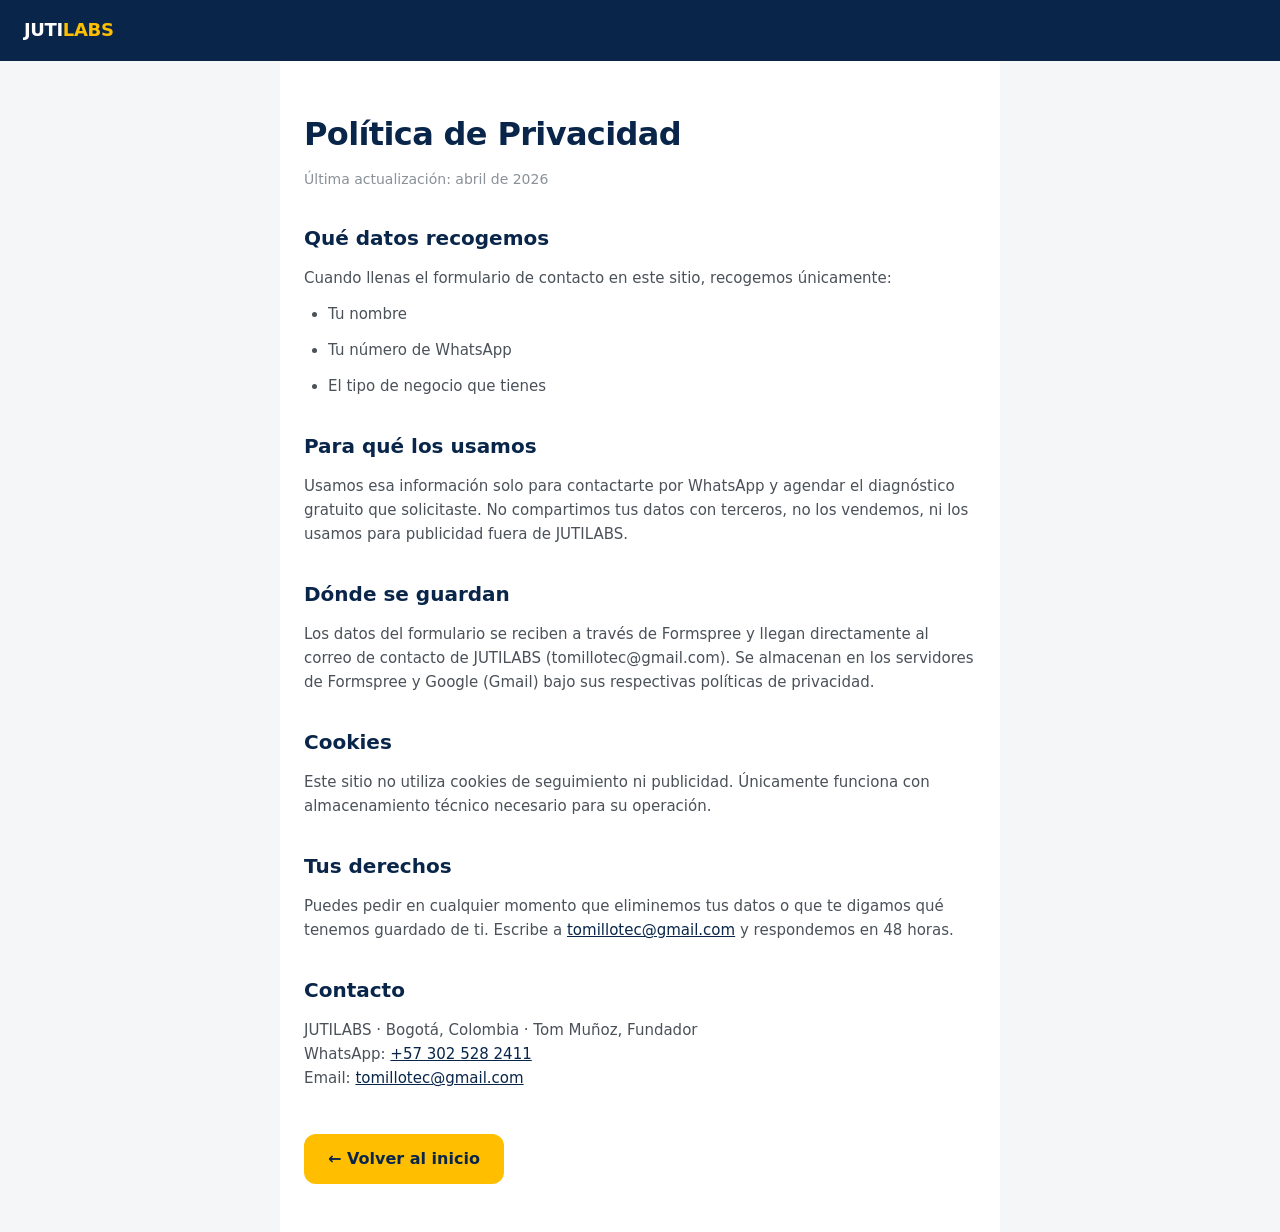
<file: public/privacidad.html>
<!doctype html>
<html lang="es">
  <head>
    <meta charset="UTF-8" />
    <meta name="viewport" content="width=device-width, initial-scale=1.0" />
    <meta name="theme-color" content="#09264A" />
    <meta name="robots" content="noindex" />
    <title>Política de Privacidad — JUTILABS</title>
    <link rel="icon" type="image/svg+xml" href="/favicon.svg" />
    <style>
      :root { --navy:#09264A; --amber:#FFBF00; --gray-900:#1C2228; --gray-500:#8A9197; --gray-200:#E8EAED; }
      * { box-sizing: border-box; margin: 0; padding: 0; }
      body { font-family: 'Inter', system-ui, sans-serif; color: var(--gray-900); background: #F5F6F7; line-height: 1.6; }
      header { background: var(--navy); padding: 16px 24px; }
      header a { color: white; text-decoration: none; font-weight: 700; font-size: 18px; letter-spacing: -0.02em; }
      header a span { color: var(--amber); }
      main { max-width: 720px; margin: 0 auto; padding: 48px 24px; background: white; }
      h1 { font-size: 32px; color: var(--navy); margin-bottom: 8px; letter-spacing: -0.02em; }
      .updated { color: var(--gray-500); font-size: 14px; margin-bottom: 32px; }
      h2 { font-size: 20px; color: var(--navy); margin: 32px 0 12px; }
      p, li { color: #4A5159; font-size: 15px; margin-bottom: 12px; }
      ul { padding-left: 24px; }
      a { color: var(--navy); }
      .back { display: inline-block; margin-top: 32px; padding: 12px 24px; background: var(--amber); color: var(--navy); text-decoration: none; border-radius: 12px; font-weight: 700; }
    </style>
  </head>
  <body>
    <header><a href="/">JUTI<span>LABS</span></a></header>
    <main>
      <h1>Política de Privacidad</h1>
      <p class="updated">Última actualización: abril de 2026</p>

      <h2>Qué datos recogemos</h2>
      <p>Cuando llenas el formulario de contacto en este sitio, recogemos únicamente:</p>
      <ul>
        <li>Tu nombre</li>
        <li>Tu número de WhatsApp</li>
        <li>El tipo de negocio que tienes</li>
      </ul>

      <h2>Para qué los usamos</h2>
      <p>Usamos esa información solo para contactarte por WhatsApp y agendar el diagnóstico gratuito que solicitaste. No compartimos tus datos con terceros, no los vendemos, ni los usamos para publicidad fuera de JUTILABS.</p>

      <h2>Dónde se guardan</h2>
      <p>Los datos del formulario se reciben a través de Formspree y llegan directamente al correo de contacto de JUTILABS (tomillotec@gmail.com). Se almacenan en los servidores de Formspree y Google (Gmail) bajo sus respectivas políticas de privacidad.</p>

      <h2>Cookies</h2>
      <p>Este sitio no utiliza cookies de seguimiento ni publicidad. Únicamente funciona con almacenamiento técnico necesario para su operación.</p>

      <h2>Tus derechos</h2>
      <p>Puedes pedir en cualquier momento que eliminemos tus datos o que te digamos qué tenemos guardado de ti. Escribe a <a href="mailto:tomillotec@gmail.com">tomillotec@gmail.com</a> y respondemos en 48 horas.</p>

      <h2>Contacto</h2>
      <p>JUTILABS · Bogotá, Colombia · Tom Muñoz, Fundador<br>
      WhatsApp: <a href="https://wa.me/573025282411">+57 302 528 2411</a><br>
      Email: <a href="mailto:tomillotec@gmail.com">tomillotec@gmail.com</a></p>

      <a href="/" class="back">← Volver al inicio</a>
    </main>
  </body>
</html>
</file>
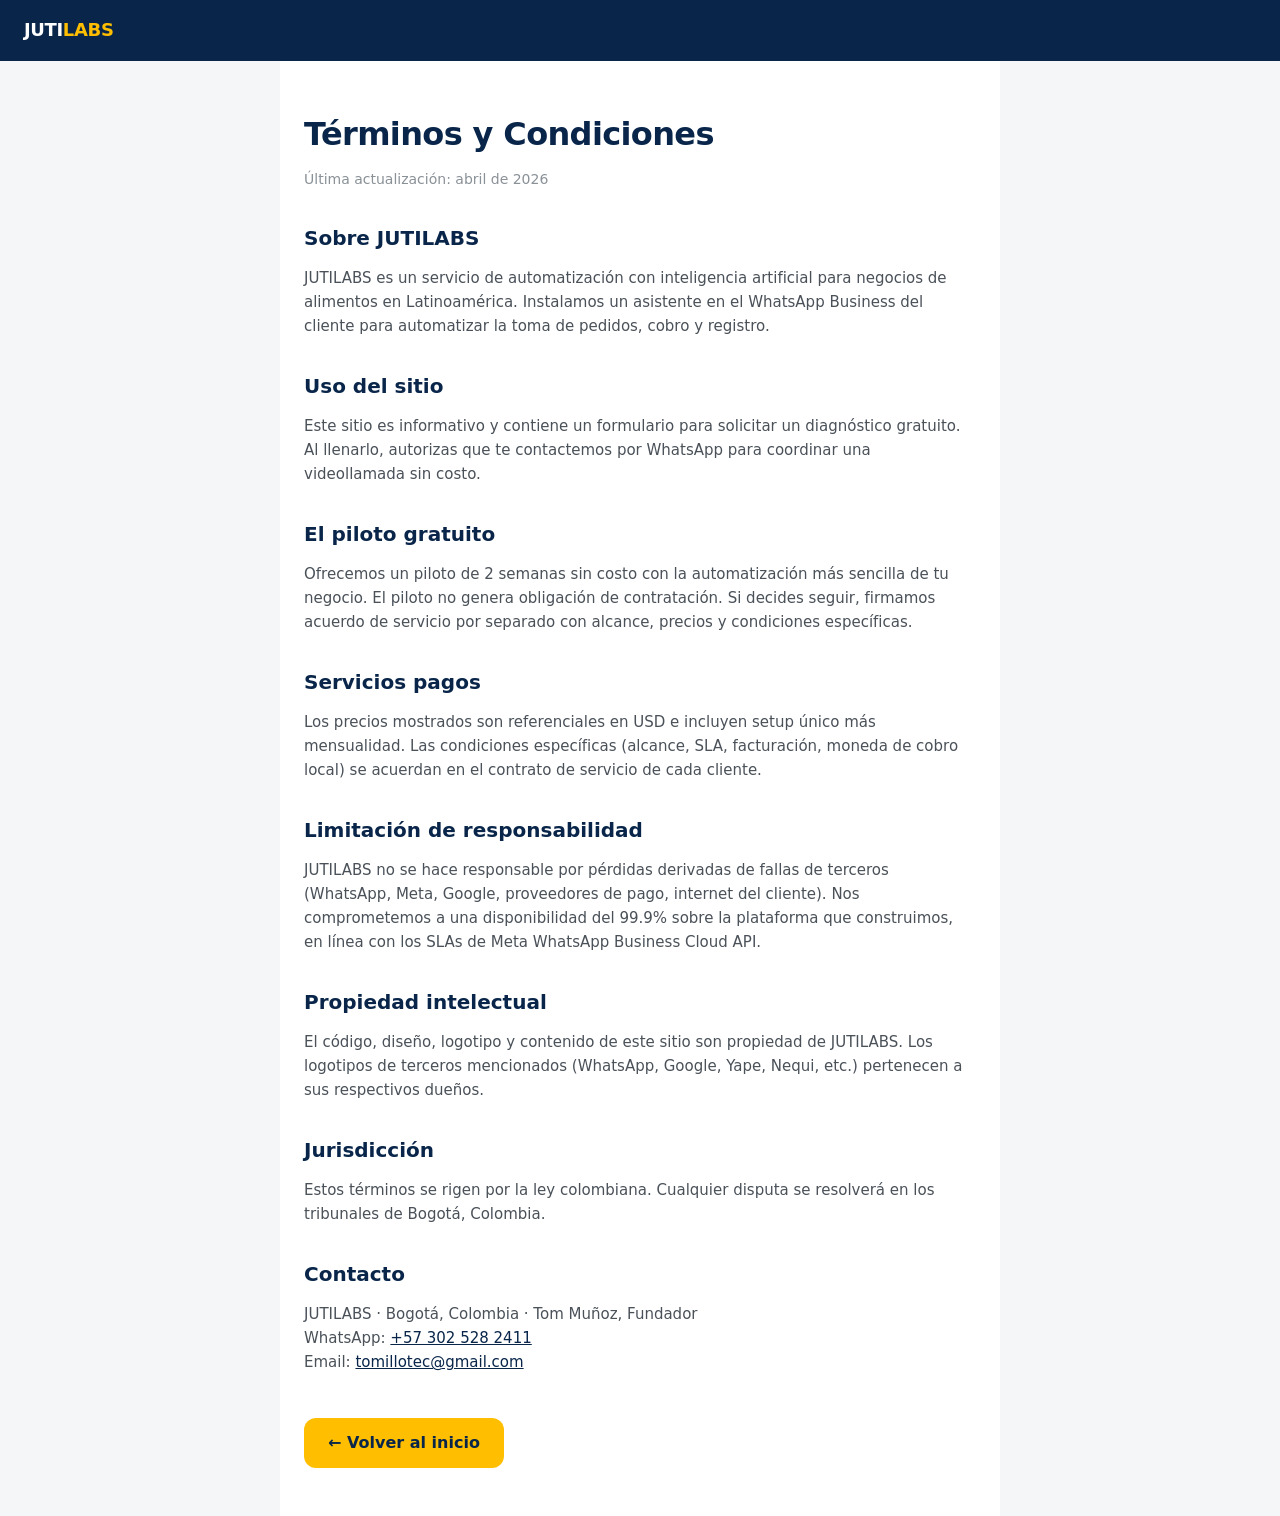
<file: public/terminos.html>
<!doctype html>
<html lang="es">
  <head>
    <meta charset="UTF-8" />
    <meta name="viewport" content="width=device-width, initial-scale=1.0" />
    <meta name="theme-color" content="#09264A" />
    <meta name="robots" content="noindex" />
    <title>Términos y Condiciones — JUTILABS</title>
    <link rel="icon" type="image/svg+xml" href="/favicon.svg" />
    <style>
      :root { --navy:#09264A; --amber:#FFBF00; --gray-900:#1C2228; --gray-500:#8A9197; --gray-200:#E8EAED; }
      * { box-sizing: border-box; margin: 0; padding: 0; }
      body { font-family: 'Inter', system-ui, sans-serif; color: var(--gray-900); background: #F5F6F7; line-height: 1.6; }
      header { background: var(--navy); padding: 16px 24px; }
      header a { color: white; text-decoration: none; font-weight: 700; font-size: 18px; letter-spacing: -0.02em; }
      header a span { color: var(--amber); }
      main { max-width: 720px; margin: 0 auto; padding: 48px 24px; background: white; }
      h1 { font-size: 32px; color: var(--navy); margin-bottom: 8px; letter-spacing: -0.02em; }
      .updated { color: var(--gray-500); font-size: 14px; margin-bottom: 32px; }
      h2 { font-size: 20px; color: var(--navy); margin: 32px 0 12px; }
      p, li { color: #4A5159; font-size: 15px; margin-bottom: 12px; }
      ul { padding-left: 24px; }
      a { color: var(--navy); }
      .back { display: inline-block; margin-top: 32px; padding: 12px 24px; background: var(--amber); color: var(--navy); text-decoration: none; border-radius: 12px; font-weight: 700; }
    </style>
  </head>
  <body>
    <header><a href="/">JUTI<span>LABS</span></a></header>
    <main>
      <h1>Términos y Condiciones</h1>
      <p class="updated">Última actualización: abril de 2026</p>

      <h2>Sobre JUTILABS</h2>
      <p>JUTILABS es un servicio de automatización con inteligencia artificial para negocios de alimentos en Latinoamérica. Instalamos un asistente en el WhatsApp Business del cliente para automatizar la toma de pedidos, cobro y registro.</p>

      <h2>Uso del sitio</h2>
      <p>Este sitio es informativo y contiene un formulario para solicitar un diagnóstico gratuito. Al llenarlo, autorizas que te contactemos por WhatsApp para coordinar una videollamada sin costo.</p>

      <h2>El piloto gratuito</h2>
      <p>Ofrecemos un piloto de 2 semanas sin costo con la automatización más sencilla de tu negocio. El piloto no genera obligación de contratación. Si decides seguir, firmamos acuerdo de servicio por separado con alcance, precios y condiciones específicas.</p>

      <h2>Servicios pagos</h2>
      <p>Los precios mostrados son referenciales en USD e incluyen setup único más mensualidad. Las condiciones específicas (alcance, SLA, facturación, moneda de cobro local) se acuerdan en el contrato de servicio de cada cliente.</p>

      <h2>Limitación de responsabilidad</h2>
      <p>JUTILABS no se hace responsable por pérdidas derivadas de fallas de terceros (WhatsApp, Meta, Google, proveedores de pago, internet del cliente). Nos comprometemos a una disponibilidad del 99.9% sobre la plataforma que construimos, en línea con los SLAs de Meta WhatsApp Business Cloud API.</p>

      <h2>Propiedad intelectual</h2>
      <p>El código, diseño, logotipo y contenido de este sitio son propiedad de JUTILABS. Los logotipos de terceros mencionados (WhatsApp, Google, Yape, Nequi, etc.) pertenecen a sus respectivos dueños.</p>

      <h2>Jurisdicción</h2>
      <p>Estos términos se rigen por la ley colombiana. Cualquier disputa se resolverá en los tribunales de Bogotá, Colombia.</p>

      <h2>Contacto</h2>
      <p>JUTILABS · Bogotá, Colombia · Tom Muñoz, Fundador<br>
      WhatsApp: <a href="https://wa.me/573025282411">+57 302 528 2411</a><br>
      Email: <a href="mailto:tomillotec@gmail.com">tomillotec@gmail.com</a></p>

      <a href="/" class="back">← Volver al inicio</a>
    </main>
  </body>
</html>
</file>
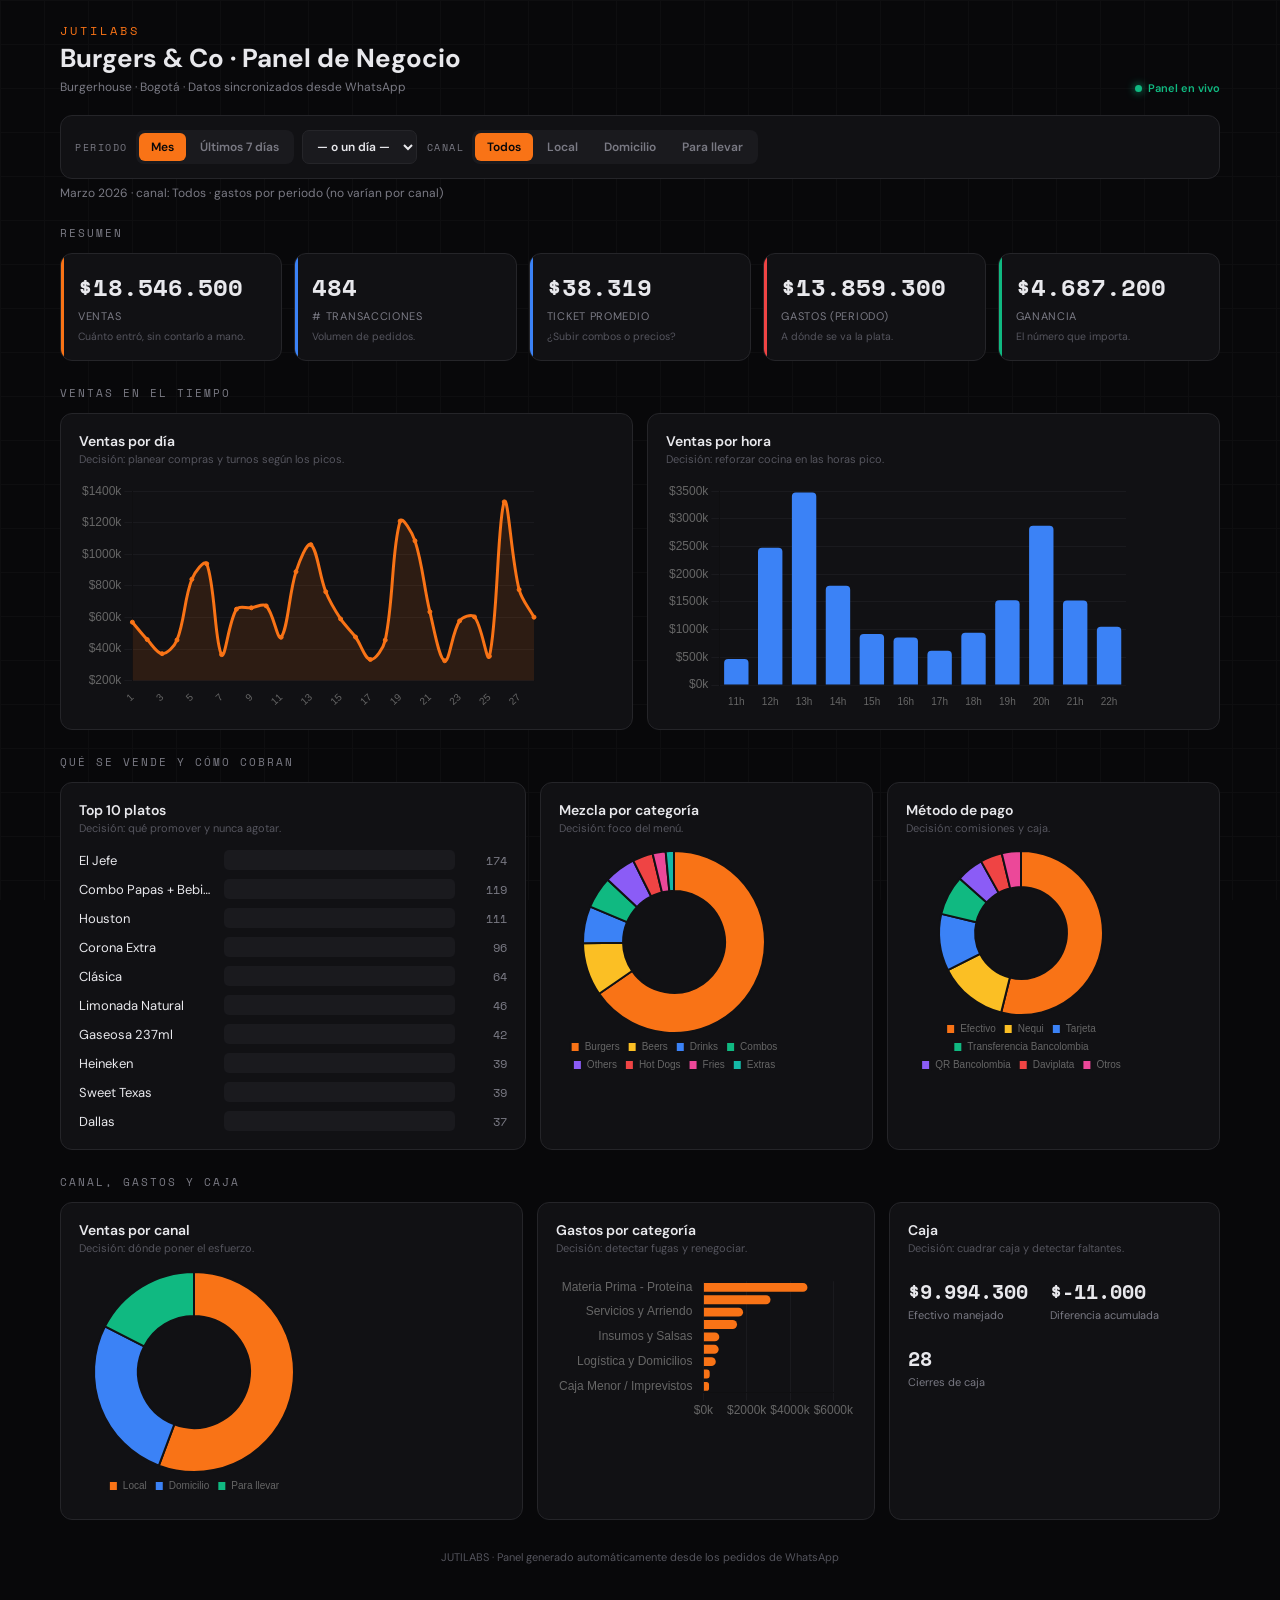
<file: public/demos/panel.html>
<!DOCTYPE html>
<html lang="es"><head><meta charset="UTF-8"><meta name="viewport" content="width=device-width,initial-scale=1.0">
<title>Burgers &amp; Co · Panel de Negocio</title>
<script>/*!
 * Chart.js v4.4.1
 * https://www.chartjs.org
 * (c) 2023 Chart.js Contributors
 * Released under the MIT License
 */
!function(t,e){"object"==typeof exports&&"undefined"!=typeof module?module.exports=e():"function"==typeof define&&define.amd?define(e):(t="undefined"!=typeof globalThis?globalThis:t||self).Chart=e()}(this,(function(){"use strict";var t=Object.freeze({__proto__:null,get Colors(){return Go},get Decimation(){return Qo},get Filler(){return ma},get Legend(){return ya},get SubTitle(){return ka},get Title(){return Ma},get Tooltip(){return Ba}});function e(){}const i=(()=>{let t=0;return()=>t++})();function s(t){return null==t}function n(t){if(Array.isArray&&Array.isArray(t))return!0;const e=Object.prototype.toString.call(t);return"[object"===e.slice(0,7)&&"Array]"===e.slice(-6)}function o(t){return null!==t&&"[object Object]"===Object.prototype.toString.call(t)}function a(t){return("number"==typeof t||t instanceof Number)&&isFinite(+t)}function r(t,e){return a(t)?t:e}function l(t,e){return void 0===t?e:t}const h=(t,e)=>"string"==typeof t&&t.endsWith("%")?parseFloat(t)/100:+t/e,c=(t,e)=>"string"==typeof t&&t.endsWith("%")?parseFloat(t)/100*e:+t;function d(t,e,i){if(t&&"function"==typeof t.call)return t.apply(i,e)}function u(t,e,i,s){let a,r,l;if(n(t))if(r=t.length,s)for(a=r-1;a>=0;a--)e.call(i,t[a],a);else for(a=0;a<r;a++)e.call(i,t[a],a);else if(o(t))for(l=Object.keys(t),r=l.length,a=0;a<r;a++)e.call(i,t[l[a]],l[a])}function f(t,e){let i,s,n,o;if(!t||!e||t.length!==e.length)return!1;for(i=0,s=t.length;i<s;++i)if(n=t[i],o=e[i],n.datasetIndex!==o.datasetIndex||n.index!==o.index)return!1;return!0}function g(t){if(n(t))return t.map(g);if(o(t)){const e=Object.create(null),i=Object.keys(t),s=i.length;let n=0;for(;n<s;++n)e[i[n]]=g(t[i[n]]);return e}return t}function p(t){return-1===["__proto__","prototype","constructor"].indexOf(t)}function m(t,e,i,s){if(!p(t))return;const n=e[t],a=i[t];o(n)&&o(a)?b(n,a,s):e[t]=g(a)}function b(t,e,i){const s=n(e)?e:[e],a=s.length;if(!o(t))return t;const r=(i=i||{}).merger||m;let l;for(let e=0;e<a;++e){if(l=s[e],!o(l))continue;const n=Object.keys(l);for(let e=0,s=n.length;e<s;++e)r(n[e],t,l,i)}return t}function x(t,e){return b(t,e,{merger:_})}function _(t,e,i){if(!p(t))return;const s=e[t],n=i[t];o(s)&&o(n)?x(s,n):Object.prototype.hasOwnProperty.call(e,t)||(e[t]=g(n))}const y={"":t=>t,x:t=>t.x,y:t=>t.y};function v(t){const e=t.split("."),i=[];let s="";for(const t of e)s+=t,s.endsWith("\\")?s=s.slice(0,-1)+".":(i.push(s),s="");return i}function M(t,e){const i=y[e]||(y[e]=function(t){const e=v(t);return t=>{for(const i of e){if(""===i)break;t=t&&t[i]}return t}}(e));return i(t)}function w(t){return t.charAt(0).toUpperCase()+t.slice(1)}const k=t=>void 0!==t,S=t=>"function"==typeof t,P=(t,e)=>{if(t.size!==e.size)return!1;for(const i of t)if(!e.has(i))return!1;return!0};function D(t){return"mouseup"===t.type||"click"===t.type||"contextmenu"===t.type}const C=Math.PI,O=2*C,A=O+C,T=Number.POSITIVE_INFINITY,L=C/180,E=C/2,R=C/4,I=2*C/3,z=Math.log10,F=Math.sign;function V(t,e,i){return Math.abs(t-e)<i}function B(t){const e=Math.round(t);t=V(t,e,t/1e3)?e:t;const i=Math.pow(10,Math.floor(z(t))),s=t/i;return(s<=1?1:s<=2?2:s<=5?5:10)*i}function W(t){const e=[],i=Math.sqrt(t);let s;for(s=1;s<i;s++)t%s==0&&(e.push(s),e.push(t/s));return i===(0|i)&&e.push(i),e.sort(((t,e)=>t-e)).pop(),e}function N(t){return!isNaN(parseFloat(t))&&isFinite(t)}function H(t,e){const i=Math.round(t);return i-e<=t&&i+e>=t}function j(t,e,i){let s,n,o;for(s=0,n=t.length;s<n;s++)o=t[s][i],isNaN(o)||(e.min=Math.min(e.min,o),e.max=Math.max(e.max,o))}function $(t){return t*(C/180)}function Y(t){return t*(180/C)}function U(t){if(!a(t))return;let e=1,i=0;for(;Math.round(t*e)/e!==t;)e*=10,i++;return i}function X(t,e){const i=e.x-t.x,s=e.y-t.y,n=Math.sqrt(i*i+s*s);let o=Math.atan2(s,i);return o<-.5*C&&(o+=O),{angle:o,distance:n}}function q(t,e){return Math.sqrt(Math.pow(e.x-t.x,2)+Math.pow(e.y-t.y,2))}function K(t,e){return(t-e+A)%O-C}function G(t){return(t%O+O)%O}function Z(t,e,i,s){const n=G(t),o=G(e),a=G(i),r=G(o-n),l=G(a-n),h=G(n-o),c=G(n-a);return n===o||n===a||s&&o===a||r>l&&h<c}function J(t,e,i){return Math.max(e,Math.min(i,t))}function Q(t){return J(t,-32768,32767)}function tt(t,e,i,s=1e-6){return t>=Math.min(e,i)-s&&t<=Math.max(e,i)+s}function et(t,e,i){i=i||(i=>t[i]<e);let s,n=t.length-1,o=0;for(;n-o>1;)s=o+n>>1,i(s)?o=s:n=s;return{lo:o,hi:n}}const it=(t,e,i,s)=>et(t,i,s?s=>{const n=t[s][e];return n<i||n===i&&t[s+1][e]===i}:s=>t[s][e]<i),st=(t,e,i)=>et(t,i,(s=>t[s][e]>=i));function nt(t,e,i){let s=0,n=t.length;for(;s<n&&t[s]<e;)s++;for(;n>s&&t[n-1]>i;)n--;return s>0||n<t.length?t.slice(s,n):t}const ot=["push","pop","shift","splice","unshift"];function at(t,e){t._chartjs?t._chartjs.listeners.push(e):(Object.defineProperty(t,"_chartjs",{configurable:!0,enumerable:!1,value:{listeners:[e]}}),ot.forEach((e=>{const i="_onData"+w(e),s=t[e];Object.defineProperty(t,e,{configurable:!0,enumerable:!1,value(...e){const n=s.apply(this,e);return t._chartjs.listeners.forEach((t=>{"function"==typeof t[i]&&t[i](...e)})),n}})})))}function rt(t,e){const i=t._chartjs;if(!i)return;const s=i.listeners,n=s.indexOf(e);-1!==n&&s.splice(n,1),s.length>0||(ot.forEach((e=>{delete t[e]})),delete t._chartjs)}function lt(t){const e=new Set(t);return e.size===t.length?t:Array.from(e)}const ht="undefined"==typeof window?function(t){return t()}:window.requestAnimationFrame;function ct(t,e){let i=[],s=!1;return function(...n){i=n,s||(s=!0,ht.call(window,(()=>{s=!1,t.apply(e,i)})))}}function dt(t,e){let i;return function(...s){return e?(clearTimeout(i),i=setTimeout(t,e,s)):t.apply(this,s),e}}const ut=t=>"start"===t?"left":"end"===t?"right":"center",ft=(t,e,i)=>"start"===t?e:"end"===t?i:(e+i)/2,gt=(t,e,i,s)=>t===(s?"left":"right")?i:"center"===t?(e+i)/2:e;function pt(t,e,i){const s=e.length;let n=0,o=s;if(t._sorted){const{iScale:a,_parsed:r}=t,l=a.axis,{min:h,max:c,minDefined:d,maxDefined:u}=a.getUserBounds();d&&(n=J(Math.min(it(r,l,h).lo,i?s:it(e,l,a.getPixelForValue(h)).lo),0,s-1)),o=u?J(Math.max(it(r,a.axis,c,!0).hi+1,i?0:it(e,l,a.getPixelForValue(c),!0).hi+1),n,s)-n:s-n}return{start:n,count:o}}function mt(t){const{xScale:e,yScale:i,_scaleRanges:s}=t,n={xmin:e.min,xmax:e.max,ymin:i.min,ymax:i.max};if(!s)return t._scaleRanges=n,!0;const o=s.xmin!==e.min||s.xmax!==e.max||s.ymin!==i.min||s.ymax!==i.max;return Object.assign(s,n),o}class bt{constructor(){this._request=null,this._charts=new Map,this._running=!1,this._lastDate=void 0}_notify(t,e,i,s){const n=e.listeners[s],o=e.duration;n.forEach((s=>s({chart:t,initial:e.initial,numSteps:o,currentStep:Math.min(i-e.start,o)})))}_refresh(){this._request||(this._running=!0,this._request=ht.call(window,(()=>{this._update(),this._request=null,this._running&&this._refresh()})))}_update(t=Date.now()){let e=0;this._charts.forEach(((i,s)=>{if(!i.running||!i.items.length)return;const n=i.items;let o,a=n.length-1,r=!1;for(;a>=0;--a)o=n[a],o._active?(o._total>i.duration&&(i.duration=o._total),o.tick(t),r=!0):(n[a]=n[n.length-1],n.pop());r&&(s.draw(),this._notify(s,i,t,"progress")),n.length||(i.running=!1,this._notify(s,i,t,"complete"),i.initial=!1),e+=n.length})),this._lastDate=t,0===e&&(this._running=!1)}_getAnims(t){const e=this._charts;let i=e.get(t);return i||(i={running:!1,initial:!0,items:[],listeners:{complete:[],progress:[]}},e.set(t,i)),i}listen(t,e,i){this._getAnims(t).listeners[e].push(i)}add(t,e){e&&e.length&&this._getAnims(t).items.push(...e)}has(t){return this._getAnims(t).items.length>0}start(t){const e=this._charts.get(t);e&&(e.running=!0,e.start=Date.now(),e.duration=e.items.reduce(((t,e)=>Math.max(t,e._duration)),0),this._refresh())}running(t){if(!this._running)return!1;const e=this._charts.get(t);return!!(e&&e.running&&e.items.length)}stop(t){const e=this._charts.get(t);if(!e||!e.items.length)return;const i=e.items;let s=i.length-1;for(;s>=0;--s)i[s].cancel();e.items=[],this._notify(t,e,Date.now(),"complete")}remove(t){return this._charts.delete(t)}}var xt=new bt;
/*!
 * @kurkle/color v0.3.2
 * https://github.com/kurkle/color#readme
 * (c) 2023 Jukka Kurkela
 * Released under the MIT License
 */function _t(t){return t+.5|0}const yt=(t,e,i)=>Math.max(Math.min(t,i),e);function vt(t){return yt(_t(2.55*t),0,255)}function Mt(t){return yt(_t(255*t),0,255)}function wt(t){return yt(_t(t/2.55)/100,0,1)}function kt(t){return yt(_t(100*t),0,100)}const St={0:0,1:1,2:2,3:3,4:4,5:5,6:6,7:7,8:8,9:9,A:10,B:11,C:12,D:13,E:14,F:15,a:10,b:11,c:12,d:13,e:14,f:15},Pt=[..."0123456789ABCDEF"],Dt=t=>Pt[15&t],Ct=t=>Pt[(240&t)>>4]+Pt[15&t],Ot=t=>(240&t)>>4==(15&t);function At(t){var e=(t=>Ot(t.r)&&Ot(t.g)&&Ot(t.b)&&Ot(t.a))(t)?Dt:Ct;return t?"#"+e(t.r)+e(t.g)+e(t.b)+((t,e)=>t<255?e(t):"")(t.a,e):void 0}const Tt=/^(hsla?|hwb|hsv)\(\s*([-+.e\d]+)(?:deg)?[\s,]+([-+.e\d]+)%[\s,]+([-+.e\d]+)%(?:[\s,]+([-+.e\d]+)(%)?)?\s*\)$/;function Lt(t,e,i){const s=e*Math.min(i,1-i),n=(e,n=(e+t/30)%12)=>i-s*Math.max(Math.min(n-3,9-n,1),-1);return[n(0),n(8),n(4)]}function Et(t,e,i){const s=(s,n=(s+t/60)%6)=>i-i*e*Math.max(Math.min(n,4-n,1),0);return[s(5),s(3),s(1)]}function Rt(t,e,i){const s=Lt(t,1,.5);let n;for(e+i>1&&(n=1/(e+i),e*=n,i*=n),n=0;n<3;n++)s[n]*=1-e-i,s[n]+=e;return s}function It(t){const e=t.r/255,i=t.g/255,s=t.b/255,n=Math.max(e,i,s),o=Math.min(e,i,s),a=(n+o)/2;let r,l,h;return n!==o&&(h=n-o,l=a>.5?h/(2-n-o):h/(n+o),r=function(t,e,i,s,n){return t===n?(e-i)/s+(e<i?6:0):e===n?(i-t)/s+2:(t-e)/s+4}(e,i,s,h,n),r=60*r+.5),[0|r,l||0,a]}function zt(t,e,i,s){return(Array.isArray(e)?t(e[0],e[1],e[2]):t(e,i,s)).map(Mt)}function Ft(t,e,i){return zt(Lt,t,e,i)}function Vt(t){return(t%360+360)%360}function Bt(t){const e=Tt.exec(t);let i,s=255;if(!e)return;e[5]!==i&&(s=e[6]?vt(+e[5]):Mt(+e[5]));const n=Vt(+e[2]),o=+e[3]/100,a=+e[4]/100;return i="hwb"===e[1]?function(t,e,i){return zt(Rt,t,e,i)}(n,o,a):"hsv"===e[1]?function(t,e,i){return zt(Et,t,e,i)}(n,o,a):Ft(n,o,a),{r:i[0],g:i[1],b:i[2],a:s}}const Wt={x:"dark",Z:"light",Y:"re",X:"blu",W:"gr",V:"medium",U:"slate",A:"ee",T:"ol",S:"or",B:"ra",C:"lateg",D:"ights",R:"in",Q:"turquois",E:"hi",P:"ro",O:"al",N:"le",M:"de",L:"yello",F:"en",K:"ch",G:"arks",H:"ea",I:"ightg",J:"wh"},Nt={OiceXe:"f0f8ff",antiquewEte:"faebd7",aqua:"ffff",aquamarRe:"7fffd4",azuY:"f0ffff",beige:"f5f5dc",bisque:"ffe4c4",black:"0",blanKedOmond:"ffebcd",Xe:"ff",XeviTet:"8a2be2",bPwn:"a52a2a",burlywood:"deb887",caMtXe:"5f9ea0",KartYuse:"7fff00",KocTate:"d2691e",cSO:"ff7f50",cSnflowerXe:"6495ed",cSnsilk:"fff8dc",crimson:"dc143c",cyan:"ffff",xXe:"8b",xcyan:"8b8b",xgTMnPd:"b8860b",xWay:"a9a9a9",xgYF:"6400",xgYy:"a9a9a9",xkhaki:"bdb76b",xmagFta:"8b008b",xTivegYF:"556b2f",xSange:"ff8c00",xScEd:"9932cc",xYd:"8b0000",xsOmon:"e9967a",xsHgYF:"8fbc8f",xUXe:"483d8b",xUWay:"2f4f4f",xUgYy:"2f4f4f",xQe:"ced1",xviTet:"9400d3",dAppRk:"ff1493",dApskyXe:"bfff",dimWay:"696969",dimgYy:"696969",dodgerXe:"1e90ff",fiYbrick:"b22222",flSOwEte:"fffaf0",foYstWAn:"228b22",fuKsia:"ff00ff",gaRsbSo:"dcdcdc",ghostwEte:"f8f8ff",gTd:"ffd700",gTMnPd:"daa520",Way:"808080",gYF:"8000",gYFLw:"adff2f",gYy:"808080",honeyMw:"f0fff0",hotpRk:"ff69b4",RdianYd:"cd5c5c",Rdigo:"4b0082",ivSy:"fffff0",khaki:"f0e68c",lavFMr:"e6e6fa",lavFMrXsh:"fff0f5",lawngYF:"7cfc00",NmoncEffon:"fffacd",ZXe:"add8e6",ZcSO:"f08080",Zcyan:"e0ffff",ZgTMnPdLw:"fafad2",ZWay:"d3d3d3",ZgYF:"90ee90",ZgYy:"d3d3d3",ZpRk:"ffb6c1",ZsOmon:"ffa07a",ZsHgYF:"20b2aa",ZskyXe:"87cefa",ZUWay:"778899",ZUgYy:"778899",ZstAlXe:"b0c4de",ZLw:"ffffe0",lime:"ff00",limegYF:"32cd32",lRF:"faf0e6",magFta:"ff00ff",maPon:"800000",VaquamarRe:"66cdaa",VXe:"cd",VScEd:"ba55d3",VpurpN:"9370db",VsHgYF:"3cb371",VUXe:"7b68ee",VsprRggYF:"fa9a",VQe:"48d1cc",VviTetYd:"c71585",midnightXe:"191970",mRtcYam:"f5fffa",mistyPse:"ffe4e1",moccasR:"ffe4b5",navajowEte:"ffdead",navy:"80",Tdlace:"fdf5e6",Tive:"808000",TivedBb:"6b8e23",Sange:"ffa500",SangeYd:"ff4500",ScEd:"da70d6",pOegTMnPd:"eee8aa",pOegYF:"98fb98",pOeQe:"afeeee",pOeviTetYd:"db7093",papayawEp:"ffefd5",pHKpuff:"ffdab9",peru:"cd853f",pRk:"ffc0cb",plum:"dda0dd",powMrXe:"b0e0e6",purpN:"800080",YbeccapurpN:"663399",Yd:"ff0000",Psybrown:"bc8f8f",PyOXe:"4169e1",saddNbPwn:"8b4513",sOmon:"fa8072",sandybPwn:"f4a460",sHgYF:"2e8b57",sHshell:"fff5ee",siFna:"a0522d",silver:"c0c0c0",skyXe:"87ceeb",UXe:"6a5acd",UWay:"708090",UgYy:"708090",snow:"fffafa",sprRggYF:"ff7f",stAlXe:"4682b4",tan:"d2b48c",teO:"8080",tEstN:"d8bfd8",tomato:"ff6347",Qe:"40e0d0",viTet:"ee82ee",JHt:"f5deb3",wEte:"ffffff",wEtesmoke:"f5f5f5",Lw:"ffff00",LwgYF:"9acd32"};let Ht;function jt(t){Ht||(Ht=function(){const t={},e=Object.keys(Nt),i=Object.keys(Wt);let s,n,o,a,r;for(s=0;s<e.length;s++){for(a=r=e[s],n=0;n<i.length;n++)o=i[n],r=r.replace(o,Wt[o]);o=parseInt(Nt[a],16),t[r]=[o>>16&255,o>>8&255,255&o]}return t}(),Ht.transparent=[0,0,0,0]);const e=Ht[t.toLowerCase()];return e&&{r:e[0],g:e[1],b:e[2],a:4===e.length?e[3]:255}}const $t=/^rgba?\(\s*([-+.\d]+)(%)?[\s,]+([-+.e\d]+)(%)?[\s,]+([-+.e\d]+)(%)?(?:[\s,/]+([-+.e\d]+)(%)?)?\s*\)$/;const Yt=t=>t<=.0031308?12.92*t:1.055*Math.pow(t,1/2.4)-.055,Ut=t=>t<=.04045?t/12.92:Math.pow((t+.055)/1.055,2.4);function Xt(t,e,i){if(t){let s=It(t);s[e]=Math.max(0,Math.min(s[e]+s[e]*i,0===e?360:1)),s=Ft(s),t.r=s[0],t.g=s[1],t.b=s[2]}}function qt(t,e){return t?Object.assign(e||{},t):t}function Kt(t){var e={r:0,g:0,b:0,a:255};return Array.isArray(t)?t.length>=3&&(e={r:t[0],g:t[1],b:t[2],a:255},t.length>3&&(e.a=Mt(t[3]))):(e=qt(t,{r:0,g:0,b:0,a:1})).a=Mt(e.a),e}function Gt(t){return"r"===t.charAt(0)?function(t){const e=$t.exec(t);let i,s,n,o=255;if(e){if(e[7]!==i){const t=+e[7];o=e[8]?vt(t):yt(255*t,0,255)}return i=+e[1],s=+e[3],n=+e[5],i=255&(e[2]?vt(i):yt(i,0,255)),s=255&(e[4]?vt(s):yt(s,0,255)),n=255&(e[6]?vt(n):yt(n,0,255)),{r:i,g:s,b:n,a:o}}}(t):Bt(t)}class Zt{constructor(t){if(t instanceof Zt)return t;const e=typeof t;let i;var s,n,o;"object"===e?i=Kt(t):"string"===e&&(o=(s=t).length,"#"===s[0]&&(4===o||5===o?n={r:255&17*St[s[1]],g:255&17*St[s[2]],b:255&17*St[s[3]],a:5===o?17*St[s[4]]:255}:7!==o&&9!==o||(n={r:St[s[1]]<<4|St[s[2]],g:St[s[3]]<<4|St[s[4]],b:St[s[5]]<<4|St[s[6]],a:9===o?St[s[7]]<<4|St[s[8]]:255})),i=n||jt(t)||Gt(t)),this._rgb=i,this._valid=!!i}get valid(){return this._valid}get rgb(){var t=qt(this._rgb);return t&&(t.a=wt(t.a)),t}set rgb(t){this._rgb=Kt(t)}rgbString(){return this._valid?(t=this._rgb)&&(t.a<255?`rgba(${t.r}, ${t.g}, ${t.b}, ${wt(t.a)})`:`rgb(${t.r}, ${t.g}, ${t.b})`):void 0;var t}hexString(){return this._valid?At(this._rgb):void 0}hslString(){return this._valid?function(t){if(!t)return;const e=It(t),i=e[0],s=kt(e[1]),n=kt(e[2]);return t.a<255?`hsla(${i}, ${s}%, ${n}%, ${wt(t.a)})`:`hsl(${i}, ${s}%, ${n}%)`}(this._rgb):void 0}mix(t,e){if(t){const i=this.rgb,s=t.rgb;let n;const o=e===n?.5:e,a=2*o-1,r=i.a-s.a,l=((a*r==-1?a:(a+r)/(1+a*r))+1)/2;n=1-l,i.r=255&l*i.r+n*s.r+.5,i.g=255&l*i.g+n*s.g+.5,i.b=255&l*i.b+n*s.b+.5,i.a=o*i.a+(1-o)*s.a,this.rgb=i}return this}interpolate(t,e){return t&&(this._rgb=function(t,e,i){const s=Ut(wt(t.r)),n=Ut(wt(t.g)),o=Ut(wt(t.b));return{r:Mt(Yt(s+i*(Ut(wt(e.r))-s))),g:Mt(Yt(n+i*(Ut(wt(e.g))-n))),b:Mt(Yt(o+i*(Ut(wt(e.b))-o))),a:t.a+i*(e.a-t.a)}}(this._rgb,t._rgb,e)),this}clone(){return new Zt(this.rgb)}alpha(t){return this._rgb.a=Mt(t),this}clearer(t){return this._rgb.a*=1-t,this}greyscale(){const t=this._rgb,e=_t(.3*t.r+.59*t.g+.11*t.b);return t.r=t.g=t.b=e,this}opaquer(t){return this._rgb.a*=1+t,this}negate(){const t=this._rgb;return t.r=255-t.r,t.g=255-t.g,t.b=255-t.b,this}lighten(t){return Xt(this._rgb,2,t),this}darken(t){return Xt(this._rgb,2,-t),this}saturate(t){return Xt(this._rgb,1,t),this}desaturate(t){return Xt(this._rgb,1,-t),this}rotate(t){return function(t,e){var i=It(t);i[0]=Vt(i[0]+e),i=Ft(i),t.r=i[0],t.g=i[1],t.b=i[2]}(this._rgb,t),this}}function Jt(t){if(t&&"object"==typeof t){const e=t.toString();return"[object CanvasPattern]"===e||"[object CanvasGradient]"===e}return!1}function Qt(t){return Jt(t)?t:new Zt(t)}function te(t){return Jt(t)?t:new Zt(t).saturate(.5).darken(.1).hexString()}const ee=["x","y","borderWidth","radius","tension"],ie=["color","borderColor","backgroundColor"];const se=new Map;function ne(t,e,i){return function(t,e){e=e||{};const i=t+JSON.stringify(e);let s=se.get(i);return s||(s=new Intl.NumberFormat(t,e),se.set(i,s)),s}(e,i).format(t)}const oe={values:t=>n(t)?t:""+t,numeric(t,e,i){if(0===t)return"0";const s=this.chart.options.locale;let n,o=t;if(i.length>1){const e=Math.max(Math.abs(i[0].value),Math.abs(i[i.length-1].value));(e<1e-4||e>1e15)&&(n="scientific"),o=function(t,e){let i=e.length>3?e[2].value-e[1].value:e[1].value-e[0].value;Math.abs(i)>=1&&t!==Math.floor(t)&&(i=t-Math.floor(t));return i}(t,i)}const a=z(Math.abs(o)),r=isNaN(a)?1:Math.max(Math.min(-1*Math.floor(a),20),0),l={notation:n,minimumFractionDigits:r,maximumFractionDigits:r};return Object.assign(l,this.options.ticks.format),ne(t,s,l)},logarithmic(t,e,i){if(0===t)return"0";const s=i[e].significand||t/Math.pow(10,Math.floor(z(t)));return[1,2,3,5,10,15].includes(s)||e>.8*i.length?oe.numeric.call(this,t,e,i):""}};var ae={formatters:oe};const re=Object.create(null),le=Object.create(null);function he(t,e){if(!e)return t;const i=e.split(".");for(let e=0,s=i.length;e<s;++e){const s=i[e];t=t[s]||(t[s]=Object.create(null))}return t}function ce(t,e,i){return"string"==typeof e?b(he(t,e),i):b(he(t,""),e)}class de{constructor(t,e){this.animation=void 0,this.backgroundColor="rgba(0,0,0,0.1)",this.borderColor="rgba(0,0,0,0.1)",this.color="#666",this.datasets={},this.devicePixelRatio=t=>t.chart.platform.getDevicePixelRatio(),this.elements={},this.events=["mousemove","mouseout","click","touchstart","touchmove"],this.font={family:"'Helvetica Neue', 'Helvetica', 'Arial', sans-serif",size:12,style:"normal",lineHeight:1.2,weight:null},this.hover={},this.hoverBackgroundColor=(t,e)=>te(e.backgroundColor),this.hoverBorderColor=(t,e)=>te(e.borderColor),this.hoverColor=(t,e)=>te(e.color),this.indexAxis="x",this.interaction={mode:"nearest",intersect:!0,includeInvisible:!1},this.maintainAspectRatio=!0,this.onHover=null,this.onClick=null,this.parsing=!0,this.plugins={},this.responsive=!0,this.scale=void 0,this.scales={},this.showLine=!0,this.drawActiveElementsOnTop=!0,this.describe(t),this.apply(e)}set(t,e){return ce(this,t,e)}get(t){return he(this,t)}describe(t,e){return ce(le,t,e)}override(t,e){return ce(re,t,e)}route(t,e,i,s){const n=he(this,t),a=he(this,i),r="_"+e;Object.defineProperties(n,{[r]:{value:n[e],writable:!0},[e]:{enumerable:!0,get(){const t=this[r],e=a[s];return o(t)?Object.assign({},e,t):l(t,e)},set(t){this[r]=t}}})}apply(t){t.forEach((t=>t(this)))}}var ue=new de({_scriptable:t=>!t.startsWith("on"),_indexable:t=>"events"!==t,hover:{_fallback:"interaction"},interaction:{_scriptable:!1,_indexable:!1}},[function(t){t.set("animation",{delay:void 0,duration:1e3,easing:"easeOutQuart",fn:void 0,from:void 0,loop:void 0,to:void 0,type:void 0}),t.describe("animation",{_fallback:!1,_indexable:!1,_scriptable:t=>"onProgress"!==t&&"onComplete"!==t&&"fn"!==t}),t.set("animations",{colors:{type:"color",properties:ie},numbers:{type:"number",properties:ee}}),t.describe("animations",{_fallback:"animation"}),t.set("transitions",{active:{animation:{duration:400}},resize:{animation:{duration:0}},show:{animations:{colors:{from:"transparent"},visible:{type:"boolean",duration:0}}},hide:{animations:{colors:{to:"transparent"},visible:{type:"boolean",easing:"linear",fn:t=>0|t}}}})},function(t){t.set("layout",{autoPadding:!0,padding:{top:0,right:0,bottom:0,left:0}})},function(t){t.set("scale",{display:!0,offset:!1,reverse:!1,beginAtZero:!1,bounds:"ticks",clip:!0,grace:0,grid:{display:!0,lineWidth:1,drawOnChartArea:!0,drawTicks:!0,tickLength:8,tickWidth:(t,e)=>e.lineWidth,tickColor:(t,e)=>e.color,offset:!1},border:{display:!0,dash:[],dashOffset:0,width:1},title:{display:!1,text:"",padding:{top:4,bottom:4}},ticks:{minRotation:0,maxRotation:50,mirror:!1,textStrokeWidth:0,textStrokeColor:"",padding:3,display:!0,autoSkip:!0,autoSkipPadding:3,labelOffset:0,callback:ae.formatters.values,minor:{},major:{},align:"center",crossAlign:"near",showLabelBackdrop:!1,backdropColor:"rgba(255, 255, 255, 0.75)",backdropPadding:2}}),t.route("scale.ticks","color","","color"),t.route("scale.grid","color","","borderColor"),t.route("scale.border","color","","borderColor"),t.route("scale.title","color","","color"),t.describe("scale",{_fallback:!1,_scriptable:t=>!t.startsWith("before")&&!t.startsWith("after")&&"callback"!==t&&"parser"!==t,_indexable:t=>"borderDash"!==t&&"tickBorderDash"!==t&&"dash"!==t}),t.describe("scales",{_fallback:"scale"}),t.describe("scale.ticks",{_scriptable:t=>"backdropPadding"!==t&&"callback"!==t,_indexable:t=>"backdropPadding"!==t})}]);function fe(){return"undefined"!=typeof window&&"undefined"!=typeof document}function ge(t){let e=t.parentNode;return e&&"[object ShadowRoot]"===e.toString()&&(e=e.host),e}function pe(t,e,i){let s;return"string"==typeof t?(s=parseInt(t,10),-1!==t.indexOf("%")&&(s=s/100*e.parentNode[i])):s=t,s}const me=t=>t.ownerDocument.defaultView.getComputedStyle(t,null);function be(t,e){return me(t).getPropertyValue(e)}const xe=["top","right","bottom","left"];function _e(t,e,i){const s={};i=i?"-"+i:"";for(let n=0;n<4;n++){const o=xe[n];s[o]=parseFloat(t[e+"-"+o+i])||0}return s.width=s.left+s.right,s.height=s.top+s.bottom,s}const ye=(t,e,i)=>(t>0||e>0)&&(!i||!i.shadowRoot);function ve(t,e){if("native"in t)return t;const{canvas:i,currentDevicePixelRatio:s}=e,n=me(i),o="border-box"===n.boxSizing,a=_e(n,"padding"),r=_e(n,"border","width"),{x:l,y:h,box:c}=function(t,e){const i=t.touches,s=i&&i.length?i[0]:t,{offsetX:n,offsetY:o}=s;let a,r,l=!1;if(ye(n,o,t.target))a=n,r=o;else{const t=e.getBoundingClientRect();a=s.clientX-t.left,r=s.clientY-t.top,l=!0}return{x:a,y:r,box:l}}(t,i),d=a.left+(c&&r.left),u=a.top+(c&&r.top);let{width:f,height:g}=e;return o&&(f-=a.width+r.width,g-=a.height+r.height),{x:Math.round((l-d)/f*i.width/s),y:Math.round((h-u)/g*i.height/s)}}const Me=t=>Math.round(10*t)/10;function we(t,e,i,s){const n=me(t),o=_e(n,"margin"),a=pe(n.maxWidth,t,"clientWidth")||T,r=pe(n.maxHeight,t,"clientHeight")||T,l=function(t,e,i){let s,n;if(void 0===e||void 0===i){const o=ge(t);if(o){const t=o.getBoundingClientRect(),a=me(o),r=_e(a,"border","width"),l=_e(a,"padding");e=t.width-l.width-r.width,i=t.height-l.height-r.height,s=pe(a.maxWidth,o,"clientWidth"),n=pe(a.maxHeight,o,"clientHeight")}else e=t.clientWidth,i=t.clientHeight}return{width:e,height:i,maxWidth:s||T,maxHeight:n||T}}(t,e,i);let{width:h,height:c}=l;if("content-box"===n.boxSizing){const t=_e(n,"border","width"),e=_e(n,"padding");h-=e.width+t.width,c-=e.height+t.height}h=Math.max(0,h-o.width),c=Math.max(0,s?h/s:c-o.height),h=Me(Math.min(h,a,l.maxWidth)),c=Me(Math.min(c,r,l.maxHeight)),h&&!c&&(c=Me(h/2));return(void 0!==e||void 0!==i)&&s&&l.height&&c>l.height&&(c=l.height,h=Me(Math.floor(c*s))),{width:h,height:c}}function ke(t,e,i){const s=e||1,n=Math.floor(t.height*s),o=Math.floor(t.width*s);t.height=Math.floor(t.height),t.width=Math.floor(t.width);const a=t.canvas;return a.style&&(i||!a.style.height&&!a.style.width)&&(a.style.height=`${t.height}px`,a.style.width=`${t.width}px`),(t.currentDevicePixelRatio!==s||a.height!==n||a.width!==o)&&(t.currentDevicePixelRatio=s,a.height=n,a.width=o,t.ctx.setTransform(s,0,0,s,0,0),!0)}const Se=function(){let t=!1;try{const e={get passive(){return t=!0,!1}};fe()&&(window.addEventListener("test",null,e),window.removeEventListener("test",null,e))}catch(t){}return t}();function Pe(t,e){const i=be(t,e),s=i&&i.match(/^(\d+)(\.\d+)?px$/);return s?+s[1]:void 0}function De(t){return!t||s(t.size)||s(t.family)?null:(t.style?t.style+" ":"")+(t.weight?t.weight+" ":"")+t.size+"px "+t.family}function Ce(t,e,i,s,n){let o=e[n];return o||(o=e[n]=t.measureText(n).width,i.push(n)),o>s&&(s=o),s}function Oe(t,e,i,s){let o=(s=s||{}).data=s.data||{},a=s.garbageCollect=s.garbageCollect||[];s.font!==e&&(o=s.data={},a=s.garbageCollect=[],s.font=e),t.save(),t.font=e;let r=0;const l=i.length;let h,c,d,u,f;for(h=0;h<l;h++)if(u=i[h],null==u||n(u)){if(n(u))for(c=0,d=u.length;c<d;c++)f=u[c],null==f||n(f)||(r=Ce(t,o,a,r,f))}else r=Ce(t,o,a,r,u);t.restore();const g=a.length/2;if(g>i.length){for(h=0;h<g;h++)delete o[a[h]];a.splice(0,g)}return r}function Ae(t,e,i){const s=t.currentDevicePixelRatio,n=0!==i?Math.max(i/2,.5):0;return Math.round((e-n)*s)/s+n}function Te(t,e){(e=e||t.getContext("2d")).save(),e.resetTransform(),e.clearRect(0,0,t.width,t.height),e.restore()}function Le(t,e,i,s){Ee(t,e,i,s,null)}function Ee(t,e,i,s,n){let o,a,r,l,h,c,d,u;const f=e.pointStyle,g=e.rotation,p=e.radius;let m=(g||0)*L;if(f&&"object"==typeof f&&(o=f.toString(),"[object HTMLImageElement]"===o||"[object HTMLCanvasElement]"===o))return t.save(),t.translate(i,s),t.rotate(m),t.drawImage(f,-f.width/2,-f.height/2,f.width,f.height),void t.restore();if(!(isNaN(p)||p<=0)){switch(t.beginPath(),f){default:n?t.ellipse(i,s,n/2,p,0,0,O):t.arc(i,s,p,0,O),t.closePath();break;case"triangle":c=n?n/2:p,t.moveTo(i+Math.sin(m)*c,s-Math.cos(m)*p),m+=I,t.lineTo(i+Math.sin(m)*c,s-Math.cos(m)*p),m+=I,t.lineTo(i+Math.sin(m)*c,s-Math.cos(m)*p),t.closePath();break;case"rectRounded":h=.516*p,l=p-h,a=Math.cos(m+R)*l,d=Math.cos(m+R)*(n?n/2-h:l),r=Math.sin(m+R)*l,u=Math.sin(m+R)*(n?n/2-h:l),t.arc(i-d,s-r,h,m-C,m-E),t.arc(i+u,s-a,h,m-E,m),t.arc(i+d,s+r,h,m,m+E),t.arc(i-u,s+a,h,m+E,m+C),t.closePath();break;case"rect":if(!g){l=Math.SQRT1_2*p,c=n?n/2:l,t.rect(i-c,s-l,2*c,2*l);break}m+=R;case"rectRot":d=Math.cos(m)*(n?n/2:p),a=Math.cos(m)*p,r=Math.sin(m)*p,u=Math.sin(m)*(n?n/2:p),t.moveTo(i-d,s-r),t.lineTo(i+u,s-a),t.lineTo(i+d,s+r),t.lineTo(i-u,s+a),t.closePath();break;case"crossRot":m+=R;case"cross":d=Math.cos(m)*(n?n/2:p),a=Math.cos(m)*p,r=Math.sin(m)*p,u=Math.sin(m)*(n?n/2:p),t.moveTo(i-d,s-r),t.lineTo(i+d,s+r),t.moveTo(i+u,s-a),t.lineTo(i-u,s+a);break;case"star":d=Math.cos(m)*(n?n/2:p),a=Math.cos(m)*p,r=Math.sin(m)*p,u=Math.sin(m)*(n?n/2:p),t.moveTo(i-d,s-r),t.lineTo(i+d,s+r),t.moveTo(i+u,s-a),t.lineTo(i-u,s+a),m+=R,d=Math.cos(m)*(n?n/2:p),a=Math.cos(m)*p,r=Math.sin(m)*p,u=Math.sin(m)*(n?n/2:p),t.moveTo(i-d,s-r),t.lineTo(i+d,s+r),t.moveTo(i+u,s-a),t.lineTo(i-u,s+a);break;case"line":a=n?n/2:Math.cos(m)*p,r=Math.sin(m)*p,t.moveTo(i-a,s-r),t.lineTo(i+a,s+r);break;case"dash":t.moveTo(i,s),t.lineTo(i+Math.cos(m)*(n?n/2:p),s+Math.sin(m)*p);break;case!1:t.closePath()}t.fill(),e.borderWidth>0&&t.stroke()}}function Re(t,e,i){return i=i||.5,!e||t&&t.x>e.left-i&&t.x<e.right+i&&t.y>e.top-i&&t.y<e.bottom+i}function Ie(t,e){t.save(),t.beginPath(),t.rect(e.left,e.top,e.right-e.left,e.bottom-e.top),t.clip()}function ze(t){t.restore()}function Fe(t,e,i,s,n){if(!e)return t.lineTo(i.x,i.y);if("middle"===n){const s=(e.x+i.x)/2;t.lineTo(s,e.y),t.lineTo(s,i.y)}else"after"===n!=!!s?t.lineTo(e.x,i.y):t.lineTo(i.x,e.y);t.lineTo(i.x,i.y)}function Ve(t,e,i,s){if(!e)return t.lineTo(i.x,i.y);t.bezierCurveTo(s?e.cp1x:e.cp2x,s?e.cp1y:e.cp2y,s?i.cp2x:i.cp1x,s?i.cp2y:i.cp1y,i.x,i.y)}function Be(t,e,i,s,n){if(n.strikethrough||n.underline){const o=t.measureText(s),a=e-o.actualBoundingBoxLeft,r=e+o.actualBoundingBoxRight,l=i-o.actualBoundingBoxAscent,h=i+o.actualBoundingBoxDescent,c=n.strikethrough?(l+h)/2:h;t.strokeStyle=t.fillStyle,t.beginPath(),t.lineWidth=n.decorationWidth||2,t.moveTo(a,c),t.lineTo(r,c),t.stroke()}}function We(t,e){const i=t.fillStyle;t.fillStyle=e.color,t.fillRect(e.left,e.top,e.width,e.height),t.fillStyle=i}function Ne(t,e,i,o,a,r={}){const l=n(e)?e:[e],h=r.strokeWidth>0&&""!==r.strokeColor;let c,d;for(t.save(),t.font=a.string,function(t,e){e.translation&&t.translate(e.translation[0],e.translation[1]),s(e.rotation)||t.rotate(e.rotation),e.color&&(t.fillStyle=e.color),e.textAlign&&(t.textAlign=e.textAlign),e.textBaseline&&(t.textBaseline=e.textBaseline)}(t,r),c=0;c<l.length;++c)d=l[c],r.backdrop&&We(t,r.backdrop),h&&(r.strokeColor&&(t.strokeStyle=r.strokeColor),s(r.strokeWidth)||(t.lineWidth=r.strokeWidth),t.strokeText(d,i,o,r.maxWidth)),t.fillText(d,i,o,r.maxWidth),Be(t,i,o,d,r),o+=Number(a.lineHeight);t.restore()}function He(t,e){const{x:i,y:s,w:n,h:o,radius:a}=e;t.arc(i+a.topLeft,s+a.topLeft,a.topLeft,1.5*C,C,!0),t.lineTo(i,s+o-a.bottomLeft),t.arc(i+a.bottomLeft,s+o-a.bottomLeft,a.bottomLeft,C,E,!0),t.lineTo(i+n-a.bottomRight,s+o),t.arc(i+n-a.bottomRight,s+o-a.bottomRight,a.bottomRight,E,0,!0),t.lineTo(i+n,s+a.topRight),t.arc(i+n-a.topRight,s+a.topRight,a.topRight,0,-E,!0),t.lineTo(i+a.topLeft,s)}function je(t,e=[""],i,s,n=(()=>t[0])){const o=i||t;void 0===s&&(s=ti("_fallback",t));const a={[Symbol.toStringTag]:"Object",_cacheable:!0,_scopes:t,_rootScopes:o,_fallback:s,_getTarget:n,override:i=>je([i,...t],e,o,s)};return new Proxy(a,{deleteProperty:(e,i)=>(delete e[i],delete e._keys,delete t[0][i],!0),get:(i,s)=>qe(i,s,(()=>function(t,e,i,s){let n;for(const o of e)if(n=ti(Ue(o,t),i),void 0!==n)return Xe(t,n)?Je(i,s,t,n):n}(s,e,t,i))),getOwnPropertyDescriptor:(t,e)=>Reflect.getOwnPropertyDescriptor(t._scopes[0],e),getPrototypeOf:()=>Reflect.getPrototypeOf(t[0]),has:(t,e)=>ei(t).includes(e),ownKeys:t=>ei(t),set(t,e,i){const s=t._storage||(t._storage=n());return t[e]=s[e]=i,delete t._keys,!0}})}function $e(t,e,i,s){const a={_cacheable:!1,_proxy:t,_context:e,_subProxy:i,_stack:new Set,_descriptors:Ye(t,s),setContext:e=>$e(t,e,i,s),override:n=>$e(t.override(n),e,i,s)};return new Proxy(a,{deleteProperty:(e,i)=>(delete e[i],delete t[i],!0),get:(t,e,i)=>qe(t,e,(()=>function(t,e,i){const{_proxy:s,_context:a,_subProxy:r,_descriptors:l}=t;let h=s[e];S(h)&&l.isScriptable(e)&&(h=function(t,e,i,s){const{_proxy:n,_context:o,_subProxy:a,_stack:r}=i;if(r.has(t))throw new Error("Recursion detected: "+Array.from(r).join("->")+"->"+t);r.add(t);let l=e(o,a||s);r.delete(t),Xe(t,l)&&(l=Je(n._scopes,n,t,l));return l}(e,h,t,i));n(h)&&h.length&&(h=function(t,e,i,s){const{_proxy:n,_context:a,_subProxy:r,_descriptors:l}=i;if(void 0!==a.index&&s(t))return e[a.index%e.length];if(o(e[0])){const i=e,s=n._scopes.filter((t=>t!==i));e=[];for(const o of i){const i=Je(s,n,t,o);e.push($e(i,a,r&&r[t],l))}}return e}(e,h,t,l.isIndexable));Xe(e,h)&&(h=$e(h,a,r&&r[e],l));return h}(t,e,i))),getOwnPropertyDescriptor:(e,i)=>e._descriptors.allKeys?Reflect.has(t,i)?{enumerable:!0,configurable:!0}:void 0:Reflect.getOwnPropertyDescriptor(t,i),getPrototypeOf:()=>Reflect.getPrototypeOf(t),has:(e,i)=>Reflect.has(t,i),ownKeys:()=>Reflect.ownKeys(t),set:(e,i,s)=>(t[i]=s,delete e[i],!0)})}function Ye(t,e={scriptable:!0,indexable:!0}){const{_scriptable:i=e.scriptable,_indexable:s=e.indexable,_allKeys:n=e.allKeys}=t;return{allKeys:n,scriptable:i,indexable:s,isScriptable:S(i)?i:()=>i,isIndexable:S(s)?s:()=>s}}const Ue=(t,e)=>t?t+w(e):e,Xe=(t,e)=>o(e)&&"adapters"!==t&&(null===Object.getPrototypeOf(e)||e.constructor===Object);function qe(t,e,i){if(Object.prototype.hasOwnProperty.call(t,e))return t[e];const s=i();return t[e]=s,s}function Ke(t,e,i){return S(t)?t(e,i):t}const Ge=(t,e)=>!0===t?e:"string"==typeof t?M(e,t):void 0;function Ze(t,e,i,s,n){for(const o of e){const e=Ge(i,o);if(e){t.add(e);const o=Ke(e._fallback,i,n);if(void 0!==o&&o!==i&&o!==s)return o}else if(!1===e&&void 0!==s&&i!==s)return null}return!1}function Je(t,e,i,s){const a=e._rootScopes,r=Ke(e._fallback,i,s),l=[...t,...a],h=new Set;h.add(s);let c=Qe(h,l,i,r||i,s);return null!==c&&((void 0===r||r===i||(c=Qe(h,l,r,c,s),null!==c))&&je(Array.from(h),[""],a,r,(()=>function(t,e,i){const s=t._getTarget();e in s||(s[e]={});const a=s[e];if(n(a)&&o(i))return i;return a||{}}(e,i,s))))}function Qe(t,e,i,s,n){for(;i;)i=Ze(t,e,i,s,n);return i}function ti(t,e){for(const i of e){if(!i)continue;const e=i[t];if(void 0!==e)return e}}function ei(t){let e=t._keys;return e||(e=t._keys=function(t){const e=new Set;for(const i of t)for(const t of Object.keys(i).filter((t=>!t.startsWith("_"))))e.add(t);return Array.from(e)}(t._scopes)),e}function ii(t,e,i,s){const{iScale:n}=t,{key:o="r"}=this._parsing,a=new Array(s);let r,l,h,c;for(r=0,l=s;r<l;++r)h=r+i,c=e[h],a[r]={r:n.parse(M(c,o),h)};return a}const si=Number.EPSILON||1e-14,ni=(t,e)=>e<t.length&&!t[e].skip&&t[e],oi=t=>"x"===t?"y":"x";function ai(t,e,i,s){const n=t.skip?e:t,o=e,a=i.skip?e:i,r=q(o,n),l=q(a,o);let h=r/(r+l),c=l/(r+l);h=isNaN(h)?0:h,c=isNaN(c)?0:c;const d=s*h,u=s*c;return{previous:{x:o.x-d*(a.x-n.x),y:o.y-d*(a.y-n.y)},next:{x:o.x+u*(a.x-n.x),y:o.y+u*(a.y-n.y)}}}function ri(t,e="x"){const i=oi(e),s=t.length,n=Array(s).fill(0),o=Array(s);let a,r,l,h=ni(t,0);for(a=0;a<s;++a)if(r=l,l=h,h=ni(t,a+1),l){if(h){const t=h[e]-l[e];n[a]=0!==t?(h[i]-l[i])/t:0}o[a]=r?h?F(n[a-1])!==F(n[a])?0:(n[a-1]+n[a])/2:n[a-1]:n[a]}!function(t,e,i){const s=t.length;let n,o,a,r,l,h=ni(t,0);for(let c=0;c<s-1;++c)l=h,h=ni(t,c+1),l&&h&&(V(e[c],0,si)?i[c]=i[c+1]=0:(n=i[c]/e[c],o=i[c+1]/e[c],r=Math.pow(n,2)+Math.pow(o,2),r<=9||(a=3/Math.sqrt(r),i[c]=n*a*e[c],i[c+1]=o*a*e[c])))}(t,n,o),function(t,e,i="x"){const s=oi(i),n=t.length;let o,a,r,l=ni(t,0);for(let h=0;h<n;++h){if(a=r,r=l,l=ni(t,h+1),!r)continue;const n=r[i],c=r[s];a&&(o=(n-a[i])/3,r[`cp1${i}`]=n-o,r[`cp1${s}`]=c-o*e[h]),l&&(o=(l[i]-n)/3,r[`cp2${i}`]=n+o,r[`cp2${s}`]=c+o*e[h])}}(t,o,e)}function li(t,e,i){return Math.max(Math.min(t,i),e)}function hi(t,e,i,s,n){let o,a,r,l;if(e.spanGaps&&(t=t.filter((t=>!t.skip))),"monotone"===e.cubicInterpolationMode)ri(t,n);else{let i=s?t[t.length-1]:t[0];for(o=0,a=t.length;o<a;++o)r=t[o],l=ai(i,r,t[Math.min(o+1,a-(s?0:1))%a],e.tension),r.cp1x=l.previous.x,r.cp1y=l.previous.y,r.cp2x=l.next.x,r.cp2y=l.next.y,i=r}e.capBezierPoints&&function(t,e){let i,s,n,o,a,r=Re(t[0],e);for(i=0,s=t.length;i<s;++i)a=o,o=r,r=i<s-1&&Re(t[i+1],e),o&&(n=t[i],a&&(n.cp1x=li(n.cp1x,e.left,e.right),n.cp1y=li(n.cp1y,e.top,e.bottom)),r&&(n.cp2x=li(n.cp2x,e.left,e.right),n.cp2y=li(n.cp2y,e.top,e.bottom)))}(t,i)}const ci=t=>0===t||1===t,di=(t,e,i)=>-Math.pow(2,10*(t-=1))*Math.sin((t-e)*O/i),ui=(t,e,i)=>Math.pow(2,-10*t)*Math.sin((t-e)*O/i)+1,fi={linear:t=>t,easeInQuad:t=>t*t,easeOutQuad:t=>-t*(t-2),easeInOutQuad:t=>(t/=.5)<1?.5*t*t:-.5*(--t*(t-2)-1),easeInCubic:t=>t*t*t,easeOutCubic:t=>(t-=1)*t*t+1,easeInOutCubic:t=>(t/=.5)<1?.5*t*t*t:.5*((t-=2)*t*t+2),easeInQuart:t=>t*t*t*t,easeOutQuart:t=>-((t-=1)*t*t*t-1),easeInOutQuart:t=>(t/=.5)<1?.5*t*t*t*t:-.5*((t-=2)*t*t*t-2),easeInQuint:t=>t*t*t*t*t,easeOutQuint:t=>(t-=1)*t*t*t*t+1,easeInOutQuint:t=>(t/=.5)<1?.5*t*t*t*t*t:.5*((t-=2)*t*t*t*t+2),easeInSine:t=>1-Math.cos(t*E),easeOutSine:t=>Math.sin(t*E),easeInOutSine:t=>-.5*(Math.cos(C*t)-1),easeInExpo:t=>0===t?0:Math.pow(2,10*(t-1)),easeOutExpo:t=>1===t?1:1-Math.pow(2,-10*t),easeInOutExpo:t=>ci(t)?t:t<.5?.5*Math.pow(2,10*(2*t-1)):.5*(2-Math.pow(2,-10*(2*t-1))),easeInCirc:t=>t>=1?t:-(Math.sqrt(1-t*t)-1),easeOutCirc:t=>Math.sqrt(1-(t-=1)*t),easeInOutCirc:t=>(t/=.5)<1?-.5*(Math.sqrt(1-t*t)-1):.5*(Math.sqrt(1-(t-=2)*t)+1),easeInElastic:t=>ci(t)?t:di(t,.075,.3),easeOutElastic:t=>ci(t)?t:ui(t,.075,.3),easeInOutElastic(t){const e=.1125;return ci(t)?t:t<.5?.5*di(2*t,e,.45):.5+.5*ui(2*t-1,e,.45)},easeInBack(t){const e=1.70158;return t*t*((e+1)*t-e)},easeOutBack(t){const e=1.70158;return(t-=1)*t*((e+1)*t+e)+1},easeInOutBack(t){let e=1.70158;return(t/=.5)<1?t*t*((1+(e*=1.525))*t-e)*.5:.5*((t-=2)*t*((1+(e*=1.525))*t+e)+2)},easeInBounce:t=>1-fi.easeOutBounce(1-t),easeOutBounce(t){const e=7.5625,i=2.75;return t<1/i?e*t*t:t<2/i?e*(t-=1.5/i)*t+.75:t<2.5/i?e*(t-=2.25/i)*t+.9375:e*(t-=2.625/i)*t+.984375},easeInOutBounce:t=>t<.5?.5*fi.easeInBounce(2*t):.5*fi.easeOutBounce(2*t-1)+.5};function gi(t,e,i,s){return{x:t.x+i*(e.x-t.x),y:t.y+i*(e.y-t.y)}}function pi(t,e,i,s){return{x:t.x+i*(e.x-t.x),y:"middle"===s?i<.5?t.y:e.y:"after"===s?i<1?t.y:e.y:i>0?e.y:t.y}}function mi(t,e,i,s){const n={x:t.cp2x,y:t.cp2y},o={x:e.cp1x,y:e.cp1y},a=gi(t,n,i),r=gi(n,o,i),l=gi(o,e,i),h=gi(a,r,i),c=gi(r,l,i);return gi(h,c,i)}const bi=/^(normal|(\d+(?:\.\d+)?)(px|em|%)?)$/,xi=/^(normal|italic|initial|inherit|unset|(oblique( -?[0-9]?[0-9]deg)?))$/;function _i(t,e){const i=(""+t).match(bi);if(!i||"normal"===i[1])return 1.2*e;switch(t=+i[2],i[3]){case"px":return t;case"%":t/=100}return e*t}const yi=t=>+t||0;function vi(t,e){const i={},s=o(e),n=s?Object.keys(e):e,a=o(t)?s?i=>l(t[i],t[e[i]]):e=>t[e]:()=>t;for(const t of n)i[t]=yi(a(t));return i}function Mi(t){return vi(t,{top:"y",right:"x",bottom:"y",left:"x"})}function wi(t){return vi(t,["topLeft","topRight","bottomLeft","bottomRight"])}function ki(t){const e=Mi(t);return e.width=e.left+e.right,e.height=e.top+e.bottom,e}function Si(t,e){t=t||{},e=e||ue.font;let i=l(t.size,e.size);"string"==typeof i&&(i=parseInt(i,10));let s=l(t.style,e.style);s&&!(""+s).match(xi)&&(console.warn('Invalid font style specified: "'+s+'"'),s=void 0);const n={family:l(t.family,e.family),lineHeight:_i(l(t.lineHeight,e.lineHeight),i),size:i,style:s,weight:l(t.weight,e.weight),string:""};return n.string=De(n),n}function Pi(t,e,i,s){let o,a,r,l=!0;for(o=0,a=t.length;o<a;++o)if(r=t[o],void 0!==r&&(void 0!==e&&"function"==typeof r&&(r=r(e),l=!1),void 0!==i&&n(r)&&(r=r[i%r.length],l=!1),void 0!==r))return s&&!l&&(s.cacheable=!1),r}function Di(t,e,i){const{min:s,max:n}=t,o=c(e,(n-s)/2),a=(t,e)=>i&&0===t?0:t+e;return{min:a(s,-Math.abs(o)),max:a(n,o)}}function Ci(t,e){return Object.assign(Object.create(t),e)}function Oi(t,e,i){return t?function(t,e){return{x:i=>t+t+e-i,setWidth(t){e=t},textAlign:t=>"center"===t?t:"right"===t?"left":"right",xPlus:(t,e)=>t-e,leftForLtr:(t,e)=>t-e}}(e,i):{x:t=>t,setWidth(t){},textAlign:t=>t,xPlus:(t,e)=>t+e,leftForLtr:(t,e)=>t}}function Ai(t,e){let i,s;"ltr"!==e&&"rtl"!==e||(i=t.canvas.style,s=[i.getPropertyValue("direction"),i.getPropertyPriority("direction")],i.setProperty("direction",e,"important"),t.prevTextDirection=s)}function Ti(t,e){void 0!==e&&(delete t.prevTextDirection,t.canvas.style.setProperty("direction",e[0],e[1]))}function Li(t){return"angle"===t?{between:Z,compare:K,normalize:G}:{between:tt,compare:(t,e)=>t-e,normalize:t=>t}}function Ei({start:t,end:e,count:i,loop:s,style:n}){return{start:t%i,end:e%i,loop:s&&(e-t+1)%i==0,style:n}}function Ri(t,e,i){if(!i)return[t];const{property:s,start:n,end:o}=i,a=e.length,{compare:r,between:l,normalize:h}=Li(s),{start:c,end:d,loop:u,style:f}=function(t,e,i){const{property:s,start:n,end:o}=i,{between:a,normalize:r}=Li(s),l=e.length;let h,c,{start:d,end:u,loop:f}=t;if(f){for(d+=l,u+=l,h=0,c=l;h<c&&a(r(e[d%l][s]),n,o);++h)d--,u--;d%=l,u%=l}return u<d&&(u+=l),{start:d,end:u,loop:f,style:t.style}}(t,e,i),g=[];let p,m,b,x=!1,_=null;const y=()=>x||l(n,b,p)&&0!==r(n,b),v=()=>!x||0===r(o,p)||l(o,b,p);for(let t=c,i=c;t<=d;++t)m=e[t%a],m.skip||(p=h(m[s]),p!==b&&(x=l(p,n,o),null===_&&y()&&(_=0===r(p,n)?t:i),null!==_&&v()&&(g.push(Ei({start:_,end:t,loop:u,count:a,style:f})),_=null),i=t,b=p));return null!==_&&g.push(Ei({start:_,end:d,loop:u,count:a,style:f})),g}function Ii(t,e){const i=[],s=t.segments;for(let n=0;n<s.length;n++){const o=Ri(s[n],t.points,e);o.length&&i.push(...o)}return i}function zi(t,e){const i=t.points,s=t.options.spanGaps,n=i.length;if(!n)return[];const o=!!t._loop,{start:a,end:r}=function(t,e,i,s){let n=0,o=e-1;if(i&&!s)for(;n<e&&!t[n].skip;)n++;for(;n<e&&t[n].skip;)n++;for(n%=e,i&&(o+=n);o>n&&t[o%e].skip;)o--;return o%=e,{start:n,end:o}}(i,n,o,s);if(!0===s)return Fi(t,[{start:a,end:r,loop:o}],i,e);return Fi(t,function(t,e,i,s){const n=t.length,o=[];let a,r=e,l=t[e];for(a=e+1;a<=i;++a){const i=t[a%n];i.skip||i.stop?l.skip||(s=!1,o.push({start:e%n,end:(a-1)%n,loop:s}),e=r=i.stop?a:null):(r=a,l.skip&&(e=a)),l=i}return null!==r&&o.push({start:e%n,end:r%n,loop:s}),o}(i,a,r<a?r+n:r,!!t._fullLoop&&0===a&&r===n-1),i,e)}function Fi(t,e,i,s){return s&&s.setContext&&i?function(t,e,i,s){const n=t._chart.getContext(),o=Vi(t.options),{_datasetIndex:a,options:{spanGaps:r}}=t,l=i.length,h=[];let c=o,d=e[0].start,u=d;function f(t,e,s,n){const o=r?-1:1;if(t!==e){for(t+=l;i[t%l].skip;)t-=o;for(;i[e%l].skip;)e+=o;t%l!=e%l&&(h.push({start:t%l,end:e%l,loop:s,style:n}),c=n,d=e%l)}}for(const t of e){d=r?d:t.start;let e,o=i[d%l];for(u=d+1;u<=t.end;u++){const r=i[u%l];e=Vi(s.setContext(Ci(n,{type:"segment",p0:o,p1:r,p0DataIndex:(u-1)%l,p1DataIndex:u%l,datasetIndex:a}))),Bi(e,c)&&f(d,u-1,t.loop,c),o=r,c=e}d<u-1&&f(d,u-1,t.loop,c)}return h}(t,e,i,s):e}function Vi(t){return{backgroundColor:t.backgroundColor,borderCapStyle:t.borderCapStyle,borderDash:t.borderDash,borderDashOffset:t.borderDashOffset,borderJoinStyle:t.borderJoinStyle,borderWidth:t.borderWidth,borderColor:t.borderColor}}function Bi(t,e){if(!e)return!1;const i=[],s=function(t,e){return Jt(e)?(i.includes(e)||i.push(e),i.indexOf(e)):e};return JSON.stringify(t,s)!==JSON.stringify(e,s)}var Wi=Object.freeze({__proto__:null,HALF_PI:E,INFINITY:T,PI:C,PITAU:A,QUARTER_PI:R,RAD_PER_DEG:L,TAU:O,TWO_THIRDS_PI:I,_addGrace:Di,_alignPixel:Ae,_alignStartEnd:ft,_angleBetween:Z,_angleDiff:K,_arrayUnique:lt,_attachContext:$e,_bezierCurveTo:Ve,_bezierInterpolation:mi,_boundSegment:Ri,_boundSegments:Ii,_capitalize:w,_computeSegments:zi,_createResolver:je,_decimalPlaces:U,_deprecated:function(t,e,i,s){void 0!==e&&console.warn(t+': "'+i+'" is deprecated. Please use "'+s+'" instead')},_descriptors:Ye,_elementsEqual:f,_factorize:W,_filterBetween:nt,_getParentNode:ge,_getStartAndCountOfVisiblePoints:pt,_int16Range:Q,_isBetween:tt,_isClickEvent:D,_isDomSupported:fe,_isPointInArea:Re,_limitValue:J,_longestText:Oe,_lookup:et,_lookupByKey:it,_measureText:Ce,_merger:m,_mergerIf:_,_normalizeAngle:G,_parseObjectDataRadialScale:ii,_pointInLine:gi,_readValueToProps:vi,_rlookupByKey:st,_scaleRangesChanged:mt,_setMinAndMaxByKey:j,_splitKey:v,_steppedInterpolation:pi,_steppedLineTo:Fe,_textX:gt,_toLeftRightCenter:ut,_updateBezierControlPoints:hi,addRoundedRectPath:He,almostEquals:V,almostWhole:H,callback:d,clearCanvas:Te,clipArea:Ie,clone:g,color:Qt,createContext:Ci,debounce:dt,defined:k,distanceBetweenPoints:q,drawPoint:Le,drawPointLegend:Ee,each:u,easingEffects:fi,finiteOrDefault:r,fontString:function(t,e,i){return e+" "+t+"px "+i},formatNumber:ne,getAngleFromPoint:X,getHoverColor:te,getMaximumSize:we,getRelativePosition:ve,getRtlAdapter:Oi,getStyle:be,isArray:n,isFinite:a,isFunction:S,isNullOrUndef:s,isNumber:N,isObject:o,isPatternOrGradient:Jt,listenArrayEvents:at,log10:z,merge:b,mergeIf:x,niceNum:B,noop:e,overrideTextDirection:Ai,readUsedSize:Pe,renderText:Ne,requestAnimFrame:ht,resolve:Pi,resolveObjectKey:M,restoreTextDirection:Ti,retinaScale:ke,setsEqual:P,sign:F,splineCurve:ai,splineCurveMonotone:ri,supportsEventListenerOptions:Se,throttled:ct,toDegrees:Y,toDimension:c,toFont:Si,toFontString:De,toLineHeight:_i,toPadding:ki,toPercentage:h,toRadians:$,toTRBL:Mi,toTRBLCorners:wi,uid:i,unclipArea:ze,unlistenArrayEvents:rt,valueOrDefault:l});function Ni(t,e,i,s){const{controller:n,data:o,_sorted:a}=t,r=n._cachedMeta.iScale;if(r&&e===r.axis&&"r"!==e&&a&&o.length){const t=r._reversePixels?st:it;if(!s)return t(o,e,i);if(n._sharedOptions){const s=o[0],n="function"==typeof s.getRange&&s.getRange(e);if(n){const s=t(o,e,i-n),a=t(o,e,i+n);return{lo:s.lo,hi:a.hi}}}}return{lo:0,hi:o.length-1}}function Hi(t,e,i,s,n){const o=t.getSortedVisibleDatasetMetas(),a=i[e];for(let t=0,i=o.length;t<i;++t){const{index:i,data:r}=o[t],{lo:l,hi:h}=Ni(o[t],e,a,n);for(let t=l;t<=h;++t){const e=r[t];e.skip||s(e,i,t)}}}function ji(t,e,i,s,n){const o=[];if(!n&&!t.isPointInArea(e))return o;return Hi(t,i,e,(function(i,a,r){(n||Re(i,t.chartArea,0))&&i.inRange(e.x,e.y,s)&&o.push({element:i,datasetIndex:a,index:r})}),!0),o}function $i(t,e,i,s,n,o){let a=[];const r=function(t){const e=-1!==t.indexOf("x"),i=-1!==t.indexOf("y");return function(t,s){const n=e?Math.abs(t.x-s.x):0,o=i?Math.abs(t.y-s.y):0;return Math.sqrt(Math.pow(n,2)+Math.pow(o,2))}}(i);let l=Number.POSITIVE_INFINITY;return Hi(t,i,e,(function(i,h,c){const d=i.inRange(e.x,e.y,n);if(s&&!d)return;const u=i.getCenterPoint(n);if(!(!!o||t.isPointInArea(u))&&!d)return;const f=r(e,u);f<l?(a=[{element:i,datasetIndex:h,index:c}],l=f):f===l&&a.push({element:i,datasetIndex:h,index:c})})),a}function Yi(t,e,i,s,n,o){return o||t.isPointInArea(e)?"r"!==i||s?$i(t,e,i,s,n,o):function(t,e,i,s){let n=[];return Hi(t,i,e,(function(t,i,o){const{startAngle:a,endAngle:r}=t.getProps(["startAngle","endAngle"],s),{angle:l}=X(t,{x:e.x,y:e.y});Z(l,a,r)&&n.push({element:t,datasetIndex:i,index:o})})),n}(t,e,i,n):[]}function Ui(t,e,i,s,n){const o=[],a="x"===i?"inXRange":"inYRange";let r=!1;return Hi(t,i,e,((t,s,l)=>{t[a](e[i],n)&&(o.push({element:t,datasetIndex:s,index:l}),r=r||t.inRange(e.x,e.y,n))})),s&&!r?[]:o}var Xi={evaluateInteractionItems:Hi,modes:{index(t,e,i,s){const n=ve(e,t),o=i.axis||"x",a=i.includeInvisible||!1,r=i.intersect?ji(t,n,o,s,a):Yi(t,n,o,!1,s,a),l=[];return r.length?(t.getSortedVisibleDatasetMetas().forEach((t=>{const e=r[0].index,i=t.data[e];i&&!i.skip&&l.push({element:i,datasetIndex:t.index,index:e})})),l):[]},dataset(t,e,i,s){const n=ve(e,t),o=i.axis||"xy",a=i.includeInvisible||!1;let r=i.intersect?ji(t,n,o,s,a):Yi(t,n,o,!1,s,a);if(r.length>0){const e=r[0].datasetIndex,i=t.getDatasetMeta(e).data;r=[];for(let t=0;t<i.length;++t)r.push({element:i[t],datasetIndex:e,index:t})}return r},point:(t,e,i,s)=>ji(t,ve(e,t),i.axis||"xy",s,i.includeInvisible||!1),nearest(t,e,i,s){const n=ve(e,t),o=i.axis||"xy",a=i.includeInvisible||!1;return Yi(t,n,o,i.intersect,s,a)},x:(t,e,i,s)=>Ui(t,ve(e,t),"x",i.intersect,s),y:(t,e,i,s)=>Ui(t,ve(e,t),"y",i.intersect,s)}};const qi=["left","top","right","bottom"];function Ki(t,e){return t.filter((t=>t.pos===e))}function Gi(t,e){return t.filter((t=>-1===qi.indexOf(t.pos)&&t.box.axis===e))}function Zi(t,e){return t.sort(((t,i)=>{const s=e?i:t,n=e?t:i;return s.weight===n.weight?s.index-n.index:s.weight-n.weight}))}function Ji(t,e){const i=function(t){const e={};for(const i of t){const{stack:t,pos:s,stackWeight:n}=i;if(!t||!qi.includes(s))continue;const o=e[t]||(e[t]={count:0,placed:0,weight:0,size:0});o.count++,o.weight+=n}return e}(t),{vBoxMaxWidth:s,hBoxMaxHeight:n}=e;let o,a,r;for(o=0,a=t.length;o<a;++o){r=t[o];const{fullSize:a}=r.box,l=i[r.stack],h=l&&r.stackWeight/l.weight;r.horizontal?(r.width=h?h*s:a&&e.availableWidth,r.height=n):(r.width=s,r.height=h?h*n:a&&e.availableHeight)}return i}function Qi(t,e,i,s){return Math.max(t[i],e[i])+Math.max(t[s],e[s])}function ts(t,e){t.top=Math.max(t.top,e.top),t.left=Math.max(t.left,e.left),t.bottom=Math.max(t.bottom,e.bottom),t.right=Math.max(t.right,e.right)}function es(t,e,i,s){const{pos:n,box:a}=i,r=t.maxPadding;if(!o(n)){i.size&&(t[n]-=i.size);const e=s[i.stack]||{size:0,count:1};e.size=Math.max(e.size,i.horizontal?a.height:a.width),i.size=e.size/e.count,t[n]+=i.size}a.getPadding&&ts(r,a.getPadding());const l=Math.max(0,e.outerWidth-Qi(r,t,"left","right")),h=Math.max(0,e.outerHeight-Qi(r,t,"top","bottom")),c=l!==t.w,d=h!==t.h;return t.w=l,t.h=h,i.horizontal?{same:c,other:d}:{same:d,other:c}}function is(t,e){const i=e.maxPadding;function s(t){const s={left:0,top:0,right:0,bottom:0};return t.forEach((t=>{s[t]=Math.max(e[t],i[t])})),s}return s(t?["left","right"]:["top","bottom"])}function ss(t,e,i,s){const n=[];let o,a,r,l,h,c;for(o=0,a=t.length,h=0;o<a;++o){r=t[o],l=r.box,l.update(r.width||e.w,r.height||e.h,is(r.horizontal,e));const{same:a,other:d}=es(e,i,r,s);h|=a&&n.length,c=c||d,l.fullSize||n.push(r)}return h&&ss(n,e,i,s)||c}function ns(t,e,i,s,n){t.top=i,t.left=e,t.right=e+s,t.bottom=i+n,t.width=s,t.height=n}function os(t,e,i,s){const n=i.padding;let{x:o,y:a}=e;for(const r of t){const t=r.box,l=s[r.stack]||{count:1,placed:0,weight:1},h=r.stackWeight/l.weight||1;if(r.horizontal){const s=e.w*h,o=l.size||t.height;k(l.start)&&(a=l.start),t.fullSize?ns(t,n.left,a,i.outerWidth-n.right-n.left,o):ns(t,e.left+l.placed,a,s,o),l.start=a,l.placed+=s,a=t.bottom}else{const s=e.h*h,a=l.size||t.width;k(l.start)&&(o=l.start),t.fullSize?ns(t,o,n.top,a,i.outerHeight-n.bottom-n.top):ns(t,o,e.top+l.placed,a,s),l.start=o,l.placed+=s,o=t.right}}e.x=o,e.y=a}var as={addBox(t,e){t.boxes||(t.boxes=[]),e.fullSize=e.fullSize||!1,e.position=e.position||"top",e.weight=e.weight||0,e._layers=e._layers||function(){return[{z:0,draw(t){e.draw(t)}}]},t.boxes.push(e)},removeBox(t,e){const i=t.boxes?t.boxes.indexOf(e):-1;-1!==i&&t.boxes.splice(i,1)},configure(t,e,i){e.fullSize=i.fullSize,e.position=i.position,e.weight=i.weight},update(t,e,i,s){if(!t)return;const n=ki(t.options.layout.padding),o=Math.max(e-n.width,0),a=Math.max(i-n.height,0),r=function(t){const e=function(t){const e=[];let i,s,n,o,a,r;for(i=0,s=(t||[]).length;i<s;++i)n=t[i],({position:o,options:{stack:a,stackWeight:r=1}}=n),e.push({index:i,box:n,pos:o,horizontal:n.isHorizontal(),weight:n.weight,stack:a&&o+a,stackWeight:r});return e}(t),i=Zi(e.filter((t=>t.box.fullSize)),!0),s=Zi(Ki(e,"left"),!0),n=Zi(Ki(e,"right")),o=Zi(Ki(e,"top"),!0),a=Zi(Ki(e,"bottom")),r=Gi(e,"x"),l=Gi(e,"y");return{fullSize:i,leftAndTop:s.concat(o),rightAndBottom:n.concat(l).concat(a).concat(r),chartArea:Ki(e,"chartArea"),vertical:s.concat(n).concat(l),horizontal:o.concat(a).concat(r)}}(t.boxes),l=r.vertical,h=r.horizontal;u(t.boxes,(t=>{"function"==typeof t.beforeLayout&&t.beforeLayout()}));const c=l.reduce(((t,e)=>e.box.options&&!1===e.box.options.display?t:t+1),0)||1,d=Object.freeze({outerWidth:e,outerHeight:i,padding:n,availableWidth:o,availableHeight:a,vBoxMaxWidth:o/2/c,hBoxMaxHeight:a/2}),f=Object.assign({},n);ts(f,ki(s));const g=Object.assign({maxPadding:f,w:o,h:a,x:n.left,y:n.top},n),p=Ji(l.concat(h),d);ss(r.fullSize,g,d,p),ss(l,g,d,p),ss(h,g,d,p)&&ss(l,g,d,p),function(t){const e=t.maxPadding;function i(i){const s=Math.max(e[i]-t[i],0);return t[i]+=s,s}t.y+=i("top"),t.x+=i("left"),i("right"),i("bottom")}(g),os(r.leftAndTop,g,d,p),g.x+=g.w,g.y+=g.h,os(r.rightAndBottom,g,d,p),t.chartArea={left:g.left,top:g.top,right:g.left+g.w,bottom:g.top+g.h,height:g.h,width:g.w},u(r.chartArea,(e=>{const i=e.box;Object.assign(i,t.chartArea),i.update(g.w,g.h,{left:0,top:0,right:0,bottom:0})}))}};class rs{acquireContext(t,e){}releaseContext(t){return!1}addEventListener(t,e,i){}removeEventListener(t,e,i){}getDevicePixelRatio(){return 1}getMaximumSize(t,e,i,s){return e=Math.max(0,e||t.width),i=i||t.height,{width:e,height:Math.max(0,s?Math.floor(e/s):i)}}isAttached(t){return!0}updateConfig(t){}}class ls extends rs{acquireContext(t){return t&&t.getContext&&t.getContext("2d")||null}updateConfig(t){t.options.animation=!1}}const hs="$chartjs",cs={touchstart:"mousedown",touchmove:"mousemove",touchend:"mouseup",pointerenter:"mouseenter",pointerdown:"mousedown",pointermove:"mousemove",pointerup:"mouseup",pointerleave:"mouseout",pointerout:"mouseout"},ds=t=>null===t||""===t;const us=!!Se&&{passive:!0};function fs(t,e,i){t.canvas.removeEventListener(e,i,us)}function gs(t,e){for(const i of t)if(i===e||i.contains(e))return!0}function ps(t,e,i){const s=t.canvas,n=new MutationObserver((t=>{let e=!1;for(const i of t)e=e||gs(i.addedNodes,s),e=e&&!gs(i.removedNodes,s);e&&i()}));return n.observe(document,{childList:!0,subtree:!0}),n}function ms(t,e,i){const s=t.canvas,n=new MutationObserver((t=>{let e=!1;for(const i of t)e=e||gs(i.removedNodes,s),e=e&&!gs(i.addedNodes,s);e&&i()}));return n.observe(document,{childList:!0,subtree:!0}),n}const bs=new Map;let xs=0;function _s(){const t=window.devicePixelRatio;t!==xs&&(xs=t,bs.forEach(((e,i)=>{i.currentDevicePixelRatio!==t&&e()})))}function ys(t,e,i){const s=t.canvas,n=s&&ge(s);if(!n)return;const o=ct(((t,e)=>{const s=n.clientWidth;i(t,e),s<n.clientWidth&&i()}),window),a=new ResizeObserver((t=>{const e=t[0],i=e.contentRect.width,s=e.contentRect.height;0===i&&0===s||o(i,s)}));return a.observe(n),function(t,e){bs.size||window.addEventListener("resize",_s),bs.set(t,e)}(t,o),a}function vs(t,e,i){i&&i.disconnect(),"resize"===e&&function(t){bs.delete(t),bs.size||window.removeEventListener("resize",_s)}(t)}function Ms(t,e,i){const s=t.canvas,n=ct((e=>{null!==t.ctx&&i(function(t,e){const i=cs[t.type]||t.type,{x:s,y:n}=ve(t,e);return{type:i,chart:e,native:t,x:void 0!==s?s:null,y:void 0!==n?n:null}}(e,t))}),t);return function(t,e,i){t.addEventListener(e,i,us)}(s,e,n),n}class ws extends rs{acquireContext(t,e){const i=t&&t.getContext&&t.getContext("2d");return i&&i.canvas===t?(function(t,e){const i=t.style,s=t.getAttribute("height"),n=t.getAttribute("width");if(t[hs]={initial:{height:s,width:n,style:{display:i.display,height:i.height,width:i.width}}},i.display=i.display||"block",i.boxSizing=i.boxSizing||"border-box",ds(n)){const e=Pe(t,"width");void 0!==e&&(t.width=e)}if(ds(s))if(""===t.style.height)t.height=t.width/(e||2);else{const e=Pe(t,"height");void 0!==e&&(t.height=e)}}(t,e),i):null}releaseContext(t){const e=t.canvas;if(!e[hs])return!1;const i=e[hs].initial;["height","width"].forEach((t=>{const n=i[t];s(n)?e.removeAttribute(t):e.setAttribute(t,n)}));const n=i.style||{};return Object.keys(n).forEach((t=>{e.style[t]=n[t]})),e.width=e.width,delete e[hs],!0}addEventListener(t,e,i){this.removeEventListener(t,e);const s=t.$proxies||(t.$proxies={}),n={attach:ps,detach:ms,resize:ys}[e]||Ms;s[e]=n(t,e,i)}removeEventListener(t,e){const i=t.$proxies||(t.$proxies={}),s=i[e];if(!s)return;({attach:vs,detach:vs,resize:vs}[e]||fs)(t,e,s),i[e]=void 0}getDevicePixelRatio(){return window.devicePixelRatio}getMaximumSize(t,e,i,s){return we(t,e,i,s)}isAttached(t){const e=ge(t);return!(!e||!e.isConnected)}}function ks(t){return!fe()||"undefined"!=typeof OffscreenCanvas&&t instanceof OffscreenCanvas?ls:ws}var Ss=Object.freeze({__proto__:null,BasePlatform:rs,BasicPlatform:ls,DomPlatform:ws,_detectPlatform:ks});const Ps="transparent",Ds={boolean:(t,e,i)=>i>.5?e:t,color(t,e,i){const s=Qt(t||Ps),n=s.valid&&Qt(e||Ps);return n&&n.valid?n.mix(s,i).hexString():e},number:(t,e,i)=>t+(e-t)*i};class Cs{constructor(t,e,i,s){const n=e[i];s=Pi([t.to,s,n,t.from]);const o=Pi([t.from,n,s]);this._active=!0,this._fn=t.fn||Ds[t.type||typeof o],this._easing=fi[t.easing]||fi.linear,this._start=Math.floor(Date.now()+(t.delay||0)),this._duration=this._total=Math.floor(t.duration),this._loop=!!t.loop,this._target=e,this._prop=i,this._from=o,this._to=s,this._promises=void 0}active(){return this._active}update(t,e,i){if(this._active){this._notify(!1);const s=this._target[this._prop],n=i-this._start,o=this._duration-n;this._start=i,this._duration=Math.floor(Math.max(o,t.duration)),this._total+=n,this._loop=!!t.loop,this._to=Pi([t.to,e,s,t.from]),this._from=Pi([t.from,s,e])}}cancel(){this._active&&(this.tick(Date.now()),this._active=!1,this._notify(!1))}tick(t){const e=t-this._start,i=this._duration,s=this._prop,n=this._from,o=this._loop,a=this._to;let r;if(this._active=n!==a&&(o||e<i),!this._active)return this._target[s]=a,void this._notify(!0);e<0?this._target[s]=n:(r=e/i%2,r=o&&r>1?2-r:r,r=this._easing(Math.min(1,Math.max(0,r))),this._target[s]=this._fn(n,a,r))}wait(){const t=this._promises||(this._promises=[]);return new Promise(((e,i)=>{t.push({res:e,rej:i})}))}_notify(t){const e=t?"res":"rej",i=this._promises||[];for(let t=0;t<i.length;t++)i[t][e]()}}class Os{constructor(t,e){this._chart=t,this._properties=new Map,this.configure(e)}configure(t){if(!o(t))return;const e=Object.keys(ue.animation),i=this._properties;Object.getOwnPropertyNames(t).forEach((s=>{const a=t[s];if(!o(a))return;const r={};for(const t of e)r[t]=a[t];(n(a.properties)&&a.properties||[s]).forEach((t=>{t!==s&&i.has(t)||i.set(t,r)}))}))}_animateOptions(t,e){const i=e.options,s=function(t,e){if(!e)return;let i=t.options;if(!i)return void(t.options=e);i.$shared&&(t.options=i=Object.assign({},i,{$shared:!1,$animations:{}}));return i}(t,i);if(!s)return[];const n=this._createAnimations(s,i);return i.$shared&&function(t,e){const i=[],s=Object.keys(e);for(let e=0;e<s.length;e++){const n=t[s[e]];n&&n.active()&&i.push(n.wait())}return Promise.all(i)}(t.options.$animations,i).then((()=>{t.options=i}),(()=>{})),n}_createAnimations(t,e){const i=this._properties,s=[],n=t.$animations||(t.$animations={}),o=Object.keys(e),a=Date.now();let r;for(r=o.length-1;r>=0;--r){const l=o[r];if("$"===l.charAt(0))continue;if("options"===l){s.push(...this._animateOptions(t,e));continue}const h=e[l];let c=n[l];const d=i.get(l);if(c){if(d&&c.active()){c.update(d,h,a);continue}c.cancel()}d&&d.duration?(n[l]=c=new Cs(d,t,l,h),s.push(c)):t[l]=h}return s}update(t,e){if(0===this._properties.size)return void Object.assign(t,e);const i=this._createAnimations(t,e);return i.length?(xt.add(this._chart,i),!0):void 0}}function As(t,e){const i=t&&t.options||{},s=i.reverse,n=void 0===i.min?e:0,o=void 0===i.max?e:0;return{start:s?o:n,end:s?n:o}}function Ts(t,e){const i=[],s=t._getSortedDatasetMetas(e);let n,o;for(n=0,o=s.length;n<o;++n)i.push(s[n].index);return i}function Ls(t,e,i,s={}){const n=t.keys,o="single"===s.mode;let r,l,h,c;if(null!==e){for(r=0,l=n.length;r<l;++r){if(h=+n[r],h===i){if(s.all)continue;break}c=t.values[h],a(c)&&(o||0===e||F(e)===F(c))&&(e+=c)}return e}}function Es(t,e){const i=t&&t.options.stacked;return i||void 0===i&&void 0!==e.stack}function Rs(t,e,i){const s=t[e]||(t[e]={});return s[i]||(s[i]={})}function Is(t,e,i,s){for(const n of e.getMatchingVisibleMetas(s).reverse()){const e=t[n.index];if(i&&e>0||!i&&e<0)return n.index}return null}function zs(t,e){const{chart:i,_cachedMeta:s}=t,n=i._stacks||(i._stacks={}),{iScale:o,vScale:a,index:r}=s,l=o.axis,h=a.axis,c=function(t,e,i){return`${t.id}.${e.id}.${i.stack||i.type}`}(o,a,s),d=e.length;let u;for(let t=0;t<d;++t){const i=e[t],{[l]:o,[h]:d}=i;u=(i._stacks||(i._stacks={}))[h]=Rs(n,c,o),u[r]=d,u._top=Is(u,a,!0,s.type),u._bottom=Is(u,a,!1,s.type);(u._visualValues||(u._visualValues={}))[r]=d}}function Fs(t,e){const i=t.scales;return Object.keys(i).filter((t=>i[t].axis===e)).shift()}function Vs(t,e){const i=t.controller.index,s=t.vScale&&t.vScale.axis;if(s){e=e||t._parsed;for(const t of e){const e=t._stacks;if(!e||void 0===e[s]||void 0===e[s][i])return;delete e[s][i],void 0!==e[s]._visualValues&&void 0!==e[s]._visualValues[i]&&delete e[s]._visualValues[i]}}}const Bs=t=>"reset"===t||"none"===t,Ws=(t,e)=>e?t:Object.assign({},t);class Ns{static defaults={};static datasetElementType=null;static dataElementType=null;constructor(t,e){this.chart=t,this._ctx=t.ctx,this.index=e,this._cachedDataOpts={},this._cachedMeta=this.getMeta(),this._type=this._cachedMeta.type,this.options=void 0,this._parsing=!1,this._data=void 0,this._objectData=void 0,this._sharedOptions=void 0,this._drawStart=void 0,this._drawCount=void 0,this.enableOptionSharing=!1,this.supportsDecimation=!1,this.$context=void 0,this._syncList=[],this.datasetElementType=new.target.datasetElementType,this.dataElementType=new.target.dataElementType,this.initialize()}initialize(){const t=this._cachedMeta;this.configure(),this.linkScales(),t._stacked=Es(t.vScale,t),this.addElements(),this.options.fill&&!this.chart.isPluginEnabled("filler")&&console.warn("Tried to use the 'fill' option without the 'Filler' plugin enabled. Please import and register the 'Filler' plugin and make sure it is not disabled in the options")}updateIndex(t){this.index!==t&&Vs(this._cachedMeta),this.index=t}linkScales(){const t=this.chart,e=this._cachedMeta,i=this.getDataset(),s=(t,e,i,s)=>"x"===t?e:"r"===t?s:i,n=e.xAxisID=l(i.xAxisID,Fs(t,"x")),o=e.yAxisID=l(i.yAxisID,Fs(t,"y")),a=e.rAxisID=l(i.rAxisID,Fs(t,"r")),r=e.indexAxis,h=e.iAxisID=s(r,n,o,a),c=e.vAxisID=s(r,o,n,a);e.xScale=this.getScaleForId(n),e.yScale=this.getScaleForId(o),e.rScale=this.getScaleForId(a),e.iScale=this.getScaleForId(h),e.vScale=this.getScaleForId(c)}getDataset(){return this.chart.data.datasets[this.index]}getMeta(){return this.chart.getDatasetMeta(this.index)}getScaleForId(t){return this.chart.scales[t]}_getOtherScale(t){const e=this._cachedMeta;return t===e.iScale?e.vScale:e.iScale}reset(){this._update("reset")}_destroy(){const t=this._cachedMeta;this._data&&rt(this._data,this),t._stacked&&Vs(t)}_dataCheck(){const t=this.getDataset(),e=t.data||(t.data=[]),i=this._data;if(o(e))this._data=function(t){const e=Object.keys(t),i=new Array(e.length);let s,n,o;for(s=0,n=e.length;s<n;++s)o=e[s],i[s]={x:o,y:t[o]};return i}(e);else if(i!==e){if(i){rt(i,this);const t=this._cachedMeta;Vs(t),t._parsed=[]}e&&Object.isExtensible(e)&&at(e,this),this._syncList=[],this._data=e}}addElements(){const t=this._cachedMeta;this._dataCheck(),this.datasetElementType&&(t.dataset=new this.datasetElementType)}buildOrUpdateElements(t){const e=this._cachedMeta,i=this.getDataset();let s=!1;this._dataCheck();const n=e._stacked;e._stacked=Es(e.vScale,e),e.stack!==i.stack&&(s=!0,Vs(e),e.stack=i.stack),this._resyncElements(t),(s||n!==e._stacked)&&zs(this,e._parsed)}configure(){const t=this.chart.config,e=t.datasetScopeKeys(this._type),i=t.getOptionScopes(this.getDataset(),e,!0);this.options=t.createResolver(i,this.getContext()),this._parsing=this.options.parsing,this._cachedDataOpts={}}parse(t,e){const{_cachedMeta:i,_data:s}=this,{iScale:a,_stacked:r}=i,l=a.axis;let h,c,d,u=0===t&&e===s.length||i._sorted,f=t>0&&i._parsed[t-1];if(!1===this._parsing)i._parsed=s,i._sorted=!0,d=s;else{d=n(s[t])?this.parseArrayData(i,s,t,e):o(s[t])?this.parseObjectData(i,s,t,e):this.parsePrimitiveData(i,s,t,e);const a=()=>null===c[l]||f&&c[l]<f[l];for(h=0;h<e;++h)i._parsed[h+t]=c=d[h],u&&(a()&&(u=!1),f=c);i._sorted=u}r&&zs(this,d)}parsePrimitiveData(t,e,i,s){const{iScale:n,vScale:o}=t,a=n.axis,r=o.axis,l=n.getLabels(),h=n===o,c=new Array(s);let d,u,f;for(d=0,u=s;d<u;++d)f=d+i,c[d]={[a]:h||n.parse(l[f],f),[r]:o.parse(e[f],f)};return c}parseArrayData(t,e,i,s){const{xScale:n,yScale:o}=t,a=new Array(s);let r,l,h,c;for(r=0,l=s;r<l;++r)h=r+i,c=e[h],a[r]={x:n.parse(c[0],h),y:o.parse(c[1],h)};return a}parseObjectData(t,e,i,s){const{xScale:n,yScale:o}=t,{xAxisKey:a="x",yAxisKey:r="y"}=this._parsing,l=new Array(s);let h,c,d,u;for(h=0,c=s;h<c;++h)d=h+i,u=e[d],l[h]={x:n.parse(M(u,a),d),y:o.parse(M(u,r),d)};return l}getParsed(t){return this._cachedMeta._parsed[t]}getDataElement(t){return this._cachedMeta.data[t]}applyStack(t,e,i){const s=this.chart,n=this._cachedMeta,o=e[t.axis];return Ls({keys:Ts(s,!0),values:e._stacks[t.axis]._visualValues},o,n.index,{mode:i})}updateRangeFromParsed(t,e,i,s){const n=i[e.axis];let o=null===n?NaN:n;const a=s&&i._stacks[e.axis];s&&a&&(s.values=a,o=Ls(s,n,this._cachedMeta.index)),t.min=Math.min(t.min,o),t.max=Math.max(t.max,o)}getMinMax(t,e){const i=this._cachedMeta,s=i._parsed,n=i._sorted&&t===i.iScale,o=s.length,r=this._getOtherScale(t),l=((t,e,i)=>t&&!e.hidden&&e._stacked&&{keys:Ts(i,!0),values:null})(e,i,this.chart),h={min:Number.POSITIVE_INFINITY,max:Number.NEGATIVE_INFINITY},{min:c,max:d}=function(t){const{min:e,max:i,minDefined:s,maxDefined:n}=t.getUserBounds();return{min:s?e:Number.NEGATIVE_INFINITY,max:n?i:Number.POSITIVE_INFINITY}}(r);let u,f;function g(){f=s[u];const e=f[r.axis];return!a(f[t.axis])||c>e||d<e}for(u=0;u<o&&(g()||(this.updateRangeFromParsed(h,t,f,l),!n));++u);if(n)for(u=o-1;u>=0;--u)if(!g()){this.updateRangeFromParsed(h,t,f,l);break}return h}getAllParsedValues(t){const e=this._cachedMeta._parsed,i=[];let s,n,o;for(s=0,n=e.length;s<n;++s)o=e[s][t.axis],a(o)&&i.push(o);return i}getMaxOverflow(){return!1}getLabelAndValue(t){const e=this._cachedMeta,i=e.iScale,s=e.vScale,n=this.getParsed(t);return{label:i?""+i.getLabelForValue(n[i.axis]):"",value:s?""+s.getLabelForValue(n[s.axis]):""}}_update(t){const e=this._cachedMeta;this.update(t||"default"),e._clip=function(t){let e,i,s,n;return o(t)?(e=t.top,i=t.right,s=t.bottom,n=t.left):e=i=s=n=t,{top:e,right:i,bottom:s,left:n,disabled:!1===t}}(l(this.options.clip,function(t,e,i){if(!1===i)return!1;const s=As(t,i),n=As(e,i);return{top:n.end,right:s.end,bottom:n.start,left:s.start}}(e.xScale,e.yScale,this.getMaxOverflow())))}update(t){}draw(){const t=this._ctx,e=this.chart,i=this._cachedMeta,s=i.data||[],n=e.chartArea,o=[],a=this._drawStart||0,r=this._drawCount||s.length-a,l=this.options.drawActiveElementsOnTop;let h;for(i.dataset&&i.dataset.draw(t,n,a,r),h=a;h<a+r;++h){const e=s[h];e.hidden||(e.active&&l?o.push(e):e.draw(t,n))}for(h=0;h<o.length;++h)o[h].draw(t,n)}getStyle(t,e){const i=e?"active":"default";return void 0===t&&this._cachedMeta.dataset?this.resolveDatasetElementOptions(i):this.resolveDataElementOptions(t||0,i)}getContext(t,e,i){const s=this.getDataset();let n;if(t>=0&&t<this._cachedMeta.data.length){const e=this._cachedMeta.data[t];n=e.$context||(e.$context=function(t,e,i){return Ci(t,{active:!1,dataIndex:e,parsed:void 0,raw:void 0,element:i,index:e,mode:"default",type:"data"})}(this.getContext(),t,e)),n.parsed=this.getParsed(t),n.raw=s.data[t],n.index=n.dataIndex=t}else n=this.$context||(this.$context=function(t,e){return Ci(t,{active:!1,dataset:void 0,datasetIndex:e,index:e,mode:"default",type:"dataset"})}(this.chart.getContext(),this.index)),n.dataset=s,n.index=n.datasetIndex=this.index;return n.active=!!e,n.mode=i,n}resolveDatasetElementOptions(t){return this._resolveElementOptions(this.datasetElementType.id,t)}resolveDataElementOptions(t,e){return this._resolveElementOptions(this.dataElementType.id,e,t)}_resolveElementOptions(t,e="default",i){const s="active"===e,n=this._cachedDataOpts,o=t+"-"+e,a=n[o],r=this.enableOptionSharing&&k(i);if(a)return Ws(a,r);const l=this.chart.config,h=l.datasetElementScopeKeys(this._type,t),c=s?[`${t}Hover`,"hover",t,""]:[t,""],d=l.getOptionScopes(this.getDataset(),h),u=Object.keys(ue.elements[t]),f=l.resolveNamedOptions(d,u,(()=>this.getContext(i,s,e)),c);return f.$shared&&(f.$shared=r,n[o]=Object.freeze(Ws(f,r))),f}_resolveAnimations(t,e,i){const s=this.chart,n=this._cachedDataOpts,o=`animation-${e}`,a=n[o];if(a)return a;let r;if(!1!==s.options.animation){const s=this.chart.config,n=s.datasetAnimationScopeKeys(this._type,e),o=s.getOptionScopes(this.getDataset(),n);r=s.createResolver(o,this.getContext(t,i,e))}const l=new Os(s,r&&r.animations);return r&&r._cacheable&&(n[o]=Object.freeze(l)),l}getSharedOptions(t){if(t.$shared)return this._sharedOptions||(this._sharedOptions=Object.assign({},t))}includeOptions(t,e){return!e||Bs(t)||this.chart._animationsDisabled}_getSharedOptions(t,e){const i=this.resolveDataElementOptions(t,e),s=this._sharedOptions,n=this.getSharedOptions(i),o=this.includeOptions(e,n)||n!==s;return this.updateSharedOptions(n,e,i),{sharedOptions:n,includeOptions:o}}updateElement(t,e,i,s){Bs(s)?Object.assign(t,i):this._resolveAnimations(e,s).update(t,i)}updateSharedOptions(t,e,i){t&&!Bs(e)&&this._resolveAnimations(void 0,e).update(t,i)}_setStyle(t,e,i,s){t.active=s;const n=this.getStyle(e,s);this._resolveAnimations(e,i,s).update(t,{options:!s&&this.getSharedOptions(n)||n})}removeHoverStyle(t,e,i){this._setStyle(t,i,"active",!1)}setHoverStyle(t,e,i){this._setStyle(t,i,"active",!0)}_removeDatasetHoverStyle(){const t=this._cachedMeta.dataset;t&&this._setStyle(t,void 0,"active",!1)}_setDatasetHoverStyle(){const t=this._cachedMeta.dataset;t&&this._setStyle(t,void 0,"active",!0)}_resyncElements(t){const e=this._data,i=this._cachedMeta.data;for(const[t,e,i]of this._syncList)this[t](e,i);this._syncList=[];const s=i.length,n=e.length,o=Math.min(n,s);o&&this.parse(0,o),n>s?this._insertElements(s,n-s,t):n<s&&this._removeElements(n,s-n)}_insertElements(t,e,i=!0){const s=this._cachedMeta,n=s.data,o=t+e;let a;const r=t=>{for(t.length+=e,a=t.length-1;a>=o;a--)t[a]=t[a-e]};for(r(n),a=t;a<o;++a)n[a]=new this.dataElementType;this._parsing&&r(s._parsed),this.parse(t,e),i&&this.updateElements(n,t,e,"reset")}updateElements(t,e,i,s){}_removeElements(t,e){const i=this._cachedMeta;if(this._parsing){const s=i._parsed.splice(t,e);i._stacked&&Vs(i,s)}i.data.splice(t,e)}_sync(t){if(this._parsing)this._syncList.push(t);else{const[e,i,s]=t;this[e](i,s)}this.chart._dataChanges.push([this.index,...t])}_onDataPush(){const t=arguments.length;this._sync(["_insertElements",this.getDataset().data.length-t,t])}_onDataPop(){this._sync(["_removeElements",this._cachedMeta.data.length-1,1])}_onDataShift(){this._sync(["_removeElements",0,1])}_onDataSplice(t,e){e&&this._sync(["_removeElements",t,e]);const i=arguments.length-2;i&&this._sync(["_insertElements",t,i])}_onDataUnshift(){this._sync(["_insertElements",0,arguments.length])}}class Hs{static defaults={};static defaultRoutes=void 0;x;y;active=!1;options;$animations;tooltipPosition(t){const{x:e,y:i}=this.getProps(["x","y"],t);return{x:e,y:i}}hasValue(){return N(this.x)&&N(this.y)}getProps(t,e){const i=this.$animations;if(!e||!i)return this;const s={};return t.forEach((t=>{s[t]=i[t]&&i[t].active()?i[t]._to:this[t]})),s}}function js(t,e){const i=t.options.ticks,n=function(t){const e=t.options.offset,i=t._tickSize(),s=t._length/i+(e?0:1),n=t._maxLength/i;return Math.floor(Math.min(s,n))}(t),o=Math.min(i.maxTicksLimit||n,n),a=i.major.enabled?function(t){const e=[];let i,s;for(i=0,s=t.length;i<s;i++)t[i].major&&e.push(i);return e}(e):[],r=a.length,l=a[0],h=a[r-1],c=[];if(r>o)return function(t,e,i,s){let n,o=0,a=i[0];for(s=Math.ceil(s),n=0;n<t.length;n++)n===a&&(e.push(t[n]),o++,a=i[o*s])}(e,c,a,r/o),c;const d=function(t,e,i){const s=function(t){const e=t.length;let i,s;if(e<2)return!1;for(s=t[0],i=1;i<e;++i)if(t[i]-t[i-1]!==s)return!1;return s}(t),n=e.length/i;if(!s)return Math.max(n,1);const o=W(s);for(let t=0,e=o.length-1;t<e;t++){const e=o[t];if(e>n)return e}return Math.max(n,1)}(a,e,o);if(r>0){let t,i;const n=r>1?Math.round((h-l)/(r-1)):null;for($s(e,c,d,s(n)?0:l-n,l),t=0,i=r-1;t<i;t++)$s(e,c,d,a[t],a[t+1]);return $s(e,c,d,h,s(n)?e.length:h+n),c}return $s(e,c,d),c}function $s(t,e,i,s,n){const o=l(s,0),a=Math.min(l(n,t.length),t.length);let r,h,c,d=0;for(i=Math.ceil(i),n&&(r=n-s,i=r/Math.floor(r/i)),c=o;c<0;)d++,c=Math.round(o+d*i);for(h=Math.max(o,0);h<a;h++)h===c&&(e.push(t[h]),d++,c=Math.round(o+d*i))}const Ys=(t,e,i)=>"top"===e||"left"===e?t[e]+i:t[e]-i,Us=(t,e)=>Math.min(e||t,t);function Xs(t,e){const i=[],s=t.length/e,n=t.length;let o=0;for(;o<n;o+=s)i.push(t[Math.floor(o)]);return i}function qs(t,e,i){const s=t.ticks.length,n=Math.min(e,s-1),o=t._startPixel,a=t._endPixel,r=1e-6;let l,h=t.getPixelForTick(n);if(!(i&&(l=1===s?Math.max(h-o,a-h):0===e?(t.getPixelForTick(1)-h)/2:(h-t.getPixelForTick(n-1))/2,h+=n<e?l:-l,h<o-r||h>a+r)))return h}function Ks(t){return t.drawTicks?t.tickLength:0}function Gs(t,e){if(!t.display)return 0;const i=Si(t.font,e),s=ki(t.padding);return(n(t.text)?t.text.length:1)*i.lineHeight+s.height}function Zs(t,e,i){let s=ut(t);return(i&&"right"!==e||!i&&"right"===e)&&(s=(t=>"left"===t?"right":"right"===t?"left":t)(s)),s}class Js extends Hs{constructor(t){super(),this.id=t.id,this.type=t.type,this.options=void 0,this.ctx=t.ctx,this.chart=t.chart,this.top=void 0,this.bottom=void 0,this.left=void 0,this.right=void 0,this.width=void 0,this.height=void 0,this._margins={left:0,right:0,top:0,bottom:0},this.maxWidth=void 0,this.maxHeight=void 0,this.paddingTop=void 0,this.paddingBottom=void 0,this.paddingLeft=void 0,this.paddingRight=void 0,this.axis=void 0,this.labelRotation=void 0,this.min=void 0,this.max=void 0,this._range=void 0,this.ticks=[],this._gridLineItems=null,this._labelItems=null,this._labelSizes=null,this._length=0,this._maxLength=0,this._longestTextCache={},this._startPixel=void 0,this._endPixel=void 0,this._reversePixels=!1,this._userMax=void 0,this._userMin=void 0,this._suggestedMax=void 0,this._suggestedMin=void 0,this._ticksLength=0,this._borderValue=0,this._cache={},this._dataLimitsCached=!1,this.$context=void 0}init(t){this.options=t.setContext(this.getContext()),this.axis=t.axis,this._userMin=this.parse(t.min),this._userMax=this.parse(t.max),this._suggestedMin=this.parse(t.suggestedMin),this._suggestedMax=this.parse(t.suggestedMax)}parse(t,e){return t}getUserBounds(){let{_userMin:t,_userMax:e,_suggestedMin:i,_suggestedMax:s}=this;return t=r(t,Number.POSITIVE_INFINITY),e=r(e,Number.NEGATIVE_INFINITY),i=r(i,Number.POSITIVE_INFINITY),s=r(s,Number.NEGATIVE_INFINITY),{min:r(t,i),max:r(e,s),minDefined:a(t),maxDefined:a(e)}}getMinMax(t){let e,{min:i,max:s,minDefined:n,maxDefined:o}=this.getUserBounds();if(n&&o)return{min:i,max:s};const a=this.getMatchingVisibleMetas();for(let r=0,l=a.length;r<l;++r)e=a[r].controller.getMinMax(this,t),n||(i=Math.min(i,e.min)),o||(s=Math.max(s,e.max));return i=o&&i>s?s:i,s=n&&i>s?i:s,{min:r(i,r(s,i)),max:r(s,r(i,s))}}getPadding(){return{left:this.paddingLeft||0,top:this.paddingTop||0,right:this.paddingRight||0,bottom:this.paddingBottom||0}}getTicks(){return this.ticks}getLabels(){const t=this.chart.data;return this.options.labels||(this.isHorizontal()?t.xLabels:t.yLabels)||t.labels||[]}getLabelItems(t=this.chart.chartArea){return this._labelItems||(this._labelItems=this._computeLabelItems(t))}beforeLayout(){this._cache={},this._dataLimitsCached=!1}beforeUpdate(){d(this.options.beforeUpdate,[this])}update(t,e,i){const{beginAtZero:s,grace:n,ticks:o}=this.options,a=o.sampleSize;this.beforeUpdate(),this.maxWidth=t,this.maxHeight=e,this._margins=i=Object.assign({left:0,right:0,top:0,bottom:0},i),this.ticks=null,this._labelSizes=null,this._gridLineItems=null,this._labelItems=null,this.beforeSetDimensions(),this.setDimensions(),this.afterSetDimensions(),this._maxLength=this.isHorizontal()?this.width+i.left+i.right:this.height+i.top+i.bottom,this._dataLimitsCached||(this.beforeDataLimits(),this.determineDataLimits(),this.afterDataLimits(),this._range=Di(this,n,s),this._dataLimitsCached=!0),this.beforeBuildTicks(),this.ticks=this.buildTicks()||[],this.afterBuildTicks();const r=a<this.ticks.length;this._convertTicksToLabels(r?Xs(this.ticks,a):this.ticks),this.configure(),this.beforeCalculateLabelRotation(),this.calculateLabelRotation(),this.afterCalculateLabelRotation(),o.display&&(o.autoSkip||"auto"===o.source)&&(this.ticks=js(this,this.ticks),this._labelSizes=null,this.afterAutoSkip()),r&&this._convertTicksToLabels(this.ticks),this.beforeFit(),this.fit(),this.afterFit(),this.afterUpdate()}configure(){let t,e,i=this.options.reverse;this.isHorizontal()?(t=this.left,e=this.right):(t=this.top,e=this.bottom,i=!i),this._startPixel=t,this._endPixel=e,this._reversePixels=i,this._length=e-t,this._alignToPixels=this.options.alignToPixels}afterUpdate(){d(this.options.afterUpdate,[this])}beforeSetDimensions(){d(this.options.beforeSetDimensions,[this])}setDimensions(){this.isHorizontal()?(this.width=this.maxWidth,this.left=0,this.right=this.width):(this.height=this.maxHeight,this.top=0,this.bottom=this.height),this.paddingLeft=0,this.paddingTop=0,this.paddingRight=0,this.paddingBottom=0}afterSetDimensions(){d(this.options.afterSetDimensions,[this])}_callHooks(t){this.chart.notifyPlugins(t,this.getContext()),d(this.options[t],[this])}beforeDataLimits(){this._callHooks("beforeDataLimits")}determineDataLimits(){}afterDataLimits(){this._callHooks("afterDataLimits")}beforeBuildTicks(){this._callHooks("beforeBuildTicks")}buildTicks(){return[]}afterBuildTicks(){this._callHooks("afterBuildTicks")}beforeTickToLabelConversion(){d(this.options.beforeTickToLabelConversion,[this])}generateTickLabels(t){const e=this.options.ticks;let i,s,n;for(i=0,s=t.length;i<s;i++)n=t[i],n.label=d(e.callback,[n.value,i,t],this)}afterTickToLabelConversion(){d(this.options.afterTickToLabelConversion,[this])}beforeCalculateLabelRotation(){d(this.options.beforeCalculateLabelRotation,[this])}calculateLabelRotation(){const t=this.options,e=t.ticks,i=Us(this.ticks.length,t.ticks.maxTicksLimit),s=e.minRotation||0,n=e.maxRotation;let o,a,r,l=s;if(!this._isVisible()||!e.display||s>=n||i<=1||!this.isHorizontal())return void(this.labelRotation=s);const h=this._getLabelSizes(),c=h.widest.width,d=h.highest.height,u=J(this.chart.width-c,0,this.maxWidth);o=t.offset?this.maxWidth/i:u/(i-1),c+6>o&&(o=u/(i-(t.offset?.5:1)),a=this.maxHeight-Ks(t.grid)-e.padding-Gs(t.title,this.chart.options.font),r=Math.sqrt(c*c+d*d),l=Y(Math.min(Math.asin(J((h.highest.height+6)/o,-1,1)),Math.asin(J(a/r,-1,1))-Math.asin(J(d/r,-1,1)))),l=Math.max(s,Math.min(n,l))),this.labelRotation=l}afterCalculateLabelRotation(){d(this.options.afterCalculateLabelRotation,[this])}afterAutoSkip(){}beforeFit(){d(this.options.beforeFit,[this])}fit(){const t={width:0,height:0},{chart:e,options:{ticks:i,title:s,grid:n}}=this,o=this._isVisible(),a=this.isHorizontal();if(o){const o=Gs(s,e.options.font);if(a?(t.width=this.maxWidth,t.height=Ks(n)+o):(t.height=this.maxHeight,t.width=Ks(n)+o),i.display&&this.ticks.length){const{first:e,last:s,widest:n,highest:o}=this._getLabelSizes(),r=2*i.padding,l=$(this.labelRotation),h=Math.cos(l),c=Math.sin(l);if(a){const e=i.mirror?0:c*n.width+h*o.height;t.height=Math.min(this.maxHeight,t.height+e+r)}else{const e=i.mirror?0:h*n.width+c*o.height;t.width=Math.min(this.maxWidth,t.width+e+r)}this._calculatePadding(e,s,c,h)}}this._handleMargins(),a?(this.width=this._length=e.width-this._margins.left-this._margins.right,this.height=t.height):(this.width=t.width,this.height=this._length=e.height-this._margins.top-this._margins.bottom)}_calculatePadding(t,e,i,s){const{ticks:{align:n,padding:o},position:a}=this.options,r=0!==this.labelRotation,l="top"!==a&&"x"===this.axis;if(this.isHorizontal()){const a=this.getPixelForTick(0)-this.left,h=this.right-this.getPixelForTick(this.ticks.length-1);let c=0,d=0;r?l?(c=s*t.width,d=i*e.height):(c=i*t.height,d=s*e.width):"start"===n?d=e.width:"end"===n?c=t.width:"inner"!==n&&(c=t.width/2,d=e.width/2),this.paddingLeft=Math.max((c-a+o)*this.width/(this.width-a),0),this.paddingRight=Math.max((d-h+o)*this.width/(this.width-h),0)}else{let i=e.height/2,s=t.height/2;"start"===n?(i=0,s=t.height):"end"===n&&(i=e.height,s=0),this.paddingTop=i+o,this.paddingBottom=s+o}}_handleMargins(){this._margins&&(this._margins.left=Math.max(this.paddingLeft,this._margins.left),this._margins.top=Math.max(this.paddingTop,this._margins.top),this._margins.right=Math.max(this.paddingRight,this._margins.right),this._margins.bottom=Math.max(this.paddingBottom,this._margins.bottom))}afterFit(){d(this.options.afterFit,[this])}isHorizontal(){const{axis:t,position:e}=this.options;return"top"===e||"bottom"===e||"x"===t}isFullSize(){return this.options.fullSize}_convertTicksToLabels(t){let e,i;for(this.beforeTickToLabelConversion(),this.generateTickLabels(t),e=0,i=t.length;e<i;e++)s(t[e].label)&&(t.splice(e,1),i--,e--);this.afterTickToLabelConversion()}_getLabelSizes(){let t=this._labelSizes;if(!t){const e=this.options.ticks.sampleSize;let i=this.ticks;e<i.length&&(i=Xs(i,e)),this._labelSizes=t=this._computeLabelSizes(i,i.length,this.options.ticks.maxTicksLimit)}return t}_computeLabelSizes(t,e,i){const{ctx:o,_longestTextCache:a}=this,r=[],l=[],h=Math.floor(e/Us(e,i));let c,d,f,g,p,m,b,x,_,y,v,M=0,w=0;for(c=0;c<e;c+=h){if(g=t[c].label,p=this._resolveTickFontOptions(c),o.font=m=p.string,b=a[m]=a[m]||{data:{},gc:[]},x=p.lineHeight,_=y=0,s(g)||n(g)){if(n(g))for(d=0,f=g.length;d<f;++d)v=g[d],s(v)||n(v)||(_=Ce(o,b.data,b.gc,_,v),y+=x)}else _=Ce(o,b.data,b.gc,_,g),y=x;r.push(_),l.push(y),M=Math.max(_,M),w=Math.max(y,w)}!function(t,e){u(t,(t=>{const i=t.gc,s=i.length/2;let n;if(s>e){for(n=0;n<s;++n)delete t.data[i[n]];i.splice(0,s)}}))}(a,e);const k=r.indexOf(M),S=l.indexOf(w),P=t=>({width:r[t]||0,height:l[t]||0});return{first:P(0),last:P(e-1),widest:P(k),highest:P(S),widths:r,heights:l}}getLabelForValue(t){return t}getPixelForValue(t,e){return NaN}getValueForPixel(t){}getPixelForTick(t){const e=this.ticks;return t<0||t>e.length-1?null:this.getPixelForValue(e[t].value)}getPixelForDecimal(t){this._reversePixels&&(t=1-t);const e=this._startPixel+t*this._length;return Q(this._alignToPixels?Ae(this.chart,e,0):e)}getDecimalForPixel(t){const e=(t-this._startPixel)/this._length;return this._reversePixels?1-e:e}getBasePixel(){return this.getPixelForValue(this.getBaseValue())}getBaseValue(){const{min:t,max:e}=this;return t<0&&e<0?e:t>0&&e>0?t:0}getContext(t){const e=this.ticks||[];if(t>=0&&t<e.length){const i=e[t];return i.$context||(i.$context=function(t,e,i){return Ci(t,{tick:i,index:e,type:"tick"})}(this.getContext(),t,i))}return this.$context||(this.$context=Ci(this.chart.getContext(),{scale:this,type:"scale"}))}_tickSize(){const t=this.options.ticks,e=$(this.labelRotation),i=Math.abs(Math.cos(e)),s=Math.abs(Math.sin(e)),n=this._getLabelSizes(),o=t.autoSkipPadding||0,a=n?n.widest.width+o:0,r=n?n.highest.height+o:0;return this.isHorizontal()?r*i>a*s?a/i:r/s:r*s<a*i?r/i:a/s}_isVisible(){const t=this.options.display;return"auto"!==t?!!t:this.getMatchingVisibleMetas().length>0}_computeGridLineItems(t){const e=this.axis,i=this.chart,s=this.options,{grid:n,position:a,border:r}=s,h=n.offset,c=this.isHorizontal(),d=this.ticks.length+(h?1:0),u=Ks(n),f=[],g=r.setContext(this.getContext()),p=g.display?g.width:0,m=p/2,b=function(t){return Ae(i,t,p)};let x,_,y,v,M,w,k,S,P,D,C,O;if("top"===a)x=b(this.bottom),w=this.bottom-u,S=x-m,D=b(t.top)+m,O=t.bottom;else if("bottom"===a)x=b(this.top),D=t.top,O=b(t.bottom)-m,w=x+m,S=this.top+u;else if("left"===a)x=b(this.right),M=this.right-u,k=x-m,P=b(t.left)+m,C=t.right;else if("right"===a)x=b(this.left),P=t.left,C=b(t.right)-m,M=x+m,k=this.left+u;else if("x"===e){if("center"===a)x=b((t.top+t.bottom)/2+.5);else if(o(a)){const t=Object.keys(a)[0],e=a[t];x=b(this.chart.scales[t].getPixelForValue(e))}D=t.top,O=t.bottom,w=x+m,S=w+u}else if("y"===e){if("center"===a)x=b((t.left+t.right)/2);else if(o(a)){const t=Object.keys(a)[0],e=a[t];x=b(this.chart.scales[t].getPixelForValue(e))}M=x-m,k=M-u,P=t.left,C=t.right}const A=l(s.ticks.maxTicksLimit,d),T=Math.max(1,Math.ceil(d/A));for(_=0;_<d;_+=T){const t=this.getContext(_),e=n.setContext(t),s=r.setContext(t),o=e.lineWidth,a=e.color,l=s.dash||[],d=s.dashOffset,u=e.tickWidth,g=e.tickColor,p=e.tickBorderDash||[],m=e.tickBorderDashOffset;y=qs(this,_,h),void 0!==y&&(v=Ae(i,y,o),c?M=k=P=C=v:w=S=D=O=v,f.push({tx1:M,ty1:w,tx2:k,ty2:S,x1:P,y1:D,x2:C,y2:O,width:o,color:a,borderDash:l,borderDashOffset:d,tickWidth:u,tickColor:g,tickBorderDash:p,tickBorderDashOffset:m}))}return this._ticksLength=d,this._borderValue=x,f}_computeLabelItems(t){const e=this.axis,i=this.options,{position:s,ticks:a}=i,r=this.isHorizontal(),l=this.ticks,{align:h,crossAlign:c,padding:d,mirror:u}=a,f=Ks(i.grid),g=f+d,p=u?-d:g,m=-$(this.labelRotation),b=[];let x,_,y,v,M,w,k,S,P,D,C,O,A="middle";if("top"===s)w=this.bottom-p,k=this._getXAxisLabelAlignment();else if("bottom"===s)w=this.top+p,k=this._getXAxisLabelAlignment();else if("left"===s){const t=this._getYAxisLabelAlignment(f);k=t.textAlign,M=t.x}else if("right"===s){const t=this._getYAxisLabelAlignment(f);k=t.textAlign,M=t.x}else if("x"===e){if("center"===s)w=(t.top+t.bottom)/2+g;else if(o(s)){const t=Object.keys(s)[0],e=s[t];w=this.chart.scales[t].getPixelForValue(e)+g}k=this._getXAxisLabelAlignment()}else if("y"===e){if("center"===s)M=(t.left+t.right)/2-g;else if(o(s)){const t=Object.keys(s)[0],e=s[t];M=this.chart.scales[t].getPixelForValue(e)}k=this._getYAxisLabelAlignment(f).textAlign}"y"===e&&("start"===h?A="top":"end"===h&&(A="bottom"));const T=this._getLabelSizes();for(x=0,_=l.length;x<_;++x){y=l[x],v=y.label;const t=a.setContext(this.getContext(x));S=this.getPixelForTick(x)+a.labelOffset,P=this._resolveTickFontOptions(x),D=P.lineHeight,C=n(v)?v.length:1;const e=C/2,i=t.color,o=t.textStrokeColor,h=t.textStrokeWidth;let d,f=k;if(r?(M=S,"inner"===k&&(f=x===_-1?this.options.reverse?"left":"right":0===x?this.options.reverse?"right":"left":"center"),O="top"===s?"near"===c||0!==m?-C*D+D/2:"center"===c?-T.highest.height/2-e*D+D:-T.highest.height+D/2:"near"===c||0!==m?D/2:"center"===c?T.highest.height/2-e*D:T.highest.height-C*D,u&&(O*=-1),0===m||t.showLabelBackdrop||(M+=D/2*Math.sin(m))):(w=S,O=(1-C)*D/2),t.showLabelBackdrop){const e=ki(t.backdropPadding),i=T.heights[x],s=T.widths[x];let n=O-e.top,o=0-e.left;switch(A){case"middle":n-=i/2;break;case"bottom":n-=i}switch(k){case"center":o-=s/2;break;case"right":o-=s;break;case"inner":x===_-1?o-=s:x>0&&(o-=s/2)}d={left:o,top:n,width:s+e.width,height:i+e.height,color:t.backdropColor}}b.push({label:v,font:P,textOffset:O,options:{rotation:m,color:i,strokeColor:o,strokeWidth:h,textAlign:f,textBaseline:A,translation:[M,w],backdrop:d}})}return b}_getXAxisLabelAlignment(){const{position:t,ticks:e}=this.options;if(-$(this.labelRotation))return"top"===t?"left":"right";let i="center";return"start"===e.align?i="left":"end"===e.align?i="right":"inner"===e.align&&(i="inner"),i}_getYAxisLabelAlignment(t){const{position:e,ticks:{crossAlign:i,mirror:s,padding:n}}=this.options,o=t+n,a=this._getLabelSizes().widest.width;let r,l;return"left"===e?s?(l=this.right+n,"near"===i?r="left":"center"===i?(r="center",l+=a/2):(r="right",l+=a)):(l=this.right-o,"near"===i?r="right":"center"===i?(r="center",l-=a/2):(r="left",l=this.left)):"right"===e?s?(l=this.left+n,"near"===i?r="right":"center"===i?(r="center",l-=a/2):(r="left",l-=a)):(l=this.left+o,"near"===i?r="left":"center"===i?(r="center",l+=a/2):(r="right",l=this.right)):r="right",{textAlign:r,x:l}}_computeLabelArea(){if(this.options.ticks.mirror)return;const t=this.chart,e=this.options.position;return"left"===e||"right"===e?{top:0,left:this.left,bottom:t.height,right:this.right}:"top"===e||"bottom"===e?{top:this.top,left:0,bottom:this.bottom,right:t.width}:void 0}drawBackground(){const{ctx:t,options:{backgroundColor:e},left:i,top:s,width:n,height:o}=this;e&&(t.save(),t.fillStyle=e,t.fillRect(i,s,n,o),t.restore())}getLineWidthForValue(t){const e=this.options.grid;if(!this._isVisible()||!e.display)return 0;const i=this.ticks.findIndex((e=>e.value===t));if(i>=0){return e.setContext(this.getContext(i)).lineWidth}return 0}drawGrid(t){const e=this.options.grid,i=this.ctx,s=this._gridLineItems||(this._gridLineItems=this._computeGridLineItems(t));let n,o;const a=(t,e,s)=>{s.width&&s.color&&(i.save(),i.lineWidth=s.width,i.strokeStyle=s.color,i.setLineDash(s.borderDash||[]),i.lineDashOffset=s.borderDashOffset,i.beginPath(),i.moveTo(t.x,t.y),i.lineTo(e.x,e.y),i.stroke(),i.restore())};if(e.display)for(n=0,o=s.length;n<o;++n){const t=s[n];e.drawOnChartArea&&a({x:t.x1,y:t.y1},{x:t.x2,y:t.y2},t),e.drawTicks&&a({x:t.tx1,y:t.ty1},{x:t.tx2,y:t.ty2},{color:t.tickColor,width:t.tickWidth,borderDash:t.tickBorderDash,borderDashOffset:t.tickBorderDashOffset})}}drawBorder(){const{chart:t,ctx:e,options:{border:i,grid:s}}=this,n=i.setContext(this.getContext()),o=i.display?n.width:0;if(!o)return;const a=s.setContext(this.getContext(0)).lineWidth,r=this._borderValue;let l,h,c,d;this.isHorizontal()?(l=Ae(t,this.left,o)-o/2,h=Ae(t,this.right,a)+a/2,c=d=r):(c=Ae(t,this.top,o)-o/2,d=Ae(t,this.bottom,a)+a/2,l=h=r),e.save(),e.lineWidth=n.width,e.strokeStyle=n.color,e.beginPath(),e.moveTo(l,c),e.lineTo(h,d),e.stroke(),e.restore()}drawLabels(t){if(!this.options.ticks.display)return;const e=this.ctx,i=this._computeLabelArea();i&&Ie(e,i);const s=this.getLabelItems(t);for(const t of s){const i=t.options,s=t.font;Ne(e,t.label,0,t.textOffset,s,i)}i&&ze(e)}drawTitle(){const{ctx:t,options:{position:e,title:i,reverse:s}}=this;if(!i.display)return;const a=Si(i.font),r=ki(i.padding),l=i.align;let h=a.lineHeight/2;"bottom"===e||"center"===e||o(e)?(h+=r.bottom,n(i.text)&&(h+=a.lineHeight*(i.text.length-1))):h+=r.top;const{titleX:c,titleY:d,maxWidth:u,rotation:f}=function(t,e,i,s){const{top:n,left:a,bottom:r,right:l,chart:h}=t,{chartArea:c,scales:d}=h;let u,f,g,p=0;const m=r-n,b=l-a;if(t.isHorizontal()){if(f=ft(s,a,l),o(i)){const t=Object.keys(i)[0],s=i[t];g=d[t].getPixelForValue(s)+m-e}else g="center"===i?(c.bottom+c.top)/2+m-e:Ys(t,i,e);u=l-a}else{if(o(i)){const t=Object.keys(i)[0],s=i[t];f=d[t].getPixelForValue(s)-b+e}else f="center"===i?(c.left+c.right)/2-b+e:Ys(t,i,e);g=ft(s,r,n),p="left"===i?-E:E}return{titleX:f,titleY:g,maxWidth:u,rotation:p}}(this,h,e,l);Ne(t,i.text,0,0,a,{color:i.color,maxWidth:u,rotation:f,textAlign:Zs(l,e,s),textBaseline:"middle",translation:[c,d]})}draw(t){this._isVisible()&&(this.drawBackground(),this.drawGrid(t),this.drawBorder(),this.drawTitle(),this.drawLabels(t))}_layers(){const t=this.options,e=t.ticks&&t.ticks.z||0,i=l(t.grid&&t.grid.z,-1),s=l(t.border&&t.border.z,0);return this._isVisible()&&this.draw===Js.prototype.draw?[{z:i,draw:t=>{this.drawBackground(),this.drawGrid(t),this.drawTitle()}},{z:s,draw:()=>{this.drawBorder()}},{z:e,draw:t=>{this.drawLabels(t)}}]:[{z:e,draw:t=>{this.draw(t)}}]}getMatchingVisibleMetas(t){const e=this.chart.getSortedVisibleDatasetMetas(),i=this.axis+"AxisID",s=[];let n,o;for(n=0,o=e.length;n<o;++n){const o=e[n];o[i]!==this.id||t&&o.type!==t||s.push(o)}return s}_resolveTickFontOptions(t){return Si(this.options.ticks.setContext(this.getContext(t)).font)}_maxDigits(){const t=this._resolveTickFontOptions(0).lineHeight;return(this.isHorizontal()?this.width:this.height)/t}}class Qs{constructor(t,e,i){this.type=t,this.scope=e,this.override=i,this.items=Object.create(null)}isForType(t){return Object.prototype.isPrototypeOf.call(this.type.prototype,t.prototype)}register(t){const e=Object.getPrototypeOf(t);let i;(function(t){return"id"in t&&"defaults"in t})(e)&&(i=this.register(e));const s=this.items,n=t.id,o=this.scope+"."+n;if(!n)throw new Error("class does not have id: "+t);return n in s||(s[n]=t,function(t,e,i){const s=b(Object.create(null),[i?ue.get(i):{},ue.get(e),t.defaults]);ue.set(e,s),t.defaultRoutes&&function(t,e){Object.keys(e).forEach((i=>{const s=i.split("."),n=s.pop(),o=[t].concat(s).join("."),a=e[i].split("."),r=a.pop(),l=a.join(".");ue.route(o,n,l,r)}))}(e,t.defaultRoutes);t.descriptors&&ue.describe(e,t.descriptors)}(t,o,i),this.override&&ue.override(t.id,t.overrides)),o}get(t){return this.items[t]}unregister(t){const e=this.items,i=t.id,s=this.scope;i in e&&delete e[i],s&&i in ue[s]&&(delete ue[s][i],this.override&&delete re[i])}}class tn{constructor(){this.controllers=new Qs(Ns,"datasets",!0),this.elements=new Qs(Hs,"elements"),this.plugins=new Qs(Object,"plugins"),this.scales=new Qs(Js,"scales"),this._typedRegistries=[this.controllers,this.scales,this.elements]}add(...t){this._each("register",t)}remove(...t){this._each("unregister",t)}addControllers(...t){this._each("register",t,this.controllers)}addElements(...t){this._each("register",t,this.elements)}addPlugins(...t){this._each("register",t,this.plugins)}addScales(...t){this._each("register",t,this.scales)}getController(t){return this._get(t,this.controllers,"controller")}getElement(t){return this._get(t,this.elements,"element")}getPlugin(t){return this._get(t,this.plugins,"plugin")}getScale(t){return this._get(t,this.scales,"scale")}removeControllers(...t){this._each("unregister",t,this.controllers)}removeElements(...t){this._each("unregister",t,this.elements)}removePlugins(...t){this._each("unregister",t,this.plugins)}removeScales(...t){this._each("unregister",t,this.scales)}_each(t,e,i){[...e].forEach((e=>{const s=i||this._getRegistryForType(e);i||s.isForType(e)||s===this.plugins&&e.id?this._exec(t,s,e):u(e,(e=>{const s=i||this._getRegistryForType(e);this._exec(t,s,e)}))}))}_exec(t,e,i){const s=w(t);d(i["before"+s],[],i),e[t](i),d(i["after"+s],[],i)}_getRegistryForType(t){for(let e=0;e<this._typedRegistries.length;e++){const i=this._typedRegistries[e];if(i.isForType(t))return i}return this.plugins}_get(t,e,i){const s=e.get(t);if(void 0===s)throw new Error('"'+t+'" is not a registered '+i+".");return s}}var en=new tn;class sn{constructor(){this._init=[]}notify(t,e,i,s){"beforeInit"===e&&(this._init=this._createDescriptors(t,!0),this._notify(this._init,t,"install"));const n=s?this._descriptors(t).filter(s):this._descriptors(t),o=this._notify(n,t,e,i);return"afterDestroy"===e&&(this._notify(n,t,"stop"),this._notify(this._init,t,"uninstall")),o}_notify(t,e,i,s){s=s||{};for(const n of t){const t=n.plugin;if(!1===d(t[i],[e,s,n.options],t)&&s.cancelable)return!1}return!0}invalidate(){s(this._cache)||(this._oldCache=this._cache,this._cache=void 0)}_descriptors(t){if(this._cache)return this._cache;const e=this._cache=this._createDescriptors(t);return this._notifyStateChanges(t),e}_createDescriptors(t,e){const i=t&&t.config,s=l(i.options&&i.options.plugins,{}),n=function(t){const e={},i=[],s=Object.keys(en.plugins.items);for(let t=0;t<s.length;t++)i.push(en.getPlugin(s[t]));const n=t.plugins||[];for(let t=0;t<n.length;t++){const s=n[t];-1===i.indexOf(s)&&(i.push(s),e[s.id]=!0)}return{plugins:i,localIds:e}}(i);return!1!==s||e?function(t,{plugins:e,localIds:i},s,n){const o=[],a=t.getContext();for(const r of e){const e=r.id,l=nn(s[e],n);null!==l&&o.push({plugin:r,options:on(t.config,{plugin:r,local:i[e]},l,a)})}return o}(t,n,s,e):[]}_notifyStateChanges(t){const e=this._oldCache||[],i=this._cache,s=(t,e)=>t.filter((t=>!e.some((e=>t.plugin.id===e.plugin.id))));this._notify(s(e,i),t,"stop"),this._notify(s(i,e),t,"start")}}function nn(t,e){return e||!1!==t?!0===t?{}:t:null}function on(t,{plugin:e,local:i},s,n){const o=t.pluginScopeKeys(e),a=t.getOptionScopes(s,o);return i&&e.defaults&&a.push(e.defaults),t.createResolver(a,n,[""],{scriptable:!1,indexable:!1,allKeys:!0})}function an(t,e){const i=ue.datasets[t]||{};return((e.datasets||{})[t]||{}).indexAxis||e.indexAxis||i.indexAxis||"x"}function rn(t){if("x"===t||"y"===t||"r"===t)return t}function ln(t,...e){if(rn(t))return t;for(const s of e){const e=s.axis||("top"===(i=s.position)||"bottom"===i?"x":"left"===i||"right"===i?"y":void 0)||t.length>1&&rn(t[0].toLowerCase());if(e)return e}var i;throw new Error(`Cannot determine type of '${t}' axis. Please provide 'axis' or 'position' option.`)}function hn(t,e,i){if(i[e+"AxisID"]===t)return{axis:e}}function cn(t,e){const i=re[t.type]||{scales:{}},s=e.scales||{},n=an(t.type,e),a=Object.create(null);return Object.keys(s).forEach((e=>{const r=s[e];if(!o(r))return console.error(`Invalid scale configuration for scale: ${e}`);if(r._proxy)return console.warn(`Ignoring resolver passed as options for scale: ${e}`);const l=ln(e,r,function(t,e){if(e.data&&e.data.datasets){const i=e.data.datasets.filter((e=>e.xAxisID===t||e.yAxisID===t));if(i.length)return hn(t,"x",i[0])||hn(t,"y",i[0])}return{}}(e,t),ue.scales[r.type]),h=function(t,e){return t===e?"_index_":"_value_"}(l,n),c=i.scales||{};a[e]=x(Object.create(null),[{axis:l},r,c[l],c[h]])})),t.data.datasets.forEach((i=>{const n=i.type||t.type,o=i.indexAxis||an(n,e),r=(re[n]||{}).scales||{};Object.keys(r).forEach((t=>{const e=function(t,e){let i=t;return"_index_"===t?i=e:"_value_"===t&&(i="x"===e?"y":"x"),i}(t,o),n=i[e+"AxisID"]||e;a[n]=a[n]||Object.create(null),x(a[n],[{axis:e},s[n],r[t]])}))})),Object.keys(a).forEach((t=>{const e=a[t];x(e,[ue.scales[e.type],ue.scale])})),a}function dn(t){const e=t.options||(t.options={});e.plugins=l(e.plugins,{}),e.scales=cn(t,e)}function un(t){return(t=t||{}).datasets=t.datasets||[],t.labels=t.labels||[],t}const fn=new Map,gn=new Set;function pn(t,e){let i=fn.get(t);return i||(i=e(),fn.set(t,i),gn.add(i)),i}const mn=(t,e,i)=>{const s=M(e,i);void 0!==s&&t.add(s)};class bn{constructor(t){this._config=function(t){return(t=t||{}).data=un(t.data),dn(t),t}(t),this._scopeCache=new Map,this._resolverCache=new Map}get platform(){return this._config.platform}get type(){return this._config.type}set type(t){this._config.type=t}get data(){return this._config.data}set data(t){this._config.data=un(t)}get options(){return this._config.options}set options(t){this._config.options=t}get plugins(){return this._config.plugins}update(){const t=this._config;this.clearCache(),dn(t)}clearCache(){this._scopeCache.clear(),this._resolverCache.clear()}datasetScopeKeys(t){return pn(t,(()=>[[`datasets.${t}`,""]]))}datasetAnimationScopeKeys(t,e){return pn(`${t}.transition.${e}`,(()=>[[`datasets.${t}.transitions.${e}`,`transitions.${e}`],[`datasets.${t}`,""]]))}datasetElementScopeKeys(t,e){return pn(`${t}-${e}`,(()=>[[`datasets.${t}.elements.${e}`,`datasets.${t}`,`elements.${e}`,""]]))}pluginScopeKeys(t){const e=t.id;return pn(`${this.type}-plugin-${e}`,(()=>[[`plugins.${e}`,...t.additionalOptionScopes||[]]]))}_cachedScopes(t,e){const i=this._scopeCache;let s=i.get(t);return s&&!e||(s=new Map,i.set(t,s)),s}getOptionScopes(t,e,i){const{options:s,type:n}=this,o=this._cachedScopes(t,i),a=o.get(e);if(a)return a;const r=new Set;e.forEach((e=>{t&&(r.add(t),e.forEach((e=>mn(r,t,e)))),e.forEach((t=>mn(r,s,t))),e.forEach((t=>mn(r,re[n]||{},t))),e.forEach((t=>mn(r,ue,t))),e.forEach((t=>mn(r,le,t)))}));const l=Array.from(r);return 0===l.length&&l.push(Object.create(null)),gn.has(e)&&o.set(e,l),l}chartOptionScopes(){const{options:t,type:e}=this;return[t,re[e]||{},ue.datasets[e]||{},{type:e},ue,le]}resolveNamedOptions(t,e,i,s=[""]){const o={$shared:!0},{resolver:a,subPrefixes:r}=xn(this._resolverCache,t,s);let l=a;if(function(t,e){const{isScriptable:i,isIndexable:s}=Ye(t);for(const o of e){const e=i(o),a=s(o),r=(a||e)&&t[o];if(e&&(S(r)||_n(r))||a&&n(r))return!0}return!1}(a,e)){o.$shared=!1;l=$e(a,i=S(i)?i():i,this.createResolver(t,i,r))}for(const t of e)o[t]=l[t];return o}createResolver(t,e,i=[""],s){const{resolver:n}=xn(this._resolverCache,t,i);return o(e)?$e(n,e,void 0,s):n}}function xn(t,e,i){let s=t.get(e);s||(s=new Map,t.set(e,s));const n=i.join();let o=s.get(n);if(!o){o={resolver:je(e,i),subPrefixes:i.filter((t=>!t.toLowerCase().includes("hover")))},s.set(n,o)}return o}const _n=t=>o(t)&&Object.getOwnPropertyNames(t).some((e=>S(t[e])));const yn=["top","bottom","left","right","chartArea"];function vn(t,e){return"top"===t||"bottom"===t||-1===yn.indexOf(t)&&"x"===e}function Mn(t,e){return function(i,s){return i[t]===s[t]?i[e]-s[e]:i[t]-s[t]}}function wn(t){const e=t.chart,i=e.options.animation;e.notifyPlugins("afterRender"),d(i&&i.onComplete,[t],e)}function kn(t){const e=t.chart,i=e.options.animation;d(i&&i.onProgress,[t],e)}function Sn(t){return fe()&&"string"==typeof t?t=document.getElementById(t):t&&t.length&&(t=t[0]),t&&t.canvas&&(t=t.canvas),t}const Pn={},Dn=t=>{const e=Sn(t);return Object.values(Pn).filter((t=>t.canvas===e)).pop()};function Cn(t,e,i){const s=Object.keys(t);for(const n of s){const s=+n;if(s>=e){const o=t[n];delete t[n],(i>0||s>e)&&(t[s+i]=o)}}}function On(t,e,i){return t.options.clip?t[i]:e[i]}class An{static defaults=ue;static instances=Pn;static overrides=re;static registry=en;static version="4.4.1";static getChart=Dn;static register(...t){en.add(...t),Tn()}static unregister(...t){en.remove(...t),Tn()}constructor(t,e){const s=this.config=new bn(e),n=Sn(t),o=Dn(n);if(o)throw new Error("Canvas is already in use. Chart with ID '"+o.id+"' must be destroyed before the canvas with ID '"+o.canvas.id+"' can be reused.");const a=s.createResolver(s.chartOptionScopes(),this.getContext());this.platform=new(s.platform||ks(n)),this.platform.updateConfig(s);const r=this.platform.acquireContext(n,a.aspectRatio),l=r&&r.canvas,h=l&&l.height,c=l&&l.width;this.id=i(),this.ctx=r,this.canvas=l,this.width=c,this.height=h,this._options=a,this._aspectRatio=this.aspectRatio,this._layers=[],this._metasets=[],this._stacks=void 0,this.boxes=[],this.currentDevicePixelRatio=void 0,this.chartArea=void 0,this._active=[],this._lastEvent=void 0,this._listeners={},this._responsiveListeners=void 0,this._sortedMetasets=[],this.scales={},this._plugins=new sn,this.$proxies={},this._hiddenIndices={},this.attached=!1,this._animationsDisabled=void 0,this.$context=void 0,this._doResize=dt((t=>this.update(t)),a.resizeDelay||0),this._dataChanges=[],Pn[this.id]=this,r&&l?(xt.listen(this,"complete",wn),xt.listen(this,"progress",kn),this._initialize(),this.attached&&this.update()):console.error("Failed to create chart: can't acquire context from the given item")}get aspectRatio(){const{options:{aspectRatio:t,maintainAspectRatio:e},width:i,height:n,_aspectRatio:o}=this;return s(t)?e&&o?o:n?i/n:null:t}get data(){return this.config.data}set data(t){this.config.data=t}get options(){return this._options}set options(t){this.config.options=t}get registry(){return en}_initialize(){return this.notifyPlugins("beforeInit"),this.options.responsive?this.resize():ke(this,this.options.devicePixelRatio),this.bindEvents(),this.notifyPlugins("afterInit"),this}clear(){return Te(this.canvas,this.ctx),this}stop(){return xt.stop(this),this}resize(t,e){xt.running(this)?this._resizeBeforeDraw={width:t,height:e}:this._resize(t,e)}_resize(t,e){const i=this.options,s=this.canvas,n=i.maintainAspectRatio&&this.aspectRatio,o=this.platform.getMaximumSize(s,t,e,n),a=i.devicePixelRatio||this.platform.getDevicePixelRatio(),r=this.width?"resize":"attach";this.width=o.width,this.height=o.height,this._aspectRatio=this.aspectRatio,ke(this,a,!0)&&(this.notifyPlugins("resize",{size:o}),d(i.onResize,[this,o],this),this.attached&&this._doResize(r)&&this.render())}ensureScalesHaveIDs(){u(this.options.scales||{},((t,e)=>{t.id=e}))}buildOrUpdateScales(){const t=this.options,e=t.scales,i=this.scales,s=Object.keys(i).reduce(((t,e)=>(t[e]=!1,t)),{});let n=[];e&&(n=n.concat(Object.keys(e).map((t=>{const i=e[t],s=ln(t,i),n="r"===s,o="x"===s;return{options:i,dposition:n?"chartArea":o?"bottom":"left",dtype:n?"radialLinear":o?"category":"linear"}})))),u(n,(e=>{const n=e.options,o=n.id,a=ln(o,n),r=l(n.type,e.dtype);void 0!==n.position&&vn(n.position,a)===vn(e.dposition)||(n.position=e.dposition),s[o]=!0;let h=null;if(o in i&&i[o].type===r)h=i[o];else{h=new(en.getScale(r))({id:o,type:r,ctx:this.ctx,chart:this}),i[h.id]=h}h.init(n,t)})),u(s,((t,e)=>{t||delete i[e]})),u(i,(t=>{as.configure(this,t,t.options),as.addBox(this,t)}))}_updateMetasets(){const t=this._metasets,e=this.data.datasets.length,i=t.length;if(t.sort(((t,e)=>t.index-e.index)),i>e){for(let t=e;t<i;++t)this._destroyDatasetMeta(t);t.splice(e,i-e)}this._sortedMetasets=t.slice(0).sort(Mn("order","index"))}_removeUnreferencedMetasets(){const{_metasets:t,data:{datasets:e}}=this;t.length>e.length&&delete this._stacks,t.forEach(((t,i)=>{0===e.filter((e=>e===t._dataset)).length&&this._destroyDatasetMeta(i)}))}buildOrUpdateControllers(){const t=[],e=this.data.datasets;let i,s;for(this._removeUnreferencedMetasets(),i=0,s=e.length;i<s;i++){const s=e[i];let n=this.getDatasetMeta(i);const o=s.type||this.config.type;if(n.type&&n.type!==o&&(this._destroyDatasetMeta(i),n=this.getDatasetMeta(i)),n.type=o,n.indexAxis=s.indexAxis||an(o,this.options),n.order=s.order||0,n.index=i,n.label=""+s.label,n.visible=this.isDatasetVisible(i),n.controller)n.controller.updateIndex(i),n.controller.linkScales();else{const e=en.getController(o),{datasetElementType:s,dataElementType:a}=ue.datasets[o];Object.assign(e,{dataElementType:en.getElement(a),datasetElementType:s&&en.getElement(s)}),n.controller=new e(this,i),t.push(n.controller)}}return this._updateMetasets(),t}_resetElements(){u(this.data.datasets,((t,e)=>{this.getDatasetMeta(e).controller.reset()}),this)}reset(){this._resetElements(),this.notifyPlugins("reset")}update(t){const e=this.config;e.update();const i=this._options=e.createResolver(e.chartOptionScopes(),this.getContext()),s=this._animationsDisabled=!i.animation;if(this._updateScales(),this._checkEventBindings(),this._updateHiddenIndices(),this._plugins.invalidate(),!1===this.notifyPlugins("beforeUpdate",{mode:t,cancelable:!0}))return;const n=this.buildOrUpdateControllers();this.notifyPlugins("beforeElementsUpdate");let o=0;for(let t=0,e=this.data.datasets.length;t<e;t++){const{controller:e}=this.getDatasetMeta(t),i=!s&&-1===n.indexOf(e);e.buildOrUpdateElements(i),o=Math.max(+e.getMaxOverflow(),o)}o=this._minPadding=i.layout.autoPadding?o:0,this._updateLayout(o),s||u(n,(t=>{t.reset()})),this._updateDatasets(t),this.notifyPlugins("afterUpdate",{mode:t}),this._layers.sort(Mn("z","_idx"));const{_active:a,_lastEvent:r}=this;r?this._eventHandler(r,!0):a.length&&this._updateHoverStyles(a,a,!0),this.render()}_updateScales(){u(this.scales,(t=>{as.removeBox(this,t)})),this.ensureScalesHaveIDs(),this.buildOrUpdateScales()}_checkEventBindings(){const t=this.options,e=new Set(Object.keys(this._listeners)),i=new Set(t.events);P(e,i)&&!!this._responsiveListeners===t.responsive||(this.unbindEvents(),this.bindEvents())}_updateHiddenIndices(){const{_hiddenIndices:t}=this,e=this._getUniformDataChanges()||[];for(const{method:i,start:s,count:n}of e){Cn(t,s,"_removeElements"===i?-n:n)}}_getUniformDataChanges(){const t=this._dataChanges;if(!t||!t.length)return;this._dataChanges=[];const e=this.data.datasets.length,i=e=>new Set(t.filter((t=>t[0]===e)).map(((t,e)=>e+","+t.splice(1).join(",")))),s=i(0);for(let t=1;t<e;t++)if(!P(s,i(t)))return;return Array.from(s).map((t=>t.split(","))).map((t=>({method:t[1],start:+t[2],count:+t[3]})))}_updateLayout(t){if(!1===this.notifyPlugins("beforeLayout",{cancelable:!0}))return;as.update(this,this.width,this.height,t);const e=this.chartArea,i=e.width<=0||e.height<=0;this._layers=[],u(this.boxes,(t=>{i&&"chartArea"===t.position||(t.configure&&t.configure(),this._layers.push(...t._layers()))}),this),this._layers.forEach(((t,e)=>{t._idx=e})),this.notifyPlugins("afterLayout")}_updateDatasets(t){if(!1!==this.notifyPlugins("beforeDatasetsUpdate",{mode:t,cancelable:!0})){for(let t=0,e=this.data.datasets.length;t<e;++t)this.getDatasetMeta(t).controller.configure();for(let e=0,i=this.data.datasets.length;e<i;++e)this._updateDataset(e,S(t)?t({datasetIndex:e}):t);this.notifyPlugins("afterDatasetsUpdate",{mode:t})}}_updateDataset(t,e){const i=this.getDatasetMeta(t),s={meta:i,index:t,mode:e,cancelable:!0};!1!==this.notifyPlugins("beforeDatasetUpdate",s)&&(i.controller._update(e),s.cancelable=!1,this.notifyPlugins("afterDatasetUpdate",s))}render(){!1!==this.notifyPlugins("beforeRender",{cancelable:!0})&&(xt.has(this)?this.attached&&!xt.running(this)&&xt.start(this):(this.draw(),wn({chart:this})))}draw(){let t;if(this._resizeBeforeDraw){const{width:t,height:e}=this._resizeBeforeDraw;this._resize(t,e),this._resizeBeforeDraw=null}if(this.clear(),this.width<=0||this.height<=0)return;if(!1===this.notifyPlugins("beforeDraw",{cancelable:!0}))return;const e=this._layers;for(t=0;t<e.length&&e[t].z<=0;++t)e[t].draw(this.chartArea);for(this._drawDatasets();t<e.length;++t)e[t].draw(this.chartArea);this.notifyPlugins("afterDraw")}_getSortedDatasetMetas(t){const e=this._sortedMetasets,i=[];let s,n;for(s=0,n=e.length;s<n;++s){const n=e[s];t&&!n.visible||i.push(n)}return i}getSortedVisibleDatasetMetas(){return this._getSortedDatasetMetas(!0)}_drawDatasets(){if(!1===this.notifyPlugins("beforeDatasetsDraw",{cancelable:!0}))return;const t=this.getSortedVisibleDatasetMetas();for(let e=t.length-1;e>=0;--e)this._drawDataset(t[e]);this.notifyPlugins("afterDatasetsDraw")}_drawDataset(t){const e=this.ctx,i=t._clip,s=!i.disabled,n=function(t,e){const{xScale:i,yScale:s}=t;return i&&s?{left:On(i,e,"left"),right:On(i,e,"right"),top:On(s,e,"top"),bottom:On(s,e,"bottom")}:e}(t,this.chartArea),o={meta:t,index:t.index,cancelable:!0};!1!==this.notifyPlugins("beforeDatasetDraw",o)&&(s&&Ie(e,{left:!1===i.left?0:n.left-i.left,right:!1===i.right?this.width:n.right+i.right,top:!1===i.top?0:n.top-i.top,bottom:!1===i.bottom?this.height:n.bottom+i.bottom}),t.controller.draw(),s&&ze(e),o.cancelable=!1,this.notifyPlugins("afterDatasetDraw",o))}isPointInArea(t){return Re(t,this.chartArea,this._minPadding)}getElementsAtEventForMode(t,e,i,s){const n=Xi.modes[e];return"function"==typeof n?n(this,t,i,s):[]}getDatasetMeta(t){const e=this.data.datasets[t],i=this._metasets;let s=i.filter((t=>t&&t._dataset===e)).pop();return s||(s={type:null,data:[],dataset:null,controller:null,hidden:null,xAxisID:null,yAxisID:null,order:e&&e.order||0,index:t,_dataset:e,_parsed:[],_sorted:!1},i.push(s)),s}getContext(){return this.$context||(this.$context=Ci(null,{chart:this,type:"chart"}))}getVisibleDatasetCount(){return this.getSortedVisibleDatasetMetas().length}isDatasetVisible(t){const e=this.data.datasets[t];if(!e)return!1;const i=this.getDatasetMeta(t);return"boolean"==typeof i.hidden?!i.hidden:!e.hidden}setDatasetVisibility(t,e){this.getDatasetMeta(t).hidden=!e}toggleDataVisibility(t){this._hiddenIndices[t]=!this._hiddenIndices[t]}getDataVisibility(t){return!this._hiddenIndices[t]}_updateVisibility(t,e,i){const s=i?"show":"hide",n=this.getDatasetMeta(t),o=n.controller._resolveAnimations(void 0,s);k(e)?(n.data[e].hidden=!i,this.update()):(this.setDatasetVisibility(t,i),o.update(n,{visible:i}),this.update((e=>e.datasetIndex===t?s:void 0)))}hide(t,e){this._updateVisibility(t,e,!1)}show(t,e){this._updateVisibility(t,e,!0)}_destroyDatasetMeta(t){const e=this._metasets[t];e&&e.controller&&e.controller._destroy(),delete this._metasets[t]}_stop(){let t,e;for(this.stop(),xt.remove(this),t=0,e=this.data.datasets.length;t<e;++t)this._destroyDatasetMeta(t)}destroy(){this.notifyPlugins("beforeDestroy");const{canvas:t,ctx:e}=this;this._stop(),this.config.clearCache(),t&&(this.unbindEvents(),Te(t,e),this.platform.releaseContext(e),this.canvas=null,this.ctx=null),delete Pn[this.id],this.notifyPlugins("afterDestroy")}toBase64Image(...t){return this.canvas.toDataURL(...t)}bindEvents(){this.bindUserEvents(),this.options.responsive?this.bindResponsiveEvents():this.attached=!0}bindUserEvents(){const t=this._listeners,e=this.platform,i=(i,s)=>{e.addEventListener(this,i,s),t[i]=s},s=(t,e,i)=>{t.offsetX=e,t.offsetY=i,this._eventHandler(t)};u(this.options.events,(t=>i(t,s)))}bindResponsiveEvents(){this._responsiveListeners||(this._responsiveListeners={});const t=this._responsiveListeners,e=this.platform,i=(i,s)=>{e.addEventListener(this,i,s),t[i]=s},s=(i,s)=>{t[i]&&(e.removeEventListener(this,i,s),delete t[i])},n=(t,e)=>{this.canvas&&this.resize(t,e)};let o;const a=()=>{s("attach",a),this.attached=!0,this.resize(),i("resize",n),i("detach",o)};o=()=>{this.attached=!1,s("resize",n),this._stop(),this._resize(0,0),i("attach",a)},e.isAttached(this.canvas)?a():o()}unbindEvents(){u(this._listeners,((t,e)=>{this.platform.removeEventListener(this,e,t)})),this._listeners={},u(this._responsiveListeners,((t,e)=>{this.platform.removeEventListener(this,e,t)})),this._responsiveListeners=void 0}updateHoverStyle(t,e,i){const s=i?"set":"remove";let n,o,a,r;for("dataset"===e&&(n=this.getDatasetMeta(t[0].datasetIndex),n.controller["_"+s+"DatasetHoverStyle"]()),a=0,r=t.length;a<r;++a){o=t[a];const e=o&&this.getDatasetMeta(o.datasetIndex).controller;e&&e[s+"HoverStyle"](o.element,o.datasetIndex,o.index)}}getActiveElements(){return this._active||[]}setActiveElements(t){const e=this._active||[],i=t.map((({datasetIndex:t,index:e})=>{const i=this.getDatasetMeta(t);if(!i)throw new Error("No dataset found at index "+t);return{datasetIndex:t,element:i.data[e],index:e}}));!f(i,e)&&(this._active=i,this._lastEvent=null,this._updateHoverStyles(i,e))}notifyPlugins(t,e,i){return this._plugins.notify(this,t,e,i)}isPluginEnabled(t){return 1===this._plugins._cache.filter((e=>e.plugin.id===t)).length}_updateHoverStyles(t,e,i){const s=this.options.hover,n=(t,e)=>t.filter((t=>!e.some((e=>t.datasetIndex===e.datasetIndex&&t.index===e.index)))),o=n(e,t),a=i?t:n(t,e);o.length&&this.updateHoverStyle(o,s.mode,!1),a.length&&s.mode&&this.updateHoverStyle(a,s.mode,!0)}_eventHandler(t,e){const i={event:t,replay:e,cancelable:!0,inChartArea:this.isPointInArea(t)},s=e=>(e.options.events||this.options.events).includes(t.native.type);if(!1===this.notifyPlugins("beforeEvent",i,s))return;const n=this._handleEvent(t,e,i.inChartArea);return i.cancelable=!1,this.notifyPlugins("afterEvent",i,s),(n||i.changed)&&this.render(),this}_handleEvent(t,e,i){const{_active:s=[],options:n}=this,o=e,a=this._getActiveElements(t,s,i,o),r=D(t),l=function(t,e,i,s){return i&&"mouseout"!==t.type?s?e:t:null}(t,this._lastEvent,i,r);i&&(this._lastEvent=null,d(n.onHover,[t,a,this],this),r&&d(n.onClick,[t,a,this],this));const h=!f(a,s);return(h||e)&&(this._active=a,this._updateHoverStyles(a,s,e)),this._lastEvent=l,h}_getActiveElements(t,e,i,s){if("mouseout"===t.type)return[];if(!i)return e;const n=this.options.hover;return this.getElementsAtEventForMode(t,n.mode,n,s)}}function Tn(){return u(An.instances,(t=>t._plugins.invalidate()))}function Ln(){throw new Error("This method is not implemented: Check that a complete date adapter is provided.")}class En{static override(t){Object.assign(En.prototype,t)}options;constructor(t){this.options=t||{}}init(){}formats(){return Ln()}parse(){return Ln()}format(){return Ln()}add(){return Ln()}diff(){return Ln()}startOf(){return Ln()}endOf(){return Ln()}}var Rn={_date:En};function In(t){const e=t.iScale,i=function(t,e){if(!t._cache.$bar){const i=t.getMatchingVisibleMetas(e);let s=[];for(let e=0,n=i.length;e<n;e++)s=s.concat(i[e].controller.getAllParsedValues(t));t._cache.$bar=lt(s.sort(((t,e)=>t-e)))}return t._cache.$bar}(e,t.type);let s,n,o,a,r=e._length;const l=()=>{32767!==o&&-32768!==o&&(k(a)&&(r=Math.min(r,Math.abs(o-a)||r)),a=o)};for(s=0,n=i.length;s<n;++s)o=e.getPixelForValue(i[s]),l();for(a=void 0,s=0,n=e.ticks.length;s<n;++s)o=e.getPixelForTick(s),l();return r}function zn(t,e,i,s){return n(t)?function(t,e,i,s){const n=i.parse(t[0],s),o=i.parse(t[1],s),a=Math.min(n,o),r=Math.max(n,o);let l=a,h=r;Math.abs(a)>Math.abs(r)&&(l=r,h=a),e[i.axis]=h,e._custom={barStart:l,barEnd:h,start:n,end:o,min:a,max:r}}(t,e,i,s):e[i.axis]=i.parse(t,s),e}function Fn(t,e,i,s){const n=t.iScale,o=t.vScale,a=n.getLabels(),r=n===o,l=[];let h,c,d,u;for(h=i,c=i+s;h<c;++h)u=e[h],d={},d[n.axis]=r||n.parse(a[h],h),l.push(zn(u,d,o,h));return l}function Vn(t){return t&&void 0!==t.barStart&&void 0!==t.barEnd}function Bn(t,e,i,s){let n=e.borderSkipped;const o={};if(!n)return void(t.borderSkipped=o);if(!0===n)return void(t.borderSkipped={top:!0,right:!0,bottom:!0,left:!0});const{start:a,end:r,reverse:l,top:h,bottom:c}=function(t){let e,i,s,n,o;return t.horizontal?(e=t.base>t.x,i="left",s="right"):(e=t.base<t.y,i="bottom",s="top"),e?(n="end",o="start"):(n="start",o="end"),{start:i,end:s,reverse:e,top:n,bottom:o}}(t);"middle"===n&&i&&(t.enableBorderRadius=!0,(i._top||0)===s?n=h:(i._bottom||0)===s?n=c:(o[Wn(c,a,r,l)]=!0,n=h)),o[Wn(n,a,r,l)]=!0,t.borderSkipped=o}function Wn(t,e,i,s){var n,o,a;return s?(a=i,t=Nn(t=(n=t)===(o=e)?a:n===a?o:n,i,e)):t=Nn(t,e,i),t}function Nn(t,e,i){return"start"===t?e:"end"===t?i:t}function Hn(t,{inflateAmount:e},i){t.inflateAmount="auto"===e?1===i?.33:0:e}class jn extends Ns{static id="doughnut";static defaults={datasetElementType:!1,dataElementType:"arc",animation:{animateRotate:!0,animateScale:!1},animations:{numbers:{type:"number",properties:["circumference","endAngle","innerRadius","outerRadius","startAngle","x","y","offset","borderWidth","spacing"]}},cutout:"50%",rotation:0,circumference:360,radius:"100%",spacing:0,indexAxis:"r"};static descriptors={_scriptable:t=>"spacing"!==t,_indexable:t=>"spacing"!==t&&!t.startsWith("borderDash")&&!t.startsWith("hoverBorderDash")};static overrides={aspectRatio:1,plugins:{legend:{labels:{generateLabels(t){const e=t.data;if(e.labels.length&&e.datasets.length){const{labels:{pointStyle:i,color:s}}=t.legend.options;return e.labels.map(((e,n)=>{const o=t.getDatasetMeta(0).controller.getStyle(n);return{text:e,fillStyle:o.backgroundColor,strokeStyle:o.borderColor,fontColor:s,lineWidth:o.borderWidth,pointStyle:i,hidden:!t.getDataVisibility(n),index:n}}))}return[]}},onClick(t,e,i){i.chart.toggleDataVisibility(e.index),i.chart.update()}}}};constructor(t,e){super(t,e),this.enableOptionSharing=!0,this.innerRadius=void 0,this.outerRadius=void 0,this.offsetX=void 0,this.offsetY=void 0}linkScales(){}parse(t,e){const i=this.getDataset().data,s=this._cachedMeta;if(!1===this._parsing)s._parsed=i;else{let n,a,r=t=>+i[t];if(o(i[t])){const{key:t="value"}=this._parsing;r=e=>+M(i[e],t)}for(n=t,a=t+e;n<a;++n)s._parsed[n]=r(n)}}_getRotation(){return $(this.options.rotation-90)}_getCircumference(){return $(this.options.circumference)}_getRotationExtents(){let t=O,e=-O;for(let i=0;i<this.chart.data.datasets.length;++i)if(this.chart.isDatasetVisible(i)&&this.chart.getDatasetMeta(i).type===this._type){const s=this.chart.getDatasetMeta(i).controller,n=s._getRotation(),o=s._getCircumference();t=Math.min(t,n),e=Math.max(e,n+o)}return{rotation:t,circumference:e-t}}update(t){const e=this.chart,{chartArea:i}=e,s=this._cachedMeta,n=s.data,o=this.getMaxBorderWidth()+this.getMaxOffset(n)+this.options.spacing,a=Math.max((Math.min(i.width,i.height)-o)/2,0),r=Math.min(h(this.options.cutout,a),1),l=this._getRingWeight(this.index),{circumference:d,rotation:u}=this._getRotationExtents(),{ratioX:f,ratioY:g,offsetX:p,offsetY:m}=function(t,e,i){let s=1,n=1,o=0,a=0;if(e<O){const r=t,l=r+e,h=Math.cos(r),c=Math.sin(r),d=Math.cos(l),u=Math.sin(l),f=(t,e,s)=>Z(t,r,l,!0)?1:Math.max(e,e*i,s,s*i),g=(t,e,s)=>Z(t,r,l,!0)?-1:Math.min(e,e*i,s,s*i),p=f(0,h,d),m=f(E,c,u),b=g(C,h,d),x=g(C+E,c,u);s=(p-b)/2,n=(m-x)/2,o=-(p+b)/2,a=-(m+x)/2}return{ratioX:s,ratioY:n,offsetX:o,offsetY:a}}(u,d,r),b=(i.width-o)/f,x=(i.height-o)/g,_=Math.max(Math.min(b,x)/2,0),y=c(this.options.radius,_),v=(y-Math.max(y*r,0))/this._getVisibleDatasetWeightTotal();this.offsetX=p*y,this.offsetY=m*y,s.total=this.calculateTotal(),this.outerRadius=y-v*this._getRingWeightOffset(this.index),this.innerRadius=Math.max(this.outerRadius-v*l,0),this.updateElements(n,0,n.length,t)}_circumference(t,e){const i=this.options,s=this._cachedMeta,n=this._getCircumference();return e&&i.animation.animateRotate||!this.chart.getDataVisibility(t)||null===s._parsed[t]||s.data[t].hidden?0:this.calculateCircumference(s._parsed[t]*n/O)}updateElements(t,e,i,s){const n="reset"===s,o=this.chart,a=o.chartArea,r=o.options.animation,l=(a.left+a.right)/2,h=(a.top+a.bottom)/2,c=n&&r.animateScale,d=c?0:this.innerRadius,u=c?0:this.outerRadius,{sharedOptions:f,includeOptions:g}=this._getSharedOptions(e,s);let p,m=this._getRotation();for(p=0;p<e;++p)m+=this._circumference(p,n);for(p=e;p<e+i;++p){const e=this._circumference(p,n),i=t[p],o={x:l+this.offsetX,y:h+this.offsetY,startAngle:m,endAngle:m+e,circumference:e,outerRadius:u,innerRadius:d};g&&(o.options=f||this.resolveDataElementOptions(p,i.active?"active":s)),m+=e,this.updateElement(i,p,o,s)}}calculateTotal(){const t=this._cachedMeta,e=t.data;let i,s=0;for(i=0;i<e.length;i++){const n=t._parsed[i];null===n||isNaN(n)||!this.chart.getDataVisibility(i)||e[i].hidden||(s+=Math.abs(n))}return s}calculateCircumference(t){const e=this._cachedMeta.total;return e>0&&!isNaN(t)?O*(Math.abs(t)/e):0}getLabelAndValue(t){const e=this._cachedMeta,i=this.chart,s=i.data.labels||[],n=ne(e._parsed[t],i.options.locale);return{label:s[t]||"",value:n}}getMaxBorderWidth(t){let e=0;const i=this.chart;let s,n,o,a,r;if(!t)for(s=0,n=i.data.datasets.length;s<n;++s)if(i.isDatasetVisible(s)){o=i.getDatasetMeta(s),t=o.data,a=o.controller;break}if(!t)return 0;for(s=0,n=t.length;s<n;++s)r=a.resolveDataElementOptions(s),"inner"!==r.borderAlign&&(e=Math.max(e,r.borderWidth||0,r.hoverBorderWidth||0));return e}getMaxOffset(t){let e=0;for(let i=0,s=t.length;i<s;++i){const t=this.resolveDataElementOptions(i);e=Math.max(e,t.offset||0,t.hoverOffset||0)}return e}_getRingWeightOffset(t){let e=0;for(let i=0;i<t;++i)this.chart.isDatasetVisible(i)&&(e+=this._getRingWeight(i));return e}_getRingWeight(t){return Math.max(l(this.chart.data.datasets[t].weight,1),0)}_getVisibleDatasetWeightTotal(){return this._getRingWeightOffset(this.chart.data.datasets.length)||1}}class $n extends Ns{static id="polarArea";static defaults={dataElementType:"arc",animation:{animateRotate:!0,animateScale:!0},animations:{numbers:{type:"number",properties:["x","y","startAngle","endAngle","innerRadius","outerRadius"]}},indexAxis:"r",startAngle:0};static overrides={aspectRatio:1,plugins:{legend:{labels:{generateLabels(t){const e=t.data;if(e.labels.length&&e.datasets.length){const{labels:{pointStyle:i,color:s}}=t.legend.options;return e.labels.map(((e,n)=>{const o=t.getDatasetMeta(0).controller.getStyle(n);return{text:e,fillStyle:o.backgroundColor,strokeStyle:o.borderColor,fontColor:s,lineWidth:o.borderWidth,pointStyle:i,hidden:!t.getDataVisibility(n),index:n}}))}return[]}},onClick(t,e,i){i.chart.toggleDataVisibility(e.index),i.chart.update()}}},scales:{r:{type:"radialLinear",angleLines:{display:!1},beginAtZero:!0,grid:{circular:!0},pointLabels:{display:!1},startAngle:0}}};constructor(t,e){super(t,e),this.innerRadius=void 0,this.outerRadius=void 0}getLabelAndValue(t){const e=this._cachedMeta,i=this.chart,s=i.data.labels||[],n=ne(e._parsed[t].r,i.options.locale);return{label:s[t]||"",value:n}}parseObjectData(t,e,i,s){return ii.bind(this)(t,e,i,s)}update(t){const e=this._cachedMeta.data;this._updateRadius(),this.updateElements(e,0,e.length,t)}getMinMax(){const t=this._cachedMeta,e={min:Number.POSITIVE_INFINITY,max:Number.NEGATIVE_INFINITY};return t.data.forEach(((t,i)=>{const s=this.getParsed(i).r;!isNaN(s)&&this.chart.getDataVisibility(i)&&(s<e.min&&(e.min=s),s>e.max&&(e.max=s))})),e}_updateRadius(){const t=this.chart,e=t.chartArea,i=t.options,s=Math.min(e.right-e.left,e.bottom-e.top),n=Math.max(s/2,0),o=(n-Math.max(i.cutoutPercentage?n/100*i.cutoutPercentage:1,0))/t.getVisibleDatasetCount();this.outerRadius=n-o*this.index,this.innerRadius=this.outerRadius-o}updateElements(t,e,i,s){const n="reset"===s,o=this.chart,a=o.options.animation,r=this._cachedMeta.rScale,l=r.xCenter,h=r.yCenter,c=r.getIndexAngle(0)-.5*C;let d,u=c;const f=360/this.countVisibleElements();for(d=0;d<e;++d)u+=this._computeAngle(d,s,f);for(d=e;d<e+i;d++){const e=t[d];let i=u,g=u+this._computeAngle(d,s,f),p=o.getDataVisibility(d)?r.getDistanceFromCenterForValue(this.getParsed(d).r):0;u=g,n&&(a.animateScale&&(p=0),a.animateRotate&&(i=g=c));const m={x:l,y:h,innerRadius:0,outerRadius:p,startAngle:i,endAngle:g,options:this.resolveDataElementOptions(d,e.active?"active":s)};this.updateElement(e,d,m,s)}}countVisibleElements(){const t=this._cachedMeta;let e=0;return t.data.forEach(((t,i)=>{!isNaN(this.getParsed(i).r)&&this.chart.getDataVisibility(i)&&e++})),e}_computeAngle(t,e,i){return this.chart.getDataVisibility(t)?$(this.resolveDataElementOptions(t,e).angle||i):0}}var Yn=Object.freeze({__proto__:null,BarController:class extends Ns{static id="bar";static defaults={datasetElementType:!1,dataElementType:"bar",categoryPercentage:.8,barPercentage:.9,grouped:!0,animations:{numbers:{type:"number",properties:["x","y","base","width","height"]}}};static overrides={scales:{_index_:{type:"category",offset:!0,grid:{offset:!0}},_value_:{type:"linear",beginAtZero:!0}}};parsePrimitiveData(t,e,i,s){return Fn(t,e,i,s)}parseArrayData(t,e,i,s){return Fn(t,e,i,s)}parseObjectData(t,e,i,s){const{iScale:n,vScale:o}=t,{xAxisKey:a="x",yAxisKey:r="y"}=this._parsing,l="x"===n.axis?a:r,h="x"===o.axis?a:r,c=[];let d,u,f,g;for(d=i,u=i+s;d<u;++d)g=e[d],f={},f[n.axis]=n.parse(M(g,l),d),c.push(zn(M(g,h),f,o,d));return c}updateRangeFromParsed(t,e,i,s){super.updateRangeFromParsed(t,e,i,s);const n=i._custom;n&&e===this._cachedMeta.vScale&&(t.min=Math.min(t.min,n.min),t.max=Math.max(t.max,n.max))}getMaxOverflow(){return 0}getLabelAndValue(t){const e=this._cachedMeta,{iScale:i,vScale:s}=e,n=this.getParsed(t),o=n._custom,a=Vn(o)?"["+o.start+", "+o.end+"]":""+s.getLabelForValue(n[s.axis]);return{label:""+i.getLabelForValue(n[i.axis]),value:a}}initialize(){this.enableOptionSharing=!0,super.initialize();this._cachedMeta.stack=this.getDataset().stack}update(t){const e=this._cachedMeta;this.updateElements(e.data,0,e.data.length,t)}updateElements(t,e,i,n){const o="reset"===n,{index:a,_cachedMeta:{vScale:r}}=this,l=r.getBasePixel(),h=r.isHorizontal(),c=this._getRuler(),{sharedOptions:d,includeOptions:u}=this._getSharedOptions(e,n);for(let f=e;f<e+i;f++){const e=this.getParsed(f),i=o||s(e[r.axis])?{base:l,head:l}:this._calculateBarValuePixels(f),g=this._calculateBarIndexPixels(f,c),p=(e._stacks||{})[r.axis],m={horizontal:h,base:i.base,enableBorderRadius:!p||Vn(e._custom)||a===p._top||a===p._bottom,x:h?i.head:g.center,y:h?g.center:i.head,height:h?g.size:Math.abs(i.size),width:h?Math.abs(i.size):g.size};u&&(m.options=d||this.resolveDataElementOptions(f,t[f].active?"active":n));const b=m.options||t[f].options;Bn(m,b,p,a),Hn(m,b,c.ratio),this.updateElement(t[f],f,m,n)}}_getStacks(t,e){const{iScale:i}=this._cachedMeta,n=i.getMatchingVisibleMetas(this._type).filter((t=>t.controller.options.grouped)),o=i.options.stacked,a=[],r=t=>{const i=t.controller.getParsed(e),n=i&&i[t.vScale.axis];if(s(n)||isNaN(n))return!0};for(const i of n)if((void 0===e||!r(i))&&((!1===o||-1===a.indexOf(i.stack)||void 0===o&&void 0===i.stack)&&a.push(i.stack),i.index===t))break;return a.length||a.push(void 0),a}_getStackCount(t){return this._getStacks(void 0,t).length}_getStackIndex(t,e,i){const s=this._getStacks(t,i),n=void 0!==e?s.indexOf(e):-1;return-1===n?s.length-1:n}_getRuler(){const t=this.options,e=this._cachedMeta,i=e.iScale,s=[];let n,o;for(n=0,o=e.data.length;n<o;++n)s.push(i.getPixelForValue(this.getParsed(n)[i.axis],n));const a=t.barThickness;return{min:a||In(e),pixels:s,start:i._startPixel,end:i._endPixel,stackCount:this._getStackCount(),scale:i,grouped:t.grouped,ratio:a?1:t.categoryPercentage*t.barPercentage}}_calculateBarValuePixels(t){const{_cachedMeta:{vScale:e,_stacked:i,index:n},options:{base:o,minBarLength:a}}=this,r=o||0,l=this.getParsed(t),h=l._custom,c=Vn(h);let d,u,f=l[e.axis],g=0,p=i?this.applyStack(e,l,i):f;p!==f&&(g=p-f,p=f),c&&(f=h.barStart,p=h.barEnd-h.barStart,0!==f&&F(f)!==F(h.barEnd)&&(g=0),g+=f);const m=s(o)||c?g:o;let b=e.getPixelForValue(m);if(d=this.chart.getDataVisibility(t)?e.getPixelForValue(g+p):b,u=d-b,Math.abs(u)<a){u=function(t,e,i){return 0!==t?F(t):(e.isHorizontal()?1:-1)*(e.min>=i?1:-1)}(u,e,r)*a,f===r&&(b-=u/2);const t=e.getPixelForDecimal(0),s=e.getPixelForDecimal(1),o=Math.min(t,s),h=Math.max(t,s);b=Math.max(Math.min(b,h),o),d=b+u,i&&!c&&(l._stacks[e.axis]._visualValues[n]=e.getValueForPixel(d)-e.getValueForPixel(b))}if(b===e.getPixelForValue(r)){const t=F(u)*e.getLineWidthForValue(r)/2;b+=t,u-=t}return{size:u,base:b,head:d,center:d+u/2}}_calculateBarIndexPixels(t,e){const i=e.scale,n=this.options,o=n.skipNull,a=l(n.maxBarThickness,1/0);let r,h;if(e.grouped){const i=o?this._getStackCount(t):e.stackCount,l="flex"===n.barThickness?function(t,e,i,s){const n=e.pixels,o=n[t];let a=t>0?n[t-1]:null,r=t<n.length-1?n[t+1]:null;const l=i.categoryPercentage;null===a&&(a=o-(null===r?e.end-e.start:r-o)),null===r&&(r=o+o-a);const h=o-(o-Math.min(a,r))/2*l;return{chunk:Math.abs(r-a)/2*l/s,ratio:i.barPercentage,start:h}}(t,e,n,i):function(t,e,i,n){const o=i.barThickness;let a,r;return s(o)?(a=e.min*i.categoryPercentage,r=i.barPercentage):(a=o*n,r=1),{chunk:a/n,ratio:r,start:e.pixels[t]-a/2}}(t,e,n,i),c=this._getStackIndex(this.index,this._cachedMeta.stack,o?t:void 0);r=l.start+l.chunk*c+l.chunk/2,h=Math.min(a,l.chunk*l.ratio)}else r=i.getPixelForValue(this.getParsed(t)[i.axis],t),h=Math.min(a,e.min*e.ratio);return{base:r-h/2,head:r+h/2,center:r,size:h}}draw(){const t=this._cachedMeta,e=t.vScale,i=t.data,s=i.length;let n=0;for(;n<s;++n)null!==this.getParsed(n)[e.axis]&&i[n].draw(this._ctx)}},BubbleController:class extends Ns{static id="bubble";static defaults={datasetElementType:!1,dataElementType:"point",animations:{numbers:{type:"number",properties:["x","y","borderWidth","radius"]}}};static overrides={scales:{x:{type:"linear"},y:{type:"linear"}}};initialize(){this.enableOptionSharing=!0,super.initialize()}parsePrimitiveData(t,e,i,s){const n=super.parsePrimitiveData(t,e,i,s);for(let t=0;t<n.length;t++)n[t]._custom=this.resolveDataElementOptions(t+i).radius;return n}parseArrayData(t,e,i,s){const n=super.parseArrayData(t,e,i,s);for(let t=0;t<n.length;t++){const s=e[i+t];n[t]._custom=l(s[2],this.resolveDataElementOptions(t+i).radius)}return n}parseObjectData(t,e,i,s){const n=super.parseObjectData(t,e,i,s);for(let t=0;t<n.length;t++){const s=e[i+t];n[t]._custom=l(s&&s.r&&+s.r,this.resolveDataElementOptions(t+i).radius)}return n}getMaxOverflow(){const t=this._cachedMeta.data;let e=0;for(let i=t.length-1;i>=0;--i)e=Math.max(e,t[i].size(this.resolveDataElementOptions(i))/2);return e>0&&e}getLabelAndValue(t){const e=this._cachedMeta,i=this.chart.data.labels||[],{xScale:s,yScale:n}=e,o=this.getParsed(t),a=s.getLabelForValue(o.x),r=n.getLabelForValue(o.y),l=o._custom;return{label:i[t]||"",value:"("+a+", "+r+(l?", "+l:"")+")"}}update(t){const e=this._cachedMeta.data;this.updateElements(e,0,e.length,t)}updateElements(t,e,i,s){const n="reset"===s,{iScale:o,vScale:a}=this._cachedMeta,{sharedOptions:r,includeOptions:l}=this._getSharedOptions(e,s),h=o.axis,c=a.axis;for(let d=e;d<e+i;d++){const e=t[d],i=!n&&this.getParsed(d),u={},f=u[h]=n?o.getPixelForDecimal(.5):o.getPixelForValue(i[h]),g=u[c]=n?a.getBasePixel():a.getPixelForValue(i[c]);u.skip=isNaN(f)||isNaN(g),l&&(u.options=r||this.resolveDataElementOptions(d,e.active?"active":s),n&&(u.options.radius=0)),this.updateElement(e,d,u,s)}}resolveDataElementOptions(t,e){const i=this.getParsed(t);let s=super.resolveDataElementOptions(t,e);s.$shared&&(s=Object.assign({},s,{$shared:!1}));const n=s.radius;return"active"!==e&&(s.radius=0),s.radius+=l(i&&i._custom,n),s}},DoughnutController:jn,LineController:class extends Ns{static id="line";static defaults={datasetElementType:"line",dataElementType:"point",showLine:!0,spanGaps:!1};static overrides={scales:{_index_:{type:"category"},_value_:{type:"linear"}}};initialize(){this.enableOptionSharing=!0,this.supportsDecimation=!0,super.initialize()}update(t){const e=this._cachedMeta,{dataset:i,data:s=[],_dataset:n}=e,o=this.chart._animationsDisabled;let{start:a,count:r}=pt(e,s,o);this._drawStart=a,this._drawCount=r,mt(e)&&(a=0,r=s.length),i._chart=this.chart,i._datasetIndex=this.index,i._decimated=!!n._decimated,i.points=s;const l=this.resolveDatasetElementOptions(t);this.options.showLine||(l.borderWidth=0),l.segment=this.options.segment,this.updateElement(i,void 0,{animated:!o,options:l},t),this.updateElements(s,a,r,t)}updateElements(t,e,i,n){const o="reset"===n,{iScale:a,vScale:r,_stacked:l,_dataset:h}=this._cachedMeta,{sharedOptions:c,includeOptions:d}=this._getSharedOptions(e,n),u=a.axis,f=r.axis,{spanGaps:g,segment:p}=this.options,m=N(g)?g:Number.POSITIVE_INFINITY,b=this.chart._animationsDisabled||o||"none"===n,x=e+i,_=t.length;let y=e>0&&this.getParsed(e-1);for(let i=0;i<_;++i){const g=t[i],_=b?g:{};if(i<e||i>=x){_.skip=!0;continue}const v=this.getParsed(i),M=s(v[f]),w=_[u]=a.getPixelForValue(v[u],i),k=_[f]=o||M?r.getBasePixel():r.getPixelForValue(l?this.applyStack(r,v,l):v[f],i);_.skip=isNaN(w)||isNaN(k)||M,_.stop=i>0&&Math.abs(v[u]-y[u])>m,p&&(_.parsed=v,_.raw=h.data[i]),d&&(_.options=c||this.resolveDataElementOptions(i,g.active?"active":n)),b||this.updateElement(g,i,_,n),y=v}}getMaxOverflow(){const t=this._cachedMeta,e=t.dataset,i=e.options&&e.options.borderWidth||0,s=t.data||[];if(!s.length)return i;const n=s[0].size(this.resolveDataElementOptions(0)),o=s[s.length-1].size(this.resolveDataElementOptions(s.length-1));return Math.max(i,n,o)/2}draw(){const t=this._cachedMeta;t.dataset.updateControlPoints(this.chart.chartArea,t.iScale.axis),super.draw()}},PieController:class extends jn{static id="pie";static defaults={cutout:0,rotation:0,circumference:360,radius:"100%"}},PolarAreaController:$n,RadarController:class extends Ns{static id="radar";static defaults={datasetElementType:"line",dataElementType:"point",indexAxis:"r",showLine:!0,elements:{line:{fill:"start"}}};static overrides={aspectRatio:1,scales:{r:{type:"radialLinear"}}};getLabelAndValue(t){const e=this._cachedMeta.vScale,i=this.getParsed(t);return{label:e.getLabels()[t],value:""+e.getLabelForValue(i[e.axis])}}parseObjectData(t,e,i,s){return ii.bind(this)(t,e,i,s)}update(t){const e=this._cachedMeta,i=e.dataset,s=e.data||[],n=e.iScale.getLabels();if(i.points=s,"resize"!==t){const e=this.resolveDatasetElementOptions(t);this.options.showLine||(e.borderWidth=0);const o={_loop:!0,_fullLoop:n.length===s.length,options:e};this.updateElement(i,void 0,o,t)}this.updateElements(s,0,s.length,t)}updateElements(t,e,i,s){const n=this._cachedMeta.rScale,o="reset"===s;for(let a=e;a<e+i;a++){const e=t[a],i=this.resolveDataElementOptions(a,e.active?"active":s),r=n.getPointPositionForValue(a,this.getParsed(a).r),l=o?n.xCenter:r.x,h=o?n.yCenter:r.y,c={x:l,y:h,angle:r.angle,skip:isNaN(l)||isNaN(h),options:i};this.updateElement(e,a,c,s)}}},ScatterController:class extends Ns{static id="scatter";static defaults={datasetElementType:!1,dataElementType:"point",showLine:!1,fill:!1};static overrides={interaction:{mode:"point"},scales:{x:{type:"linear"},y:{type:"linear"}}};getLabelAndValue(t){const e=this._cachedMeta,i=this.chart.data.labels||[],{xScale:s,yScale:n}=e,o=this.getParsed(t),a=s.getLabelForValue(o.x),r=n.getLabelForValue(o.y);return{label:i[t]||"",value:"("+a+", "+r+")"}}update(t){const e=this._cachedMeta,{data:i=[]}=e,s=this.chart._animationsDisabled;let{start:n,count:o}=pt(e,i,s);if(this._drawStart=n,this._drawCount=o,mt(e)&&(n=0,o=i.length),this.options.showLine){this.datasetElementType||this.addElements();const{dataset:n,_dataset:o}=e;n._chart=this.chart,n._datasetIndex=this.index,n._decimated=!!o._decimated,n.points=i;const a=this.resolveDatasetElementOptions(t);a.segment=this.options.segment,this.updateElement(n,void 0,{animated:!s,options:a},t)}else this.datasetElementType&&(delete e.dataset,this.datasetElementType=!1);this.updateElements(i,n,o,t)}addElements(){const{showLine:t}=this.options;!this.datasetElementType&&t&&(this.datasetElementType=this.chart.registry.getElement("line")),super.addElements()}updateElements(t,e,i,n){const o="reset"===n,{iScale:a,vScale:r,_stacked:l,_dataset:h}=this._cachedMeta,c=this.resolveDataElementOptions(e,n),d=this.getSharedOptions(c),u=this.includeOptions(n,d),f=a.axis,g=r.axis,{spanGaps:p,segment:m}=this.options,b=N(p)?p:Number.POSITIVE_INFINITY,x=this.chart._animationsDisabled||o||"none"===n;let _=e>0&&this.getParsed(e-1);for(let c=e;c<e+i;++c){const e=t[c],i=this.getParsed(c),p=x?e:{},y=s(i[g]),v=p[f]=a.getPixelForValue(i[f],c),M=p[g]=o||y?r.getBasePixel():r.getPixelForValue(l?this.applyStack(r,i,l):i[g],c);p.skip=isNaN(v)||isNaN(M)||y,p.stop=c>0&&Math.abs(i[f]-_[f])>b,m&&(p.parsed=i,p.raw=h.data[c]),u&&(p.options=d||this.resolveDataElementOptions(c,e.active?"active":n)),x||this.updateElement(e,c,p,n),_=i}this.updateSharedOptions(d,n,c)}getMaxOverflow(){const t=this._cachedMeta,e=t.data||[];if(!this.options.showLine){let t=0;for(let i=e.length-1;i>=0;--i)t=Math.max(t,e[i].size(this.resolveDataElementOptions(i))/2);return t>0&&t}const i=t.dataset,s=i.options&&i.options.borderWidth||0;if(!e.length)return s;const n=e[0].size(this.resolveDataElementOptions(0)),o=e[e.length-1].size(this.resolveDataElementOptions(e.length-1));return Math.max(s,n,o)/2}}});function Un(t,e,i,s){const n=vi(t.options.borderRadius,["outerStart","outerEnd","innerStart","innerEnd"]);const o=(i-e)/2,a=Math.min(o,s*e/2),r=t=>{const e=(i-Math.min(o,t))*s/2;return J(t,0,Math.min(o,e))};return{outerStart:r(n.outerStart),outerEnd:r(n.outerEnd),innerStart:J(n.innerStart,0,a),innerEnd:J(n.innerEnd,0,a)}}function Xn(t,e,i,s){return{x:i+t*Math.cos(e),y:s+t*Math.sin(e)}}function qn(t,e,i,s,n,o){const{x:a,y:r,startAngle:l,pixelMargin:h,innerRadius:c}=e,d=Math.max(e.outerRadius+s+i-h,0),u=c>0?c+s+i+h:0;let f=0;const g=n-l;if(s){const t=((c>0?c-s:0)+(d>0?d-s:0))/2;f=(g-(0!==t?g*t/(t+s):g))/2}const p=(g-Math.max(.001,g*d-i/C)/d)/2,m=l+p+f,b=n-p-f,{outerStart:x,outerEnd:_,innerStart:y,innerEnd:v}=Un(e,u,d,b-m),M=d-x,w=d-_,k=m+x/M,S=b-_/w,P=u+y,D=u+v,O=m+y/P,A=b-v/D;if(t.beginPath(),o){const e=(k+S)/2;if(t.arc(a,r,d,k,e),t.arc(a,r,d,e,S),_>0){const e=Xn(w,S,a,r);t.arc(e.x,e.y,_,S,b+E)}const i=Xn(D,b,a,r);if(t.lineTo(i.x,i.y),v>0){const e=Xn(D,A,a,r);t.arc(e.x,e.y,v,b+E,A+Math.PI)}const s=(b-v/u+(m+y/u))/2;if(t.arc(a,r,u,b-v/u,s,!0),t.arc(a,r,u,s,m+y/u,!0),y>0){const e=Xn(P,O,a,r);t.arc(e.x,e.y,y,O+Math.PI,m-E)}const n=Xn(M,m,a,r);if(t.lineTo(n.x,n.y),x>0){const e=Xn(M,k,a,r);t.arc(e.x,e.y,x,m-E,k)}}else{t.moveTo(a,r);const e=Math.cos(k)*d+a,i=Math.sin(k)*d+r;t.lineTo(e,i);const s=Math.cos(S)*d+a,n=Math.sin(S)*d+r;t.lineTo(s,n)}t.closePath()}function Kn(t,e,i,s,n){const{fullCircles:o,startAngle:a,circumference:r,options:l}=e,{borderWidth:h,borderJoinStyle:c,borderDash:d,borderDashOffset:u}=l,f="inner"===l.borderAlign;if(!h)return;t.setLineDash(d||[]),t.lineDashOffset=u,f?(t.lineWidth=2*h,t.lineJoin=c||"round"):(t.lineWidth=h,t.lineJoin=c||"bevel");let g=e.endAngle;if(o){qn(t,e,i,s,g,n);for(let e=0;e<o;++e)t.stroke();isNaN(r)||(g=a+(r%O||O))}f&&function(t,e,i){const{startAngle:s,pixelMargin:n,x:o,y:a,outerRadius:r,innerRadius:l}=e;let h=n/r;t.beginPath(),t.arc(o,a,r,s-h,i+h),l>n?(h=n/l,t.arc(o,a,l,i+h,s-h,!0)):t.arc(o,a,n,i+E,s-E),t.closePath(),t.clip()}(t,e,g),o||(qn(t,e,i,s,g,n),t.stroke())}function Gn(t,e,i=e){t.lineCap=l(i.borderCapStyle,e.borderCapStyle),t.setLineDash(l(i.borderDash,e.borderDash)),t.lineDashOffset=l(i.borderDashOffset,e.borderDashOffset),t.lineJoin=l(i.borderJoinStyle,e.borderJoinStyle),t.lineWidth=l(i.borderWidth,e.borderWidth),t.strokeStyle=l(i.borderColor,e.borderColor)}function Zn(t,e,i){t.lineTo(i.x,i.y)}function Jn(t,e,i={}){const s=t.length,{start:n=0,end:o=s-1}=i,{start:a,end:r}=e,l=Math.max(n,a),h=Math.min(o,r),c=n<a&&o<a||n>r&&o>r;return{count:s,start:l,loop:e.loop,ilen:h<l&&!c?s+h-l:h-l}}function Qn(t,e,i,s){const{points:n,options:o}=e,{count:a,start:r,loop:l,ilen:h}=Jn(n,i,s),c=function(t){return t.stepped?Fe:t.tension||"monotone"===t.cubicInterpolationMode?Ve:Zn}(o);let d,u,f,{move:g=!0,reverse:p}=s||{};for(d=0;d<=h;++d)u=n[(r+(p?h-d:d))%a],u.skip||(g?(t.moveTo(u.x,u.y),g=!1):c(t,f,u,p,o.stepped),f=u);return l&&(u=n[(r+(p?h:0))%a],c(t,f,u,p,o.stepped)),!!l}function to(t,e,i,s){const n=e.points,{count:o,start:a,ilen:r}=Jn(n,i,s),{move:l=!0,reverse:h}=s||{};let c,d,u,f,g,p,m=0,b=0;const x=t=>(a+(h?r-t:t))%o,_=()=>{f!==g&&(t.lineTo(m,g),t.lineTo(m,f),t.lineTo(m,p))};for(l&&(d=n[x(0)],t.moveTo(d.x,d.y)),c=0;c<=r;++c){if(d=n[x(c)],d.skip)continue;const e=d.x,i=d.y,s=0|e;s===u?(i<f?f=i:i>g&&(g=i),m=(b*m+e)/++b):(_(),t.lineTo(e,i),u=s,b=0,f=g=i),p=i}_()}function eo(t){const e=t.options,i=e.borderDash&&e.borderDash.length;return!(t._decimated||t._loop||e.tension||"monotone"===e.cubicInterpolationMode||e.stepped||i)?to:Qn}const io="function"==typeof Path2D;function so(t,e,i,s){io&&!e.options.segment?function(t,e,i,s){let n=e._path;n||(n=e._path=new Path2D,e.path(n,i,s)&&n.closePath()),Gn(t,e.options),t.stroke(n)}(t,e,i,s):function(t,e,i,s){const{segments:n,options:o}=e,a=eo(e);for(const r of n)Gn(t,o,r.style),t.beginPath(),a(t,e,r,{start:i,end:i+s-1})&&t.closePath(),t.stroke()}(t,e,i,s)}class no extends Hs{static id="line";static defaults={borderCapStyle:"butt",borderDash:[],borderDashOffset:0,borderJoinStyle:"miter",borderWidth:3,capBezierPoints:!0,cubicInterpolationMode:"default",fill:!1,spanGaps:!1,stepped:!1,tension:0};static defaultRoutes={backgroundColor:"backgroundColor",borderColor:"borderColor"};static descriptors={_scriptable:!0,_indexable:t=>"borderDash"!==t&&"fill"!==t};constructor(t){super(),this.animated=!0,this.options=void 0,this._chart=void 0,this._loop=void 0,this._fullLoop=void 0,this._path=void 0,this._points=void 0,this._segments=void 0,this._decimated=!1,this._pointsUpdated=!1,this._datasetIndex=void 0,t&&Object.assign(this,t)}updateControlPoints(t,e){const i=this.options;if((i.tension||"monotone"===i.cubicInterpolationMode)&&!i.stepped&&!this._pointsUpdated){const s=i.spanGaps?this._loop:this._fullLoop;hi(this._points,i,t,s,e),this._pointsUpdated=!0}}set points(t){this._points=t,delete this._segments,delete this._path,this._pointsUpdated=!1}get points(){return this._points}get segments(){return this._segments||(this._segments=zi(this,this.options.segment))}first(){const t=this.segments,e=this.points;return t.length&&e[t[0].start]}last(){const t=this.segments,e=this.points,i=t.length;return i&&e[t[i-1].end]}interpolate(t,e){const i=this.options,s=t[e],n=this.points,o=Ii(this,{property:e,start:s,end:s});if(!o.length)return;const a=[],r=function(t){return t.stepped?pi:t.tension||"monotone"===t.cubicInterpolationMode?mi:gi}(i);let l,h;for(l=0,h=o.length;l<h;++l){const{start:h,end:c}=o[l],d=n[h],u=n[c];if(d===u){a.push(d);continue}const f=r(d,u,Math.abs((s-d[e])/(u[e]-d[e])),i.stepped);f[e]=t[e],a.push(f)}return 1===a.length?a[0]:a}pathSegment(t,e,i){return eo(this)(t,this,e,i)}path(t,e,i){const s=this.segments,n=eo(this);let o=this._loop;e=e||0,i=i||this.points.length-e;for(const a of s)o&=n(t,this,a,{start:e,end:e+i-1});return!!o}draw(t,e,i,s){const n=this.options||{};(this.points||[]).length&&n.borderWidth&&(t.save(),so(t,this,i,s),t.restore()),this.animated&&(this._pointsUpdated=!1,this._path=void 0)}}function oo(t,e,i,s){const n=t.options,{[i]:o}=t.getProps([i],s);return Math.abs(e-o)<n.radius+n.hitRadius}function ao(t,e){const{x:i,y:s,base:n,width:o,height:a}=t.getProps(["x","y","base","width","height"],e);let r,l,h,c,d;return t.horizontal?(d=a/2,r=Math.min(i,n),l=Math.max(i,n),h=s-d,c=s+d):(d=o/2,r=i-d,l=i+d,h=Math.min(s,n),c=Math.max(s,n)),{left:r,top:h,right:l,bottom:c}}function ro(t,e,i,s){return t?0:J(e,i,s)}function lo(t){const e=ao(t),i=e.right-e.left,s=e.bottom-e.top,n=function(t,e,i){const s=t.options.borderWidth,n=t.borderSkipped,o=Mi(s);return{t:ro(n.top,o.top,0,i),r:ro(n.right,o.right,0,e),b:ro(n.bottom,o.bottom,0,i),l:ro(n.left,o.left,0,e)}}(t,i/2,s/2),a=function(t,e,i){const{enableBorderRadius:s}=t.getProps(["enableBorderRadius"]),n=t.options.borderRadius,a=wi(n),r=Math.min(e,i),l=t.borderSkipped,h=s||o(n);return{topLeft:ro(!h||l.top||l.left,a.topLeft,0,r),topRight:ro(!h||l.top||l.right,a.topRight,0,r),bottomLeft:ro(!h||l.bottom||l.left,a.bottomLeft,0,r),bottomRight:ro(!h||l.bottom||l.right,a.bottomRight,0,r)}}(t,i/2,s/2);return{outer:{x:e.left,y:e.top,w:i,h:s,radius:a},inner:{x:e.left+n.l,y:e.top+n.t,w:i-n.l-n.r,h:s-n.t-n.b,radius:{topLeft:Math.max(0,a.topLeft-Math.max(n.t,n.l)),topRight:Math.max(0,a.topRight-Math.max(n.t,n.r)),bottomLeft:Math.max(0,a.bottomLeft-Math.max(n.b,n.l)),bottomRight:Math.max(0,a.bottomRight-Math.max(n.b,n.r))}}}}function ho(t,e,i,s){const n=null===e,o=null===i,a=t&&!(n&&o)&&ao(t,s);return a&&(n||tt(e,a.left,a.right))&&(o||tt(i,a.top,a.bottom))}function co(t,e){t.rect(e.x,e.y,e.w,e.h)}function uo(t,e,i={}){const s=t.x!==i.x?-e:0,n=t.y!==i.y?-e:0,o=(t.x+t.w!==i.x+i.w?e:0)-s,a=(t.y+t.h!==i.y+i.h?e:0)-n;return{x:t.x+s,y:t.y+n,w:t.w+o,h:t.h+a,radius:t.radius}}var fo=Object.freeze({__proto__:null,ArcElement:class extends Hs{static id="arc";static defaults={borderAlign:"center",borderColor:"#fff",borderDash:[],borderDashOffset:0,borderJoinStyle:void 0,borderRadius:0,borderWidth:2,offset:0,spacing:0,angle:void 0,circular:!0};static defaultRoutes={backgroundColor:"backgroundColor"};static descriptors={_scriptable:!0,_indexable:t=>"borderDash"!==t};circumference;endAngle;fullCircles;innerRadius;outerRadius;pixelMargin;startAngle;constructor(t){super(),this.options=void 0,this.circumference=void 0,this.startAngle=void 0,this.endAngle=void 0,this.innerRadius=void 0,this.outerRadius=void 0,this.pixelMargin=0,this.fullCircles=0,t&&Object.assign(this,t)}inRange(t,e,i){const s=this.getProps(["x","y"],i),{angle:n,distance:o}=X(s,{x:t,y:e}),{startAngle:a,endAngle:r,innerRadius:h,outerRadius:c,circumference:d}=this.getProps(["startAngle","endAngle","innerRadius","outerRadius","circumference"],i),u=(this.options.spacing+this.options.borderWidth)/2,f=l(d,r-a)>=O||Z(n,a,r),g=tt(o,h+u,c+u);return f&&g}getCenterPoint(t){const{x:e,y:i,startAngle:s,endAngle:n,innerRadius:o,outerRadius:a}=this.getProps(["x","y","startAngle","endAngle","innerRadius","outerRadius"],t),{offset:r,spacing:l}=this.options,h=(s+n)/2,c=(o+a+l+r)/2;return{x:e+Math.cos(h)*c,y:i+Math.sin(h)*c}}tooltipPosition(t){return this.getCenterPoint(t)}draw(t){const{options:e,circumference:i}=this,s=(e.offset||0)/4,n=(e.spacing||0)/2,o=e.circular;if(this.pixelMargin="inner"===e.borderAlign?.33:0,this.fullCircles=i>O?Math.floor(i/O):0,0===i||this.innerRadius<0||this.outerRadius<0)return;t.save();const a=(this.startAngle+this.endAngle)/2;t.translate(Math.cos(a)*s,Math.sin(a)*s);const r=s*(1-Math.sin(Math.min(C,i||0)));t.fillStyle=e.backgroundColor,t.strokeStyle=e.borderColor,function(t,e,i,s,n){const{fullCircles:o,startAngle:a,circumference:r}=e;let l=e.endAngle;if(o){qn(t,e,i,s,l,n);for(let e=0;e<o;++e)t.fill();isNaN(r)||(l=a+(r%O||O))}qn(t,e,i,s,l,n),t.fill()}(t,this,r,n,o),Kn(t,this,r,n,o),t.restore()}},BarElement:class extends Hs{static id="bar";static defaults={borderSkipped:"start",borderWidth:0,borderRadius:0,inflateAmount:"auto",pointStyle:void 0};static defaultRoutes={backgroundColor:"backgroundColor",borderColor:"borderColor"};constructor(t){super(),this.options=void 0,this.horizontal=void 0,this.base=void 0,this.width=void 0,this.height=void 0,this.inflateAmount=void 0,t&&Object.assign(this,t)}draw(t){const{inflateAmount:e,options:{borderColor:i,backgroundColor:s}}=this,{inner:n,outer:o}=lo(this),a=(r=o.radius).topLeft||r.topRight||r.bottomLeft||r.bottomRight?He:co;var r;t.save(),o.w===n.w&&o.h===n.h||(t.beginPath(),a(t,uo(o,e,n)),t.clip(),a(t,uo(n,-e,o)),t.fillStyle=i,t.fill("evenodd")),t.beginPath(),a(t,uo(n,e)),t.fillStyle=s,t.fill(),t.restore()}inRange(t,e,i){return ho(this,t,e,i)}inXRange(t,e){return ho(this,t,null,e)}inYRange(t,e){return ho(this,null,t,e)}getCenterPoint(t){const{x:e,y:i,base:s,horizontal:n}=this.getProps(["x","y","base","horizontal"],t);return{x:n?(e+s)/2:e,y:n?i:(i+s)/2}}getRange(t){return"x"===t?this.width/2:this.height/2}},LineElement:no,PointElement:class extends Hs{static id="point";parsed;skip;stop;static defaults={borderWidth:1,hitRadius:1,hoverBorderWidth:1,hoverRadius:4,pointStyle:"circle",radius:3,rotation:0};static defaultRoutes={backgroundColor:"backgroundColor",borderColor:"borderColor"};constructor(t){super(),this.options=void 0,this.parsed=void 0,this.skip=void 0,this.stop=void 0,t&&Object.assign(this,t)}inRange(t,e,i){const s=this.options,{x:n,y:o}=this.getProps(["x","y"],i);return Math.pow(t-n,2)+Math.pow(e-o,2)<Math.pow(s.hitRadius+s.radius,2)}inXRange(t,e){return oo(this,t,"x",e)}inYRange(t,e){return oo(this,t,"y",e)}getCenterPoint(t){const{x:e,y:i}=this.getProps(["x","y"],t);return{x:e,y:i}}size(t){let e=(t=t||this.options||{}).radius||0;e=Math.max(e,e&&t.hoverRadius||0);return 2*(e+(e&&t.borderWidth||0))}draw(t,e){const i=this.options;this.skip||i.radius<.1||!Re(this,e,this.size(i)/2)||(t.strokeStyle=i.borderColor,t.lineWidth=i.borderWidth,t.fillStyle=i.backgroundColor,Le(t,i,this.x,this.y))}getRange(){const t=this.options||{};return t.radius+t.hitRadius}}});function go(t,e,i,s){const n=t.indexOf(e);if(-1===n)return((t,e,i,s)=>("string"==typeof e?(i=t.push(e)-1,s.unshift({index:i,label:e})):isNaN(e)&&(i=null),i))(t,e,i,s);return n!==t.lastIndexOf(e)?i:n}function po(t){const e=this.getLabels();return t>=0&&t<e.length?e[t]:t}function mo(t,e,{horizontal:i,minRotation:s}){const n=$(s),o=(i?Math.sin(n):Math.cos(n))||.001,a=.75*e*(""+t).length;return Math.min(e/o,a)}class bo extends Js{constructor(t){super(t),this.start=void 0,this.end=void 0,this._startValue=void 0,this._endValue=void 0,this._valueRange=0}parse(t,e){return s(t)||("number"==typeof t||t instanceof Number)&&!isFinite(+t)?null:+t}handleTickRangeOptions(){const{beginAtZero:t}=this.options,{minDefined:e,maxDefined:i}=this.getUserBounds();let{min:s,max:n}=this;const o=t=>s=e?s:t,a=t=>n=i?n:t;if(t){const t=F(s),e=F(n);t<0&&e<0?a(0):t>0&&e>0&&o(0)}if(s===n){let e=0===n?1:Math.abs(.05*n);a(n+e),t||o(s-e)}this.min=s,this.max=n}getTickLimit(){const t=this.options.ticks;let e,{maxTicksLimit:i,stepSize:s}=t;return s?(e=Math.ceil(this.max/s)-Math.floor(this.min/s)+1,e>1e3&&(console.warn(`scales.${this.id}.ticks.stepSize: ${s} would result generating up to ${e} ticks. Limiting to 1000.`),e=1e3)):(e=this.computeTickLimit(),i=i||11),i&&(e=Math.min(i,e)),e}computeTickLimit(){return Number.POSITIVE_INFINITY}buildTicks(){const t=this.options,e=t.ticks;let i=this.getTickLimit();i=Math.max(2,i);const n=function(t,e){const i=[],{bounds:n,step:o,min:a,max:r,precision:l,count:h,maxTicks:c,maxDigits:d,includeBounds:u}=t,f=o||1,g=c-1,{min:p,max:m}=e,b=!s(a),x=!s(r),_=!s(h),y=(m-p)/(d+1);let v,M,w,k,S=B((m-p)/g/f)*f;if(S<1e-14&&!b&&!x)return[{value:p},{value:m}];k=Math.ceil(m/S)-Math.floor(p/S),k>g&&(S=B(k*S/g/f)*f),s(l)||(v=Math.pow(10,l),S=Math.ceil(S*v)/v),"ticks"===n?(M=Math.floor(p/S)*S,w=Math.ceil(m/S)*S):(M=p,w=m),b&&x&&o&&H((r-a)/o,S/1e3)?(k=Math.round(Math.min((r-a)/S,c)),S=(r-a)/k,M=a,w=r):_?(M=b?a:M,w=x?r:w,k=h-1,S=(w-M)/k):(k=(w-M)/S,k=V(k,Math.round(k),S/1e3)?Math.round(k):Math.ceil(k));const P=Math.max(U(S),U(M));v=Math.pow(10,s(l)?P:l),M=Math.round(M*v)/v,w=Math.round(w*v)/v;let D=0;for(b&&(u&&M!==a?(i.push({value:a}),M<a&&D++,V(Math.round((M+D*S)*v)/v,a,mo(a,y,t))&&D++):M<a&&D++);D<k;++D){const t=Math.round((M+D*S)*v)/v;if(x&&t>r)break;i.push({value:t})}return x&&u&&w!==r?i.length&&V(i[i.length-1].value,r,mo(r,y,t))?i[i.length-1].value=r:i.push({value:r}):x&&w!==r||i.push({value:w}),i}({maxTicks:i,bounds:t.bounds,min:t.min,max:t.max,precision:e.precision,step:e.stepSize,count:e.count,maxDigits:this._maxDigits(),horizontal:this.isHorizontal(),minRotation:e.minRotation||0,includeBounds:!1!==e.includeBounds},this._range||this);return"ticks"===t.bounds&&j(n,this,"value"),t.reverse?(n.reverse(),this.start=this.max,this.end=this.min):(this.start=this.min,this.end=this.max),n}configure(){const t=this.ticks;let e=this.min,i=this.max;if(super.configure(),this.options.offset&&t.length){const s=(i-e)/Math.max(t.length-1,1)/2;e-=s,i+=s}this._startValue=e,this._endValue=i,this._valueRange=i-e}getLabelForValue(t){return ne(t,this.chart.options.locale,this.options.ticks.format)}}class xo extends bo{static id="linear";static defaults={ticks:{callback:ae.formatters.numeric}};determineDataLimits(){const{min:t,max:e}=this.getMinMax(!0);this.min=a(t)?t:0,this.max=a(e)?e:1,this.handleTickRangeOptions()}computeTickLimit(){const t=this.isHorizontal(),e=t?this.width:this.height,i=$(this.options.ticks.minRotation),s=(t?Math.sin(i):Math.cos(i))||.001,n=this._resolveTickFontOptions(0);return Math.ceil(e/Math.min(40,n.lineHeight/s))}getPixelForValue(t){return null===t?NaN:this.getPixelForDecimal((t-this._startValue)/this._valueRange)}getValueForPixel(t){return this._startValue+this.getDecimalForPixel(t)*this._valueRange}}const _o=t=>Math.floor(z(t)),yo=(t,e)=>Math.pow(10,_o(t)+e);function vo(t){return 1===t/Math.pow(10,_o(t))}function Mo(t,e,i){const s=Math.pow(10,i),n=Math.floor(t/s);return Math.ceil(e/s)-n}function wo(t,{min:e,max:i}){e=r(t.min,e);const s=[],n=_o(e);let o=function(t,e){let i=_o(e-t);for(;Mo(t,e,i)>10;)i++;for(;Mo(t,e,i)<10;)i--;return Math.min(i,_o(t))}(e,i),a=o<0?Math.pow(10,Math.abs(o)):1;const l=Math.pow(10,o),h=n>o?Math.pow(10,n):0,c=Math.round((e-h)*a)/a,d=Math.floor((e-h)/l/10)*l*10;let u=Math.floor((c-d)/Math.pow(10,o)),f=r(t.min,Math.round((h+d+u*Math.pow(10,o))*a)/a);for(;f<i;)s.push({value:f,major:vo(f),significand:u}),u>=10?u=u<15?15:20:u++,u>=20&&(o++,u=2,a=o>=0?1:a),f=Math.round((h+d+u*Math.pow(10,o))*a)/a;const g=r(t.max,f);return s.push({value:g,major:vo(g),significand:u}),s}class ko extends Js{static id="logarithmic";static defaults={ticks:{callback:ae.formatters.logarithmic,major:{enabled:!0}}};constructor(t){super(t),this.start=void 0,this.end=void 0,this._startValue=void 0,this._valueRange=0}parse(t,e){const i=bo.prototype.parse.apply(this,[t,e]);if(0!==i)return a(i)&&i>0?i:null;this._zero=!0}determineDataLimits(){const{min:t,max:e}=this.getMinMax(!0);this.min=a(t)?Math.max(0,t):null,this.max=a(e)?Math.max(0,e):null,this.options.beginAtZero&&(this._zero=!0),this._zero&&this.min!==this._suggestedMin&&!a(this._userMin)&&(this.min=t===yo(this.min,0)?yo(this.min,-1):yo(this.min,0)),this.handleTickRangeOptions()}handleTickRangeOptions(){const{minDefined:t,maxDefined:e}=this.getUserBounds();let i=this.min,s=this.max;const n=e=>i=t?i:e,o=t=>s=e?s:t;i===s&&(i<=0?(n(1),o(10)):(n(yo(i,-1)),o(yo(s,1)))),i<=0&&n(yo(s,-1)),s<=0&&o(yo(i,1)),this.min=i,this.max=s}buildTicks(){const t=this.options,e=wo({min:this._userMin,max:this._userMax},this);return"ticks"===t.bounds&&j(e,this,"value"),t.reverse?(e.reverse(),this.start=this.max,this.end=this.min):(this.start=this.min,this.end=this.max),e}getLabelForValue(t){return void 0===t?"0":ne(t,this.chart.options.locale,this.options.ticks.format)}configure(){const t=this.min;super.configure(),this._startValue=z(t),this._valueRange=z(this.max)-z(t)}getPixelForValue(t){return void 0!==t&&0!==t||(t=this.min),null===t||isNaN(t)?NaN:this.getPixelForDecimal(t===this.min?0:(z(t)-this._startValue)/this._valueRange)}getValueForPixel(t){const e=this.getDecimalForPixel(t);return Math.pow(10,this._startValue+e*this._valueRange)}}function So(t){const e=t.ticks;if(e.display&&t.display){const t=ki(e.backdropPadding);return l(e.font&&e.font.size,ue.font.size)+t.height}return 0}function Po(t,e,i,s,n){return t===s||t===n?{start:e-i/2,end:e+i/2}:t<s||t>n?{start:e-i,end:e}:{start:e,end:e+i}}function Do(t){const e={l:t.left+t._padding.left,r:t.right-t._padding.right,t:t.top+t._padding.top,b:t.bottom-t._padding.bottom},i=Object.assign({},e),s=[],o=[],a=t._pointLabels.length,r=t.options.pointLabels,l=r.centerPointLabels?C/a:0;for(let u=0;u<a;u++){const a=r.setContext(t.getPointLabelContext(u));o[u]=a.padding;const f=t.getPointPosition(u,t.drawingArea+o[u],l),g=Si(a.font),p=(h=t.ctx,c=g,d=n(d=t._pointLabels[u])?d:[d],{w:Oe(h,c.string,d),h:d.length*c.lineHeight});s[u]=p;const m=G(t.getIndexAngle(u)+l),b=Math.round(Y(m));Co(i,e,m,Po(b,f.x,p.w,0,180),Po(b,f.y,p.h,90,270))}var h,c,d;t.setCenterPoint(e.l-i.l,i.r-e.r,e.t-i.t,i.b-e.b),t._pointLabelItems=function(t,e,i){const s=[],n=t._pointLabels.length,o=t.options,{centerPointLabels:a,display:r}=o.pointLabels,l={extra:So(o)/2,additionalAngle:a?C/n:0};let h;for(let o=0;o<n;o++){l.padding=i[o],l.size=e[o];const n=Oo(t,o,l);s.push(n),"auto"===r&&(n.visible=Ao(n,h),n.visible&&(h=n))}return s}(t,s,o)}function Co(t,e,i,s,n){const o=Math.abs(Math.sin(i)),a=Math.abs(Math.cos(i));let r=0,l=0;s.start<e.l?(r=(e.l-s.start)/o,t.l=Math.min(t.l,e.l-r)):s.end>e.r&&(r=(s.end-e.r)/o,t.r=Math.max(t.r,e.r+r)),n.start<e.t?(l=(e.t-n.start)/a,t.t=Math.min(t.t,e.t-l)):n.end>e.b&&(l=(n.end-e.b)/a,t.b=Math.max(t.b,e.b+l))}function Oo(t,e,i){const s=t.drawingArea,{extra:n,additionalAngle:o,padding:a,size:r}=i,l=t.getPointPosition(e,s+n+a,o),h=Math.round(Y(G(l.angle+E))),c=function(t,e,i){90===i||270===i?t-=e/2:(i>270||i<90)&&(t-=e);return t}(l.y,r.h,h),d=function(t){if(0===t||180===t)return"center";if(t<180)return"left";return"right"}(h),u=function(t,e,i){"right"===i?t-=e:"center"===i&&(t-=e/2);return t}(l.x,r.w,d);return{visible:!0,x:l.x,y:c,textAlign:d,left:u,top:c,right:u+r.w,bottom:c+r.h}}function Ao(t,e){if(!e)return!0;const{left:i,top:s,right:n,bottom:o}=t;return!(Re({x:i,y:s},e)||Re({x:i,y:o},e)||Re({x:n,y:s},e)||Re({x:n,y:o},e))}function To(t,e,i){const{left:n,top:o,right:a,bottom:r}=i,{backdropColor:l}=e;if(!s(l)){const i=wi(e.borderRadius),s=ki(e.backdropPadding);t.fillStyle=l;const h=n-s.left,c=o-s.top,d=a-n+s.width,u=r-o+s.height;Object.values(i).some((t=>0!==t))?(t.beginPath(),He(t,{x:h,y:c,w:d,h:u,radius:i}),t.fill()):t.fillRect(h,c,d,u)}}function Lo(t,e,i,s){const{ctx:n}=t;if(i)n.arc(t.xCenter,t.yCenter,e,0,O);else{let i=t.getPointPosition(0,e);n.moveTo(i.x,i.y);for(let o=1;o<s;o++)i=t.getPointPosition(o,e),n.lineTo(i.x,i.y)}}class Eo extends bo{static id="radialLinear";static defaults={display:!0,animate:!0,position:"chartArea",angleLines:{display:!0,lineWidth:1,borderDash:[],borderDashOffset:0},grid:{circular:!1},startAngle:0,ticks:{showLabelBackdrop:!0,callback:ae.formatters.numeric},pointLabels:{backdropColor:void 0,backdropPadding:2,display:!0,font:{size:10},callback:t=>t,padding:5,centerPointLabels:!1}};static defaultRoutes={"angleLines.color":"borderColor","pointLabels.color":"color","ticks.color":"color"};static descriptors={angleLines:{_fallback:"grid"}};constructor(t){super(t),this.xCenter=void 0,this.yCenter=void 0,this.drawingArea=void 0,this._pointLabels=[],this._pointLabelItems=[]}setDimensions(){const t=this._padding=ki(So(this.options)/2),e=this.width=this.maxWidth-t.width,i=this.height=this.maxHeight-t.height;this.xCenter=Math.floor(this.left+e/2+t.left),this.yCenter=Math.floor(this.top+i/2+t.top),this.drawingArea=Math.floor(Math.min(e,i)/2)}determineDataLimits(){const{min:t,max:e}=this.getMinMax(!1);this.min=a(t)&&!isNaN(t)?t:0,this.max=a(e)&&!isNaN(e)?e:0,this.handleTickRangeOptions()}computeTickLimit(){return Math.ceil(this.drawingArea/So(this.options))}generateTickLabels(t){bo.prototype.generateTickLabels.call(this,t),this._pointLabels=this.getLabels().map(((t,e)=>{const i=d(this.options.pointLabels.callback,[t,e],this);return i||0===i?i:""})).filter(((t,e)=>this.chart.getDataVisibility(e)))}fit(){const t=this.options;t.display&&t.pointLabels.display?Do(this):this.setCenterPoint(0,0,0,0)}setCenterPoint(t,e,i,s){this.xCenter+=Math.floor((t-e)/2),this.yCenter+=Math.floor((i-s)/2),this.drawingArea-=Math.min(this.drawingArea/2,Math.max(t,e,i,s))}getIndexAngle(t){return G(t*(O/(this._pointLabels.length||1))+$(this.options.startAngle||0))}getDistanceFromCenterForValue(t){if(s(t))return NaN;const e=this.drawingArea/(this.max-this.min);return this.options.reverse?(this.max-t)*e:(t-this.min)*e}getValueForDistanceFromCenter(t){if(s(t))return NaN;const e=t/(this.drawingArea/(this.max-this.min));return this.options.reverse?this.max-e:this.min+e}getPointLabelContext(t){const e=this._pointLabels||[];if(t>=0&&t<e.length){const i=e[t];return function(t,e,i){return Ci(t,{label:i,index:e,type:"pointLabel"})}(this.getContext(),t,i)}}getPointPosition(t,e,i=0){const s=this.getIndexAngle(t)-E+i;return{x:Math.cos(s)*e+this.xCenter,y:Math.sin(s)*e+this.yCenter,angle:s}}getPointPositionForValue(t,e){return this.getPointPosition(t,this.getDistanceFromCenterForValue(e))}getBasePosition(t){return this.getPointPositionForValue(t||0,this.getBaseValue())}getPointLabelPosition(t){const{left:e,top:i,right:s,bottom:n}=this._pointLabelItems[t];return{left:e,top:i,right:s,bottom:n}}drawBackground(){const{backgroundColor:t,grid:{circular:e}}=this.options;if(t){const i=this.ctx;i.save(),i.beginPath(),Lo(this,this.getDistanceFromCenterForValue(this._endValue),e,this._pointLabels.length),i.closePath(),i.fillStyle=t,i.fill(),i.restore()}}drawGrid(){const t=this.ctx,e=this.options,{angleLines:i,grid:s,border:n}=e,o=this._pointLabels.length;let a,r,l;if(e.pointLabels.display&&function(t,e){const{ctx:i,options:{pointLabels:s}}=t;for(let n=e-1;n>=0;n--){const e=t._pointLabelItems[n];if(!e.visible)continue;const o=s.setContext(t.getPointLabelContext(n));To(i,o,e);const a=Si(o.font),{x:r,y:l,textAlign:h}=e;Ne(i,t._pointLabels[n],r,l+a.lineHeight/2,a,{color:o.color,textAlign:h,textBaseline:"middle"})}}(this,o),s.display&&this.ticks.forEach(((t,e)=>{if(0!==e){r=this.getDistanceFromCenterForValue(t.value);const i=this.getContext(e),a=s.setContext(i),l=n.setContext(i);!function(t,e,i,s,n){const o=t.ctx,a=e.circular,{color:r,lineWidth:l}=e;!a&&!s||!r||!l||i<0||(o.save(),o.strokeStyle=r,o.lineWidth=l,o.setLineDash(n.dash),o.lineDashOffset=n.dashOffset,o.beginPath(),Lo(t,i,a,s),o.closePath(),o.stroke(),o.restore())}(this,a,r,o,l)}})),i.display){for(t.save(),a=o-1;a>=0;a--){const s=i.setContext(this.getPointLabelContext(a)),{color:n,lineWidth:o}=s;o&&n&&(t.lineWidth=o,t.strokeStyle=n,t.setLineDash(s.borderDash),t.lineDashOffset=s.borderDashOffset,r=this.getDistanceFromCenterForValue(e.ticks.reverse?this.min:this.max),l=this.getPointPosition(a,r),t.beginPath(),t.moveTo(this.xCenter,this.yCenter),t.lineTo(l.x,l.y),t.stroke())}t.restore()}}drawBorder(){}drawLabels(){const t=this.ctx,e=this.options,i=e.ticks;if(!i.display)return;const s=this.getIndexAngle(0);let n,o;t.save(),t.translate(this.xCenter,this.yCenter),t.rotate(s),t.textAlign="center",t.textBaseline="middle",this.ticks.forEach(((s,a)=>{if(0===a&&!e.reverse)return;const r=i.setContext(this.getContext(a)),l=Si(r.font);if(n=this.getDistanceFromCenterForValue(this.ticks[a].value),r.showLabelBackdrop){t.font=l.string,o=t.measureText(s.label).width,t.fillStyle=r.backdropColor;const e=ki(r.backdropPadding);t.fillRect(-o/2-e.left,-n-l.size/2-e.top,o+e.width,l.size+e.height)}Ne(t,s.label,0,-n,l,{color:r.color,strokeColor:r.textStrokeColor,strokeWidth:r.textStrokeWidth})})),t.restore()}drawTitle(){}}const Ro={millisecond:{common:!0,size:1,steps:1e3},second:{common:!0,size:1e3,steps:60},minute:{common:!0,size:6e4,steps:60},hour:{common:!0,size:36e5,steps:24},day:{common:!0,size:864e5,steps:30},week:{common:!1,size:6048e5,steps:4},month:{common:!0,size:2628e6,steps:12},quarter:{common:!1,size:7884e6,steps:4},year:{common:!0,size:3154e7}},Io=Object.keys(Ro);function zo(t,e){return t-e}function Fo(t,e){if(s(e))return null;const i=t._adapter,{parser:n,round:o,isoWeekday:r}=t._parseOpts;let l=e;return"function"==typeof n&&(l=n(l)),a(l)||(l="string"==typeof n?i.parse(l,n):i.parse(l)),null===l?null:(o&&(l="week"!==o||!N(r)&&!0!==r?i.startOf(l,o):i.startOf(l,"isoWeek",r)),+l)}function Vo(t,e,i,s){const n=Io.length;for(let o=Io.indexOf(t);o<n-1;++o){const t=Ro[Io[o]],n=t.steps?t.steps:Number.MAX_SAFE_INTEGER;if(t.common&&Math.ceil((i-e)/(n*t.size))<=s)return Io[o]}return Io[n-1]}function Bo(t,e,i){if(i){if(i.length){const{lo:s,hi:n}=et(i,e);t[i[s]>=e?i[s]:i[n]]=!0}}else t[e]=!0}function Wo(t,e,i){const s=[],n={},o=e.length;let a,r;for(a=0;a<o;++a)r=e[a],n[r]=a,s.push({value:r,major:!1});return 0!==o&&i?function(t,e,i,s){const n=t._adapter,o=+n.startOf(e[0].value,s),a=e[e.length-1].value;let r,l;for(r=o;r<=a;r=+n.add(r,1,s))l=i[r],l>=0&&(e[l].major=!0);return e}(t,s,n,i):s}class No extends Js{static id="time";static defaults={bounds:"data",adapters:{},time:{parser:!1,unit:!1,round:!1,isoWeekday:!1,minUnit:"millisecond",displayFormats:{}},ticks:{source:"auto",callback:!1,major:{enabled:!1}}};constructor(t){super(t),this._cache={data:[],labels:[],all:[]},this._unit="day",this._majorUnit=void 0,this._offsets={},this._normalized=!1,this._parseOpts=void 0}init(t,e={}){const i=t.time||(t.time={}),s=this._adapter=new Rn._date(t.adapters.date);s.init(e),x(i.displayFormats,s.formats()),this._parseOpts={parser:i.parser,round:i.round,isoWeekday:i.isoWeekday},super.init(t),this._normalized=e.normalized}parse(t,e){return void 0===t?null:Fo(this,t)}beforeLayout(){super.beforeLayout(),this._cache={data:[],labels:[],all:[]}}determineDataLimits(){const t=this.options,e=this._adapter,i=t.time.unit||"day";let{min:s,max:n,minDefined:o,maxDefined:r}=this.getUserBounds();function l(t){o||isNaN(t.min)||(s=Math.min(s,t.min)),r||isNaN(t.max)||(n=Math.max(n,t.max))}o&&r||(l(this._getLabelBounds()),"ticks"===t.bounds&&"labels"===t.ticks.source||l(this.getMinMax(!1))),s=a(s)&&!isNaN(s)?s:+e.startOf(Date.now(),i),n=a(n)&&!isNaN(n)?n:+e.endOf(Date.now(),i)+1,this.min=Math.min(s,n-1),this.max=Math.max(s+1,n)}_getLabelBounds(){const t=this.getLabelTimestamps();let e=Number.POSITIVE_INFINITY,i=Number.NEGATIVE_INFINITY;return t.length&&(e=t[0],i=t[t.length-1]),{min:e,max:i}}buildTicks(){const t=this.options,e=t.time,i=t.ticks,s="labels"===i.source?this.getLabelTimestamps():this._generate();"ticks"===t.bounds&&s.length&&(this.min=this._userMin||s[0],this.max=this._userMax||s[s.length-1]);const n=this.min,o=nt(s,n,this.max);return this._unit=e.unit||(i.autoSkip?Vo(e.minUnit,this.min,this.max,this._getLabelCapacity(n)):function(t,e,i,s,n){for(let o=Io.length-1;o>=Io.indexOf(i);o--){const i=Io[o];if(Ro[i].common&&t._adapter.diff(n,s,i)>=e-1)return i}return Io[i?Io.indexOf(i):0]}(this,o.length,e.minUnit,this.min,this.max)),this._majorUnit=i.major.enabled&&"year"!==this._unit?function(t){for(let e=Io.indexOf(t)+1,i=Io.length;e<i;++e)if(Ro[Io[e]].common)return Io[e]}(this._unit):void 0,this.initOffsets(s),t.reverse&&o.reverse(),Wo(this,o,this._majorUnit)}afterAutoSkip(){this.options.offsetAfterAutoskip&&this.initOffsets(this.ticks.map((t=>+t.value)))}initOffsets(t=[]){let e,i,s=0,n=0;this.options.offset&&t.length&&(e=this.getDecimalForValue(t[0]),s=1===t.length?1-e:(this.getDecimalForValue(t[1])-e)/2,i=this.getDecimalForValue(t[t.length-1]),n=1===t.length?i:(i-this.getDecimalForValue(t[t.length-2]))/2);const o=t.length<3?.5:.25;s=J(s,0,o),n=J(n,0,o),this._offsets={start:s,end:n,factor:1/(s+1+n)}}_generate(){const t=this._adapter,e=this.min,i=this.max,s=this.options,n=s.time,o=n.unit||Vo(n.minUnit,e,i,this._getLabelCapacity(e)),a=l(s.ticks.stepSize,1),r="week"===o&&n.isoWeekday,h=N(r)||!0===r,c={};let d,u,f=e;if(h&&(f=+t.startOf(f,"isoWeek",r)),f=+t.startOf(f,h?"day":o),t.diff(i,e,o)>1e5*a)throw new Error(e+" and "+i+" are too far apart with stepSize of "+a+" "+o);const g="data"===s.ticks.source&&this.getDataTimestamps();for(d=f,u=0;d<i;d=+t.add(d,a,o),u++)Bo(c,d,g);return d!==i&&"ticks"!==s.bounds&&1!==u||Bo(c,d,g),Object.keys(c).sort(zo).map((t=>+t))}getLabelForValue(t){const e=this._adapter,i=this.options.time;return i.tooltipFormat?e.format(t,i.tooltipFormat):e.format(t,i.displayFormats.datetime)}format(t,e){const i=this.options.time.displayFormats,s=this._unit,n=e||i[s];return this._adapter.format(t,n)}_tickFormatFunction(t,e,i,s){const n=this.options,o=n.ticks.callback;if(o)return d(o,[t,e,i],this);const a=n.time.displayFormats,r=this._unit,l=this._majorUnit,h=r&&a[r],c=l&&a[l],u=i[e],f=l&&c&&u&&u.major;return this._adapter.format(t,s||(f?c:h))}generateTickLabels(t){let e,i,s;for(e=0,i=t.length;e<i;++e)s=t[e],s.label=this._tickFormatFunction(s.value,e,t)}getDecimalForValue(t){return null===t?NaN:(t-this.min)/(this.max-this.min)}getPixelForValue(t){const e=this._offsets,i=this.getDecimalForValue(t);return this.getPixelForDecimal((e.start+i)*e.factor)}getValueForPixel(t){const e=this._offsets,i=this.getDecimalForPixel(t)/e.factor-e.end;return this.min+i*(this.max-this.min)}_getLabelSize(t){const e=this.options.ticks,i=this.ctx.measureText(t).width,s=$(this.isHorizontal()?e.maxRotation:e.minRotation),n=Math.cos(s),o=Math.sin(s),a=this._resolveTickFontOptions(0).size;return{w:i*n+a*o,h:i*o+a*n}}_getLabelCapacity(t){const e=this.options.time,i=e.displayFormats,s=i[e.unit]||i.millisecond,n=this._tickFormatFunction(t,0,Wo(this,[t],this._majorUnit),s),o=this._getLabelSize(n),a=Math.floor(this.isHorizontal()?this.width/o.w:this.height/o.h)-1;return a>0?a:1}getDataTimestamps(){let t,e,i=this._cache.data||[];if(i.length)return i;const s=this.getMatchingVisibleMetas();if(this._normalized&&s.length)return this._cache.data=s[0].controller.getAllParsedValues(this);for(t=0,e=s.length;t<e;++t)i=i.concat(s[t].controller.getAllParsedValues(this));return this._cache.data=this.normalize(i)}getLabelTimestamps(){const t=this._cache.labels||[];let e,i;if(t.length)return t;const s=this.getLabels();for(e=0,i=s.length;e<i;++e)t.push(Fo(this,s[e]));return this._cache.labels=this._normalized?t:this.normalize(t)}normalize(t){return lt(t.sort(zo))}}function Ho(t,e,i){let s,n,o,a,r=0,l=t.length-1;i?(e>=t[r].pos&&e<=t[l].pos&&({lo:r,hi:l}=it(t,"pos",e)),({pos:s,time:o}=t[r]),({pos:n,time:a}=t[l])):(e>=t[r].time&&e<=t[l].time&&({lo:r,hi:l}=it(t,"time",e)),({time:s,pos:o}=t[r]),({time:n,pos:a}=t[l]));const h=n-s;return h?o+(a-o)*(e-s)/h:o}var jo=Object.freeze({__proto__:null,CategoryScale:class extends Js{static id="category";static defaults={ticks:{callback:po}};constructor(t){super(t),this._startValue=void 0,this._valueRange=0,this._addedLabels=[]}init(t){const e=this._addedLabels;if(e.length){const t=this.getLabels();for(const{index:i,label:s}of e)t[i]===s&&t.splice(i,1);this._addedLabels=[]}super.init(t)}parse(t,e){if(s(t))return null;const i=this.getLabels();return((t,e)=>null===t?null:J(Math.round(t),0,e))(e=isFinite(e)&&i[e]===t?e:go(i,t,l(e,t),this._addedLabels),i.length-1)}determineDataLimits(){const{minDefined:t,maxDefined:e}=this.getUserBounds();let{min:i,max:s}=this.getMinMax(!0);"ticks"===this.options.bounds&&(t||(i=0),e||(s=this.getLabels().length-1)),this.min=i,this.max=s}buildTicks(){const t=this.min,e=this.max,i=this.options.offset,s=[];let n=this.getLabels();n=0===t&&e===n.length-1?n:n.slice(t,e+1),this._valueRange=Math.max(n.length-(i?0:1),1),this._startValue=this.min-(i?.5:0);for(let i=t;i<=e;i++)s.push({value:i});return s}getLabelForValue(t){return po.call(this,t)}configure(){super.configure(),this.isHorizontal()||(this._reversePixels=!this._reversePixels)}getPixelForValue(t){return"number"!=typeof t&&(t=this.parse(t)),null===t?NaN:this.getPixelForDecimal((t-this._startValue)/this._valueRange)}getPixelForTick(t){const e=this.ticks;return t<0||t>e.length-1?null:this.getPixelForValue(e[t].value)}getValueForPixel(t){return Math.round(this._startValue+this.getDecimalForPixel(t)*this._valueRange)}getBasePixel(){return this.bottom}},LinearScale:xo,LogarithmicScale:ko,RadialLinearScale:Eo,TimeScale:No,TimeSeriesScale:class extends No{static id="timeseries";static defaults=No.defaults;constructor(t){super(t),this._table=[],this._minPos=void 0,this._tableRange=void 0}initOffsets(){const t=this._getTimestampsForTable(),e=this._table=this.buildLookupTable(t);this._minPos=Ho(e,this.min),this._tableRange=Ho(e,this.max)-this._minPos,super.initOffsets(t)}buildLookupTable(t){const{min:e,max:i}=this,s=[],n=[];let o,a,r,l,h;for(o=0,a=t.length;o<a;++o)l=t[o],l>=e&&l<=i&&s.push(l);if(s.length<2)return[{time:e,pos:0},{time:i,pos:1}];for(o=0,a=s.length;o<a;++o)h=s[o+1],r=s[o-1],l=s[o],Math.round((h+r)/2)!==l&&n.push({time:l,pos:o/(a-1)});return n}_generate(){const t=this.min,e=this.max;let i=super.getDataTimestamps();return i.includes(t)&&i.length||i.splice(0,0,t),i.includes(e)&&1!==i.length||i.push(e),i.sort(((t,e)=>t-e))}_getTimestampsForTable(){let t=this._cache.all||[];if(t.length)return t;const e=this.getDataTimestamps(),i=this.getLabelTimestamps();return t=e.length&&i.length?this.normalize(e.concat(i)):e.length?e:i,t=this._cache.all=t,t}getDecimalForValue(t){return(Ho(this._table,t)-this._minPos)/this._tableRange}getValueForPixel(t){const e=this._offsets,i=this.getDecimalForPixel(t)/e.factor-e.end;return Ho(this._table,i*this._tableRange+this._minPos,!0)}}});const $o=["rgb(54, 162, 235)","rgb(255, 99, 132)","rgb(255, 159, 64)","rgb(255, 205, 86)","rgb(75, 192, 192)","rgb(153, 102, 255)","rgb(201, 203, 207)"],Yo=$o.map((t=>t.replace("rgb(","rgba(").replace(")",", 0.5)")));function Uo(t){return $o[t%$o.length]}function Xo(t){return Yo[t%Yo.length]}function qo(t){let e=0;return(i,s)=>{const n=t.getDatasetMeta(s).controller;n instanceof jn?e=function(t,e){return t.backgroundColor=t.data.map((()=>Uo(e++))),e}(i,e):n instanceof $n?e=function(t,e){return t.backgroundColor=t.data.map((()=>Xo(e++))),e}(i,e):n&&(e=function(t,e){return t.borderColor=Uo(e),t.backgroundColor=Xo(e),++e}(i,e))}}function Ko(t){let e;for(e in t)if(t[e].borderColor||t[e].backgroundColor)return!0;return!1}var Go={id:"colors",defaults:{enabled:!0,forceOverride:!1},beforeLayout(t,e,i){if(!i.enabled)return;const{data:{datasets:s},options:n}=t.config,{elements:o}=n;if(!i.forceOverride&&(Ko(s)||(a=n)&&(a.borderColor||a.backgroundColor)||o&&Ko(o)))return;var a;const r=qo(t);s.forEach(r)}};function Zo(t){if(t._decimated){const e=t._data;delete t._decimated,delete t._data,Object.defineProperty(t,"data",{configurable:!0,enumerable:!0,writable:!0,value:e})}}function Jo(t){t.data.datasets.forEach((t=>{Zo(t)}))}var Qo={id:"decimation",defaults:{algorithm:"min-max",enabled:!1},beforeElementsUpdate:(t,e,i)=>{if(!i.enabled)return void Jo(t);const n=t.width;t.data.datasets.forEach(((e,o)=>{const{_data:a,indexAxis:r}=e,l=t.getDatasetMeta(o),h=a||e.data;if("y"===Pi([r,t.options.indexAxis]))return;if(!l.controller.supportsDecimation)return;const c=t.scales[l.xAxisID];if("linear"!==c.type&&"time"!==c.type)return;if(t.options.parsing)return;let{start:d,count:u}=function(t,e){const i=e.length;let s,n=0;const{iScale:o}=t,{min:a,max:r,minDefined:l,maxDefined:h}=o.getUserBounds();return l&&(n=J(it(e,o.axis,a).lo,0,i-1)),s=h?J(it(e,o.axis,r).hi+1,n,i)-n:i-n,{start:n,count:s}}(l,h);if(u<=(i.threshold||4*n))return void Zo(e);let f;switch(s(a)&&(e._data=h,delete e.data,Object.defineProperty(e,"data",{configurable:!0,enumerable:!0,get:function(){return this._decimated},set:function(t){this._data=t}})),i.algorithm){case"lttb":f=function(t,e,i,s,n){const o=n.samples||s;if(o>=i)return t.slice(e,e+i);const a=[],r=(i-2)/(o-2);let l=0;const h=e+i-1;let c,d,u,f,g,p=e;for(a[l++]=t[p],c=0;c<o-2;c++){let s,n=0,o=0;const h=Math.floor((c+1)*r)+1+e,m=Math.min(Math.floor((c+2)*r)+1,i)+e,b=m-h;for(s=h;s<m;s++)n+=t[s].x,o+=t[s].y;n/=b,o/=b;const x=Math.floor(c*r)+1+e,_=Math.min(Math.floor((c+1)*r)+1,i)+e,{x:y,y:v}=t[p];for(u=f=-1,s=x;s<_;s++)f=.5*Math.abs((y-n)*(t[s].y-v)-(y-t[s].x)*(o-v)),f>u&&(u=f,d=t[s],g=s);a[l++]=d,p=g}return a[l++]=t[h],a}(h,d,u,n,i);break;case"min-max":f=function(t,e,i,n){let o,a,r,l,h,c,d,u,f,g,p=0,m=0;const b=[],x=e+i-1,_=t[e].x,y=t[x].x-_;for(o=e;o<e+i;++o){a=t[o],r=(a.x-_)/y*n,l=a.y;const e=0|r;if(e===h)l<f?(f=l,c=o):l>g&&(g=l,d=o),p=(m*p+a.x)/++m;else{const i=o-1;if(!s(c)&&!s(d)){const e=Math.min(c,d),s=Math.max(c,d);e!==u&&e!==i&&b.push({...t[e],x:p}),s!==u&&s!==i&&b.push({...t[s],x:p})}o>0&&i!==u&&b.push(t[i]),b.push(a),h=e,m=0,f=g=l,c=d=u=o}}return b}(h,d,u,n);break;default:throw new Error(`Unsupported decimation algorithm '${i.algorithm}'`)}e._decimated=f}))},destroy(t){Jo(t)}};function ta(t,e,i,s){if(s)return;let n=e[t],o=i[t];return"angle"===t&&(n=G(n),o=G(o)),{property:t,start:n,end:o}}function ea(t,e,i){for(;e>t;e--){const t=i[e];if(!isNaN(t.x)&&!isNaN(t.y))break}return e}function ia(t,e,i,s){return t&&e?s(t[i],e[i]):t?t[i]:e?e[i]:0}function sa(t,e){let i=[],s=!1;return n(t)?(s=!0,i=t):i=function(t,e){const{x:i=null,y:s=null}=t||{},n=e.points,o=[];return e.segments.forEach((({start:t,end:e})=>{e=ea(t,e,n);const a=n[t],r=n[e];null!==s?(o.push({x:a.x,y:s}),o.push({x:r.x,y:s})):null!==i&&(o.push({x:i,y:a.y}),o.push({x:i,y:r.y}))})),o}(t,e),i.length?new no({points:i,options:{tension:0},_loop:s,_fullLoop:s}):null}function na(t){return t&&!1!==t.fill}function oa(t,e,i){let s=t[e].fill;const n=[e];let o;if(!i)return s;for(;!1!==s&&-1===n.indexOf(s);){if(!a(s))return s;if(o=t[s],!o)return!1;if(o.visible)return s;n.push(s),s=o.fill}return!1}function aa(t,e,i){const s=function(t){const e=t.options,i=e.fill;let s=l(i&&i.target,i);void 0===s&&(s=!!e.backgroundColor);if(!1===s||null===s)return!1;if(!0===s)return"origin";return s}(t);if(o(s))return!isNaN(s.value)&&s;let n=parseFloat(s);return a(n)&&Math.floor(n)===n?function(t,e,i,s){"-"!==t&&"+"!==t||(i=e+i);if(i===e||i<0||i>=s)return!1;return i}(s[0],e,n,i):["origin","start","end","stack","shape"].indexOf(s)>=0&&s}function ra(t,e,i){const s=[];for(let n=0;n<i.length;n++){const o=i[n],{first:a,last:r,point:l}=la(o,e,"x");if(!(!l||a&&r))if(a)s.unshift(l);else if(t.push(l),!r)break}t.push(...s)}function la(t,e,i){const s=t.interpolate(e,i);if(!s)return{};const n=s[i],o=t.segments,a=t.points;let r=!1,l=!1;for(let t=0;t<o.length;t++){const e=o[t],s=a[e.start][i],h=a[e.end][i];if(tt(n,s,h)){r=n===s,l=n===h;break}}return{first:r,last:l,point:s}}class ha{constructor(t){this.x=t.x,this.y=t.y,this.radius=t.radius}pathSegment(t,e,i){const{x:s,y:n,radius:o}=this;return e=e||{start:0,end:O},t.arc(s,n,o,e.end,e.start,!0),!i.bounds}interpolate(t){const{x:e,y:i,radius:s}=this,n=t.angle;return{x:e+Math.cos(n)*s,y:i+Math.sin(n)*s,angle:n}}}function ca(t){const{chart:e,fill:i,line:s}=t;if(a(i))return function(t,e){const i=t.getDatasetMeta(e),s=i&&t.isDatasetVisible(e);return s?i.dataset:null}(e,i);if("stack"===i)return function(t){const{scale:e,index:i,line:s}=t,n=[],o=s.segments,a=s.points,r=function(t,e){const i=[],s=t.getMatchingVisibleMetas("line");for(let t=0;t<s.length;t++){const n=s[t];if(n.index===e)break;n.hidden||i.unshift(n.dataset)}return i}(e,i);r.push(sa({x:null,y:e.bottom},s));for(let t=0;t<o.length;t++){const e=o[t];for(let t=e.start;t<=e.end;t++)ra(n,a[t],r)}return new no({points:n,options:{}})}(t);if("shape"===i)return!0;const n=function(t){const e=t.scale||{};if(e.getPointPositionForValue)return function(t){const{scale:e,fill:i}=t,s=e.options,n=e.getLabels().length,a=s.reverse?e.max:e.min,r=function(t,e,i){let s;return s="start"===t?i:"end"===t?e.options.reverse?e.min:e.max:o(t)?t.value:e.getBaseValue(),s}(i,e,a),l=[];if(s.grid.circular){const t=e.getPointPositionForValue(0,a);return new ha({x:t.x,y:t.y,radius:e.getDistanceFromCenterForValue(r)})}for(let t=0;t<n;++t)l.push(e.getPointPositionForValue(t,r));return l}(t);return function(t){const{scale:e={},fill:i}=t,s=function(t,e){let i=null;return"start"===t?i=e.bottom:"end"===t?i=e.top:o(t)?i=e.getPixelForValue(t.value):e.getBasePixel&&(i=e.getBasePixel()),i}(i,e);if(a(s)){const t=e.isHorizontal();return{x:t?s:null,y:t?null:s}}return null}(t)}(t);return n instanceof ha?n:sa(n,s)}function da(t,e,i){const s=ca(e),{line:n,scale:o,axis:a}=e,r=n.options,l=r.fill,h=r.backgroundColor,{above:c=h,below:d=h}=l||{};s&&n.points.length&&(Ie(t,i),function(t,e){const{line:i,target:s,above:n,below:o,area:a,scale:r}=e,l=i._loop?"angle":e.axis;t.save(),"x"===l&&o!==n&&(ua(t,s,a.top),fa(t,{line:i,target:s,color:n,scale:r,property:l}),t.restore(),t.save(),ua(t,s,a.bottom));fa(t,{line:i,target:s,color:o,scale:r,property:l}),t.restore()}(t,{line:n,target:s,above:c,below:d,area:i,scale:o,axis:a}),ze(t))}function ua(t,e,i){const{segments:s,points:n}=e;let o=!0,a=!1;t.beginPath();for(const r of s){const{start:s,end:l}=r,h=n[s],c=n[ea(s,l,n)];o?(t.moveTo(h.x,h.y),o=!1):(t.lineTo(h.x,i),t.lineTo(h.x,h.y)),a=!!e.pathSegment(t,r,{move:a}),a?t.closePath():t.lineTo(c.x,i)}t.lineTo(e.first().x,i),t.closePath(),t.clip()}function fa(t,e){const{line:i,target:s,property:n,color:o,scale:a}=e,r=function(t,e,i){const s=t.segments,n=t.points,o=e.points,a=[];for(const t of s){let{start:s,end:r}=t;r=ea(s,r,n);const l=ta(i,n[s],n[r],t.loop);if(!e.segments){a.push({source:t,target:l,start:n[s],end:n[r]});continue}const h=Ii(e,l);for(const e of h){const s=ta(i,o[e.start],o[e.end],e.loop),r=Ri(t,n,s);for(const t of r)a.push({source:t,target:e,start:{[i]:ia(l,s,"start",Math.max)},end:{[i]:ia(l,s,"end",Math.min)}})}}return a}(i,s,n);for(const{source:e,target:l,start:h,end:c}of r){const{style:{backgroundColor:r=o}={}}=e,d=!0!==s;t.save(),t.fillStyle=r,ga(t,a,d&&ta(n,h,c)),t.beginPath();const u=!!i.pathSegment(t,e);let f;if(d){u?t.closePath():pa(t,s,c,n);const e=!!s.pathSegment(t,l,{move:u,reverse:!0});f=u&&e,f||pa(t,s,h,n)}t.closePath(),t.fill(f?"evenodd":"nonzero"),t.restore()}}function ga(t,e,i){const{top:s,bottom:n}=e.chart.chartArea,{property:o,start:a,end:r}=i||{};"x"===o&&(t.beginPath(),t.rect(a,s,r-a,n-s),t.clip())}function pa(t,e,i,s){const n=e.interpolate(i,s);n&&t.lineTo(n.x,n.y)}var ma={id:"filler",afterDatasetsUpdate(t,e,i){const s=(t.data.datasets||[]).length,n=[];let o,a,r,l;for(a=0;a<s;++a)o=t.getDatasetMeta(a),r=o.dataset,l=null,r&&r.options&&r instanceof no&&(l={visible:t.isDatasetVisible(a),index:a,fill:aa(r,a,s),chart:t,axis:o.controller.options.indexAxis,scale:o.vScale,line:r}),o.$filler=l,n.push(l);for(a=0;a<s;++a)l=n[a],l&&!1!==l.fill&&(l.fill=oa(n,a,i.propagate))},beforeDraw(t,e,i){const s="beforeDraw"===i.drawTime,n=t.getSortedVisibleDatasetMetas(),o=t.chartArea;for(let e=n.length-1;e>=0;--e){const i=n[e].$filler;i&&(i.line.updateControlPoints(o,i.axis),s&&i.fill&&da(t.ctx,i,o))}},beforeDatasetsDraw(t,e,i){if("beforeDatasetsDraw"!==i.drawTime)return;const s=t.getSortedVisibleDatasetMetas();for(let e=s.length-1;e>=0;--e){const i=s[e].$filler;na(i)&&da(t.ctx,i,t.chartArea)}},beforeDatasetDraw(t,e,i){const s=e.meta.$filler;na(s)&&"beforeDatasetDraw"===i.drawTime&&da(t.ctx,s,t.chartArea)},defaults:{propagate:!0,drawTime:"beforeDatasetDraw"}};const ba=(t,e)=>{let{boxHeight:i=e,boxWidth:s=e}=t;return t.usePointStyle&&(i=Math.min(i,e),s=t.pointStyleWidth||Math.min(s,e)),{boxWidth:s,boxHeight:i,itemHeight:Math.max(e,i)}};class xa extends Hs{constructor(t){super(),this._added=!1,this.legendHitBoxes=[],this._hoveredItem=null,this.doughnutMode=!1,this.chart=t.chart,this.options=t.options,this.ctx=t.ctx,this.legendItems=void 0,this.columnSizes=void 0,this.lineWidths=void 0,this.maxHeight=void 0,this.maxWidth=void 0,this.top=void 0,this.bottom=void 0,this.left=void 0,this.right=void 0,this.height=void 0,this.width=void 0,this._margins=void 0,this.position=void 0,this.weight=void 0,this.fullSize=void 0}update(t,e,i){this.maxWidth=t,this.maxHeight=e,this._margins=i,this.setDimensions(),this.buildLabels(),this.fit()}setDimensions(){this.isHorizontal()?(this.width=this.maxWidth,this.left=this._margins.left,this.right=this.width):(this.height=this.maxHeight,this.top=this._margins.top,this.bottom=this.height)}buildLabels(){const t=this.options.labels||{};let e=d(t.generateLabels,[this.chart],this)||[];t.filter&&(e=e.filter((e=>t.filter(e,this.chart.data)))),t.sort&&(e=e.sort(((e,i)=>t.sort(e,i,this.chart.data)))),this.options.reverse&&e.reverse(),this.legendItems=e}fit(){const{options:t,ctx:e}=this;if(!t.display)return void(this.width=this.height=0);const i=t.labels,s=Si(i.font),n=s.size,o=this._computeTitleHeight(),{boxWidth:a,itemHeight:r}=ba(i,n);let l,h;e.font=s.string,this.isHorizontal()?(l=this.maxWidth,h=this._fitRows(o,n,a,r)+10):(h=this.maxHeight,l=this._fitCols(o,s,a,r)+10),this.width=Math.min(l,t.maxWidth||this.maxWidth),this.height=Math.min(h,t.maxHeight||this.maxHeight)}_fitRows(t,e,i,s){const{ctx:n,maxWidth:o,options:{labels:{padding:a}}}=this,r=this.legendHitBoxes=[],l=this.lineWidths=[0],h=s+a;let c=t;n.textAlign="left",n.textBaseline="middle";let d=-1,u=-h;return this.legendItems.forEach(((t,f)=>{const g=i+e/2+n.measureText(t.text).width;(0===f||l[l.length-1]+g+2*a>o)&&(c+=h,l[l.length-(f>0?0:1)]=0,u+=h,d++),r[f]={left:0,top:u,row:d,width:g,height:s},l[l.length-1]+=g+a})),c}_fitCols(t,e,i,s){const{ctx:n,maxHeight:o,options:{labels:{padding:a}}}=this,r=this.legendHitBoxes=[],l=this.columnSizes=[],h=o-t;let c=a,d=0,u=0,f=0,g=0;return this.legendItems.forEach(((t,o)=>{const{itemWidth:p,itemHeight:m}=function(t,e,i,s,n){const o=function(t,e,i,s){let n=t.text;n&&"string"!=typeof n&&(n=n.reduce(((t,e)=>t.length>e.length?t:e)));return e+i.size/2+s.measureText(n).width}(s,t,e,i),a=function(t,e,i){let s=t;"string"!=typeof e.text&&(s=_a(e,i));return s}(n,s,e.lineHeight);return{itemWidth:o,itemHeight:a}}(i,e,n,t,s);o>0&&u+m+2*a>h&&(c+=d+a,l.push({width:d,height:u}),f+=d+a,g++,d=u=0),r[o]={left:f,top:u,col:g,width:p,height:m},d=Math.max(d,p),u+=m+a})),c+=d,l.push({width:d,height:u}),c}adjustHitBoxes(){if(!this.options.display)return;const t=this._computeTitleHeight(),{legendHitBoxes:e,options:{align:i,labels:{padding:s},rtl:n}}=this,o=Oi(n,this.left,this.width);if(this.isHorizontal()){let n=0,a=ft(i,this.left+s,this.right-this.lineWidths[n]);for(const r of e)n!==r.row&&(n=r.row,a=ft(i,this.left+s,this.right-this.lineWidths[n])),r.top+=this.top+t+s,r.left=o.leftForLtr(o.x(a),r.width),a+=r.width+s}else{let n=0,a=ft(i,this.top+t+s,this.bottom-this.columnSizes[n].height);for(const r of e)r.col!==n&&(n=r.col,a=ft(i,this.top+t+s,this.bottom-this.columnSizes[n].height)),r.top=a,r.left+=this.left+s,r.left=o.leftForLtr(o.x(r.left),r.width),a+=r.height+s}}isHorizontal(){return"top"===this.options.position||"bottom"===this.options.position}draw(){if(this.options.display){const t=this.ctx;Ie(t,this),this._draw(),ze(t)}}_draw(){const{options:t,columnSizes:e,lineWidths:i,ctx:s}=this,{align:n,labels:o}=t,a=ue.color,r=Oi(t.rtl,this.left,this.width),h=Si(o.font),{padding:c}=o,d=h.size,u=d/2;let f;this.drawTitle(),s.textAlign=r.textAlign("left"),s.textBaseline="middle",s.lineWidth=.5,s.font=h.string;const{boxWidth:g,boxHeight:p,itemHeight:m}=ba(o,d),b=this.isHorizontal(),x=this._computeTitleHeight();f=b?{x:ft(n,this.left+c,this.right-i[0]),y:this.top+c+x,line:0}:{x:this.left+c,y:ft(n,this.top+x+c,this.bottom-e[0].height),line:0},Ai(this.ctx,t.textDirection);const _=m+c;this.legendItems.forEach(((y,v)=>{s.strokeStyle=y.fontColor,s.fillStyle=y.fontColor;const M=s.measureText(y.text).width,w=r.textAlign(y.textAlign||(y.textAlign=o.textAlign)),k=g+u+M;let S=f.x,P=f.y;r.setWidth(this.width),b?v>0&&S+k+c>this.right&&(P=f.y+=_,f.line++,S=f.x=ft(n,this.left+c,this.right-i[f.line])):v>0&&P+_>this.bottom&&(S=f.x=S+e[f.line].width+c,f.line++,P=f.y=ft(n,this.top+x+c,this.bottom-e[f.line].height));if(function(t,e,i){if(isNaN(g)||g<=0||isNaN(p)||p<0)return;s.save();const n=l(i.lineWidth,1);if(s.fillStyle=l(i.fillStyle,a),s.lineCap=l(i.lineCap,"butt"),s.lineDashOffset=l(i.lineDashOffset,0),s.lineJoin=l(i.lineJoin,"miter"),s.lineWidth=n,s.strokeStyle=l(i.strokeStyle,a),s.setLineDash(l(i.lineDash,[])),o.usePointStyle){const a={radius:p*Math.SQRT2/2,pointStyle:i.pointStyle,rotation:i.rotation,borderWidth:n},l=r.xPlus(t,g/2);Ee(s,a,l,e+u,o.pointStyleWidth&&g)}else{const o=e+Math.max((d-p)/2,0),a=r.leftForLtr(t,g),l=wi(i.borderRadius);s.beginPath(),Object.values(l).some((t=>0!==t))?He(s,{x:a,y:o,w:g,h:p,radius:l}):s.rect(a,o,g,p),s.fill(),0!==n&&s.stroke()}s.restore()}(r.x(S),P,y),S=gt(w,S+g+u,b?S+k:this.right,t.rtl),function(t,e,i){Ne(s,i.text,t,e+m/2,h,{strikethrough:i.hidden,textAlign:r.textAlign(i.textAlign)})}(r.x(S),P,y),b)f.x+=k+c;else if("string"!=typeof y.text){const t=h.lineHeight;f.y+=_a(y,t)+c}else f.y+=_})),Ti(this.ctx,t.textDirection)}drawTitle(){const t=this.options,e=t.title,i=Si(e.font),s=ki(e.padding);if(!e.display)return;const n=Oi(t.rtl,this.left,this.width),o=this.ctx,a=e.position,r=i.size/2,l=s.top+r;let h,c=this.left,d=this.width;if(this.isHorizontal())d=Math.max(...this.lineWidths),h=this.top+l,c=ft(t.align,c,this.right-d);else{const e=this.columnSizes.reduce(((t,e)=>Math.max(t,e.height)),0);h=l+ft(t.align,this.top,this.bottom-e-t.labels.padding-this._computeTitleHeight())}const u=ft(a,c,c+d);o.textAlign=n.textAlign(ut(a)),o.textBaseline="middle",o.strokeStyle=e.color,o.fillStyle=e.color,o.font=i.string,Ne(o,e.text,u,h,i)}_computeTitleHeight(){const t=this.options.title,e=Si(t.font),i=ki(t.padding);return t.display?e.lineHeight+i.height:0}_getLegendItemAt(t,e){let i,s,n;if(tt(t,this.left,this.right)&&tt(e,this.top,this.bottom))for(n=this.legendHitBoxes,i=0;i<n.length;++i)if(s=n[i],tt(t,s.left,s.left+s.width)&&tt(e,s.top,s.top+s.height))return this.legendItems[i];return null}handleEvent(t){const e=this.options;if(!function(t,e){if(("mousemove"===t||"mouseout"===t)&&(e.onHover||e.onLeave))return!0;if(e.onClick&&("click"===t||"mouseup"===t))return!0;return!1}(t.type,e))return;const i=this._getLegendItemAt(t.x,t.y);if("mousemove"===t.type||"mouseout"===t.type){const o=this._hoveredItem,a=(n=i,null!==(s=o)&&null!==n&&s.datasetIndex===n.datasetIndex&&s.index===n.index);o&&!a&&d(e.onLeave,[t,o,this],this),this._hoveredItem=i,i&&!a&&d(e.onHover,[t,i,this],this)}else i&&d(e.onClick,[t,i,this],this);var s,n}}function _a(t,e){return e*(t.text?t.text.length:0)}var ya={id:"legend",_element:xa,start(t,e,i){const s=t.legend=new xa({ctx:t.ctx,options:i,chart:t});as.configure(t,s,i),as.addBox(t,s)},stop(t){as.removeBox(t,t.legend),delete t.legend},beforeUpdate(t,e,i){const s=t.legend;as.configure(t,s,i),s.options=i},afterUpdate(t){const e=t.legend;e.buildLabels(),e.adjustHitBoxes()},afterEvent(t,e){e.replay||t.legend.handleEvent(e.event)},defaults:{display:!0,position:"top",align:"center",fullSize:!0,reverse:!1,weight:1e3,onClick(t,e,i){const s=e.datasetIndex,n=i.chart;n.isDatasetVisible(s)?(n.hide(s),e.hidden=!0):(n.show(s),e.hidden=!1)},onHover:null,onLeave:null,labels:{color:t=>t.chart.options.color,boxWidth:40,padding:10,generateLabels(t){const e=t.data.datasets,{labels:{usePointStyle:i,pointStyle:s,textAlign:n,color:o,useBorderRadius:a,borderRadius:r}}=t.legend.options;return t._getSortedDatasetMetas().map((t=>{const l=t.controller.getStyle(i?0:void 0),h=ki(l.borderWidth);return{text:e[t.index].label,fillStyle:l.backgroundColor,fontColor:o,hidden:!t.visible,lineCap:l.borderCapStyle,lineDash:l.borderDash,lineDashOffset:l.borderDashOffset,lineJoin:l.borderJoinStyle,lineWidth:(h.width+h.height)/4,strokeStyle:l.borderColor,pointStyle:s||l.pointStyle,rotation:l.rotation,textAlign:n||l.textAlign,borderRadius:a&&(r||l.borderRadius),datasetIndex:t.index}}),this)}},title:{color:t=>t.chart.options.color,display:!1,position:"center",text:""}},descriptors:{_scriptable:t=>!t.startsWith("on"),labels:{_scriptable:t=>!["generateLabels","filter","sort"].includes(t)}}};class va extends Hs{constructor(t){super(),this.chart=t.chart,this.options=t.options,this.ctx=t.ctx,this._padding=void 0,this.top=void 0,this.bottom=void 0,this.left=void 0,this.right=void 0,this.width=void 0,this.height=void 0,this.position=void 0,this.weight=void 0,this.fullSize=void 0}update(t,e){const i=this.options;if(this.left=0,this.top=0,!i.display)return void(this.width=this.height=this.right=this.bottom=0);this.width=this.right=t,this.height=this.bottom=e;const s=n(i.text)?i.text.length:1;this._padding=ki(i.padding);const o=s*Si(i.font).lineHeight+this._padding.height;this.isHorizontal()?this.height=o:this.width=o}isHorizontal(){const t=this.options.position;return"top"===t||"bottom"===t}_drawArgs(t){const{top:e,left:i,bottom:s,right:n,options:o}=this,a=o.align;let r,l,h,c=0;return this.isHorizontal()?(l=ft(a,i,n),h=e+t,r=n-i):("left"===o.position?(l=i+t,h=ft(a,s,e),c=-.5*C):(l=n-t,h=ft(a,e,s),c=.5*C),r=s-e),{titleX:l,titleY:h,maxWidth:r,rotation:c}}draw(){const t=this.ctx,e=this.options;if(!e.display)return;const i=Si(e.font),s=i.lineHeight/2+this._padding.top,{titleX:n,titleY:o,maxWidth:a,rotation:r}=this._drawArgs(s);Ne(t,e.text,0,0,i,{color:e.color,maxWidth:a,rotation:r,textAlign:ut(e.align),textBaseline:"middle",translation:[n,o]})}}var Ma={id:"title",_element:va,start(t,e,i){!function(t,e){const i=new va({ctx:t.ctx,options:e,chart:t});as.configure(t,i,e),as.addBox(t,i),t.titleBlock=i}(t,i)},stop(t){const e=t.titleBlock;as.removeBox(t,e),delete t.titleBlock},beforeUpdate(t,e,i){const s=t.titleBlock;as.configure(t,s,i),s.options=i},defaults:{align:"center",display:!1,font:{weight:"bold"},fullSize:!0,padding:10,position:"top",text:"",weight:2e3},defaultRoutes:{color:"color"},descriptors:{_scriptable:!0,_indexable:!1}};const wa=new WeakMap;var ka={id:"subtitle",start(t,e,i){const s=new va({ctx:t.ctx,options:i,chart:t});as.configure(t,s,i),as.addBox(t,s),wa.set(t,s)},stop(t){as.removeBox(t,wa.get(t)),wa.delete(t)},beforeUpdate(t,e,i){const s=wa.get(t);as.configure(t,s,i),s.options=i},defaults:{align:"center",display:!1,font:{weight:"normal"},fullSize:!0,padding:0,position:"top",text:"",weight:1500},defaultRoutes:{color:"color"},descriptors:{_scriptable:!0,_indexable:!1}};const Sa={average(t){if(!t.length)return!1;let e,i,s=0,n=0,o=0;for(e=0,i=t.length;e<i;++e){const i=t[e].element;if(i&&i.hasValue()){const t=i.tooltipPosition();s+=t.x,n+=t.y,++o}}return{x:s/o,y:n/o}},nearest(t,e){if(!t.length)return!1;let i,s,n,o=e.x,a=e.y,r=Number.POSITIVE_INFINITY;for(i=0,s=t.length;i<s;++i){const s=t[i].element;if(s&&s.hasValue()){const t=q(e,s.getCenterPoint());t<r&&(r=t,n=s)}}if(n){const t=n.tooltipPosition();o=t.x,a=t.y}return{x:o,y:a}}};function Pa(t,e){return e&&(n(e)?Array.prototype.push.apply(t,e):t.push(e)),t}function Da(t){return("string"==typeof t||t instanceof String)&&t.indexOf("\n")>-1?t.split("\n"):t}function Ca(t,e){const{element:i,datasetIndex:s,index:n}=e,o=t.getDatasetMeta(s).controller,{label:a,value:r}=o.getLabelAndValue(n);return{chart:t,label:a,parsed:o.getParsed(n),raw:t.data.datasets[s].data[n],formattedValue:r,dataset:o.getDataset(),dataIndex:n,datasetIndex:s,element:i}}function Oa(t,e){const i=t.chart.ctx,{body:s,footer:n,title:o}=t,{boxWidth:a,boxHeight:r}=e,l=Si(e.bodyFont),h=Si(e.titleFont),c=Si(e.footerFont),d=o.length,f=n.length,g=s.length,p=ki(e.padding);let m=p.height,b=0,x=s.reduce(((t,e)=>t+e.before.length+e.lines.length+e.after.length),0);if(x+=t.beforeBody.length+t.afterBody.length,d&&(m+=d*h.lineHeight+(d-1)*e.titleSpacing+e.titleMarginBottom),x){m+=g*(e.displayColors?Math.max(r,l.lineHeight):l.lineHeight)+(x-g)*l.lineHeight+(x-1)*e.bodySpacing}f&&(m+=e.footerMarginTop+f*c.lineHeight+(f-1)*e.footerSpacing);let _=0;const y=function(t){b=Math.max(b,i.measureText(t).width+_)};return i.save(),i.font=h.string,u(t.title,y),i.font=l.string,u(t.beforeBody.concat(t.afterBody),y),_=e.displayColors?a+2+e.boxPadding:0,u(s,(t=>{u(t.before,y),u(t.lines,y),u(t.after,y)})),_=0,i.font=c.string,u(t.footer,y),i.restore(),b+=p.width,{width:b,height:m}}function Aa(t,e,i,s){const{x:n,width:o}=i,{width:a,chartArea:{left:r,right:l}}=t;let h="center";return"center"===s?h=n<=(r+l)/2?"left":"right":n<=o/2?h="left":n>=a-o/2&&(h="right"),function(t,e,i,s){const{x:n,width:o}=s,a=i.caretSize+i.caretPadding;return"left"===t&&n+o+a>e.width||"right"===t&&n-o-a<0||void 0}(h,t,e,i)&&(h="center"),h}function Ta(t,e,i){const s=i.yAlign||e.yAlign||function(t,e){const{y:i,height:s}=e;return i<s/2?"top":i>t.height-s/2?"bottom":"center"}(t,i);return{xAlign:i.xAlign||e.xAlign||Aa(t,e,i,s),yAlign:s}}function La(t,e,i,s){const{caretSize:n,caretPadding:o,cornerRadius:a}=t,{xAlign:r,yAlign:l}=i,h=n+o,{topLeft:c,topRight:d,bottomLeft:u,bottomRight:f}=wi(a);let g=function(t,e){let{x:i,width:s}=t;return"right"===e?i-=s:"center"===e&&(i-=s/2),i}(e,r);const p=function(t,e,i){let{y:s,height:n}=t;return"top"===e?s+=i:s-="bottom"===e?n+i:n/2,s}(e,l,h);return"center"===l?"left"===r?g+=h:"right"===r&&(g-=h):"left"===r?g-=Math.max(c,u)+n:"right"===r&&(g+=Math.max(d,f)+n),{x:J(g,0,s.width-e.width),y:J(p,0,s.height-e.height)}}function Ea(t,e,i){const s=ki(i.padding);return"center"===e?t.x+t.width/2:"right"===e?t.x+t.width-s.right:t.x+s.left}function Ra(t){return Pa([],Da(t))}function Ia(t,e){const i=e&&e.dataset&&e.dataset.tooltip&&e.dataset.tooltip.callbacks;return i?t.override(i):t}const za={beforeTitle:e,title(t){if(t.length>0){const e=t[0],i=e.chart.data.labels,s=i?i.length:0;if(this&&this.options&&"dataset"===this.options.mode)return e.dataset.label||"";if(e.label)return e.label;if(s>0&&e.dataIndex<s)return i[e.dataIndex]}return""},afterTitle:e,beforeBody:e,beforeLabel:e,label(t){if(this&&this.options&&"dataset"===this.options.mode)return t.label+": "+t.formattedValue||t.formattedValue;let e=t.dataset.label||"";e&&(e+=": ");const i=t.formattedValue;return s(i)||(e+=i),e},labelColor(t){const e=t.chart.getDatasetMeta(t.datasetIndex).controller.getStyle(t.dataIndex);return{borderColor:e.borderColor,backgroundColor:e.backgroundColor,borderWidth:e.borderWidth,borderDash:e.borderDash,borderDashOffset:e.borderDashOffset,borderRadius:0}},labelTextColor(){return this.options.bodyColor},labelPointStyle(t){const e=t.chart.getDatasetMeta(t.datasetIndex).controller.getStyle(t.dataIndex);return{pointStyle:e.pointStyle,rotation:e.rotation}},afterLabel:e,afterBody:e,beforeFooter:e,footer:e,afterFooter:e};function Fa(t,e,i,s){const n=t[e].call(i,s);return void 0===n?za[e].call(i,s):n}class Va extends Hs{static positioners=Sa;constructor(t){super(),this.opacity=0,this._active=[],this._eventPosition=void 0,this._size=void 0,this._cachedAnimations=void 0,this._tooltipItems=[],this.$animations=void 0,this.$context=void 0,this.chart=t.chart,this.options=t.options,this.dataPoints=void 0,this.title=void 0,this.beforeBody=void 0,this.body=void 0,this.afterBody=void 0,this.footer=void 0,this.xAlign=void 0,this.yAlign=void 0,this.x=void 0,this.y=void 0,this.height=void 0,this.width=void 0,this.caretX=void 0,this.caretY=void 0,this.labelColors=void 0,this.labelPointStyles=void 0,this.labelTextColors=void 0}initialize(t){this.options=t,this._cachedAnimations=void 0,this.$context=void 0}_resolveAnimations(){const t=this._cachedAnimations;if(t)return t;const e=this.chart,i=this.options.setContext(this.getContext()),s=i.enabled&&e.options.animation&&i.animations,n=new Os(this.chart,s);return s._cacheable&&(this._cachedAnimations=Object.freeze(n)),n}getContext(){return this.$context||(this.$context=(t=this.chart.getContext(),e=this,i=this._tooltipItems,Ci(t,{tooltip:e,tooltipItems:i,type:"tooltip"})));var t,e,i}getTitle(t,e){const{callbacks:i}=e,s=Fa(i,"beforeTitle",this,t),n=Fa(i,"title",this,t),o=Fa(i,"afterTitle",this,t);let a=[];return a=Pa(a,Da(s)),a=Pa(a,Da(n)),a=Pa(a,Da(o)),a}getBeforeBody(t,e){return Ra(Fa(e.callbacks,"beforeBody",this,t))}getBody(t,e){const{callbacks:i}=e,s=[];return u(t,(t=>{const e={before:[],lines:[],after:[]},n=Ia(i,t);Pa(e.before,Da(Fa(n,"beforeLabel",this,t))),Pa(e.lines,Fa(n,"label",this,t)),Pa(e.after,Da(Fa(n,"afterLabel",this,t))),s.push(e)})),s}getAfterBody(t,e){return Ra(Fa(e.callbacks,"afterBody",this,t))}getFooter(t,e){const{callbacks:i}=e,s=Fa(i,"beforeFooter",this,t),n=Fa(i,"footer",this,t),o=Fa(i,"afterFooter",this,t);let a=[];return a=Pa(a,Da(s)),a=Pa(a,Da(n)),a=Pa(a,Da(o)),a}_createItems(t){const e=this._active,i=this.chart.data,s=[],n=[],o=[];let a,r,l=[];for(a=0,r=e.length;a<r;++a)l.push(Ca(this.chart,e[a]));return t.filter&&(l=l.filter(((e,s,n)=>t.filter(e,s,n,i)))),t.itemSort&&(l=l.sort(((e,s)=>t.itemSort(e,s,i)))),u(l,(e=>{const i=Ia(t.callbacks,e);s.push(Fa(i,"labelColor",this,e)),n.push(Fa(i,"labelPointStyle",this,e)),o.push(Fa(i,"labelTextColor",this,e))})),this.labelColors=s,this.labelPointStyles=n,this.labelTextColors=o,this.dataPoints=l,l}update(t,e){const i=this.options.setContext(this.getContext()),s=this._active;let n,o=[];if(s.length){const t=Sa[i.position].call(this,s,this._eventPosition);o=this._createItems(i),this.title=this.getTitle(o,i),this.beforeBody=this.getBeforeBody(o,i),this.body=this.getBody(o,i),this.afterBody=this.getAfterBody(o,i),this.footer=this.getFooter(o,i);const e=this._size=Oa(this,i),a=Object.assign({},t,e),r=Ta(this.chart,i,a),l=La(i,a,r,this.chart);this.xAlign=r.xAlign,this.yAlign=r.yAlign,n={opacity:1,x:l.x,y:l.y,width:e.width,height:e.height,caretX:t.x,caretY:t.y}}else 0!==this.opacity&&(n={opacity:0});this._tooltipItems=o,this.$context=void 0,n&&this._resolveAnimations().update(this,n),t&&i.external&&i.external.call(this,{chart:this.chart,tooltip:this,replay:e})}drawCaret(t,e,i,s){const n=this.getCaretPosition(t,i,s);e.lineTo(n.x1,n.y1),e.lineTo(n.x2,n.y2),e.lineTo(n.x3,n.y3)}getCaretPosition(t,e,i){const{xAlign:s,yAlign:n}=this,{caretSize:o,cornerRadius:a}=i,{topLeft:r,topRight:l,bottomLeft:h,bottomRight:c}=wi(a),{x:d,y:u}=t,{width:f,height:g}=e;let p,m,b,x,_,y;return"center"===n?(_=u+g/2,"left"===s?(p=d,m=p-o,x=_+o,y=_-o):(p=d+f,m=p+o,x=_-o,y=_+o),b=p):(m="left"===s?d+Math.max(r,h)+o:"right"===s?d+f-Math.max(l,c)-o:this.caretX,"top"===n?(x=u,_=x-o,p=m-o,b=m+o):(x=u+g,_=x+o,p=m+o,b=m-o),y=x),{x1:p,x2:m,x3:b,y1:x,y2:_,y3:y}}drawTitle(t,e,i){const s=this.title,n=s.length;let o,a,r;if(n){const l=Oi(i.rtl,this.x,this.width);for(t.x=Ea(this,i.titleAlign,i),e.textAlign=l.textAlign(i.titleAlign),e.textBaseline="middle",o=Si(i.titleFont),a=i.titleSpacing,e.fillStyle=i.titleColor,e.font=o.string,r=0;r<n;++r)e.fillText(s[r],l.x(t.x),t.y+o.lineHeight/2),t.y+=o.lineHeight+a,r+1===n&&(t.y+=i.titleMarginBottom-a)}}_drawColorBox(t,e,i,s,n){const a=this.labelColors[i],r=this.labelPointStyles[i],{boxHeight:l,boxWidth:h}=n,c=Si(n.bodyFont),d=Ea(this,"left",n),u=s.x(d),f=l<c.lineHeight?(c.lineHeight-l)/2:0,g=e.y+f;if(n.usePointStyle){const e={radius:Math.min(h,l)/2,pointStyle:r.pointStyle,rotation:r.rotation,borderWidth:1},i=s.leftForLtr(u,h)+h/2,o=g+l/2;t.strokeStyle=n.multiKeyBackground,t.fillStyle=n.multiKeyBackground,Le(t,e,i,o),t.strokeStyle=a.borderColor,t.fillStyle=a.backgroundColor,Le(t,e,i,o)}else{t.lineWidth=o(a.borderWidth)?Math.max(...Object.values(a.borderWidth)):a.borderWidth||1,t.strokeStyle=a.borderColor,t.setLineDash(a.borderDash||[]),t.lineDashOffset=a.borderDashOffset||0;const e=s.leftForLtr(u,h),i=s.leftForLtr(s.xPlus(u,1),h-2),r=wi(a.borderRadius);Object.values(r).some((t=>0!==t))?(t.beginPath(),t.fillStyle=n.multiKeyBackground,He(t,{x:e,y:g,w:h,h:l,radius:r}),t.fill(),t.stroke(),t.fillStyle=a.backgroundColor,t.beginPath(),He(t,{x:i,y:g+1,w:h-2,h:l-2,radius:r}),t.fill()):(t.fillStyle=n.multiKeyBackground,t.fillRect(e,g,h,l),t.strokeRect(e,g,h,l),t.fillStyle=a.backgroundColor,t.fillRect(i,g+1,h-2,l-2))}t.fillStyle=this.labelTextColors[i]}drawBody(t,e,i){const{body:s}=this,{bodySpacing:n,bodyAlign:o,displayColors:a,boxHeight:r,boxWidth:l,boxPadding:h}=i,c=Si(i.bodyFont);let d=c.lineHeight,f=0;const g=Oi(i.rtl,this.x,this.width),p=function(i){e.fillText(i,g.x(t.x+f),t.y+d/2),t.y+=d+n},m=g.textAlign(o);let b,x,_,y,v,M,w;for(e.textAlign=o,e.textBaseline="middle",e.font=c.string,t.x=Ea(this,m,i),e.fillStyle=i.bodyColor,u(this.beforeBody,p),f=a&&"right"!==m?"center"===o?l/2+h:l+2+h:0,y=0,M=s.length;y<M;++y){for(b=s[y],x=this.labelTextColors[y],e.fillStyle=x,u(b.before,p),_=b.lines,a&&_.length&&(this._drawColorBox(e,t,y,g,i),d=Math.max(c.lineHeight,r)),v=0,w=_.length;v<w;++v)p(_[v]),d=c.lineHeight;u(b.after,p)}f=0,d=c.lineHeight,u(this.afterBody,p),t.y-=n}drawFooter(t,e,i){const s=this.footer,n=s.length;let o,a;if(n){const r=Oi(i.rtl,this.x,this.width);for(t.x=Ea(this,i.footerAlign,i),t.y+=i.footerMarginTop,e.textAlign=r.textAlign(i.footerAlign),e.textBaseline="middle",o=Si(i.footerFont),e.fillStyle=i.footerColor,e.font=o.string,a=0;a<n;++a)e.fillText(s[a],r.x(t.x),t.y+o.lineHeight/2),t.y+=o.lineHeight+i.footerSpacing}}drawBackground(t,e,i,s){const{xAlign:n,yAlign:o}=this,{x:a,y:r}=t,{width:l,height:h}=i,{topLeft:c,topRight:d,bottomLeft:u,bottomRight:f}=wi(s.cornerRadius);e.fillStyle=s.backgroundColor,e.strokeStyle=s.borderColor,e.lineWidth=s.borderWidth,e.beginPath(),e.moveTo(a+c,r),"top"===o&&this.drawCaret(t,e,i,s),e.lineTo(a+l-d,r),e.quadraticCurveTo(a+l,r,a+l,r+d),"center"===o&&"right"===n&&this.drawCaret(t,e,i,s),e.lineTo(a+l,r+h-f),e.quadraticCurveTo(a+l,r+h,a+l-f,r+h),"bottom"===o&&this.drawCaret(t,e,i,s),e.lineTo(a+u,r+h),e.quadraticCurveTo(a,r+h,a,r+h-u),"center"===o&&"left"===n&&this.drawCaret(t,e,i,s),e.lineTo(a,r+c),e.quadraticCurveTo(a,r,a+c,r),e.closePath(),e.fill(),s.borderWidth>0&&e.stroke()}_updateAnimationTarget(t){const e=this.chart,i=this.$animations,s=i&&i.x,n=i&&i.y;if(s||n){const i=Sa[t.position].call(this,this._active,this._eventPosition);if(!i)return;const o=this._size=Oa(this,t),a=Object.assign({},i,this._size),r=Ta(e,t,a),l=La(t,a,r,e);s._to===l.x&&n._to===l.y||(this.xAlign=r.xAlign,this.yAlign=r.yAlign,this.width=o.width,this.height=o.height,this.caretX=i.x,this.caretY=i.y,this._resolveAnimations().update(this,l))}}_willRender(){return!!this.opacity}draw(t){const e=this.options.setContext(this.getContext());let i=this.opacity;if(!i)return;this._updateAnimationTarget(e);const s={width:this.width,height:this.height},n={x:this.x,y:this.y};i=Math.abs(i)<.001?0:i;const o=ki(e.padding),a=this.title.length||this.beforeBody.length||this.body.length||this.afterBody.length||this.footer.length;e.enabled&&a&&(t.save(),t.globalAlpha=i,this.drawBackground(n,t,s,e),Ai(t,e.textDirection),n.y+=o.top,this.drawTitle(n,t,e),this.drawBody(n,t,e),this.drawFooter(n,t,e),Ti(t,e.textDirection),t.restore())}getActiveElements(){return this._active||[]}setActiveElements(t,e){const i=this._active,s=t.map((({datasetIndex:t,index:e})=>{const i=this.chart.getDatasetMeta(t);if(!i)throw new Error("Cannot find a dataset at index "+t);return{datasetIndex:t,element:i.data[e],index:e}})),n=!f(i,s),o=this._positionChanged(s,e);(n||o)&&(this._active=s,this._eventPosition=e,this._ignoreReplayEvents=!0,this.update(!0))}handleEvent(t,e,i=!0){if(e&&this._ignoreReplayEvents)return!1;this._ignoreReplayEvents=!1;const s=this.options,n=this._active||[],o=this._getActiveElements(t,n,e,i),a=this._positionChanged(o,t),r=e||!f(o,n)||a;return r&&(this._active=o,(s.enabled||s.external)&&(this._eventPosition={x:t.x,y:t.y},this.update(!0,e))),r}_getActiveElements(t,e,i,s){const n=this.options;if("mouseout"===t.type)return[];if(!s)return e.filter((t=>this.chart.data.datasets[t.datasetIndex]&&void 0!==this.chart.getDatasetMeta(t.datasetIndex).controller.getParsed(t.index)));const o=this.chart.getElementsAtEventForMode(t,n.mode,n,i);return n.reverse&&o.reverse(),o}_positionChanged(t,e){const{caretX:i,caretY:s,options:n}=this,o=Sa[n.position].call(this,t,e);return!1!==o&&(i!==o.x||s!==o.y)}}var Ba={id:"tooltip",_element:Va,positioners:Sa,afterInit(t,e,i){i&&(t.tooltip=new Va({chart:t,options:i}))},beforeUpdate(t,e,i){t.tooltip&&t.tooltip.initialize(i)},reset(t,e,i){t.tooltip&&t.tooltip.initialize(i)},afterDraw(t){const e=t.tooltip;if(e&&e._willRender()){const i={tooltip:e};if(!1===t.notifyPlugins("beforeTooltipDraw",{...i,cancelable:!0}))return;e.draw(t.ctx),t.notifyPlugins("afterTooltipDraw",i)}},afterEvent(t,e){if(t.tooltip){const i=e.replay;t.tooltip.handleEvent(e.event,i,e.inChartArea)&&(e.changed=!0)}},defaults:{enabled:!0,external:null,position:"average",backgroundColor:"rgba(0,0,0,0.8)",titleColor:"#fff",titleFont:{weight:"bold"},titleSpacing:2,titleMarginBottom:6,titleAlign:"left",bodyColor:"#fff",bodySpacing:2,bodyFont:{},bodyAlign:"left",footerColor:"#fff",footerSpacing:2,footerMarginTop:6,footerFont:{weight:"bold"},footerAlign:"left",padding:6,caretPadding:2,caretSize:5,cornerRadius:6,boxHeight:(t,e)=>e.bodyFont.size,boxWidth:(t,e)=>e.bodyFont.size,multiKeyBackground:"#fff",displayColors:!0,boxPadding:0,borderColor:"rgba(0,0,0,0)",borderWidth:0,animation:{duration:400,easing:"easeOutQuart"},animations:{numbers:{type:"number",properties:["x","y","width","height","caretX","caretY"]},opacity:{easing:"linear",duration:200}},callbacks:za},defaultRoutes:{bodyFont:"font",footerFont:"font",titleFont:"font"},descriptors:{_scriptable:t=>"filter"!==t&&"itemSort"!==t&&"external"!==t,_indexable:!1,callbacks:{_scriptable:!1,_indexable:!1},animation:{_fallback:!1},animations:{_fallback:"animation"}},additionalOptionScopes:["interaction"]};return An.register(Yn,jo,fo,t),An.helpers={...Wi},An._adapters=Rn,An.Animation=Cs,An.Animations=Os,An.animator=xt,An.controllers=en.controllers.items,An.DatasetController=Ns,An.Element=Hs,An.elements=fo,An.Interaction=Xi,An.layouts=as,An.platforms=Ss,An.Scale=Js,An.Ticks=ae,Object.assign(An,Yn,jo,fo,t,Ss),An.Chart=An,"undefined"!=typeof window&&(window.Chart=An),An}));
//# sourceMappingURL=chart.umd.js.map
</script>
<link href="https://fonts.googleapis.com/css2?family=DM+Sans:wght@400;500;600;700&family=Space+Mono:wght@400;700&display=swap" rel="stylesheet">
<style>
:root{--bg:#08080a;--surface:#111114;--surface2:#1a1a1e;--border:#252529;--text:#e8e8ec;--muted:#7a7a84;--dim:#55555e;--accent:#f97316;--accent2:#fbbf24;--green:#10b981;--blue:#3b82f6;--purple:#8b5cf6;--red:#ef4444}
*{margin:0;padding:0;box-sizing:border-box}
body{font-family:'DM Sans',-apple-system,sans-serif;background:var(--bg);color:var(--text);padding-bottom:40px}
body::before{content:'';position:fixed;inset:0;background-image:linear-gradient(var(--border) 1px,transparent 1px),linear-gradient(90deg,var(--border) 1px,transparent 1px);background-size:44px 44px;opacity:.22;pointer-events:none}
.wrap{position:relative;z-index:1;max-width:1200px;margin:0 auto;padding:22px 20px}
.header{display:flex;justify-content:space-between;align-items:flex-end;flex-wrap:wrap;gap:12px}
.logo{font-family:'Space Mono',monospace;font-size:12px;color:var(--accent);letter-spacing:3px;text-transform:uppercase}
h1{font-size:26px;font-weight:700;margin-top:2px}
.sub{font-size:12px;color:var(--muted);margin-top:4px}
.live{font-size:11px;color:var(--green);display:flex;align-items:center;gap:6px;font-weight:600}
.dot{width:7px;height:7px;border-radius:50%;background:var(--green);box-shadow:0 0 8px var(--green);animation:p 2s infinite}
@keyframes p{50%{opacity:.4}}
/* filtros */
.filters{display:flex;flex-wrap:wrap;gap:10px;align-items:center;margin:20px 0 6px;padding:14px;background:var(--surface);border:1px solid var(--border);border-radius:12px}
.fgroup{display:flex;align-items:center;gap:8px}
.flabel{font-family:'Space Mono',monospace;font-size:10px;letter-spacing:1.5px;text-transform:uppercase;color:var(--muted)}
.seg{display:flex;background:var(--surface2);border-radius:8px;padding:3px;gap:2px}
.seg button{background:none;border:none;color:var(--muted);font-family:inherit;font-size:12px;font-weight:600;padding:6px 12px;border-radius:6px;cursor:pointer;transition:.15s}
.seg button.on{background:var(--accent);color:#08080a}
.seg button:hover:not(.on){color:var(--text)}
select{background:var(--surface2);border:1px solid var(--border);color:var(--text);font-family:inherit;font-size:12px;font-weight:600;padding:7px 10px;border-radius:7px;cursor:pointer}
.section-title{font-family:'Space Mono',monospace;font-size:11px;letter-spacing:2px;text-transform:uppercase;color:var(--muted);margin:24px 0 12px}
.kpis{display:grid;grid-template-columns:repeat(auto-fit,minmax(170px,1fr));gap:12px}
.kpi{background:var(--surface);border:1px solid var(--border);border-radius:12px;padding:15px 17px;position:relative;overflow:hidden}
.kpi::after{content:'';position:absolute;left:0;top:0;bottom:0;width:3px;background:var(--accent)}
.kpi.green::after{background:var(--green)}.kpi.blue::after{background:var(--blue)}.kpi.red::after{background:var(--red)}.kpi.purple::after{background:var(--purple)}
.kpi-val{font-family:'Space Mono',monospace;font-size:24px;font-weight:700}
.kpi-lbl{font-size:11px;color:var(--muted);text-transform:uppercase;letter-spacing:.7px;margin-top:4px}
.kpi-dec{font-size:10.5px;color:var(--dim);margin-top:7px;line-height:1.4}
.grid3{display:grid;grid-template-columns:1.4fr 1fr 1fr;gap:14px}
.grid2{display:grid;grid-template-columns:1fr 1fr;gap:14px}
@media(max-width:860px){.grid2,.grid3{grid-template-columns:1fr}}
.card{background:var(--surface);border:1px solid var(--border);border-radius:12px;padding:18px}
.card h3{font-size:14px;font-weight:600}
.card .dec{font-size:11px;color:var(--dim);margin:2px 0 14px;line-height:1.4}
.bars{display:flex;flex-direction:column;gap:9px}
.bar-row{display:flex;align-items:center;gap:10px;font-size:13px}
.bar-row .nm{width:135px;flex-shrink:0;white-space:nowrap;overflow:hidden;text-overflow:ellipsis}
.bar-track{flex:1;background:var(--surface2);border-radius:5px;height:20px;overflow:hidden}
.bar-fill{height:100%;border-radius:5px;background:linear-gradient(90deg,var(--accent),var(--accent2));width:0;transition:width .9s cubic-bezier(.2,.7,.2,1)}
.bar-row .qty{width:42px;text-align:right;font-family:'Space Mono',monospace;color:var(--muted);font-size:12px;flex-shrink:0}
.chart-box{position:relative;height:230px}
.caja{display:flex;flex-wrap:wrap;gap:22px;align-items:center}
.caja .it{display:flex;flex-direction:column}
.caja .v{font-family:'Space Mono',monospace;font-size:20px;font-weight:700}
.caja .l{font-size:11px;color:var(--muted);margin-top:2px}
.foot{text-align:center;font-size:11px;color:var(--dim);margin-top:30px}
</style></head>
<body><div class="wrap">
<div class="header">
 <div><div class="logo">JUTILABS</div><h1>Burgers &amp; Co · Panel de Negocio</h1>
 <div class="sub">Burgerhouse · Bogotá · Datos sincronizados desde WhatsApp</div></div>
 <div class="live"><span class="dot"></span>Panel en vivo</div>
</div>

<div class="filters">
 <div class="fgroup"><span class="flabel">Periodo</span>
  <div class="seg" id="segPeriod">
   <button data-p="mes" class="on">Mes</button>
   <button data-p="7d">Últimos 7 días</button>
  </div>
  <select id="daySel"><option value="">— o un día —</option></select>
 </div>
 <div class="fgroup"><span class="flabel">Canal</span>
  <div class="seg" id="segCh">
   <button data-c="Todos" class="on">Todos</button>
   <button data-c="Local">Local</button>
   <button data-c="Domicilio">Domicilio</button>
   <button data-c="Para llevar">Para llevar</button>
  </div>
 </div>
</div>
<div class="sub" id="ctx" style="margin-bottom:10px"></div>

<div class="section-title">Resumen</div>
<div class="kpis">
 <div class="kpi"><div class="kpi-val" id="k_ventas">$0</div><div class="kpi-lbl">Ventas</div><div class="kpi-dec">Cuánto entró, sin contarlo a mano.</div></div>
 <div class="kpi blue"><div class="kpi-val" id="k_tx">0</div><div class="kpi-lbl"># Transacciones</div><div class="kpi-dec">Volumen de pedidos.</div></div>
 <div class="kpi blue"><div class="kpi-val" id="k_ticket">$0</div><div class="kpi-lbl">Ticket promedio</div><div class="kpi-dec">¿Subir combos o precios?</div></div>
 <div class="kpi red"><div class="kpi-val" id="k_gastos">$0</div><div class="kpi-lbl">Gastos (periodo)</div><div class="kpi-dec">A dónde se va la plata.</div></div>
 <div class="kpi green"><div class="kpi-val" id="k_gan">$0</div><div class="kpi-lbl">Ganancia</div><div class="kpi-dec">El número que importa.</div></div>
</div>

<div class="section-title">Ventas en el tiempo</div>
<div class="grid2">
 <div class="card"><h3>Ventas por día</h3><div class="dec">Decisión: planear compras y turnos según los picos.</div><div class="chart-box"><canvas id="dayChart"></canvas></div></div>
 <div class="card"><h3>Ventas por hora</h3><div class="dec">Decisión: reforzar cocina en las horas pico.</div><div class="chart-box"><canvas id="hourChart"></canvas></div></div>
</div>

<div class="section-title">Qué se vende y cómo cobran</div>
<div class="grid3">
 <div class="card"><h3>Top 10 platos</h3><div class="dec">Decisión: qué promover y nunca agotar.</div><div class="bars" id="topbars"></div></div>
 <div class="card"><h3>Mezcla por categoría</h3><div class="dec">Decisión: foco del menú.</div><div class="chart-box"><canvas id="catChart"></canvas></div></div>
 <div class="card"><h3>Método de pago</h3><div class="dec">Decisión: comisiones y caja.</div><div class="chart-box"><canvas id="payChart"></canvas></div></div>
</div>

<div class="section-title">Canal, gastos y caja</div>
<div class="grid3">
 <div class="card"><h3>Ventas por canal</h3><div class="dec">Decisión: dónde poner el esfuerzo.</div><div class="chart-box"><canvas id="chChart"></canvas></div></div>
 <div class="card"><h3>Gastos por categoría</h3><div class="dec">Decisión: detectar fugas y renegociar.</div><div class="chart-box"><canvas id="gastoChart"></canvas></div></div>
 <div class="card"><h3>Caja</h3><div class="dec">Decisión: cuadrar caja y detectar faltantes.</div>
  <div class="caja" style="margin-top:20px">
   <div class="it"><span class="v" id="c_ef">$0</span><span class="l">Efectivo manejado</span></div>
   <div class="it"><span class="v" id="c_dif">$0</span><span class="l">Diferencia acumulada</span></div>
   <div class="it"><span class="v" id="c_dias">0</span><span class="l">Cierres de caja</span></div>
  </div>
 </div>
</div>

<div class="foot">JUTILABS · Panel generado automáticamente desde los pedidos de WhatsApp</div>
</div>
<script>
const DATA={"menu":[["El Jefe",27500,"Burgers"],["Houston",20300,"Burgers"],["Dallas",28500,"Burgers"],["Clásica",15500,"Burgers"],["Sweet Texas",21000,"Burgers"],["Fullhouse",33500,"Burgers"],["Monterrey",22500,"Burgers"],["El Paso",20700,"Burgers"],["Clásico (Hot Dog)",16500,"Hot Dogs"],["El Jefe (Hot Dog)",20500,"Hot Dogs"],["BBQ Pork Ribs",27500,"Others"],["Nachos Jalisco",20500,"Others"],["Papa Francesa",5500,"Fries"],["Papas Texanas",12000,"Fries"],["Combo Papas + Bebida",8500,"Combos"],["Limonada Natural",7000,"Drinks"],["Gaseosa 237ml",5500,"Drinks"],["Agua Natural",4500,"Drinks"],["Hatsu Tea",7500,"Drinks"],["Fuze Tea",6000,"Drinks"],["Limonada de Coco",8500,"Drinks"],["Corona Extra",10000,"Beers"],["Heineken",5000,"Beers"],["Coronita",6000,"Beers"],["Club Colombia",6000,"Beers"],["Stella Artois",10500,"Beers"],["Budweiser",5000,"Beers"],["Tocineta",3000,"Extras"],["Chicharrón",4500,"Extras"],["Queso Cheddar",3000,"Extras"]],"orders":[{"d":1,"h":13,"c":"Local","p":"Efectivo","t":39000,"fee":0,"it":[["Gaseosa 237ml",1],["Coronita",1],["El Jefe",1]]},{"d":1,"h":13,"c":"Local","p":"Efectivo","t":49100,"fee":0,"it":[["Combo Papas + Bebida",1],["Houston",2]]},{"d":1,"h":20,"c":"Domicilio","p":"Efectivo","t":28300,"fee":5000,"it":[["Houston",1],["Tocineta",1]]},{"d":1,"h":13,"c":"Local","p":"QR Bancolombia","t":20500,"fee":0,"it":[["Nachos Jalisco",1]]},{"d":1,"h":13,"c":"Local","p":"Tarjeta","t":39500,"fee":0,"it":[["Coronita",1],["Fullhouse",1]]},{"d":1,"h":22,"c":"Domicilio","p":"Efectivo","t":68000,"fee":8000,"it":[["Heineken",2],["Monterrey",1],["BBQ Pork Ribs",1]]},{"d":1,"h":19,"c":"Para llevar","p":"Otros","t":27800,"fee":0,"it":[["Houston",1],["Hatsu Tea",1]]},{"d":1,"h":18,"c":"Domicilio","p":"Efectivo","t":26000,"fee":6000,"it":[["Corona Extra",2]]},{"d":1,"h":21,"c":"Local","p":"Nequi","t":48100,"fee":0,"it":[["Hatsu Tea",1],["Houston",2]]},{"d":1,"h":12,"c":"Local","p":"Efectivo","t":64000,"fee":0,"it":[["Combo Papas + Bebida",1],["Fuze Tea",1],["Clásico (Hot Dog)",3]]},{"d":1,"h":20,"c":"Local","p":"Efectivo","t":45100,"fee":0,"it":[["Houston",2],["Agua Natural",1]]},{"d":1,"h":18,"c":"Local","p":"Efectivo","t":45000,"fee":0,"it":[["Gaseosa 237ml",1],["El Jefe",1],["Coronita",1],["Fuze Tea",1]]},{"d":1,"h":20,"c":"Domicilio","p":"Nequi","t":70000,"fee":5000,"it":[["Limonada de Coco",2],["Papas Texanas",1],["El Jefe",1],["Combo Papas + Bebida",1]]},{"d":2,"h":18,"c":"Domicilio","p":"Daviplata","t":21500,"fee":6000,"it":[["Clásica",1]]},{"d":2,"h":13,"c":"Domicilio","p":"Tarjeta","t":17000,"fee":5000,"it":[["Coronita",2]]},{"d":2,"h":22,"c":"Domicilio","p":"Daviplata","t":67500,"fee":7000,"it":[["El Jefe",2],["Gaseosa 237ml",1]]},{"d":2,"h":13,"c":"Local","p":"Nequi","t":68400,"fee":0,"it":[["Hatsu Tea",1],["Houston",3]]},{"d":2,"h":17,"c":"Local","p":"Nequi","t":20300,"fee":0,"it":[["Houston",1]]},{"d":2,"h":13,"c":"Local","p":"QR Bancolombia","t":7000,"fee":0,"it":[["Limonada Natural",1]]},{"d":2,"h":12,"c":"Para llevar","p":"Efectivo","t":5500,"fee":0,"it":[["Gaseosa 237ml",1]]},{"d":2,"h":18,"c":"Para llevar","p":"Efectivo","t":20000,"fee":0,"it":[["Corona Extra",2]]},{"d":2,"h":16,"c":"Local","p":"Efectivo","t":65000,"fee":0,"it":[["Gaseosa 237ml",1],["Chicharrón",1],["El Jefe",2]]},{"d":2,"h":15,"c":"Local","p":"Daviplata","t":59500,"fee":0,"it":[["Clásica",2],["Dallas",1]]},{"d":2,"h":12,"c":"Local","p":"Efectivo","t":30000,"fee":0,"it":[["Corona Extra",1],["Chicharrón",1],["Stella Artois",1],["Heineken",1]]},{"d":2,"h":22,"c":"Local","p":"Efectivo","t":10000,"fee":0,"it":[["Corona Extra",1]]},{"d":2,"h":22,"c":"Para llevar","p":"Nequi","t":68400,"fee":0,"it":[["Hatsu Tea",1],["Houston",3]]},{"d":3,"h":19,"c":"Local","p":"Efectivo","t":35300,"fee":0,"it":[["Heineken",3],["Houston",1]]},{"d":3,"h":19,"c":"Local","p":"Efectivo","t":55000,"fee":0,"it":[["El Jefe",2]]},{"d":3,"h":19,"c":"Local","p":"Tarjeta","t":25500,"fee":0,"it":[["Combo Papas + Bebida",3]]},{"d":3,"h":14,"c":"Local","p":"Efectivo","t":31000,"fee":0,"it":[["Clásica",2]]},{"d":3,"h":22,"c":"Para llevar","p":"QR Bancolombia","t":20300,"fee":0,"it":[["Houston",1]]},{"d":3,"h":21,"c":"Para llevar","p":"Otros","t":30300,"fee":0,"it":[["Houston",1],["Corona Extra",1]]},{"d":3,"h":11,"c":"Domicilio","p":"Efectivo","t":33000,"fee":7000,"it":[["Clásica",1],["Gaseosa 237ml",1],["Budweiser",1]]},{"d":3,"h":13,"c":"Local","p":"QR Bancolombia","t":9500,"fee":0,"it":[["Agua Natural",1],["Heineken",1]]},{"d":3,"h":19,"c":"Local","p":"Tarjeta","t":131000,"fee":0,"it":[["El Jefe",4],["Sweet Texas",1]]},{"d":4,"h":12,"c":"Local","p":"QR Bancolombia","t":85800,"fee":0,"it":[["Agua Natural",1],["Houston",1],["El Jefe",1],["Fullhouse",1]]},{"d":4,"h":12,"c":"Para llevar","p":"Daviplata","t":10000,"fee":0,"it":[["Agua Natural",1],["Gaseosa 237ml",1]]},{"d":4,"h":20,"c":"Para llevar","p":"Efectivo","t":101200,"fee":0,"it":[["Houston",4],["Corona Extra",2]]},{"d":4,"h":20,"c":"Domicilio","p":"Daviplata","t":27300,"fee":7000,"it":[["Houston",1]]},{"d":4,"h":13,"c":"Para llevar","p":"Efectivo","t":46000,"fee":0,"it":[["Nachos Jalisco",1],["Clásica",1],["Corona Extra",1]]},{"d":4,"h":22,"c":"Para llevar","p":"Otros","t":7000,"fee":0,"it":[["Limonada Natural",1]]},{"d":4,"h":21,"c":"Local","p":"Otros","t":4500,"fee":0,"it":[["Chicharrón",1]]},{"d":4,"h":12,"c":"Local","p":"Efectivo","t":23000,"fee":0,"it":[["Hatsu Tea",1],["Clásica",1]]},{"d":4,"h":13,"c":"Local","p":"Tarjeta","t":38000,"fee":0,"it":[["El Jefe",1],["Stella Artois",1]]},{"d":4,"h":14,"c":"Domicilio","p":"Tarjeta","t":11500,"fee":6000,"it":[["Gaseosa 237ml",1]]},{"d":4,"h":21,"c":"Local","p":"Efectivo","t":26500,"fee":0,"it":[["Gaseosa 237ml",1],["Sweet Texas",1]]},{"d":4,"h":14,"c":"Domicilio","p":"Nequi","t":76800,"fee":7000,"it":[["Houston",2],["Combo Papas + Bebida",1],["El Paso",1]]},{"d":5,"h":17,"c":"Domicilio","p":"Transferencia Bancolombia","t":21000,"fee":5000,"it":[["Tocineta",1],["Hatsu Tea",1],["Gaseosa 237ml",1]]},{"d":5,"h":19,"c":"Domicilio","p":"Otros","t":25300,"fee":5000,"it":[["Houston",1]]},{"d":5,"h":20,"c":"Local","p":"Efectivo","t":14500,"fee":0,"it":[["Coronita",1],["Combo Papas + Bebida",1]]},{"d":5,"h":19,"c":"Local","p":"Efectivo","t":27000,"fee":0,"it":[["Heineken",1],["Coronita",2],["Corona Extra",1]]},{"d":5,"h":21,"c":"Local","p":"Nequi","t":27500,"fee":0,"it":[["El Jefe",1]]},{"d":5,"h":14,"c":"Local","p":"Efectivo","t":46500,"fee":0,"it":[["El Jefe (Hot Dog)",1],["Corona Extra",2],["Coronita",1]]},{"d":5,"h":15,"c":"Para llevar","p":"Tarjeta","t":48500,"fee":0,"it":[["Corona Extra",2],["Dallas",1]]},{"d":5,"h":14,"c":"Local","p":"Efectivo","t":70300,"fee":0,"it":[["El Jefe",1],["Houston",1],["Monterrey",1]]},{"d":5,"h":12,"c":"Local","p":"Efectivo","t":42500,"fee":0,"it":[["Monterrey",1],["Limonada de Coco",2],["Tocineta",1]]},{"d":5,"h":13,"c":"Para llevar","p":"Transferencia Bancolombia","t":16000,"fee":0,"it":[["Coronita",1],["Corona Extra",1]]},{"d":5,"h":16,"c":"Para llevar","p":"Tarjeta","t":5500,"fee":0,"it":[["Papa Francesa",1]]},{"d":5,"h":20,"c":"Domicilio","p":"Nequi","t":39000,"fee":5000,"it":[["Stella Artois",2],["Chicharrón",1],["Combo Papas + Bebida",1]]},{"d":5,"h":15,"c":"Local","p":"Efectivo","t":22500,"fee":0,"it":[["Monterrey",1]]},{"d":5,"h":14,"c":"Domicilio","p":"Efectivo","t":127000,"fee":6000,"it":[["Corona Extra",1],["Dallas",1],["El Jefe",3]]},{"d":5,"h":22,"c":"Local","p":"Transferencia Bancolombia","t":27500,"fee":0,"it":[["El Jefe",1]]},{"d":5,"h":13,"c":"Domicilio","p":"Efectivo","t":36500,"fee":6000,"it":[["El Jefe",1],["Tocineta",1]]},{"d":5,"h":20,"c":"Local","p":"Efectivo","t":30000,"fee":0,"it":[["Corona Extra",3]]},{"d":5,"h":14,"c":"Local","p":"Tarjeta","t":23700,"fee":0,"it":[["Tocineta",1],["El Paso",1]]},{"d":5,"h":12,"c":"Domicilio","p":"Tarjeta","t":66500,"fee":7000,"it":[["Heineken",3],["Combo Papas + Bebida",2],["El Jefe",1]]},{"d":5,"h":19,"c":"Local","p":"Efectivo","t":16500,"fee":0,"it":[["Clásico (Hot Dog)",1]]},{"d":5,"h":21,"c":"Local","p":"Nequi","t":40600,"fee":0,"it":[["Houston",2]]},{"d":5,"h":20,"c":"Para llevar","p":"QR Bancolombia","t":18500,"fee":0,"it":[["Corona Extra",1],["Combo Papas + Bebida",1]]},{"d":5,"h":15,"c":"Local","p":"Efectivo","t":35000,"fee":0,"it":[["Combo Papas + Bebida",1],["Gaseosa 237ml",1],["Sweet Texas",1]]},{"d":5,"h":13,"c":"Local","p":"Efectivo","t":14500,"fee":0,"it":[["Coronita",1],["Combo Papas + Bebida",1]]},{"d":6,"h":18,"c":"Local","p":"Efectivo","t":5500,"fee":0,"it":[["Papa Francesa",1]]},{"d":6,"h":13,"c":"Local","p":"Efectivo","t":34000,"fee":0,"it":[["Dallas",1],["Gaseosa 237ml",1]]},{"d":6,"h":18,"c":"Para llevar","p":"Efectivo","t":43000,"fee":0,"it":[["BBQ Pork Ribs",1],["Clásica",1]]},{"d":6,"h":22,"c":"Domicilio","p":"Nequi","t":34800,"fee":7000,"it":[["Houston",1],["Hatsu Tea",1]]},{"d":6,"h":20,"c":"Para llevar","p":"Tarjeta","t":33500,"fee":0,"it":[["Fullhouse",1]]},{"d":6,"h":12,"c":"Local","p":"Nequi","t":31000,"fee":0,"it":[["Clásica",2]]},{"d":6,"h":12,"c":"Domicilio","p":"Efectivo","t":21500,"fee":6000,"it":[["Clásica",1]]},{"d":6,"h":21,"c":"Local","p":"Efectivo","t":30700,"fee":0,"it":[["Corona Extra",1],["El Paso",1]]},{"d":6,"h":18,"c":"Local","p":"Tarjeta","t":3000,"fee":0,"it":[["Queso Cheddar",1]]},{"d":6,"h":20,"c":"Local","p":"Efectivo","t":8500,"fee":0,"it":[["Combo Papas + Bebida",1]]},{"d":6,"h":22,"c":"Para llevar","p":"Tarjeta","t":8500,"fee":0,"it":[["Combo Papas + Bebida",1]]},{"d":6,"h":13,"c":"Para llevar","p":"Efectivo","t":5500,"fee":0,"it":[["Gaseosa 237ml",1]]},{"d":6,"h":11,"c":"Local","p":"Tarjeta","t":24000,"fee":0,"it":[["Combo Papas + Bebida",1],["Clásica",1]]},{"d":6,"h":19,"c":"Local","p":"Transferencia Bancolombia","t":34000,"fee":0,"it":[["Corona Extra",1],["Combo Papas + Bebida",1],["Gaseosa 237ml",1],["Budweiser",2]]},{"d":6,"h":13,"c":"Local","p":"Efectivo","t":6000,"fee":0,"it":[["Fuze Tea",1]]},{"d":6,"h":19,"c":"Local","p":"Efectivo","t":15000,"fee":0,"it":[["Tocineta",1],["Papas Texanas",1]]},{"d":6,"h":14,"c":"Local","p":"Transferencia Bancolombia","t":82500,"fee":0,"it":[["El Jefe",3]]},{"d":6,"h":22,"c":"Local","p":"Nequi","t":95000,"fee":0,"it":[["Gaseosa 237ml",1],["Dallas",1],["El Jefe",2],["Fuze Tea",1]]},{"d":6,"h":16,"c":"Domicilio","p":"Efectivo","t":29000,"fee":8000,"it":[["Sweet Texas",1]]},{"d":6,"h":14,"c":"Local","p":"Efectivo","t":26200,"fee":0,"it":[["Gaseosa 237ml",1],["El Paso",1]]},{"d":6,"h":12,"c":"Local","p":"Efectivo","t":47500,"fee":0,"it":[["Heineken",2],["Corona Extra",1],["El Jefe",1]]},{"d":6,"h":17,"c":"Domicilio","p":"Efectivo","t":64000,"fee":8000,"it":[["El Jefe",1],["Dallas",1]]},{"d":6,"h":19,"c":"Local","p":"Efectivo","t":75000,"fee":0,"it":[["Agua Natural",1],["Clásica",1],["El Jefe",2]]},{"d":6,"h":19,"c":"Para llevar","p":"Tarjeta","t":5000,"fee":0,"it":[["Budweiser",1]]},{"d":6,"h":16,"c":"Local","p":"Tarjeta","t":40800,"fee":0,"it":[["Nachos Jalisco",1],["Houston",1]]},{"d":6,"h":12,"c":"Local","p":"Transferencia Bancolombia","t":36000,"fee":0,"it":[["Heineken",1],["Sweet Texas",1],["Corona Extra",1]]},{"d":6,"h":19,"c":"Local","p":"Daviplata","t":75000,"fee":0,"it":[["BBQ Pork Ribs",1],["Papa Francesa",1],["Sweet Texas",2]]},{"d":6,"h":13,"c":"Para llevar","p":"QR Bancolombia","t":25700,"fee":0,"it":[["Heineken",1],["El Paso",1]]},{"d":7,"h":19,"c":"Domicilio","p":"Efectivo","t":10000,"fee":7000,"it":[["Tocineta",1]]},{"d":7,"h":21,"c":"Local","p":"Efectivo","t":6000,"fee":0,"it":[["Club Colombia",1]]},{"d":7,"h":22,"c":"Para llevar","p":"Nequi","t":10000,"fee":0,"it":[["Corona Extra",1]]},{"d":7,"h":12,"c":"Local","p":"Otros","t":5500,"fee":0,"it":[["Gaseosa 237ml",1]]},{"d":7,"h":21,"c":"Domicilio","p":"Otros","t":23000,"fee":6000,"it":[["Combo Papas + Bebida",2]]},{"d":7,"h":15,"c":"Domicilio","p":"Efectivo","t":21000,"fee":7000,"it":[["Limonada Natural",2]]},{"d":7,"h":11,"c":"Local","p":"Efectivo","t":27500,"fee":0,"it":[["El Jefe",1]]},{"d":7,"h":14,"c":"Local","p":"Tarjeta","t":40600,"fee":0,"it":[["Houston",2]]},{"d":7,"h":19,"c":"Local","p":"Tarjeta","t":7000,"fee":0,"it":[["Limonada Natural",1]]},{"d":7,"h":15,"c":"Para llevar","p":"QR Bancolombia","t":8500,"fee":0,"it":[["Combo Papas + Bebida",1]]},{"d":7,"h":13,"c":"Para llevar","p":"Efectivo","t":48000,"fee":0,"it":[["Agua Natural",2],["Nachos Jalisco",1],["Clásica",1],["Queso Cheddar",1]]},{"d":7,"h":11,"c":"Domicilio","p":"Efectivo","t":121200,"fee":8000,"it":[["El Paso",1],["El Jefe",3],["Heineken",2]]},{"d":7,"h":13,"c":"Para llevar","p":"Tarjeta","t":36500,"fee":0,"it":[["Combo Papas + Bebida",1],["Sweet Texas",1],["Limonada Natural",1]]},{"d":8,"h":19,"c":"Domicilio","p":"Efectivo","t":49000,"fee":6000,"it":[["Limonada Natural",1],["Clásica",1],["El Jefe (Hot Dog)",1]]},{"d":8,"h":13,"c":"Local","p":"QR Bancolombia","t":63500,"fee":0,"it":[["Coronita",1],["Fullhouse",1],["Papas Texanas",2]]},{"d":8,"h":13,"c":"Para llevar","p":"Tarjeta","t":58000,"fee":0,"it":[["Corona Extra",1],["Nachos Jalisco",1],["El Jefe",1]]},{"d":8,"h":21,"c":"Local","p":"Efectivo","t":48200,"fee":0,"it":[["El Jefe",1],["El Paso",1]]},{"d":8,"h":13,"c":"Domicilio","p":"Daviplata","t":47500,"fee":7000,"it":[["Limonada Natural",1],["Fullhouse",1]]},{"d":8,"h":21,"c":"Local","p":"QR Bancolombia","t":55000,"fee":0,"it":[["El Jefe",2]]},{"d":8,"h":14,"c":"Local","p":"Efectivo","t":3000,"fee":0,"it":[["Tocineta",1]]},{"d":8,"h":21,"c":"Local","p":"Tarjeta","t":27500,"fee":0,"it":[["BBQ Pork Ribs",1]]},{"d":8,"h":15,"c":"Para llevar","p":"Efectivo","t":91800,"fee":0,"it":[["Houston",1],["Clásico (Hot Dog)",1],["El Jefe",2]]},{"d":8,"h":15,"c":"Local","p":"Efectivo","t":55500,"fee":0,"it":[["Heineken",3],["El Jefe",1],["Agua Natural",1],["Combo Papas + Bebida",1]]},{"d":8,"h":15,"c":"Para llevar","p":"Efectivo","t":24000,"fee":0,"it":[["Limonada Natural",1],["Combo Papas + Bebida",2]]},{"d":8,"h":18,"c":"Local","p":"Efectivo","t":8500,"fee":0,"it":[["Limonada de Coco",1]]},{"d":8,"h":14,"c":"Para llevar","p":"Daviplata","t":6000,"fee":0,"it":[["Club Colombia",1]]},{"d":8,"h":12,"c":"Local","p":"Efectivo","t":20300,"fee":0,"it":[["Houston",1]]},{"d":8,"h":20,"c":"Local","p":"Efectivo","t":15500,"fee":0,"it":[["Clásica",1]]},{"d":8,"h":18,"c":"Domicilio","p":"Tarjeta","t":44500,"fee":5000,"it":[["Papa Francesa",1],["Corona Extra",1],["Papas Texanas",2]]},{"d":8,"h":19,"c":"Para llevar","p":"Otros","t":7000,"fee":0,"it":[["Limonada Natural",1]]},{"d":8,"h":15,"c":"Para llevar","p":"QR Bancolombia","t":7500,"fee":0,"it":[["Hatsu Tea",1]]},{"d":8,"h":12,"c":"Local","p":"Tarjeta","t":8500,"fee":0,"it":[["Combo Papas + Bebida",1]]},{"d":8,"h":19,"c":"Local","p":"Transferencia Bancolombia","t":12000,"fee":0,"it":[["Papas Texanas",1]]},{"d":9,"h":18,"c":"Para llevar","p":"Efectivo","t":63500,"fee":0,"it":[["El Jefe (Hot Dog)",2],["Coronita",1],["Clásico (Hot Dog)",1]]},{"d":9,"h":13,"c":"Local","p":"Efectivo","t":65000,"fee":0,"it":[["Agua Natural",1],["Papa Francesa",1],["El Jefe",2]]},{"d":9,"h":18,"c":"Para llevar","p":"QR Bancolombia","t":47400,"fee":0,"it":[["El Paso",2],["Coronita",1]]},{"d":9,"h":13,"c":"Local","p":"Efectivo","t":27500,"fee":0,"it":[["El Jefe",1]]},{"d":9,"h":21,"c":"Local","p":"Efectivo","t":36000,"fee":0,"it":[["Combo Papas + Bebida",1],["El Jefe",1]]},{"d":9,"h":20,"c":"Local","p":"Tarjeta","t":14000,"fee":0,"it":[["Gaseosa 237ml",1],["Combo Papas + Bebida",1]]},{"d":9,"h":13,"c":"Local","p":"Tarjeta","t":51800,"fee":0,"it":[["Stella Artois",1],["Sweet Texas",1],["Houston",1]]},{"d":9,"h":12,"c":"Para llevar","p":"Efectivo","t":50000,"fee":0,"it":[["Monterrey",1],["BBQ Pork Ribs",1]]},{"d":9,"h":19,"c":"Para llevar","p":"Nequi","t":53800,"fee":0,"it":[["Houston",1],["Fuze Tea",1],["El Jefe",1]]},{"d":9,"h":13,"c":"Local","p":"Nequi","t":48500,"fee":0,"it":[["Sweet Texas",1],["El Jefe",1]]},{"d":9,"h":13,"c":"Local","p":"Efectivo","t":59300,"fee":0,"it":[["El Jefe",1],["Houston",1],["Tocineta",1],["Limonada de Coco",1]]},{"d":9,"h":18,"c":"Local","p":"Efectivo","t":8500,"fee":0,"it":[["Combo Papas + Bebida",1]]},{"d":9,"h":20,"c":"Local","p":"Efectivo","t":48000,"fee":0,"it":[["Nachos Jalisco",1],["El Jefe",1]]},{"d":9,"h":13,"c":"Domicilio","p":"QR Bancolombia","t":34300,"fee":8000,"it":[["Tocineta",2],["Houston",1]]},{"d":9,"h":21,"c":"Local","p":"Efectivo","t":8500,"fee":0,"it":[["Combo Papas + Bebida",1]]},{"d":9,"h":14,"c":"Local","p":"Efectivo","t":20300,"fee":0,"it":[["Houston",1]]},{"d":9,"h":21,"c":"Local","p":"Efectivo","t":25000,"fee":0,"it":[["Hatsu Tea",2],["Corona Extra",1]]},{"d":10,"h":19,"c":"Local","p":"Efectivo","t":35800,"fee":0,"it":[["Gaseosa 237ml",1],["Houston",1],["Corona Extra",1]]},{"d":10,"h":18,"c":"Para llevar","p":"Efectivo","t":13500,"fee":0,"it":[["Combo Papas + Bebida",1],["Heineken",1]]},{"d":10,"h":13,"c":"Local","p":"Efectivo","t":27500,"fee":0,"it":[["El Jefe",1]]},{"d":10,"h":12,"c":"Local","p":"Nequi","t":37500,"fee":0,"it":[["El Jefe",1],["Heineken",2]]},{"d":10,"h":21,"c":"Domicilio","p":"Otros","t":22000,"fee":5000,"it":[["Corona Extra",1],["Limonada Natural",1]]},{"d":10,"h":20,"c":"Local","p":"Nequi","t":53000,"fee":0,"it":[["Chicharrón",1],["El Jefe",1],["Limonada Natural",3]]},{"d":10,"h":14,"c":"Local","p":"Efectivo","t":38000,"fee":0,"it":[["Monterrey",1],["Corona Extra",1],["Gaseosa 237ml",1]]},{"d":10,"h":14,"c":"Local","p":"Nequi","t":15000,"fee":0,"it":[["Heineken",3]]},{"d":10,"h":12,"c":"Local","p":"Efectivo","t":26000,"fee":0,"it":[["Stella Artois",1],["Clásica",1]]},{"d":10,"h":12,"c":"Domicilio","p":"Otros","t":36000,"fee":8000,"it":[["Limonada Natural",1],["Sweet Texas",1]]},{"d":10,"h":12,"c":"Para llevar","p":"Efectivo","t":67000,"fee":0,"it":[["Papas Texanas",1],["El Jefe",2]]},{"d":10,"h":13,"c":"Domicilio","p":"Efectivo","t":64800,"fee":7000,"it":[["Houston",1],["Clásica",1],["Corona Extra",1],["Papas Texanas",1]]},{"d":10,"h":13,"c":"Local","p":"Efectivo","t":38800,"fee":0,"it":[["Limonada de Coco",1],["Corona Extra",1],["Houston",1]]},{"d":10,"h":13,"c":"Local","p":"Efectivo","t":94500,"fee":0,"it":[["BBQ Pork Ribs",2],["Combo Papas + Bebida",1],["Clásica",2]]},{"d":10,"h":22,"c":"Para llevar","p":"Transferencia Bancolombia","t":83000,"fee":0,"it":[["Clásica",1],["Monterrey",3]]},{"d":10,"h":12,"c":"Domicilio","p":"QR Bancolombia","t":21000,"fee":7000,"it":[["Limonada Natural",2]]},{"d":11,"h":12,"c":"Local","p":"Transferencia Bancolombia","t":27500,"fee":0,"it":[["BBQ Pork Ribs",1]]},{"d":11,"h":21,"c":"Local","p":"Efectivo","t":27500,"fee":0,"it":[["Coronita",1],["Budweiser",1],["Clásico (Hot Dog)",1]]},{"d":11,"h":14,"c":"Local","p":"Efectivo","t":7500,"fee":0,"it":[["Hatsu Tea",1]]},{"d":11,"h":21,"c":"Local","p":"QR Bancolombia","t":18500,"fee":0,"it":[["Corona Extra",1],["Limonada de Coco",1]]},{"d":11,"h":13,"c":"Local","p":"Efectivo","t":5000,"fee":0,"it":[["Budweiser",1]]},{"d":11,"h":13,"c":"Domicilio","p":"Efectivo","t":35500,"fee":7000,"it":[["Dallas",1]]},{"d":11,"h":21,"c":"Local","p":"Efectivo","t":39500,"fee":0,"it":[["El Jefe",1],["Papas Texanas",1]]},{"d":11,"h":13,"c":"Local","p":"Nequi","t":44000,"fee":0,"it":[["Gaseosa 237ml",3],["El Jefe",1]]},{"d":11,"h":22,"c":"Local","p":"Efectivo","t":84000,"fee":0,"it":[["Monterrey",1],["Nachos Jalisco",3]]},{"d":11,"h":20,"c":"Local","p":"Efectivo","t":14500,"fee":0,"it":[["Hatsu Tea",1],["Limonada Natural",1]]},{"d":11,"h":18,"c":"Local","p":"Efectivo","t":71300,"fee":0,"it":[["Houston",1],["Corona Extra",1],["Nachos Jalisco",2]]},{"d":11,"h":15,"c":"Domicilio","p":"Efectivo","t":32500,"fee":5000,"it":[["El Jefe",1]]},{"d":11,"h":14,"c":"Local","p":"Tarjeta","t":67500,"fee":0,"it":[["Papa Francesa",1],["El Jefe",2],["Limonada Natural",1]]},{"d":12,"h":20,"c":"Local","p":"Efectivo","t":61900,"fee":0,"it":[["El Paso",2],["El Jefe (Hot Dog)",1]]},{"d":12,"h":14,"c":"Domicilio","p":"Efectivo","t":133500,"fee":6000,"it":[["Dallas",1],["El Jefe",3],["Clásico (Hot Dog)",1]]},{"d":12,"h":19,"c":"Local","p":"Tarjeta","t":8500,"fee":0,"it":[["Combo Papas + Bebida",1]]},{"d":12,"h":12,"c":"Local","p":"Nequi","t":97500,"fee":0,"it":[["Sweet Texas",3],["Queso Cheddar",2],["Dallas",1]]},{"d":12,"h":20,"c":"Local","p":"Efectivo","t":43600,"fee":0,"it":[["Tocineta",1],["Houston",2]]},{"d":12,"h":20,"c":"Local","p":"QR Bancolombia","t":31000,"fee":0,"it":[["Monterrey",1],["Combo Papas + Bebida",1]]},{"d":12,"h":20,"c":"Local","p":"Efectivo","t":29200,"fee":0,"it":[["Combo Papas + Bebida",1],["El Paso",1]]},{"d":12,"h":17,"c":"Domicilio","p":"Efectivo","t":44000,"fee":7000,"it":[["Combo Papas + Bebida",1],["Dallas",1]]},{"d":12,"h":16,"c":"Para llevar","p":"QR Bancolombia","t":5000,"fee":0,"it":[["Heineken",1]]},{"d":12,"h":12,"c":"Local","p":"Nequi","t":20500,"fee":0,"it":[["Heineken",1],["Clásica",1]]},{"d":12,"h":21,"c":"Para llevar","p":"Efectivo","t":17000,"fee":0,"it":[["Budweiser",2],["Limonada Natural",1]]},{"d":12,"h":12,"c":"Local","p":"Efectivo","t":97000,"fee":0,"it":[["El Jefe",2],["Combo Papas + Bebida",1],["Fullhouse",1]]},{"d":12,"h":22,"c":"Local","p":"Otros","t":25500,"fee":0,"it":[["Combo Papas + Bebida",2],["Limonada de Coco",1]]},{"d":12,"h":15,"c":"Domicilio","p":"Tarjeta","t":53000,"fee":5000,"it":[["Sweet Texas",2],["Coronita",1]]},{"d":12,"h":17,"c":"Local","p":"QR Bancolombia","t":42500,"fee":0,"it":[["Corona Extra",1],["Combo Papas + Bebida",2],["Clásica",1]]},{"d":12,"h":13,"c":"Local","p":"Efectivo","t":40600,"fee":0,"it":[["Houston",2]]},{"d":12,"h":19,"c":"Domicilio","p":"Efectivo","t":14000,"fee":7000,"it":[["Limonada Natural",1]]},{"d":12,"h":20,"c":"Domicilio","p":"QR Bancolombia","t":33500,"fee":5000,"it":[["Corona Extra",2],["Combo Papas + Bebida",1]]},{"d":12,"h":13,"c":"Domicilio","p":"Efectivo","t":13500,"fee":5000,"it":[["Combo Papas + Bebida",1]]},{"d":12,"h":13,"c":"Domicilio","p":"Efectivo","t":40500,"fee":5000,"it":[["Papa Francesa",1],["Corona Extra",1],["Agua Natural",1],["Clásica",1]]},{"d":12,"h":21,"c":"Local","p":"Efectivo","t":3000,"fee":0,"it":[["Queso Cheddar",1]]},{"d":12,"h":17,"c":"Domicilio","p":"Efectivo","t":35500,"fee":7000,"it":[["Dallas",1]]},{"d":13,"h":19,"c":"Local","p":"Efectivo","t":5000,"fee":0,"it":[["Heineken",1]]},{"d":13,"h":14,"c":"Local","p":"Efectivo","t":48000,"fee":0,"it":[["Papas Texanas",4]]},{"d":13,"h":13,"c":"Para llevar","p":"Efectivo","t":60500,"fee":0,"it":[["El Jefe",2],["Papa Francesa",1]]},{"d":13,"h":21,"c":"Local","p":"Efectivo","t":13500,"fee":0,"it":[["Coronita",1],["Hatsu Tea",1]]},{"d":13,"h":13,"c":"Local","p":"Otros","t":39500,"fee":0,"it":[["El Jefe",1],["Papas Texanas",1]]},{"d":13,"h":12,"c":"Domicilio","p":"Efectivo","t":61700,"fee":5000,"it":[["El Paso",1],["Corona Extra",1],["Sweet Texas",1],["Budweiser",1]]},{"d":13,"h":20,"c":"Domicilio","p":"Efectivo","t":38300,"fee":6000,"it":[["Houston",1],["Coronita",2]]},{"d":13,"h":20,"c":"Para llevar","p":"Nequi","t":42000,"fee":0,"it":[["Sweet Texas",2]]},{"d":13,"h":13,"c":"Domicilio","p":"Nequi","t":57000,"fee":8000,"it":[["Fullhouse",1],["Gaseosa 237ml",2],["Chicharrón",1]]},{"d":13,"h":13,"c":"Local","p":"Efectivo","t":13000,"fee":0,"it":[["Chicharrón",1],["Combo Papas + Bebida",1]]},{"d":13,"h":20,"c":"Local","p":"Efectivo","t":61000,"fee":0,"it":[["Monterrey",1],["Corona Extra",1],["Dallas",1]]},{"d":13,"h":14,"c":"Local","p":"Efectivo","t":12000,"fee":0,"it":[["Papas Texanas",1]]},{"d":13,"h":20,"c":"Para llevar","p":"Efectivo","t":34000,"fee":0,"it":[["Combo Papas + Bebida",4]]},{"d":13,"h":15,"c":"Para llevar","p":"Transferencia Bancolombia","t":22500,"fee":0,"it":[["Combo Papas + Bebida",2],["Gaseosa 237ml",1]]},{"d":13,"h":16,"c":"Local","p":"Efectivo","t":38500,"fee":0,"it":[["Clásica",2],["Tocineta",1],["Chicharrón",1]]},{"d":13,"h":21,"c":"Local","p":"Transferencia Bancolombia","t":48000,"fee":0,"it":[["Clásica",2],["Combo Papas + Bebida",2]]},{"d":13,"h":12,"c":"Local","p":"Efectivo","t":60000,"fee":0,"it":[["El Jefe",1],["Stella Artois",2],["Gaseosa 237ml",1],["Fuze Tea",1]]},{"d":13,"h":20,"c":"Local","p":"Efectivo","t":55000,"fee":0,"it":[["El Jefe",2]]},{"d":13,"h":12,"c":"Local","p":"Efectivo","t":5500,"fee":0,"it":[["Papa Francesa",1]]},{"d":13,"h":22,"c":"Para llevar","p":"Efectivo","t":14000,"fee":0,"it":[["Limonada Natural",2]]},{"d":13,"h":20,"c":"Domicilio","p":"Tarjeta","t":20500,"fee":5000,"it":[["Clásica",1]]},{"d":13,"h":20,"c":"Local","p":"Transferencia Bancolombia","t":92500,"fee":0,"it":[["El Jefe",2],["Stella Artois",2],["Clásico (Hot Dog)",1]]},{"d":13,"h":13,"c":"Domicilio","p":"Efectivo","t":82500,"fee":6000,"it":[["Coronita",1],["Clásica",1],["El Jefe",2]]},{"d":13,"h":18,"c":"Para llevar","p":"Efectivo","t":10000,"fee":0,"it":[["Budweiser",1],["Heineken",1]]},{"d":13,"h":15,"c":"Local","p":"Transferencia Bancolombia","t":20300,"fee":0,"it":[["Houston",1]]},{"d":13,"h":20,"c":"Local","p":"Transferencia Bancolombia","t":10000,"fee":0,"it":[["Heineken",2]]},{"d":13,"h":12,"c":"Local","p":"Efectivo","t":40600,"fee":0,"it":[["Houston",2]]},{"d":13,"h":20,"c":"Local","p":"Efectivo","t":56000,"fee":0,"it":[["Clásica",1],["Hatsu Tea",1],["El Jefe",1],["Gaseosa 237ml",1]]},{"d":14,"h":21,"c":"Local","p":"Nequi","t":58500,"fee":0,"it":[["Clásica",2],["El Jefe",1]]},{"d":14,"h":12,"c":"Local","p":"Efectivo","t":6000,"fee":0,"it":[["Fuze Tea",1]]},{"d":14,"h":16,"c":"Local","p":"Daviplata","t":25800,"fee":0,"it":[["Gaseosa 237ml",1],["Houston",1]]},{"d":14,"h":15,"c":"Local","p":"Efectivo","t":36000,"fee":0,"it":[["El Jefe",1],["Combo Papas + Bebida",1]]},{"d":14,"h":12,"c":"Local","p":"Efectivo","t":8500,"fee":0,"it":[["Combo Papas + Bebida",1]]},{"d":14,"h":12,"c":"Local","p":"Efectivo","t":37500,"fee":0,"it":[["Corona Extra",1],["BBQ Pork Ribs",1]]},{"d":14,"h":20,"c":"Local","p":"Efectivo","t":36700,"fee":0,"it":[["El Paso",1],["Corona Extra",1],["Fuze Tea",1]]},{"d":14,"h":21,"c":"Para llevar","p":"Efectivo","t":5000,"fee":0,"it":[["Budweiser",1]]},{"d":14,"h":20,"c":"Domicilio","p":"Daviplata","t":80500,"fee":8000,"it":[["Limonada Natural",2],["Clásico (Hot Dog)",2],["Queso Cheddar",1],["Monterrey",1]]},{"d":14,"h":21,"c":"Local","p":"Efectivo","t":3000,"fee":0,"it":[["Queso Cheddar",1]]},{"d":14,"h":20,"c":"Para llevar","p":"Efectivo","t":32500,"fee":0,"it":[["Chicharrón",1],["Nachos Jalisco",1],["Hatsu Tea",1]]},{"d":14,"h":13,"c":"Local","p":"Efectivo","t":74500,"fee":0,"it":[["Limonada de Coco",1],["El Jefe",2],["Gaseosa 237ml",2]]},{"d":14,"h":19,"c":"Local","p":"Efectivo","t":11500,"fee":0,"it":[["Gaseosa 237ml",1],["Coronita",1]]},{"d":14,"h":20,"c":"Local","p":"Transferencia Bancolombia","t":63900,"fee":0,"it":[["Houston",3],["Queso Cheddar",1]]},{"d":14,"h":13,"c":"Domicilio","p":"QR Bancolombia","t":37500,"fee":8000,"it":[["Chicharrón",1],["Combo Papas + Bebida",1],["Clásico (Hot Dog)",1]]},{"d":14,"h":15,"c":"Domicilio","p":"Tarjeta","t":16500,"fee":6000,"it":[["Chicharrón",1],["Tocineta",2]]},{"d":14,"h":13,"c":"Local","p":"Efectivo","t":8500,"fee":0,"it":[["Combo Papas + Bebida",1]]},{"d":14,"h":12,"c":"Para llevar","p":"Efectivo","t":44000,"fee":0,"it":[["El Jefe",1],["Clásico (Hot Dog)",1]]},{"d":14,"h":14,"c":"Local","p":"Nequi","t":27500,"fee":0,"it":[["BBQ Pork Ribs",1]]},{"d":14,"h":12,"c":"Domicilio","p":"Tarjeta","t":70500,"fee":7000,"it":[["Combo Papas + Bebida",1],["El Jefe",2]]},{"d":14,"h":16,"c":"Local","p":"Otros","t":78500,"fee":0,"it":[["Sweet Texas",2],["Tocineta",3],["El Jefe",1]]},{"d":15,"h":13,"c":"Local","p":"Efectivo","t":41000,"fee":0,"it":[["Combo Papas + Bebida",1],["Corona Extra",1],["Monterrey",1]]},{"d":15,"h":12,"c":"Local","p":"Efectivo","t":74500,"fee":0,"it":[["Nachos Jalisco",1],["Corona Extra",1],["Stella Artois",1],["Fullhouse",1]]},{"d":15,"h":19,"c":"Para llevar","p":"Efectivo","t":62300,"fee":0,"it":[["Houston",1],["Sweet Texas",2]]},{"d":15,"h":19,"c":"Domicilio","p":"Tarjeta","t":38000,"fee":8000,"it":[["Corona Extra",3]]},{"d":15,"h":20,"c":"Local","p":"Otros","t":37300,"fee":0,"it":[["Houston",1],["Combo Papas + Bebida",2]]},{"d":15,"h":17,"c":"Para llevar","p":"Efectivo","t":65000,"fee":0,"it":[["El Jefe",2],["Corona Extra",1]]},{"d":15,"h":13,"c":"Local","p":"Tarjeta","t":69000,"fee":0,"it":[["El Jefe",2],["Limonada Natural",2]]},{"d":15,"h":18,"c":"Local","p":"Efectivo","t":35000,"fee":0,"it":[["El Jefe",1],["Hatsu Tea",1]]},{"d":15,"h":15,"c":"Domicilio","p":"Efectivo","t":101300,"fee":5000,"it":[["Houston",1],["Stella Artois",1],["Combo Papas + Bebida",1],["Dallas",2]]},{"d":15,"h":18,"c":"Local","p":"Nequi","t":55600,"fee":0,"it":[["Houston",2],["Agua Natural",1],["Heineken",1],["Gaseosa 237ml",1]]},{"d":15,"h":11,"c":"Local","p":"Transferencia Bancolombia","t":12000,"fee":0,"it":[["Papas Texanas",1]]},{"d":16,"h":21,"c":"Local","p":"Efectivo","t":8500,"fee":0,"it":[["Combo Papas + Bebida",1]]},{"d":16,"h":21,"c":"Para llevar","p":"Nequi","t":110000,"fee":0,"it":[["El Jefe",4]]},{"d":16,"h":21,"c":"Local","p":"Tarjeta","t":3000,"fee":0,"it":[["Tocineta",1]]},{"d":16,"h":14,"c":"Domicilio","p":"Tarjeta","t":27300,"fee":7000,"it":[["Houston",1]]},{"d":16,"h":14,"c":"Local","p":"Efectivo","t":42000,"fee":0,"it":[["Corona Extra",1],["Agua Natural",1],["El Jefe",1]]},{"d":16,"h":19,"c":"Local","p":"Transferencia Bancolombia","t":13000,"fee":0,"it":[["Combo Papas + Bebida",1],["Chicharrón",1]]},{"d":16,"h":13,"c":"Local","p":"Transferencia Bancolombia","t":42800,"fee":0,"it":[["Monterrey",1],["Houston",1]]},{"d":16,"h":13,"c":"Local","p":"Transferencia Bancolombia","t":28500,"fee":0,"it":[["Dallas",1]]},{"d":16,"h":14,"c":"Local","p":"Efectivo","t":30500,"fee":0,"it":[["El Jefe",1],["Tocineta",1]]},{"d":16,"h":15,"c":"Local","p":"Nequi","t":39500,"fee":0,"it":[["Papas Texanas",1],["El Jefe",1]]},{"d":16,"h":21,"c":"Domicilio","p":"QR Bancolombia","t":24500,"fee":8000,"it":[["Clásico (Hot Dog)",1]]},{"d":16,"h":22,"c":"Para llevar","p":"Efectivo","t":42800,"fee":0,"it":[["Houston",1],["Monterrey",1]]},{"d":16,"h":15,"c":"Local","p":"Nequi","t":33000,"fee":0,"it":[["Papa Francesa",1],["El Jefe",1]]},{"d":16,"h":13,"c":"Local","p":"Efectivo","t":31000,"fee":0,"it":[["Clásica",2]]},{"d":17,"h":14,"c":"Local","p":"Efectivo","t":41500,"fee":0,"it":[["Heineken",1],["Chicharrón",2],["El Jefe",1]]},{"d":17,"h":22,"c":"Para llevar","p":"Nequi","t":4500,"fee":0,"it":[["Agua Natural",1]]},{"d":17,"h":14,"c":"Local","p":"Nequi","t":56700,"fee":0,"it":[["El Paso",1],["El Jefe",1],["Combo Papas + Bebida",1]]},{"d":17,"h":15,"c":"Para llevar","p":"Transferencia Bancolombia","t":51500,"fee":0,"it":[["El Jefe (Hot Dog)",1],["Clásica",2]]},{"d":17,"h":17,"c":"Local","p":"Efectivo","t":39500,"fee":0,"it":[["Dallas",1],["Gaseosa 237ml",2]]},{"d":17,"h":16,"c":"Para llevar","p":"Transferencia Bancolombia","t":22500,"fee":0,"it":[["Papas Texanas",1],["Stella Artois",1]]},{"d":17,"h":21,"c":"Local","p":"Efectivo","t":34500,"fee":0,"it":[["Limonada Natural",1],["El Jefe",1]]},{"d":17,"h":12,"c":"Domicilio","p":"Nequi","t":42200,"fee":7000,"it":[["Gaseosa 237ml",1],["El Paso",1],["Fuze Tea",1],["Tocineta",1]]},{"d":17,"h":13,"c":"Domicilio","p":"Efectivo","t":31000,"fee":5000,"it":[["Nachos Jalisco",1],["Gaseosa 237ml",1]]},{"d":17,"h":21,"c":"Local","p":"Efectivo","t":10000,"fee":0,"it":[["Corona Extra",1]]},{"d":18,"h":20,"c":"Local","p":"Efectivo","t":48500,"fee":0,"it":[["Sweet Texas",1],["El Jefe",1]]},{"d":18,"h":20,"c":"Local","p":"Transferencia Bancolombia","t":21000,"fee":0,"it":[["Sweet Texas",1]]},{"d":18,"h":20,"c":"Para llevar","p":"Transferencia Bancolombia","t":29500,"fee":0,"it":[["Combo Papas + Bebida",1],["Sweet Texas",1]]},{"d":18,"h":13,"c":"Domicilio","p":"Efectivo","t":55900,"fee":7000,"it":[["El Paso",2],["Hatsu Tea",1]]},{"d":18,"h":13,"c":"Domicilio","p":"Efectivo","t":82000,"fee":7000,"it":[["Corona Extra",2],["El Jefe",2]]},{"d":18,"h":16,"c":"Domicilio","p":"QR Bancolombia","t":94000,"fee":6000,"it":[["Clásica",1],["Monterrey",2],["El Jefe",1]]},{"d":18,"h":19,"c":"Local","p":"Efectivo","t":28500,"fee":0,"it":[["Dallas",1]]},{"d":18,"h":14,"c":"Local","p":"QR Bancolombia","t":25000,"fee":0,"it":[["Combo Papas + Bebida",1],["Clásico (Hot Dog)",1]]},{"d":18,"h":13,"c":"Para llevar","p":"Transferencia Bancolombia","t":15500,"fee":0,"it":[["Clásica",1]]},{"d":18,"h":21,"c":"Local","p":"Efectivo","t":56800,"fee":0,"it":[["Papa Francesa",1],["Houston",1],["Monterrey",1],["Combo Papas + Bebida",1]]},{"d":19,"h":13,"c":"Domicilio","p":"Nequi","t":27300,"fee":7000,"it":[["Houston",1]]},{"d":19,"h":17,"c":"Domicilio","p":"Transferencia Bancolombia","t":101000,"fee":7000,"it":[["Combo Papas + Bebida",1],["Dallas",3]]},{"d":19,"h":20,"c":"Local","p":"Efectivo","t":33500,"fee":0,"it":[["Queso Cheddar",2],["El Jefe",1]]},{"d":19,"h":15,"c":"Para llevar","p":"Efectivo","t":50500,"fee":0,"it":[["Corona Extra",3],["El Jefe (Hot Dog)",1]]},{"d":19,"h":19,"c":"Domicilio","p":"Transferencia Bancolombia","t":16500,"fee":5000,"it":[["Agua Natural",1],["Limonada Natural",1]]},{"d":19,"h":18,"c":"Domicilio","p":"Efectivo","t":52800,"fee":7000,"it":[["Combo Papas + Bebida",3],["Houston",1]]},{"d":19,"h":22,"c":"Para llevar","p":"Otros","t":61000,"fee":0,"it":[["El Jefe",2],["Tocineta",2]]},{"d":19,"h":12,"c":"Para llevar","p":"Nequi","t":43000,"fee":0,"it":[["Dallas",1],["Agua Natural",1],["Corona Extra",1]]},{"d":19,"h":14,"c":"Local","p":"Efectivo","t":13000,"fee":0,"it":[["Limonada Natural",1],["Coronita",1]]},{"d":19,"h":14,"c":"Para llevar","p":"Efectivo","t":66000,"fee":0,"it":[["Sweet Texas",1],["El Jefe",1],["Corona Extra",1],["Hatsu Tea",1]]},{"d":19,"h":13,"c":"Local","p":"Nequi","t":69100,"fee":0,"it":[["Houston",2],["Dallas",1]]},{"d":19,"h":16,"c":"Local","p":"Efectivo","t":59500,"fee":0,"it":[["Agua Natural",1],["El Jefe",2]]},{"d":19,"h":21,"c":"Local","p":"Efectivo","t":30500,"fee":0,"it":[["El Jefe",1],["Tocineta",1]]},{"d":19,"h":13,"c":"Domicilio","p":"Tarjeta","t":132500,"fee":8000,"it":[["Dallas",3],["Gaseosa 237ml",1],["Fullhouse",1]]},{"d":19,"h":12,"c":"Local","p":"Nequi","t":20300,"fee":0,"it":[["Houston",1]]},{"d":19,"h":15,"c":"Local","p":"Daviplata","t":21000,"fee":0,"it":[["Sweet Texas",1]]},{"d":19,"h":16,"c":"Domicilio","p":"Efectivo","t":60000,"fee":5000,"it":[["El Jefe",2]]},{"d":19,"h":12,"c":"Para llevar","p":"Tarjeta","t":36500,"fee":0,"it":[["Fuze Tea",1],["El Jefe",1],["Queso Cheddar",1]]},{"d":19,"h":20,"c":"Local","p":"Efectivo","t":53300,"fee":0,"it":[["Houston",1],["Clásico (Hot Dog)",2]]},{"d":19,"h":20,"c":"Local","p":"Efectivo","t":25500,"fee":0,"it":[["Monterrey",1],["Tocineta",1]]},{"d":19,"h":18,"c":"Local","p":"Tarjeta","t":28500,"fee":0,"it":[["Combo Papas + Bebida",1],["Corona Extra",2]]},{"d":19,"h":17,"c":"Local","p":"Otros","t":37000,"fee":0,"it":[["Fuze Tea",1],["Clásica",2]]},{"d":19,"h":12,"c":"Local","p":"QR Bancolombia","t":51000,"fee":0,"it":[["Combo Papas + Bebida",6]]},{"d":19,"h":21,"c":"Local","p":"Transferencia Bancolombia","t":42500,"fee":0,"it":[["Fullhouse",1],["Agua Natural",2]]},{"d":19,"h":12,"c":"Local","p":"Transferencia Bancolombia","t":27500,"fee":0,"it":[["El Jefe",1]]},{"d":19,"h":19,"c":"Local","p":"Nequi","t":21000,"fee":0,"it":[["Clásico (Hot Dog)",1],["Agua Natural",1]]},{"d":19,"h":13,"c":"Local","p":"Nequi","t":30300,"fee":0,"it":[["Houston",1],["Corona Extra",1]]},{"d":20,"h":19,"c":"Domicilio","p":"Efectivo","t":9500,"fee":5000,"it":[["Agua Natural",1]]},{"d":20,"h":15,"c":"Local","p":"Efectivo","t":24000,"fee":0,"it":[["Combo Papas + Bebida",1],["Clásica",1]]},{"d":20,"h":20,"c":"Domicilio","p":"Efectivo","t":11000,"fee":8000,"it":[["Tocineta",1]]},{"d":20,"h":20,"c":"Local","p":"Efectivo","t":41000,"fee":0,"it":[["Hatsu Tea",1],["El Jefe",1],["Club Colombia",1]]},{"d":20,"h":19,"c":"Para llevar","p":"Efectivo","t":51500,"fee":0,"it":[["Papas Texanas",2],["El Jefe",1]]},{"d":20,"h":21,"c":"Domicilio","p":"Efectivo","t":44500,"fee":5000,"it":[["El Jefe",1],["Fuze Tea",2]]},{"d":20,"h":14,"c":"Local","p":"Nequi","t":10000,"fee":0,"it":[["Budweiser",2]]},{"d":20,"h":20,"c":"Para llevar","p":"Efectivo","t":32000,"fee":0,"it":[["Clásica",1],["Clásico (Hot Dog)",1]]},{"d":20,"h":17,"c":"Local","p":"Efectivo","t":55100,"fee":0,"it":[["Houston",2],["Corona Extra",1],["Chicharrón",1]]},{"d":20,"h":14,"c":"Para llevar","p":"Nequi","t":47800,"fee":0,"it":[["El Jefe",1],["Houston",1]]},{"d":20,"h":19,"c":"Local","p":"Efectivo","t":40300,"fee":0,"it":[["Corona Extra",2],["Houston",1]]},{"d":20,"h":14,"c":"Local","p":"Daviplata","t":42000,"fee":0,"it":[["Sweet Texas",2]]},{"d":20,"h":11,"c":"Para llevar","p":"Efectivo","t":12500,"fee":0,"it":[["Heineken",1],["Hatsu Tea",1]]},{"d":20,"h":12,"c":"Local","p":"Efectivo","t":60500,"fee":0,"it":[["Agua Natural",1],["El Jefe",1],["Stella Artois",1],["Club Colombia",3]]},{"d":20,"h":12,"c":"Local","p":"Efectivo","t":111500,"fee":0,"it":[["El Jefe",3],["Combo Papas + Bebida",1],["El Jefe (Hot Dog)",1]]},{"d":20,"h":20,"c":"Domicilio","p":"Efectivo","t":76500,"fee":5000,"it":[["Clásica",1],["Dallas",1],["El Jefe",1]]},{"d":20,"h":14,"c":"Local","p":"Efectivo","t":33500,"fee":0,"it":[["Fullhouse",1]]},{"d":20,"h":21,"c":"Local","p":"Tarjeta","t":10000,"fee":0,"it":[["Corona Extra",1]]},{"d":20,"h":13,"c":"Local","p":"Transferencia Bancolombia","t":29300,"fee":0,"it":[["Houston",1],["Agua Natural",1],["Chicharrón",1]]},{"d":20,"h":22,"c":"Local","p":"Efectivo","t":53000,"fee":0,"it":[["Combo Papas + Bebida",3],["El Jefe",1]]},{"d":20,"h":13,"c":"Domicilio","p":"Efectivo","t":28700,"fee":8000,"it":[["El Paso",1]]},{"d":20,"h":21,"c":"Local","p":"Nequi","t":3000,"fee":0,"it":[["Queso Cheddar",1]]},{"d":20,"h":12,"c":"Domicilio","p":"Efectivo","t":76000,"fee":8000,"it":[["Corona Extra",1],["El Jefe",2],["Tocineta",1]]},{"d":20,"h":19,"c":"Local","p":"Efectivo","t":20300,"fee":0,"it":[["Houston",1]]},{"d":20,"h":11,"c":"Para llevar","p":"Efectivo","t":44000,"fee":0,"it":[["Dallas",1],["Clásica",1]]},{"d":20,"h":12,"c":"Local","p":"Nequi","t":6000,"fee":0,"it":[["Coronita",1]]},{"d":20,"h":20,"c":"Domicilio","p":"Nequi","t":73500,"fee":6000,"it":[["Corona Extra",2],["Fullhouse",1],["Combo Papas + Bebida",1],["Papa Francesa",1]]},{"d":20,"h":20,"c":"Local","p":"Efectivo","t":10000,"fee":0,"it":[["Corona Extra",1]]},{"d":20,"h":13,"c":"Local","p":"Nequi","t":28500,"fee":0,"it":[["Dallas",1]]},{"d":21,"h":22,"c":"Domicilio","p":"Efectivo","t":81500,"fee":5000,"it":[["Chicharrón",2],["Monterrey",3]]},{"d":21,"h":20,"c":"Local","p":"Nequi","t":65500,"fee":0,"it":[["Stella Artois",1],["El Jefe",2]]},{"d":21,"h":13,"c":"Local","p":"Efectivo","t":32500,"fee":0,"it":[["Coronita",1],["Papa Francesa",2],["Clásica",1]]},{"d":21,"h":13,"c":"Para llevar","p":"Transferencia Bancolombia","t":15000,"fee":0,"it":[["Hatsu Tea",2]]},{"d":21,"h":11,"c":"Local","p":"Otros","t":41000,"fee":0,"it":[["Stella Artois",2],["Corona Extra",2]]},{"d":21,"h":22,"c":"Local","p":"QR Bancolombia","t":43000,"fee":0,"it":[["El Jefe",1],["Clásica",1]]},{"d":21,"h":22,"c":"Domicilio","p":"Efectivo","t":35300,"fee":6000,"it":[["Houston",1],["Chicharrón",2]]},{"d":21,"h":13,"c":"Local","p":"Tarjeta","t":4500,"fee":0,"it":[["Agua Natural",1]]},{"d":21,"h":22,"c":"Para llevar","p":"QR Bancolombia","t":6000,"fee":0,"it":[["Queso Cheddar",1],["Tocineta",1]]},{"d":21,"h":13,"c":"Para llevar","p":"Otros","t":25300,"fee":0,"it":[["Budweiser",1],["Houston",1]]},{"d":21,"h":21,"c":"Local","p":"Daviplata","t":4500,"fee":0,"it":[["Agua Natural",1]]},{"d":21,"h":13,"c":"Local","p":"Efectivo","t":27500,"fee":0,"it":[["El Jefe",1]]},{"d":21,"h":14,"c":"Local","p":"Efectivo","t":16000,"fee":0,"it":[["Chicharrón",1],["Coronita",1],["Papa Francesa",1]]},{"d":21,"h":19,"c":"Para llevar","p":"Efectivo","t":68100,"fee":0,"it":[["Houston",2],["El Jefe",1]]},{"d":21,"h":12,"c":"Para llevar","p":"Nequi","t":22500,"fee":0,"it":[["Monterrey",1]]},{"d":21,"h":12,"c":"Para llevar","p":"Efectivo","t":19500,"fee":0,"it":[["Combo Papas + Bebida",1],["Papa Francesa",2]]},{"d":21,"h":13,"c":"Para llevar","p":"Tarjeta","t":20300,"fee":0,"it":[["Houston",1]]},{"d":21,"h":20,"c":"Domicilio","p":"Efectivo","t":20500,"fee":5000,"it":[["Clásica",1]]},{"d":21,"h":16,"c":"Local","p":"Transferencia Bancolombia","t":27500,"fee":0,"it":[["El Jefe",1]]},{"d":21,"h":16,"c":"Domicilio","p":"Efectivo","t":25300,"fee":5000,"it":[["Houston",1]]},{"d":21,"h":20,"c":"Local","p":"Efectivo","t":34500,"fee":0,"it":[["Coronita",1],["Dallas",1]]},{"d":22,"h":13,"c":"Local","p":"Transferencia Bancolombia","t":20500,"fee":0,"it":[["El Jefe (Hot Dog)",1]]},{"d":22,"h":12,"c":"Local","p":"Tarjeta","t":60500,"fee":0,"it":[["El Jefe",2],["Gaseosa 237ml",1]]},{"d":22,"h":12,"c":"Local","p":"Nequi","t":14500,"fee":0,"it":[["Combo Papas + Bebida",1],["Tocineta",2]]},{"d":22,"h":13,"c":"Local","p":"Nequi","t":32500,"fee":0,"it":[["Heineken",1],["El Jefe",1]]},{"d":22,"h":12,"c":"Para llevar","p":"Efectivo","t":71100,"fee":0,"it":[["BBQ Pork Ribs",1],["Tocineta",1],["Houston",2]]},{"d":22,"h":12,"c":"Domicilio","p":"Efectivo","t":45500,"fee":7000,"it":[["Clásica",2],["Hatsu Tea",1]]},{"d":22,"h":13,"c":"Local","p":"Efectivo","t":16000,"fee":0,"it":[["Coronita",1],["Corona Extra",1]]},{"d":22,"h":12,"c":"Local","p":"Efectivo","t":22000,"fee":0,"it":[["Limonada de Coco",2],["Budweiser",1]]},{"d":22,"h":18,"c":"Local","p":"Efectivo","t":43200,"fee":0,"it":[["El Paso",1],["Monterrey",1]]},{"d":23,"h":20,"c":"Local","p":"Efectivo","t":6000,"fee":0,"it":[["Coronita",1]]},{"d":23,"h":21,"c":"Domicilio","p":"Otros","t":58000,"fee":5000,"it":[["El Jefe",1],["Corona Extra",1],["Clásica",1]]},{"d":23,"h":13,"c":"Local","p":"QR Bancolombia","t":33000,"fee":0,"it":[["Corona Extra",1],["Clásica",1],["Hatsu Tea",1]]},{"d":23,"h":16,"c":"Local","p":"Tarjeta","t":94500,"fee":0,"it":[["Fullhouse",2],["El Jefe",1]]},{"d":23,"h":20,"c":"Local","p":"Efectivo","t":37300,"fee":0,"it":[["Combo Papas + Bebida",2],["Houston",1]]},{"d":23,"h":12,"c":"Local","p":"QR Bancolombia","t":53800,"fee":0,"it":[["Houston",1],["Fullhouse",1]]},{"d":23,"h":13,"c":"Domicilio","p":"Efectivo","t":36500,"fee":6000,"it":[["BBQ Pork Ribs",1],["Tocineta",1]]},{"d":23,"h":20,"c":"Para llevar","p":"Otros","t":38000,"fee":0,"it":[["Clásica",1],["Monterrey",1]]},{"d":23,"h":19,"c":"Para llevar","p":"Tarjeta","t":69900,"fee":0,"it":[["Dallas",1],["El Paso",2]]},{"d":23,"h":21,"c":"Local","p":"Efectivo","t":63500,"fee":0,"it":[["Combo Papas + Bebida",1],["El Jefe",2]]},{"d":23,"h":19,"c":"Para llevar","p":"Tarjeta","t":43500,"fee":0,"it":[["Monterrey",1],["Sweet Texas",1]]},{"d":23,"h":14,"c":"Domicilio","p":"Nequi","t":18000,"fee":6000,"it":[["Papas Texanas",1]]},{"d":23,"h":13,"c":"Local","p":"Efectivo","t":26500,"fee":0,"it":[["Papa Francesa",1],["Sweet Texas",1]]},{"d":24,"h":22,"c":"Domicilio","p":"Efectivo","t":35800,"fee":7000,"it":[["Houston",1],["Combo Papas + Bebida",1]]},{"d":24,"h":12,"c":"Local","p":"QR Bancolombia","t":5500,"fee":0,"it":[["Papa Francesa",1]]},{"d":24,"h":20,"c":"Local","p":"Tarjeta","t":13000,"fee":0,"it":[["Queso Cheddar",1],["Corona Extra",1]]},{"d":24,"h":16,"c":"Domicilio","p":"Transferencia Bancolombia","t":82800,"fee":8000,"it":[["Fullhouse",1],["Clásica",1],["Houston",1],["Gaseosa 237ml",1]]},{"d":24,"h":13,"c":"Domicilio","p":"Efectivo","t":54500,"fee":6000,"it":[["Sweet Texas",1],["El Jefe",1]]},{"d":24,"h":14,"c":"Para llevar","p":"Nequi","t":48000,"fee":0,"it":[["Nachos Jalisco",1],["El Jefe",1]]},{"d":24,"h":16,"c":"Domicilio","p":"Efectivo","t":34500,"fee":7000,"it":[["El Jefe",1]]},{"d":24,"h":21,"c":"Local","p":"Nequi","t":20300,"fee":0,"it":[["Houston",1]]},{"d":24,"h":15,"c":"Para llevar","p":"Efectivo","t":7500,"fee":0,"it":[["Hatsu Tea",1]]},{"d":24,"h":13,"c":"Domicilio","p":"Efectivo","t":61000,"fee":5000,"it":[["El Jefe",1],["Dallas",1]]},{"d":24,"h":12,"c":"Domicilio","p":"Nequi","t":46700,"fee":5000,"it":[["Limonada Natural",3],["El Paso",1]]},{"d":24,"h":22,"c":"Domicilio","p":"Efectivo","t":48000,"fee":6000,"it":[["Fuze Tea",1],["Combo Papas + Bebida",1],["El Jefe",1]]},{"d":24,"h":17,"c":"Local","p":"QR Bancolombia","t":27500,"fee":0,"it":[["El Jefe",1]]},{"d":24,"h":17,"c":"Local","p":"Efectivo","t":34000,"fee":0,"it":[["El Jefe (Hot Dog)",1],["Agua Natural",3]]},{"d":24,"h":13,"c":"Domicilio","p":"Efectivo","t":84800,"fee":7000,"it":[["Corona Extra",3],["El Jefe",1],["Houston",1]]},{"d":25,"h":21,"c":"Local","p":"Otros","t":8500,"fee":0,"it":[["Combo Papas + Bebida",1]]},{"d":25,"h":19,"c":"Domicilio","p":"Efectivo","t":11500,"fee":7000,"it":[["Agua Natural",1]]},{"d":25,"h":20,"c":"Local","p":"Efectivo","t":4500,"fee":0,"it":[["Agua Natural",1]]},{"d":25,"h":17,"c":"Local","p":"Nequi","t":25500,"fee":0,"it":[["Agua Natural",2],["Clásico (Hot Dog)",1]]},{"d":25,"h":20,"c":"Local","p":"Efectivo","t":47000,"fee":0,"it":[["Combo Papas + Bebida",2],["Corona Extra",3]]},{"d":25,"h":13,"c":"Local","p":"Efectivo","t":10500,"fee":0,"it":[["Club Colombia",1],["Agua Natural",1]]},{"d":25,"h":12,"c":"Local","p":"Tarjeta","t":8500,"fee":0,"it":[["Papa Francesa",1],["Tocineta",1]]},{"d":25,"h":19,"c":"Para llevar","p":"Daviplata","t":61500,"fee":0,"it":[["Chicharrón",1],["Dallas",2]]},{"d":25,"h":14,"c":"Para llevar","p":"Efectivo","t":88000,"fee":0,"it":[["Clásico (Hot Dog)",2],["El Jefe",2]]},{"d":25,"h":19,"c":"Local","p":"Efectivo","t":12000,"fee":0,"it":[["Coronita",2]]},{"d":25,"h":14,"c":"Domicilio","p":"Daviplata","t":76900,"fee":8000,"it":[["El Jefe",1],["El Paso",2]]},{"d":26,"h":19,"c":"Domicilio","p":"Efectivo","t":94000,"fee":7000,"it":[["El Jefe",3],["Agua Natural",1]]},{"d":26,"h":15,"c":"Local","p":"Tarjeta","t":37000,"fee":0,"it":[["Corona Extra",2],["Combo Papas + Bebida",2]]},{"d":26,"h":16,"c":"Para llevar","p":"Efectivo","t":26500,"fee":0,"it":[["Coronita",1],["El Jefe (Hot Dog)",1]]},{"d":26,"h":18,"c":"Para llevar","p":"Nequi","t":38300,"fee":0,"it":[["Hatsu Tea",2],["Houston",1],["Tocineta",1]]},{"d":26,"h":20,"c":"Local","p":"QR Bancolombia","t":19500,"fee":0,"it":[["Gaseosa 237ml",1],["Limonada Natural",2]]},{"d":26,"h":11,"c":"Local","p":"Efectivo","t":58300,"fee":0,"it":[["Papas Texanas",1],["Nachos Jalisco",1],["Papa Francesa",1],["Houston",1]]},{"d":26,"h":14,"c":"Local","p":"Otros","t":63500,"fee":0,"it":[["El Jefe",1],["BBQ Pork Ribs",1],["Combo Papas + Bebida",1]]},{"d":26,"h":11,"c":"Domicilio","p":"Nequi","t":79000,"fee":7000,"it":[["El Jefe",2],["Combo Papas + Bebida",2]]},{"d":26,"h":18,"c":"Para llevar","p":"Transferencia Bancolombia","t":97000,"fee":0,"it":[["BBQ Pork Ribs",2],["Sweet Texas",2]]},{"d":26,"h":20,"c":"Local","p":"Tarjeta","t":41000,"fee":0,"it":[["Hatsu Tea",1],["Fullhouse",1]]},{"d":26,"h":14,"c":"Local","p":"QR Bancolombia","t":18500,"fee":0,"it":[["Corona Extra",1],["Combo Papas + Bebida",1]]},{"d":26,"h":20,"c":"Local","p":"Transferencia Bancolombia","t":98000,"fee":0,"it":[["El Paso",1],["Dallas",2],["Houston",1]]},{"d":26,"h":14,"c":"Local","p":"Nequi","t":47000,"fee":0,"it":[["El Jefe",1],["Limonada Natural",2],["Gaseosa 237ml",1]]},{"d":26,"h":22,"c":"Local","p":"Efectivo","t":7500,"fee":0,"it":[["Hatsu Tea",1]]},{"d":26,"h":21,"c":"Local","p":"Nequi","t":36800,"fee":0,"it":[["Club Colombia",2],["Agua Natural",1],["Houston",1]]},{"d":26,"h":21,"c":"Local","p":"Efectivo","t":13000,"fee":0,"it":[["Combo Papas + Bebida",1],["Agua Natural",1]]},{"d":26,"h":20,"c":"Local","p":"Efectivo","t":17000,"fee":0,"it":[["Combo Papas + Bebida",2]]},{"d":26,"h":18,"c":"Para llevar","p":"Efectivo","t":7500,"fee":0,"it":[["Hatsu Tea",1]]},{"d":26,"h":20,"c":"Local","p":"Efectivo","t":93000,"fee":0,"it":[["Stella Artois",1],["El Jefe",3]]},{"d":26,"h":19,"c":"Local","p":"Tarjeta","t":25500,"fee":0,"it":[["Limonada de Coco",1],["Combo Papas + Bebida",2]]},{"d":26,"h":21,"c":"Domicilio","p":"Efectivo","t":29500,"fee":7000,"it":[["Coronita",1],["Clásico (Hot Dog)",1]]},{"d":26,"h":13,"c":"Domicilio","p":"Efectivo","t":91600,"fee":7000,"it":[["Houston",2],["Clásica",1],["Dallas",1]]},{"d":26,"h":12,"c":"Domicilio","p":"Efectivo","t":32500,"fee":8000,"it":[["Hatsu Tea",1],["Heineken",1],["Fuze Tea",2]]},{"d":26,"h":21,"c":"Domicilio","p":"Tarjeta","t":12500,"fee":5000,"it":[["Tocineta",1],["Chicharrón",1]]},{"d":26,"h":21,"c":"Local","p":"Tarjeta","t":54800,"fee":0,"it":[["BBQ Pork Ribs",1],["Houston",1],["Limonada Natural",1]]},{"d":26,"h":20,"c":"Local","p":"Efectivo","t":82500,"fee":0,"it":[["BBQ Pork Ribs",3]]},{"d":26,"h":20,"c":"Para llevar","p":"Efectivo","t":27500,"fee":0,"it":[["El Jefe",1]]},{"d":26,"h":21,"c":"Local","p":"Efectivo","t":41000,"fee":0,"it":[["Nachos Jalisco",2]]},{"d":26,"h":19,"c":"Para llevar","p":"Tarjeta","t":42500,"fee":0,"it":[["Combo Papas + Bebida",2],["Corona Extra",1],["Clásica",1]]},{"d":27,"h":20,"c":"Local","p":"Efectivo","t":8500,"fee":0,"it":[["Combo Papas + Bebida",1]]},{"d":27,"h":19,"c":"Para llevar","p":"Nequi","t":31000,"fee":0,"it":[["Clásica",2]]},{"d":27,"h":18,"c":"Local","p":"Efectivo","t":76500,"fee":0,"it":[["Limonada Natural",1],["El Jefe",1],["Sweet Texas",2]]},{"d":27,"h":21,"c":"Local","p":"Efectivo","t":37500,"fee":0,"it":[["Corona Extra",1],["El Jefe",1]]},{"d":27,"h":20,"c":"Local","p":"Efectivo","t":17500,"fee":0,"it":[["Papas Texanas",1],["Papa Francesa",1]]},{"d":27,"h":12,"c":"Local","p":"Efectivo","t":66100,"fee":0,"it":[["Corona Extra",1],["Combo Papas + Bebida",1],["Limonada Natural",1],["Houston",2]]},{"d":27,"h":21,"c":"Domicilio","p":"Efectivo","t":63000,"fee":5000,"it":[["El Jefe (Hot Dog)",1],["Corona Extra",1],["El Jefe",1]]},{"d":27,"h":20,"c":"Local","p":"Nequi","t":28800,"fee":0,"it":[["Combo Papas + Bebida",1],["Houston",1]]},{"d":27,"h":11,"c":"Local","p":"Nequi","t":15500,"fee":0,"it":[["Combo Papas + Bebida",1],["Limonada Natural",1]]},{"d":27,"h":12,"c":"Domicilio","p":"Efectivo","t":87500,"fee":7000,"it":[["El Jefe",2],["Corona Extra",1],["Clásica",1]]},{"d":27,"h":20,"c":"Local","p":"Daviplata","t":57000,"fee":0,"it":[["Heineken",1],["Clásica",2],["Limonada Natural",3]]},{"d":27,"h":22,"c":"Domicilio","p":"Efectivo","t":11000,"fee":5000,"it":[["Coronita",1]]},{"d":27,"h":18,"c":"Local","p":"Efectivo","t":48500,"fee":0,"it":[["Clásica",1],["Fuze Tea",1],["Club Colombia",1],["Sweet Texas",1]]},{"d":27,"h":13,"c":"Domicilio","p":"Efectivo","t":27000,"fee":7000,"it":[["Corona Extra",2]]},{"d":27,"h":13,"c":"Local","p":"Efectivo","t":27500,"fee":0,"it":[["El Jefe",1]]},{"d":27,"h":12,"c":"Local","p":"Efectivo","t":63500,"fee":0,"it":[["El Jefe",2],["Combo Papas + Bebida",1]]},{"d":27,"h":13,"c":"Local","p":"Efectivo","t":42000,"fee":0,"it":[["Combo Papas + Bebida",1],["Fullhouse",1]]},{"d":27,"h":13,"c":"Local","p":"Efectivo","t":68000,"fee":0,"it":[["El Jefe (Hot Dog)",1],["Corona Extra",2],["El Jefe",1]]},{"d":28,"h":18,"c":"Local","p":"Daviplata","t":17000,"fee":0,"it":[["Combo Papas + Bebida",2]]},{"d":28,"h":18,"c":"Local","p":"Efectivo","t":6000,"fee":0,"it":[["Coronita",1]]},{"d":28,"h":17,"c":"Local","p":"Nequi","t":8500,"fee":0,"it":[["Combo Papas + Bebida",1]]},{"d":28,"h":18,"c":"Para llevar","p":"Efectivo","t":8500,"fee":0,"it":[["Queso Cheddar",1],["Papa Francesa",1]]},{"d":28,"h":20,"c":"Domicilio","p":"Efectivo","t":27500,"fee":7000,"it":[["Nachos Jalisco",1]]},{"d":28,"h":13,"c":"Local","p":"Efectivo","t":55600,"fee":0,"it":[["Chicharrón",1],["Agua Natural",1],["Fuze Tea",1],["Houston",2]]},{"d":28,"h":21,"c":"Domicilio","p":"Efectivo","t":14500,"fee":6000,"it":[["Limonada de Coco",1]]},{"d":28,"h":13,"c":"Local","p":"Tarjeta","t":122500,"fee":0,"it":[["Fullhouse",1],["Nachos Jalisco",3],["BBQ Pork Ribs",1]]},{"d":28,"h":20,"c":"Local","p":"Transferencia Bancolombia","t":57300,"fee":0,"it":[["Dallas",1],["Combo Papas + Bebida",1],["Houston",1]]},{"d":28,"h":14,"c":"Local","p":"Efectivo","t":34500,"fee":0,"it":[["Combo Papas + Bebida",1],["Sweet Texas",1],["Heineken",1]]},{"d":28,"h":13,"c":"Local","p":"Efectivo","t":7000,"fee":0,"it":[["Limonada Natural",1]]},{"d":28,"h":20,"c":"Local","p":"Tarjeta","t":40600,"fee":0,"it":[["Houston",2]]},{"d":28,"h":16,"c":"Local","p":"Efectivo","t":40600,"fee":0,"it":[["Houston",2]]},{"d":28,"h":19,"c":"Local","p":"Nequi","t":7000,"fee":0,"it":[["Limonada Natural",1]]},{"d":28,"h":13,"c":"Local","p":"Nequi","t":3000,"fee":0,"it":[["Tocineta",1]]},{"d":28,"h":20,"c":"Local","p":"Daviplata","t":98000,"fee":0,"it":[["Clásica",1],["El Jefe",3]]},{"d":28,"h":20,"c":"Local","p":"Efectivo","t":20000,"fee":0,"it":[["Corona Extra",2]]},{"d":28,"h":14,"c":"Domicilio","p":"Nequi","t":33800,"fee":5000,"it":[["Combo Papas + Bebida",1],["Houston",1]]}],"gastos":[{"d":27,"cat":"Materia Prima - Proteína","v":549900},{"d":4,"cat":"Materia Prima - Proteína","v":344900},{"d":20,"cat":"Materia Prima - Proteína","v":355600},{"d":26,"cat":"Materia Prima - Proteína","v":517500},{"d":25,"cat":"Materia Prima - Proteína","v":491300},{"d":16,"cat":"Materia Prima - Proteína","v":332600},{"d":20,"cat":"Materia Prima - Proteína","v":540400},{"d":1,"cat":"Materia Prima - Proteína","v":494300},{"d":25,"cat":"Materia Prima - Proteína","v":631400},{"d":14,"cat":"Materia Prima - Proteína","v":547700},{"d":28,"cat":"Materia Prima - Vegetales y Pan","v":158400},{"d":17,"cat":"Materia Prima - Vegetales y Pan","v":107400},{"d":26,"cat":"Materia Prima - Vegetales y Pan","v":159500},{"d":25,"cat":"Materia Prima - Vegetales y Pan","v":166700},{"d":19,"cat":"Materia Prima - Vegetales y Pan","v":153100},{"d":25,"cat":"Materia Prima - Vegetales y Pan","v":210400},{"d":19,"cat":"Materia Prima - Vegetales y Pan","v":214800},{"d":5,"cat":"Materia Prima - Vegetales y Pan","v":114700},{"d":25,"cat":"Materia Prima - Vegetales y Pan","v":135900},{"d":28,"cat":"Materia Prima - Vegetales y Pan","v":132900},{"d":18,"cat":"Insumos y Salsas","v":116500},{"d":7,"cat":"Insumos y Salsas","v":130700},{"d":24,"cat":"Insumos y Salsas","v":85200},{"d":19,"cat":"Insumos y Salsas","v":173600},{"d":17,"cat":"Insumos y Salsas","v":143500},{"d":21,"cat":"Insumos y Salsas","v":85400},{"d":11,"cat":"Empaques y Desechables","v":115800},{"d":4,"cat":"Empaques y Desechables","v":93300},{"d":21,"cat":"Empaques y Desechables","v":72900},{"d":9,"cat":"Empaques y Desechables","v":107600},{"d":14,"cat":"Empaques y Desechables","v":129300},{"d":20,"cat":"Empaques y Desechables","v":105900},{"d":22,"cat":"Empaques y Desechables","v":82600},{"d":7,"cat":"Nómina y Personal","v":775000},{"d":14,"cat":"Nómina y Personal","v":775000},{"d":21,"cat":"Nómina y Personal","v":775000},{"d":28,"cat":"Nómina y Personal","v":775000},{"d":5,"cat":"Servicios y Arriendo","v":1832000},{"d":14,"cat":"Logística y Domicilios","v":75400},{"d":18,"cat":"Logística y Domicilios","v":65300},{"d":12,"cat":"Logística y Domicilios","v":61800},{"d":16,"cat":"Logística y Domicilios","v":65600},{"d":10,"cat":"Logística y Domicilios","v":50300},{"d":25,"cat":"Logística y Domicilios","v":66500},{"d":24,"cat":"Logística y Domicilios","v":72900},{"d":28,"cat":"Logística y Domicilios","v":44500},{"d":24,"cat":"Logística y Domicilios","v":70600},{"d":23,"cat":"Aseo y Mantenimiento","v":38600},{"d":4,"cat":"Aseo y Mantenimiento","v":54700},{"d":13,"cat":"Aseo y Mantenimiento","v":31100},{"d":26,"cat":"Aseo y Mantenimiento","v":49500},{"d":23,"cat":"Aseo y Mantenimiento","v":41900},{"d":2,"cat":"Aseo y Mantenimiento","v":46200},{"d":21,"cat":"Aseo y Mantenimiento","v":29300},{"d":27,"cat":"Caja Menor / Imprevistos","v":58400},{"d":20,"cat":"Caja Menor / Imprevistos","v":33700},{"d":3,"cat":"Caja Menor / Imprevistos","v":44600},{"d":12,"cat":"Caja Menor / Imprevistos","v":38100},{"d":2,"cat":"Caja Menor / Imprevistos","v":31200},{"d":13,"cat":"Caja Menor / Imprevistos","v":55400}],"caja":[{"d":1,"apertura":150000,"ventas_efectivo":364500,"diferencia":500},{"d":2,"apertura":150000,"ventas_efectivo":130500,"diferencia":-2000},{"d":3,"apertura":150000,"ventas_efectivo":154300,"diferencia":0},{"d":4,"apertura":150000,"ventas_efectivo":196700,"diferencia":0},{"d":5,"apertura":150000,"ventas_efectivo":482800,"diferencia":3000},{"d":6,"apertura":150000,"ventas_efectivo":411400,"diferencia":3000},{"d":7,"apertura":150000,"ventas_efectivo":233700,"diferencia":0},{"d":8,"apertura":150000,"ventas_efectivo":315800,"diferencia":0},{"d":9,"apertura":150000,"ventas_efectivo":411600,"diferencia":500},{"d":10,"apertura":150000,"ventas_efectivo":405900,"diferencia":-2000},{"d":11,"apertura":150000,"ventas_efectivo":317300,"diferencia":0},{"d":12,"apertura":150000,"ventas_efectivo":573300,"diferencia":0},{"d":13,"apertura":150000,"ventas_efectivo":709100,"diferencia":500},{"d":14,"apertura":150000,"ventas_efectivo":303700,"diferencia":500},{"d":15,"apertura":150000,"ventas_efectivo":379100,"diferencia":0},{"d":16,"apertura":150000,"ventas_efectivo":154800,"diferencia":0},{"d":17,"apertura":150000,"ventas_efectivo":156500,"diferencia":0},{"d":18,"apertura":150000,"ventas_efectivo":271700,"diferencia":1000},{"d":19,"apertura":150000,"ventas_efectivo":444600,"diferencia":0},{"d":20,"apertura":150000,"ventas_efectivo":835400,"diferencia":0},{"d":21,"apertura":150000,"ventas_efectivo":360700,"diferencia":0},{"d":22,"apertura":150000,"ventas_efectivo":197800,"diferencia":0},{"d":23,"apertura":150000,"ventas_efectivo":169800,"diferencia":-2000},{"d":24,"apertura":150000,"ventas_efectivo":360100,"diferencia":-5000},{"d":25,"apertura":150000,"ventas_efectivo":173500,"diferencia":1000},{"d":26,"apertura":150000,"ventas_efectivo":621400,"diferencia":-5000},{"d":27,"apertura":150000,"ventas_efectivo":644100,"diferencia":-5000},{"d":28,"apertura":150000,"ventas_efectivo":214200,"diferencia":0}],"meta":{"dias":28,"mes":"Marzo 2026"}};
const PRICE={},CAT={};DATA.menu.forEach(m=>{PRICE[m[0]]=m[1];CAT[m[0]]=m[2]});
const COLORS=['#f97316','#fbbf24','#3b82f6','#10b981','#8b5cf6','#ef4444','#ec4899','#14b8a6','#a3a3a3'];
const fmt=n=>'$'+Math.round(n).toLocaleString('es-CO');
let state={period:'mes',channel:'Todos'};
const charts={};

// dropdown dias
const ds=document.getElementById('daySel');
for(let i=1;i<=DATA.meta.dias;i++){let o=document.createElement('option');o.value=i;o.textContent='Día '+i;ds.appendChild(o)}

function periodDays(){
 if(state.period==='mes')return null; // todos
 if(state.period==='7d')return new Set([...Array(7)].map((_,i)=>DATA.meta.dias-i));
 return new Set([+state.period]);
}
function fOrders(){
 const pd=periodDays();
 return DATA.orders.filter(o=>(!pd||pd.has(o.d))&&(state.channel==='Todos'||o.c===state.channel));
}
function fOrdersPeriod(){ // ignora canal (para grafico canal)
 const pd=periodDays();
 return DATA.orders.filter(o=>(!pd||pd.has(o.d)));
}
function fGastos(){
 const pd=periodDays();
 return DATA.gastos.filter(g=>(!pd||pd.has(g.d)));
}
function fCaja(){
 const pd=periodDays();
 return DATA.caja.filter(c=>(!pd||pd.has(c.d)));
}

function animateTo(el,to,money){
 const from=parseFloat((el.textContent||'0').replace(/[^0-9.-]/g,''))||0,dur=600,t0=performance.now();
 function s(t){let p=Math.min((t-t0)/dur,1);p=1-Math.pow(1-p,3);const v=from+(to-from)*p;
  el.textContent=money?fmt(v):Math.round(v).toLocaleString('es-CO');if(p<1)requestAnimationFrame(s)}
 requestAnimationFrame(s);
}

function donut(id,labels,vals,cols){
 if(charts[id]){charts[id].data.labels=labels;charts[id].data.datasets[0].data=vals;charts[id].data.datasets[0].backgroundColor=cols;charts[id].update();return}
 charts[id]=new Chart(document.getElementById(id),{type:'doughnut',data:{labels,datasets:[{data:vals,backgroundColor:cols,borderColor:'#111114',borderWidth:2}]},
  options:{plugins:{legend:{position:'bottom',labels:{boxWidth:9,font:{size:10},padding:8}}},cutout:'56%'}})
}
function hbar(id,labels,vals){
 if(charts[id]){charts[id].data.labels=labels;charts[id].data.datasets[0].data=vals;charts[id].update();return}
 charts[id]=new Chart(document.getElementById(id),{type:'bar',data:{labels,datasets:[{data:vals,backgroundColor:'#f97316',borderRadius:5}]},
  options:{indexAxis:'y',plugins:{legend:{display:false}},scales:{x:{ticks:{callback:v=>'$'+(v/1000).toFixed(0)+'k'},grid:{color:'#1a1a1e'}},y:{grid:{display:false}}}}})
}
function vbar(id,labels,vals){
 if(charts[id]){charts[id].data.labels=labels;charts[id].data.datasets[0].data=vals;charts[id].update();return}
 charts[id]=new Chart(document.getElementById(id),{type:'bar',data:{labels,datasets:[{data:vals,backgroundColor:'#3b82f6',borderRadius:4}]},
  options:{plugins:{legend:{display:false}},scales:{x:{grid:{display:false},ticks:{font:{size:10}}},y:{ticks:{callback:v=>'$'+(v/1000).toFixed(0)+'k'},grid:{color:'#1a1a1e'}}}}})
}
function area(id,labels,vals){
 if(charts[id]){charts[id].data.labels=labels;charts[id].data.datasets[0].data=vals;charts[id].update();return}
 charts[id]=new Chart(document.getElementById(id),{type:'line',data:{labels,datasets:[{data:vals,borderColor:'#f97316',backgroundColor:'rgba(249,115,22,.12)',fill:true,tension:.35,pointRadius:2,pointBackgroundColor:'#f97316'}]},
  options:{plugins:{legend:{display:false}},scales:{x:{grid:{display:false},ticks:{font:{size:10}}},y:{ticks:{callback:v=>'$'+(v/1000).toFixed(0)+'k'},grid:{color:'#1a1a1e'}}}}})
}

function render(){
 const O=fOrders();
 const ventas=O.reduce((a,o)=>a+o.t,0),tx=O.length,ticket=tx?ventas/tx:0;
 const gastos=fGastos().reduce((a,g)=>a+g.v,0);
 animateTo(document.getElementById('k_ventas'),ventas,1);
 animateTo(document.getElementById('k_tx'),tx,0);
 animateTo(document.getElementById('k_ticket'),ticket,1);
 animateTo(document.getElementById('k_gastos'),gastos,1);
 animateTo(document.getElementById('k_gan'),ventas-gastos,1);
 // ctx label
 const pl=state.period==='mes'?DATA.meta.mes:(state.period==='7d'?'últimos 7 días':'Día '+state.period);
 document.getElementById('ctx').textContent=pl+' · canal: '+state.channel+' · gastos por periodo (no varían por canal)';
 // por dia
 const days=[...new Set(DATA.orders.map(o=>o.d))].sort((a,b)=>a-b);
 const byDay=days.map(d=>O.filter(o=>o.d===d).reduce((a,o)=>a+o.t,0));
 area('dayChart',days.map(d=>d),byDay);
 // por hora
 const hrs=[11,12,13,14,15,16,17,18,19,20,21,22];
 vbar('hourChart',hrs.map(h=>h+'h'),hrs.map(h=>O.filter(o=>o.h===h).reduce((a,o)=>a+o.t,0)));
 // top platos
 const pc={};O.forEach(o=>o.it.forEach(([n,q])=>pc[n]=(pc[n]||0)+q));
 const top=Object.entries(pc).sort((a,b)=>b[1]-a[1]).slice(0,10);
 const mx=top.length?top[0][1]:1,tb=document.getElementById('topbars');tb.innerHTML='';
 top.forEach(([n,q],i)=>{const r=document.createElement('div');r.className='bar-row';
  r.innerHTML='<span class="nm">'+n+'</span><span class="bar-track"><span class="bar-fill"></span></span><span class="qty">'+q+'</span>';
  tb.appendChild(r);setTimeout(()=>r.querySelector('.bar-fill').style.width=(q/mx*100)+'%',60+i*45)});
 // categoria
 const cc={};O.forEach(o=>o.it.forEach(([n,q])=>{const c=CAT[n]||'Otros';cc[c]=(cc[c]||0)+PRICE[n]*q}));
 const ce=Object.entries(cc).sort((a,b)=>b[1]-a[1]);
 donut('catChart',ce.map(e=>e[0]),ce.map(e=>e[1]),COLORS);
 // pago
 const pp={};O.forEach(o=>pp[o.p]=(pp[o.p]||0)+o.t);
 const pe=Object.entries(pp).sort((a,b)=>b[1]-a[1]);
 donut('payChart',pe.map(e=>e[0]),pe.map(e=>e[1]),COLORS);
 // canal (ignora filtro canal)
 const OP=fOrdersPeriod(),ch={};OP.forEach(o=>ch[o.c]=(ch[o.c]||0)+o.t);
 const che=Object.entries(ch).sort((a,b)=>b[1]-a[1]);
 donut('chChart',che.map(e=>e[0]),che.map(e=>e[1]),['#f97316','#3b82f6','#10b981']);
 // gastos categoria
 const gc={};fGastos().forEach(g=>gc[g.cat]=(gc[g.cat]||0)+g.v);
 const ge=Object.entries(gc).sort((a,b)=>b[1]-a[1]);
 hbar('gastoChart',ge.map(e=>e[0]),ge.map(e=>e[1]));
 // caja
 const CJ=fCaja();
 animateTo(document.getElementById('c_ef'),CJ.reduce((a,c)=>a+c.ventas_efectivo,0),1);
 animateTo(document.getElementById('c_dif'),CJ.reduce((a,c)=>a+c.diferencia,0),1);
 animateTo(document.getElementById('c_dias'),CJ.length,0);
}

// eventos
document.getElementById('segPeriod').addEventListener('click',e=>{if(!e.target.dataset.p)return;
 state.period=e.target.dataset.p;ds.value='';
 [...e.currentTarget.children].forEach(b=>b.classList.toggle('on',b===e.target));render()});
ds.addEventListener('change',e=>{if(e.target.value){state.period=e.target.value;
 [...document.getElementById('segPeriod').children].forEach(b=>b.classList.remove('on'));render()}});
document.getElementById('segCh').addEventListener('click',e=>{if(!e.target.dataset.c)return;
 state.channel=e.target.dataset.c;
 [...e.currentTarget.children].forEach(b=>b.classList.toggle('on',b===e.target));render()});
render();
</script></body></html>
</file>
